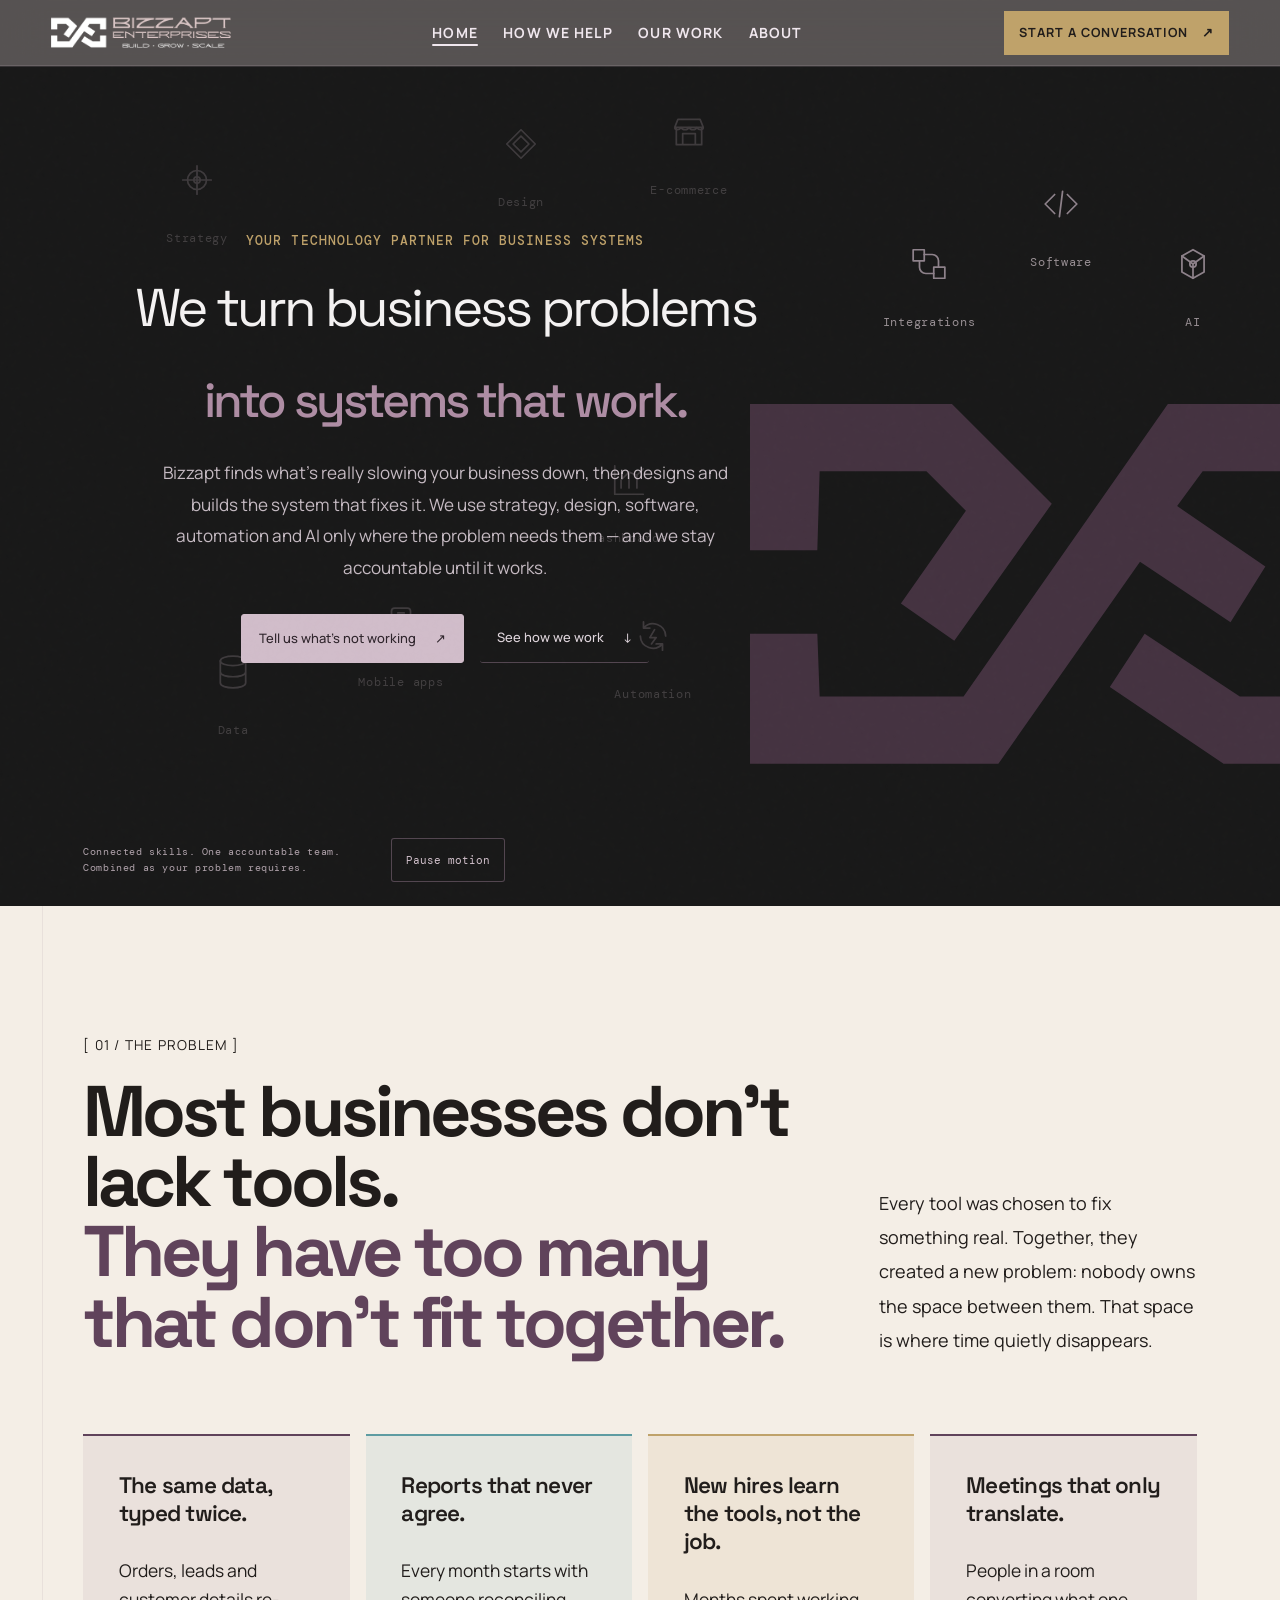
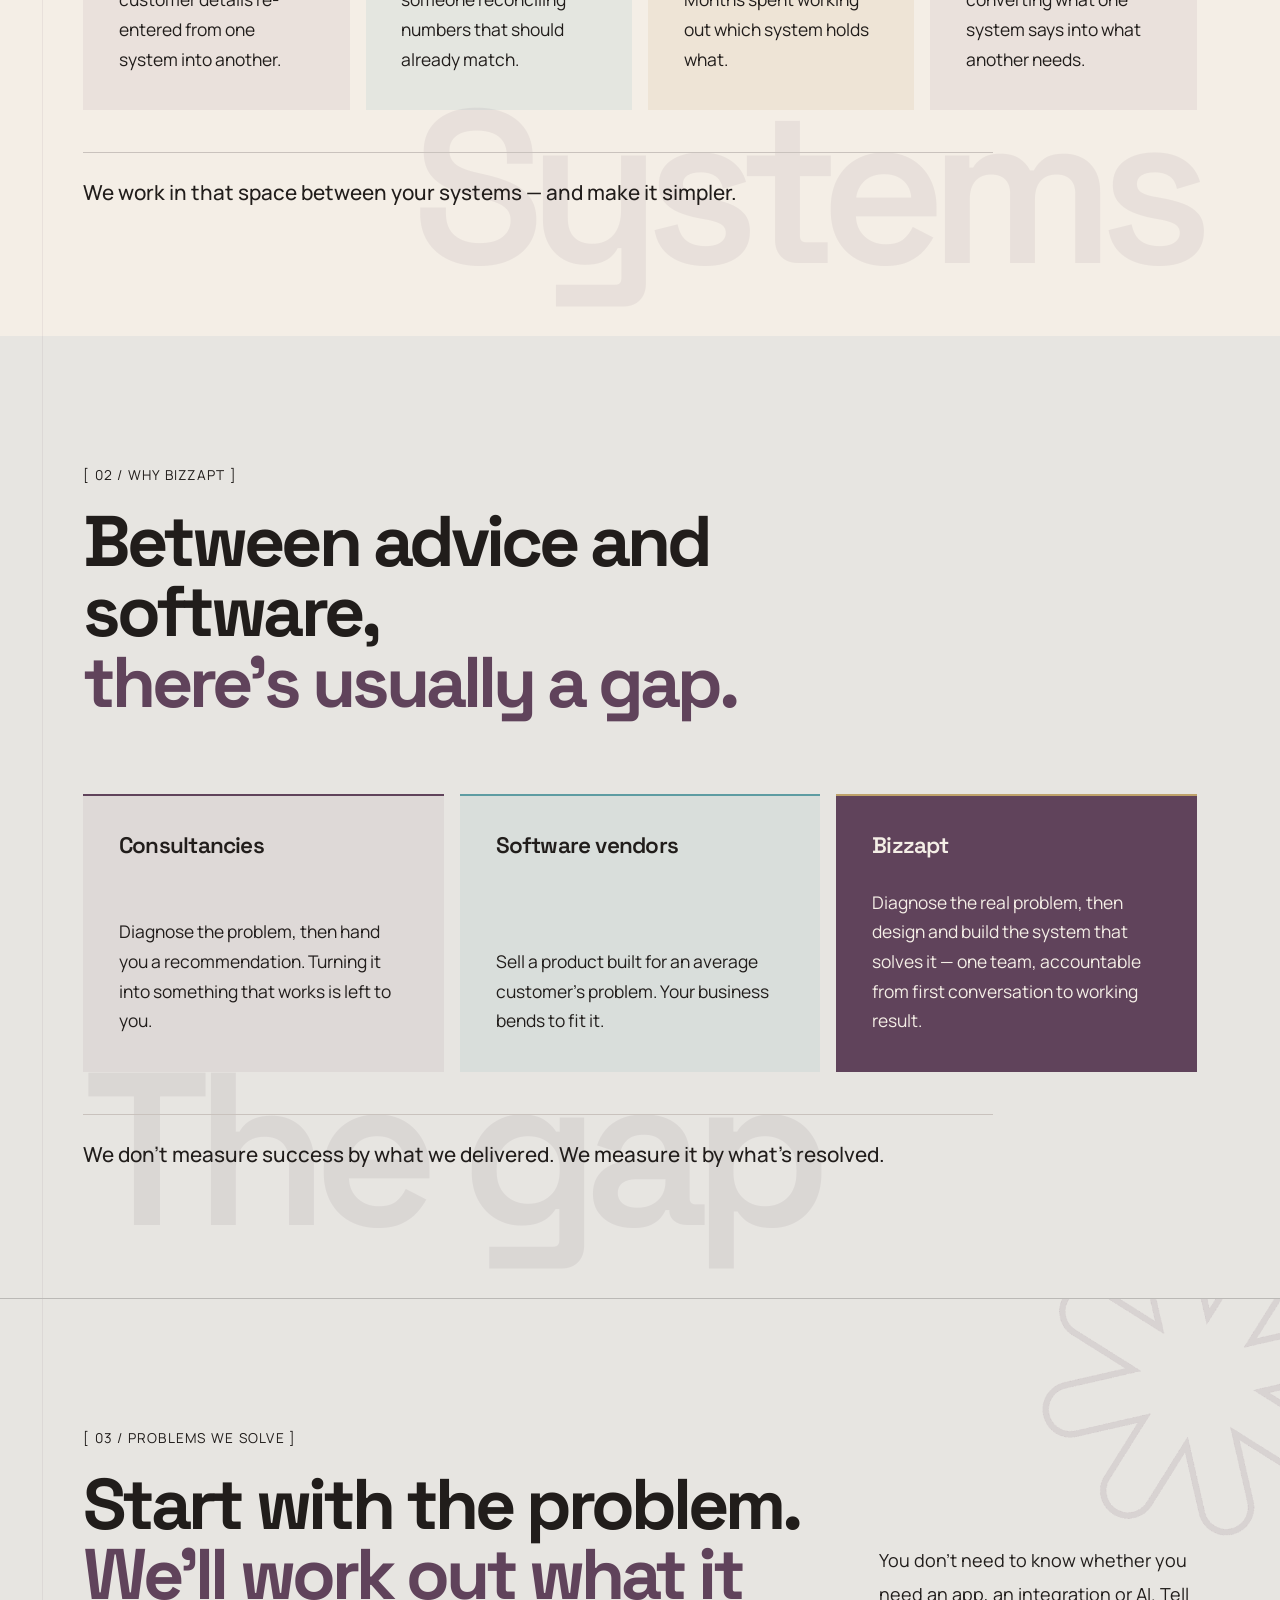
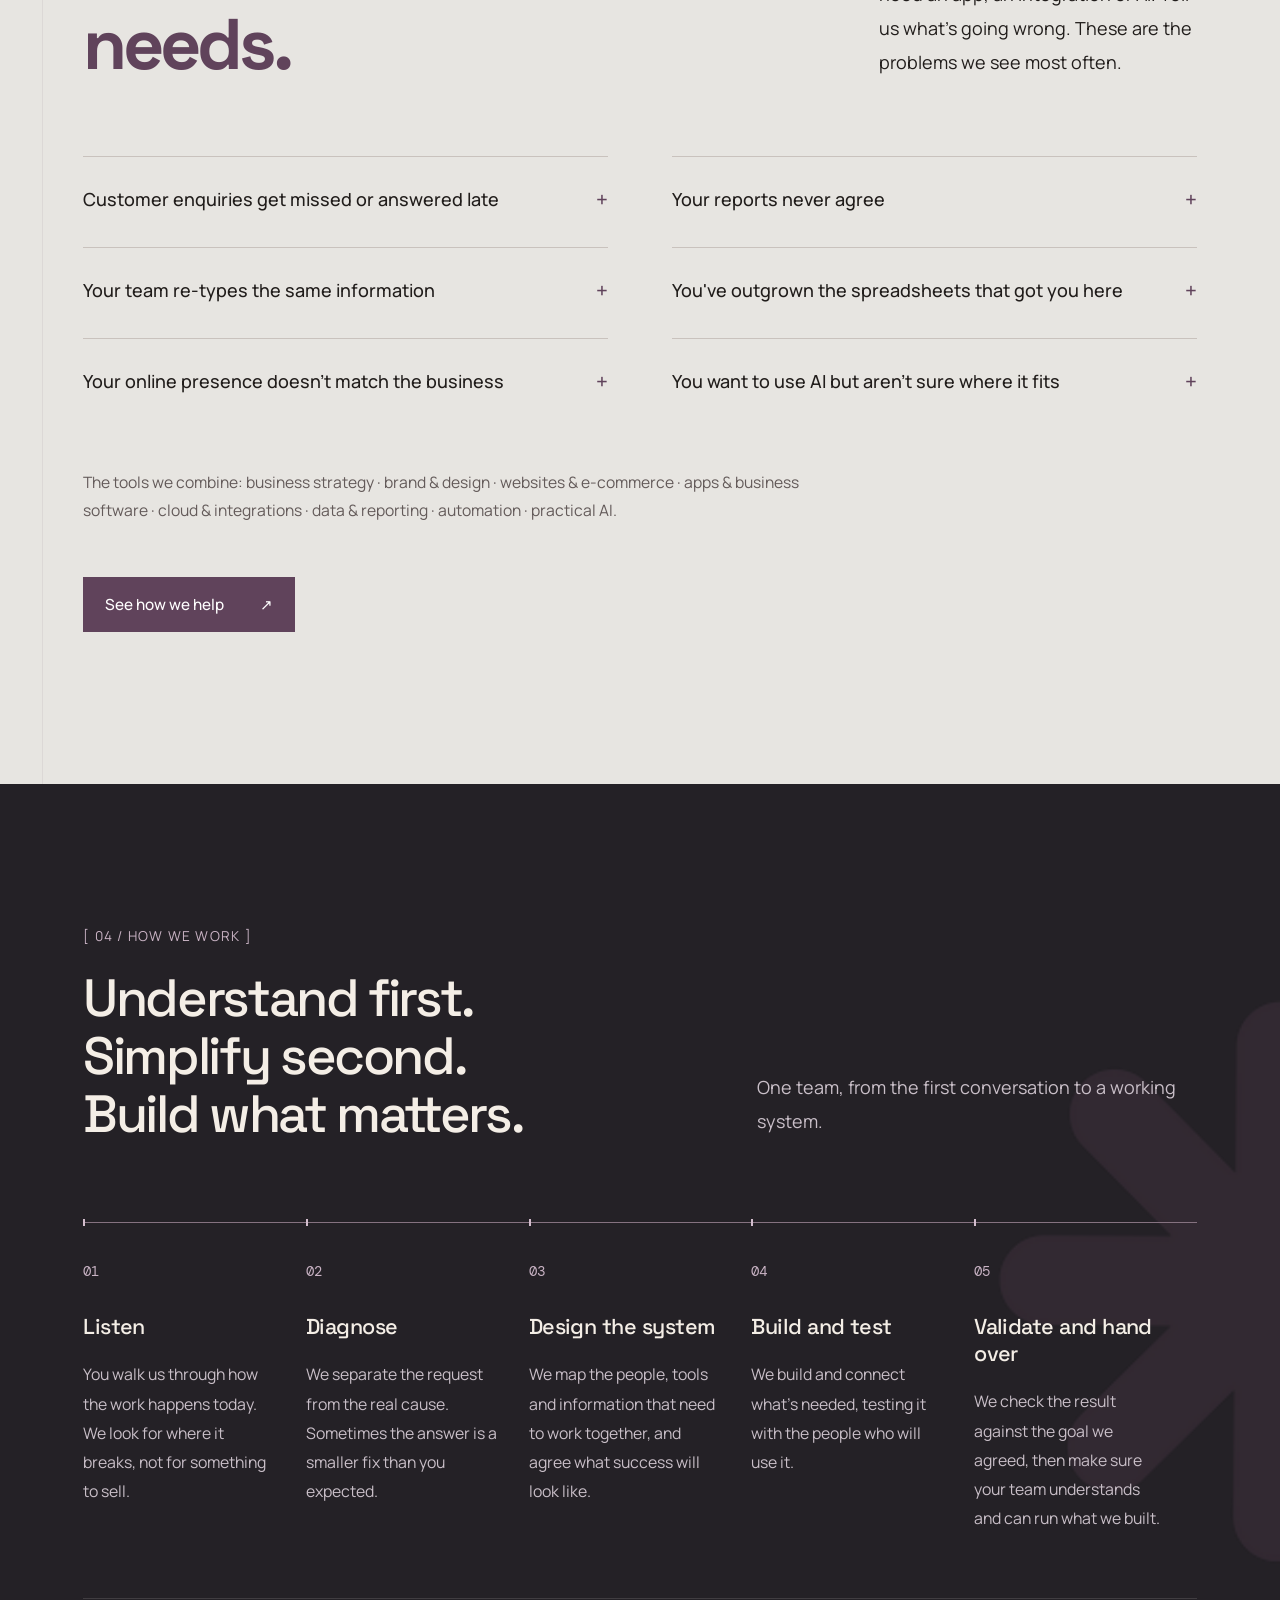
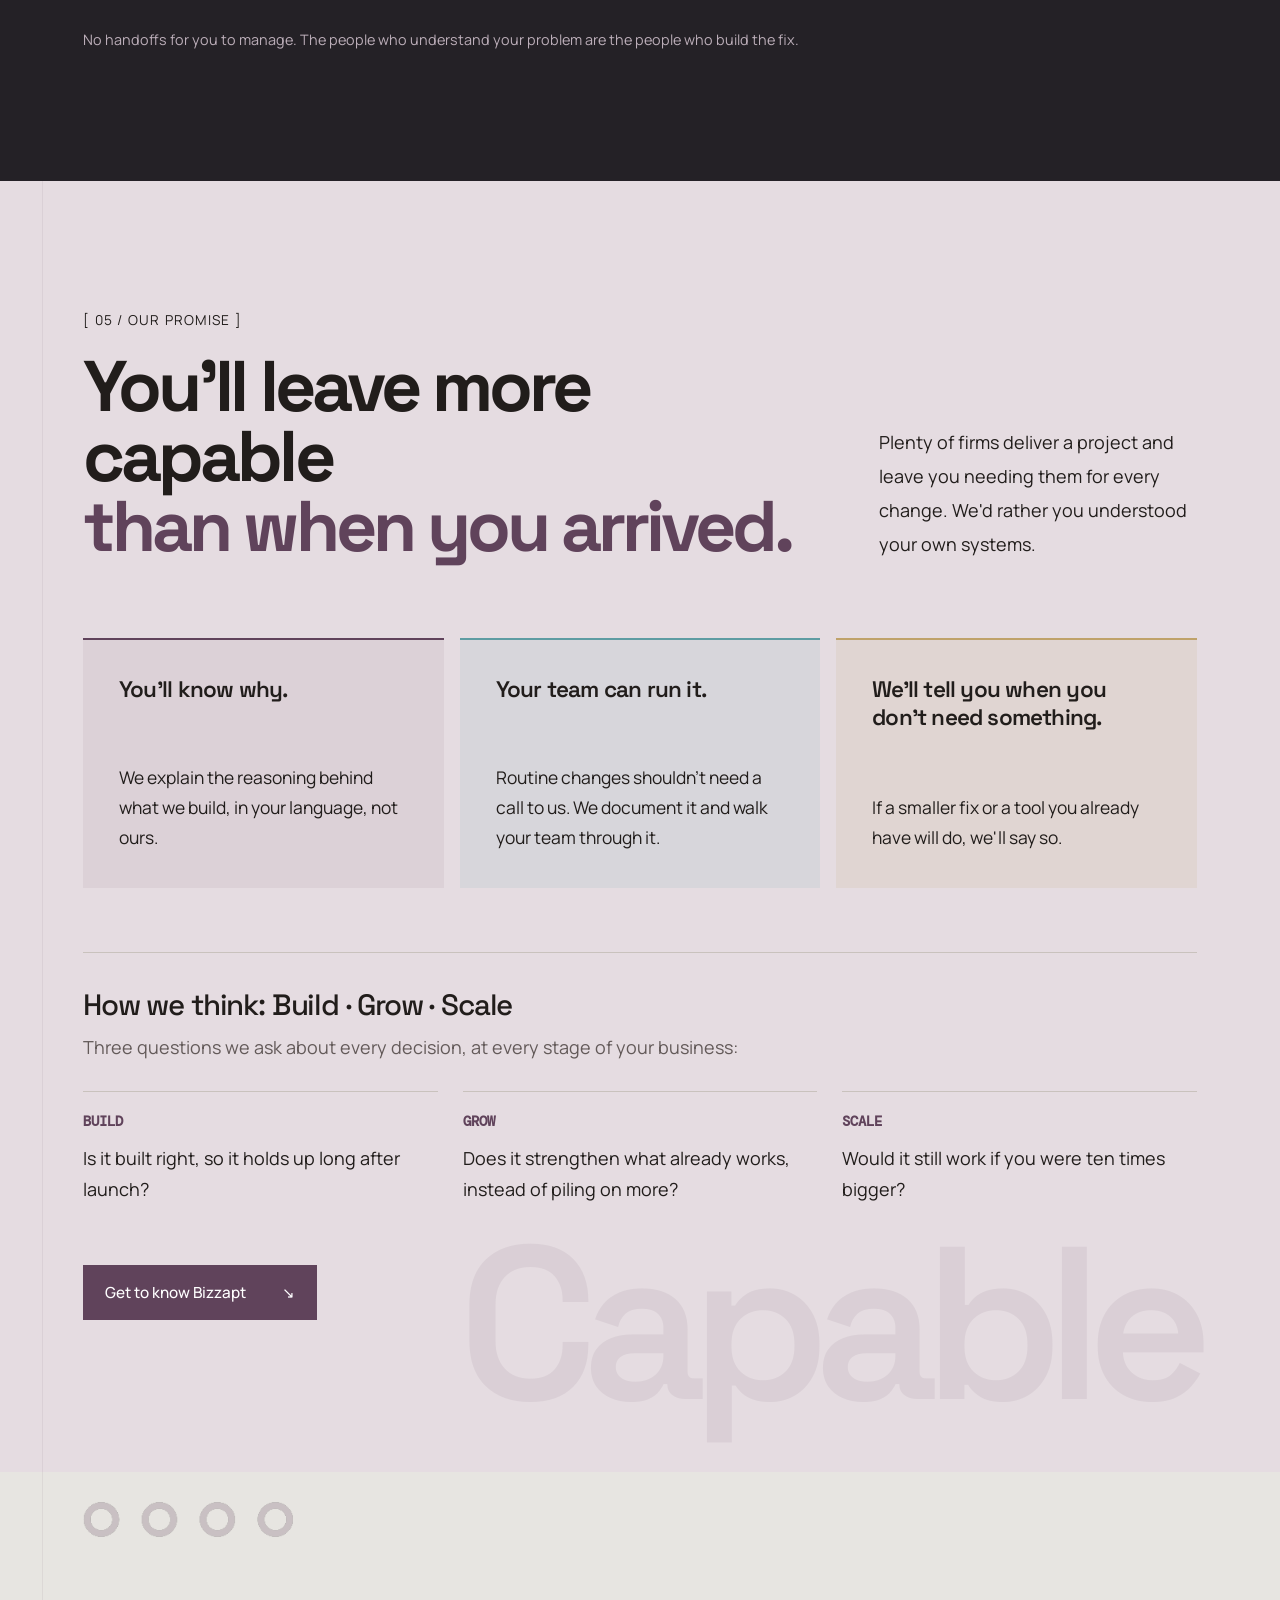
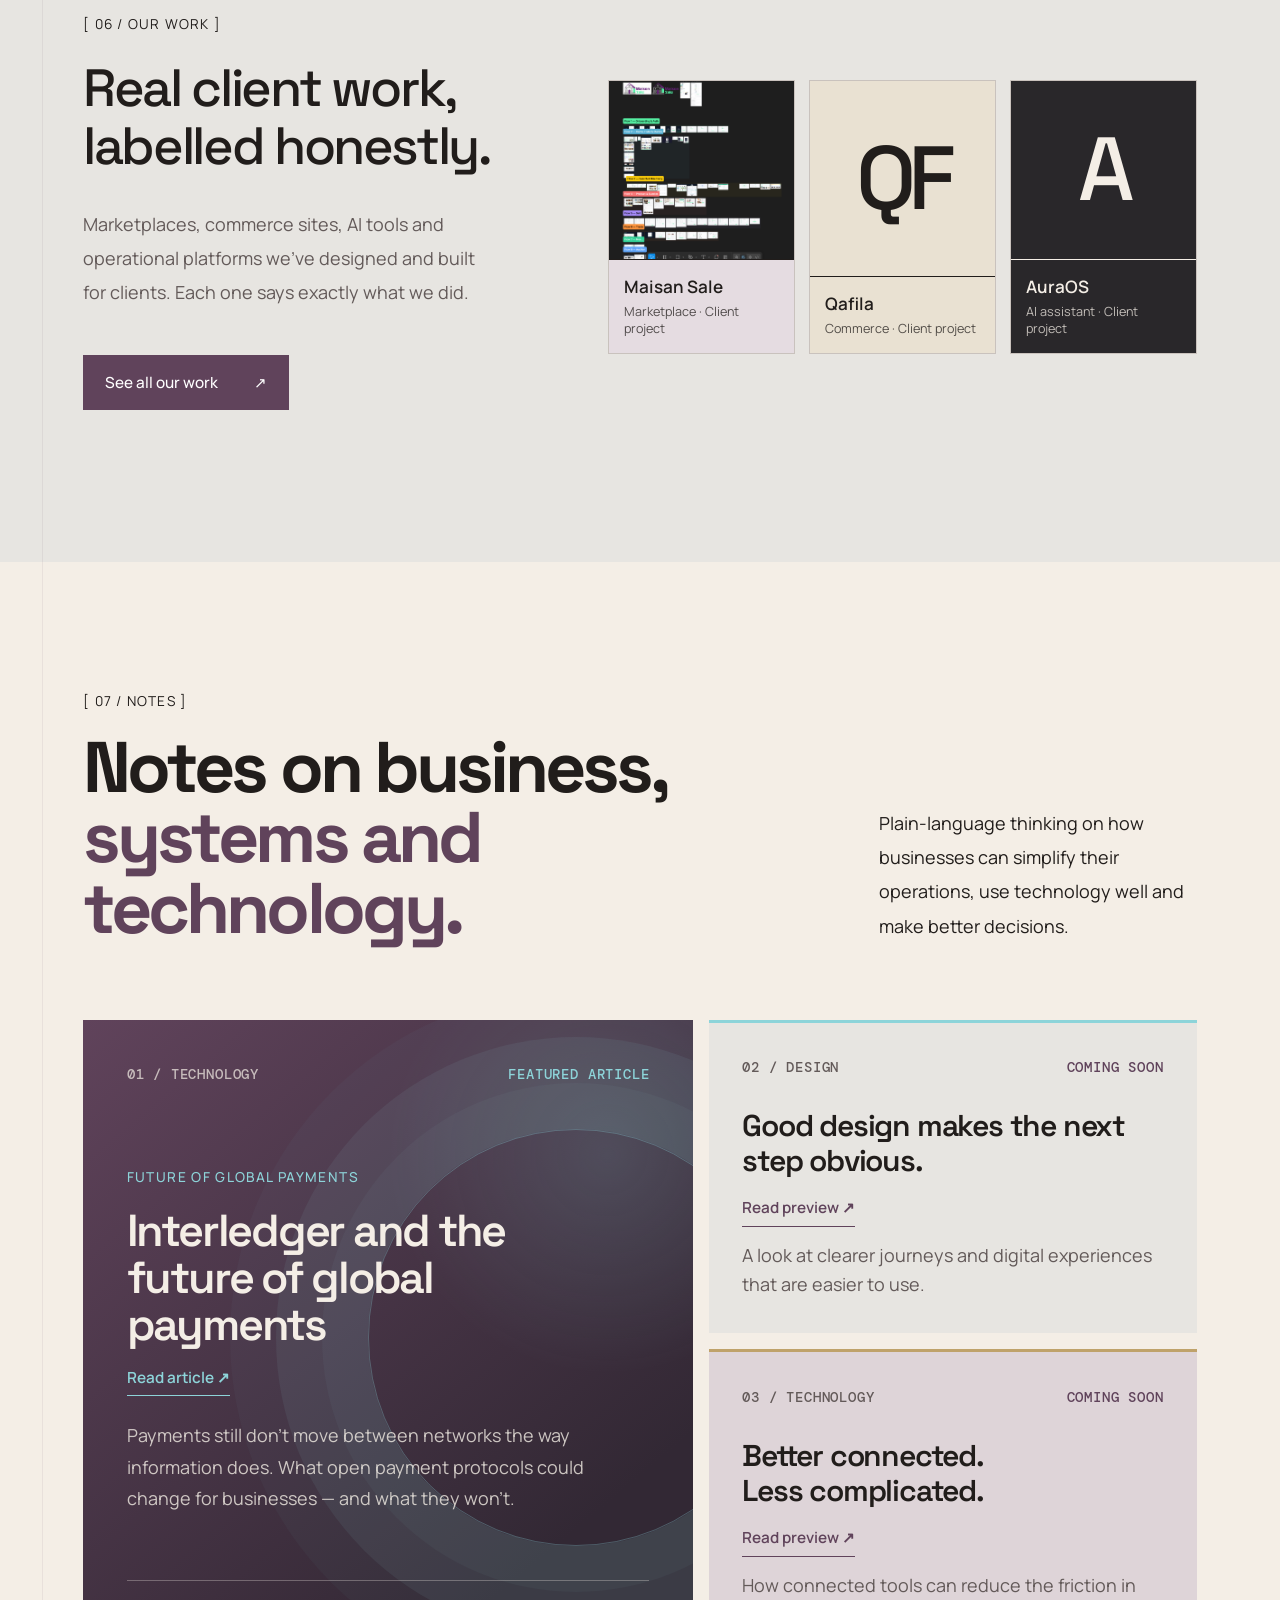
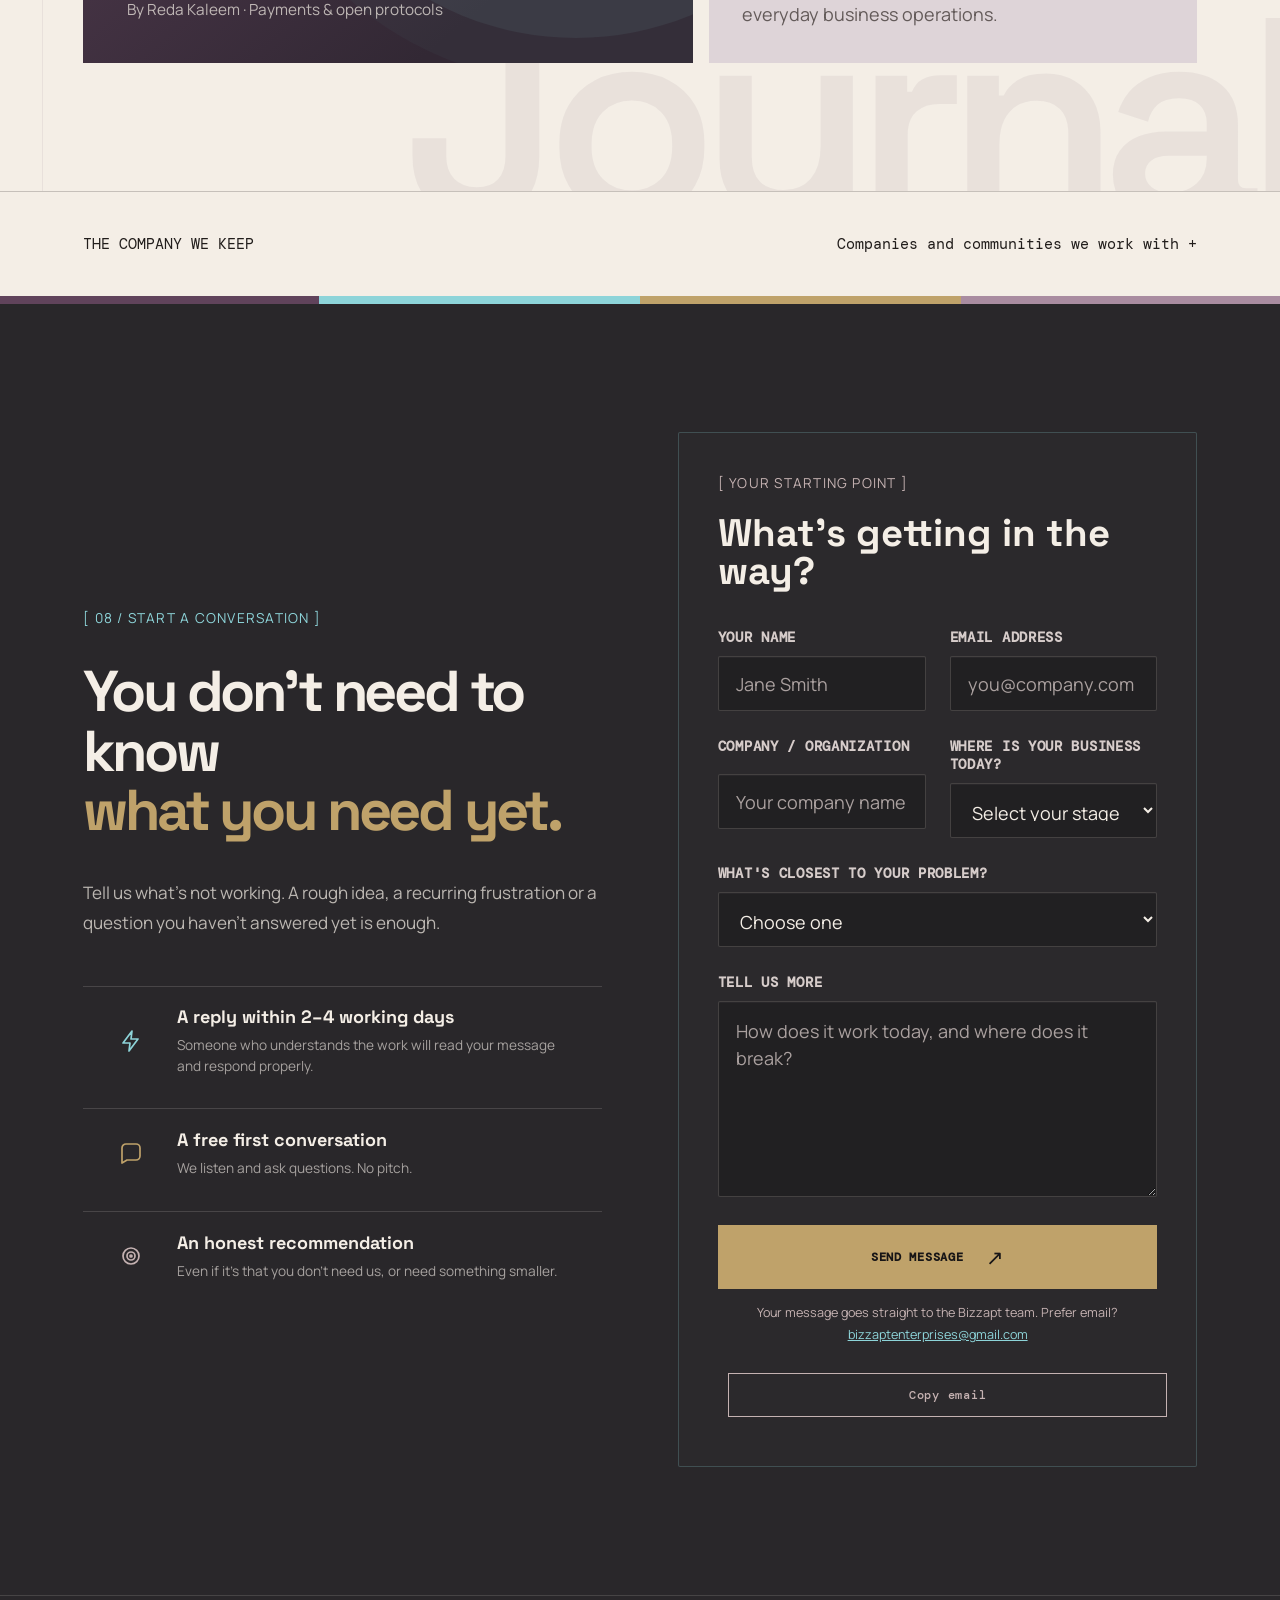
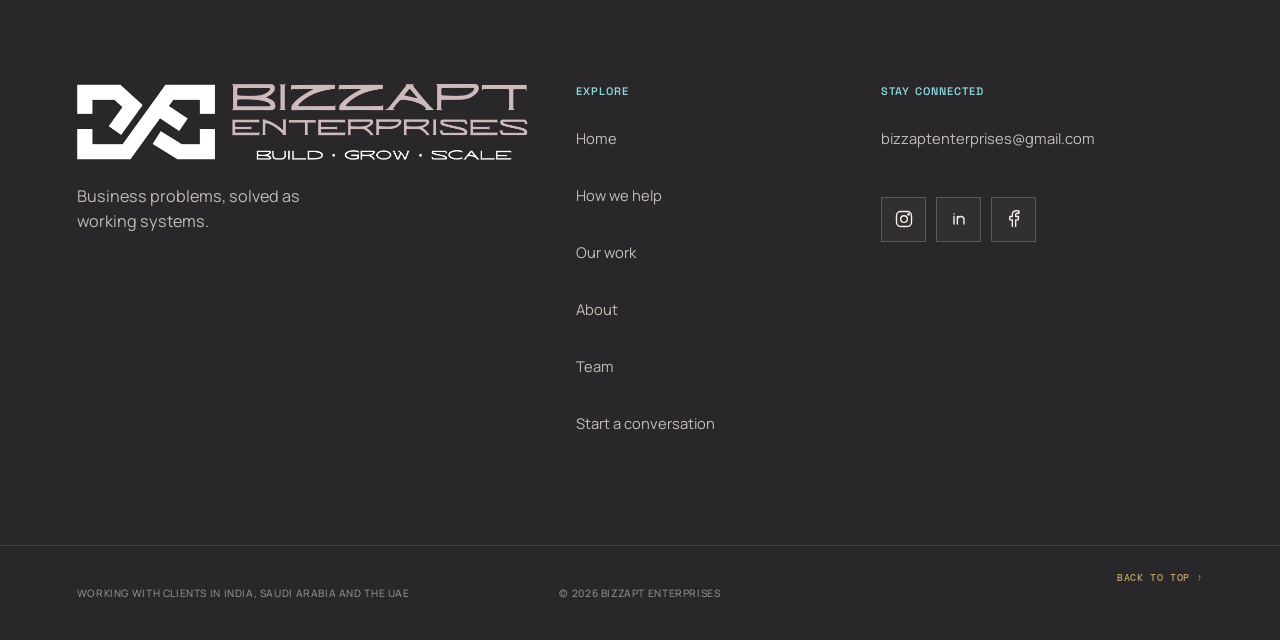
<file: index.html>
<!DOCTYPE html>

<html lang="en">
<head>
<meta charset="utf-8"/>
<meta content="width=device-width, initial-scale=1" name="viewport"/>
<meta content="Bizzapt finds what's slowing your business down, then designs and builds the system that fixes it — and stays accountable until it works." name="description"/>
<meta content="#f4eee6" name="theme-color"/>
<title>Bizzapt — Business problems, solved as working systems</title>
<link href="assets/logo.svg" media="(prefers-color-scheme: light)" rel="icon" type="image/svg+xml"/>
<link href="assets/favicon-dark.png" media="(prefers-color-scheme: dark)" rel="icon" type="image/png"/>
<link href="https://fonts.googleapis.com" rel="preconnect"/>
<link crossorigin="" href="https://fonts.gstatic.com" rel="preconnect"/>
<link href="https://fonts.googleapis.com/css2?family=DM+Mono:wght@400;500&amp;family=Manrope:wght@400;500;600;700;800&amp;family=Space+Grotesk:wght@400;500;600;700&amp;display=swap" rel="stylesheet"/>
<link href="styles.css" rel="stylesheet"/>
<link href="connections.css?v=spec-1" rel="stylesheet"/><meta content="Bizzapt" property="og:site_name"/><meta content="website" property="og:type"/><meta content="Bizzapt — Business problems, solved as working systems" property="og:title"/><meta content="Bizzapt finds what's slowing your business down, then designs and builds the system that fixes it — and stays accountable until it works." property="og:description"/><meta content="https://bizzapt-web.vercel.app/assets/bizzapt-social.png" property="og:image"/>
<meta content="1733" property="og:image:width"/>
<meta content="907" property="og:image:height"/>
<meta content="Bizzapt. Understand first. Simplify second. Build what matters." property="og:image:alt"/>
<meta content="summary_large_image" name="twitter:card"/>
<meta content="Bizzapt — Business problems, solved as working systems" name="twitter:title"/>
<meta content="Bizzapt finds what's slowing your business down, then designs and builds the system that fixes it — and stays accountable until it works." name="twitter:description"/>
<meta content="https://bizzapt-web.vercel.app/assets/bizzapt-social.png" name="twitter:image"/>
<link href="hero-field.css?v=6" rel="stylesheet"/><link href="typography.css?v=1" rel="stylesheet"/><link as="image" href="assets/brand-logo-dark.png" rel="preload"/><link href="spacing.css?v=blog-design-2" rel="stylesheet"/><link href="readability.css?v=1" rel="stylesheet"/><link href="homepage-spec.css?v=3" rel="stylesheet"/><link href="cursor-dot.css?v=4" rel="stylesheet"/></head>
<body class="connected-site connected-home"><a class="skip-link" href="#main-content">Skip to main content</a>
<div aria-hidden="true" class="noise"></div>
<header class="site-header is-dark">
<a aria-label="Bizzapt home" class="brand" href="index.html"><img alt="Bizzapt" class="brand-lockup" data-logo-dark="assets/brand-logo-dark.png" data-logo-light="assets/brand-logo-light-v2.png" decoding="async" height="90" src="assets/brand-logo-dark.png" width="525"/></a>
<button aria-controls="primary-navigation" aria-expanded="false" aria-label="Open navigation" class="menu-toggle" type="button">MENU</button>
<nav aria-label="Primary navigation" class="desktop-nav" id="primary-navigation">
<a aria-current="page" class="active" href="index.html">Home</a><a href="services.html">How we help</a><a href="projects.html">Our work</a><a href="about.html">About</a>
</nav>
<a class="nav-cta" href="#contact">Start a conversation <span aria-hidden="true">↗</span></a>
</header>
<main id="main-content" tabindex="-1">
<section aria-labelledby="hero-title" class="floating-hero"><img alt="Bizzapt" class="hero-brand-mark" height="390" loading="eager" src="assets/logo.svg" width="700"/><ul aria-label="Explore our connected capabilities" class="solution-field"><li class="floating-module" style="--home-x:15%;--home-y:17%;--module-index:0"><div class="float-motion"><a aria-describedby="hero-detail-strategy" aria-label="Explore Strategy" class="floating-solution" data-solution="strategy" href="#ecosystem"><span class="solution-symbol"><svg aria-hidden="true" viewbox="0 0 24 24"><path d="M12 3v18M3 12h18"></path><circle cx="12" cy="12" r="6"></circle><circle cx="12" cy="12" r="2"></circle></svg></span><span class="solution-name">Strategy</span><span class="solution-detail" id="hero-detail-strategy"><strong>Strategy</strong><span>Find the real problem before choosing a fix.</span></span></a></div></li><li class="floating-module" style="--home-x:41%;--home-y:12%;--module-index:1"><div class="float-motion"><a aria-describedby="hero-detail-brand" aria-label="Explore Design" class="floating-solution" data-solution="brand" href="#ecosystem"><span class="solution-symbol"><svg aria-hidden="true" viewbox="0 0 24 24"><path d="m12 3 9 9-9 9-9-9Z"></path><path d="m12 7 5 5-5 5-5-5Z"></path></svg></span><span class="solution-name">Design</span><span class="solution-detail" id="hero-detail-brand"><strong>Design</strong><span>Make the system easy to use and easy to trust.</span></span></a></div></li><li class="floating-module" style="--home-x:83%;--home-y:19%;--module-index:2"><div class="float-motion"><a aria-describedby="hero-detail-software" aria-label="Explore Software" class="floating-solution" data-solution="software" href="#ecosystem"><span class="solution-symbol"><svg aria-hidden="true" viewbox="0 0 24 24"><path d="m8 6-6 6 6 6m8-12 6 6-6 6m-3-14-2 16"></path></svg></span><span class="solution-name">Software</span><span class="solution-detail" id="hero-detail-software"><strong>Software</strong><span>Build tools around how your team actually works.</span></span></a></div></li><li class="floating-module" style="--home-x:18%;--home-y:75%;--module-index:3"><div class="float-motion"><a aria-describedby="hero-detail-data" aria-label="Explore Data" class="floating-solution" data-solution="data" href="#ecosystem"><span class="solution-symbol"><svg aria-hidden="true" viewbox="0 0 24 24"><ellipse cx="12" cy="5" rx="8" ry="3"></ellipse><path d="M4 5v14c0 4 16 4 16 0V5M4 12c0 4 16 4 16 0"></path></svg></span><span class="solution-name">Data</span><span class="solution-detail" id="hero-detail-data"><strong>Data</strong><span>Give everyone one version of the numbers.</span></span></a></div></li><li class="floating-module" style="--home-x:76%;--home-y:71%;--module-index:4"><div class="float-motion"><a aria-describedby="hero-detail-automation" aria-label="Explore Automation" class="floating-solution" data-solution="automation" href="#ecosystem"><span class="solution-symbol"><svg aria-hidden="true" viewbox="0 0 24 24"><path d="M6 7a8 8 0 0 1 14 5M18 17a8 8 0 0 1-14-5M6 3v4h4m8 14v-4h-4"></path><path d="m13 8-3 5h4l-3 4"></path></svg></span><span class="solution-name">Automation</span><span class="solution-detail" id="hero-detail-automation"><strong>Automation</strong><span>Remove the work people repeat by hand.</span></span></a></div></li><li class="floating-module" style="--home-x:90%;--home-y:48%;--module-index:5"><div class="float-motion"><a aria-describedby="hero-detail-ai" aria-label="Explore AI" class="floating-solution" data-solution="ai" href="#ecosystem"><span class="solution-symbol"><svg aria-hidden="true" viewbox="0 0 24 24"><path d="m12 3 7 4v10l-7 4-7-4V7Z"></path><path d="m5 7 7 5 7-5m-7 5v9"></path><circle cx="12" cy="12" r="2"></circle></svg></span><span class="solution-name">AI</span><span class="solution-detail" id="hero-detail-ai"><strong>AI</strong><span>Handle the volume; leave the judgment with people.</span></span></a></div></li><li class="floating-module" style="--home-x:54%;--home-y:11%;--module-index:6"><div class="float-motion"><a aria-describedby="hero-detail-commerce" aria-label="Explore E-commerce" class="floating-solution" data-solution="brand" href="#ecosystem"><span class="solution-symbol"><svg aria-hidden="true" viewBox="0 0 24 24"><path d="M3 9h18l-2-5H5L3 9Zm1 0v11h16V9M8 20v-7h8v7M3 9c0 2 3 2 4 0 1 2 4 2 5 0 1 2 4 2 5 0 1 2 4 2 4 0"></path></svg></span><span class="solution-name">E-commerce</span><span class="solution-detail" id="hero-detail-commerce"><strong>E-commerce</strong><span>Turn browsing into a clear buying journey.</span></span></a></div></li><li class="floating-module" style="--home-x:31%;--home-y:70%;--module-index:7"><div class="float-motion"><a aria-describedby="hero-detail-apps" aria-label="Explore Mobile apps" class="floating-solution" data-solution="software" href="#ecosystem"><span class="solution-symbol"><svg aria-hidden="true" viewBox="0 0 24 24"><rect x="6" y="2" width="12" height="20" rx="2"></rect><path d="M10 5h4m-3 14h2"></path></svg></span><span class="solution-name">Mobile apps</span><span class="solution-detail" id="hero-detail-apps"><strong>Mobile apps</strong><span>Put the right workflow in your team's hands.</span></span></a></div></li><li class="floating-module" style="--home-x:92%;--home-y:61%;--module-index:8"><div class="float-motion"><a aria-describedby="hero-detail-integrations" aria-label="Explore Integrations" class="floating-solution" data-solution="automation" href="#ecosystem"><span class="solution-symbol"><svg aria-hidden="true" viewBox="0 0 24 24"><rect x="2" y="3" width="7" height="7"></rect><rect x="15" y="14" width="7" height="7"></rect><path d="M9 6h5a4 4 0 0 1 4 4v4M15 18h-5a4 4 0 0 1-4-4v-4"></path></svg></span><span class="solution-name">Integrations</span><span class="solution-detail" id="hero-detail-integrations"><strong>Integrations</strong><span>Connect the tools your business already uses.</span></span></a></div></li><li class="floating-module" style="--home-x:49%;--home-y:84%;--module-index:9"><div class="float-motion"><a aria-describedby="hero-detail-dashboards" aria-label="Explore Dashboards" class="floating-solution" data-solution="data" href="#ecosystem"><span class="solution-symbol"><svg aria-hidden="true" viewBox="0 0 24 24"><path d="M3 21V3m0 18h18M7 17v-5m5 5V7m5 10V9m4-4-4 4-5-2-5 5"></path></svg></span><span class="solution-name">Dashboards</span><span class="solution-detail" id="hero-detail-dashboards"><strong>Dashboards</strong><span>Make the numbers easy to see and act on.</span></span></a></div></li></ul><div class="field-copy"><p class="field-eyebrow">Your technology partner for business systems</p><h1 id="hero-title">We turn business problems<br/><strong><em>into systems that work.</em></strong></h1><p class="field-description">Bizzapt finds what's really slowing your business down, then designs and builds the system that fixes it. We use strategy, design, software, automation and AI only where the problem needs them — and we stay accountable until it works.</p><div class="field-actions"><a class="field-primary" href="#contact">Tell us what's not working <span aria-hidden="true">↗</span></a><a class="field-secondary" href="#process">See how we work <span aria-hidden="true">↓</span></a></div></div><div class="field-footer"><span>Connected skills. One accountable team. Combined as your problem requires.</span><button aria-pressed="false" class="field-motion-toggle" type="button"><span data-motion-control-label="">Pause motion</span></button></div></section><section aria-labelledby="problem-title" class="connected-section home-problem" id="problem"><span aria-hidden="true" class="home-background-word">Systems</span><header class="connected-heading"><div><p class="section-tag">[ 01 / THE PROBLEM ]</p><h2 id="problem-title">Most businesses don't lack tools.<br/><em>They have too many that don't fit together.</em></h2></div><p>Every tool was chosen to fix something real. Together, they created a new problem: nobody owns the space between them. That space is where time quietly disappears.</p></header><div class="home-card-grid home-card-grid-four"><article><h3>The same data, typed twice.</h3><p>Orders, leads and customer details re-entered from one system into another.</p></article><article><h3>Reports that never agree.</h3><p>Every month starts with someone reconciling numbers that should already match.</p></article><article><h3>New hires learn the tools, not the job.</h3><p>Months spent working out which system holds what.</p></article><article><h3>Meetings that only translate.</h3><p>People in a room converting what one system says into what another needs.</p></article></div><p class="home-section-note">We work in that space between your systems — and make it simpler.</p></section><section aria-labelledby="why-title" class="connected-section home-why" id="why-bizzapt"><span aria-hidden="true" class="home-background-word">The gap</span><header class="connected-heading"><div><p class="section-tag">[ 02 / WHY BIZZAPT ]</p><h2 id="why-title">Between advice and software,<br/><em>there's usually a gap.</em></h2></div></header><div class="home-card-grid"><article><h3>Consultancies</h3><p>Diagnose the problem, then hand you a recommendation. Turning it into something that works is left to you.</p></article><article><h3>Software vendors</h3><p>Sell a product built for an average customer's problem. Your business bends to fit it.</p></article><article class="is-bizzapt"><h3>Bizzapt</h3><p>Diagnose the real problem, then design and build the system that solves it — one team, accountable from first conversation to working result.</p></article></div><p class="home-section-note">We don't measure success by what we delivered. We measure it by what's resolved.</p></section>
<section aria-labelledby="ecosystem-title" class="connected-section ecosystem" id="ecosystem">
<header class="connected-heading"><div><p class="section-tag">[ 03 / PROBLEMS WE SOLVE ]</p><h2 id="ecosystem-title">Start with the problem.<br/><em>We'll work out what it needs.</em></h2></div><p>You don't need to know whether you need an app, an integration or AI. Tell us what's going wrong. These are the problems we see most often.</p></header>
<span aria-hidden="true" id="solutions"></span><div class="ecosystem-simple home-problems-grid"><details class="ecosystem-service"><summary data-node="strategy">Customer enquiries get missed or answered late<span aria-hidden="true">+</span></summary><p>A website, CRM and automated follow-up connected, so every enquiry has an owner and nothing waits in an inbox.</p></details><details class="ecosystem-service"><summary data-node="data">Your reports never agree<span aria-hidden="true">+</span></summary><p>One source of truth for the numbers, so the weekly reconciliation disappears instead of getting faster.</p></details><details class="ecosystem-service"><summary data-node="automation">Your team re-types the same information<span aria-hidden="true">+</span></summary><p>Systems that share data with each other, so it's entered once.</p></details><details class="ecosystem-service"><summary data-node="software">You've outgrown the spreadsheets that got you here<span aria-hidden="true">+</span></summary><p>Software built around how your business actually runs, including its exceptions.</p></details><details class="ecosystem-service"><summary data-node="brand">Your online presence doesn't match the business<span aria-hidden="true">+</span></summary><p>A clear brand and website that explain what you do and turn interest into enquiries or sales.</p></details><details class="ecosystem-service"><summary data-node="ai">You want to use AI but aren't sure where it fits<span aria-hidden="true">+</span></summary><p>AI on the repetitive, high-volume parts of the work, with people reviewing anything that matters.</p></details></div>
<p class="home-tools-line">The tools we combine: business strategy · brand &amp; design · websites &amp; e-commerce · apps &amp; business software · cloud &amp; integrations · data &amp; reporting · automation · practical AI.</p><a class="peek-cta" href="services.html">See how we help <span aria-hidden="true">↗</span></a></section>
<section aria-labelledby="process-title" class="work-timeline" id="process">
<div aria-hidden="true" class="work-flower"><img alt="" decoding="async" height="269" loading="lazy" src="assets/design-library/asterisk-plum.png" width="269"/></div>
<header class="work-timeline-heading"><div><p class="section-tag">[ 04 / HOW WE WORK ]</p><h2 id="process-title">Understand first. Simplify second.<br/><em>Build what matters.</em></h2></div><p>One team, from the first conversation to a working system.</p></header>
<ol class="work-timeline-steps"><li><span aria-hidden="true" class="work-step-number">01</span><h3>Listen</h3><p>You walk us through how the work happens today. We look for where it breaks, not for something to sell.</p></li><li><span aria-hidden="true" class="work-step-number">02</span><h3>Diagnose</h3><p>We separate the request from the real cause. Sometimes the answer is a smaller fix than you expected.</p></li><li><span aria-hidden="true" class="work-step-number">03</span><h3>Design the system</h3><p>We map the people, tools and information that need to work together, and agree what success will look like.</p></li><li><span aria-hidden="true" class="work-step-number">04</span><h3>Build and test</h3><p>We build and connect what's needed, testing it with the people who will use it.</p></li><li><span aria-hidden="true" class="work-step-number">05</span><h3>Validate and hand over</h3><p>We check the result against the goal we agreed, then make sure your team understands and can run what we built.</p></li></ol><p class="work-timeline-note">No handoffs for you to manage. The people who understand your problem are the people who build the fix.</p></section><section aria-labelledby="promise-title" class="connected-section home-promise" id="promise"><span aria-hidden="true" class="home-background-word">Capable</span><header class="connected-heading"><div><p class="section-tag">[ 05 / OUR PROMISE ]</p><h2 id="promise-title">You'll leave more capable<br/><em>than when you arrived.</em></h2></div><p>Plenty of firms deliver a project and leave you needing them for every change. We'd rather you understood your own systems.</p></header><div class="home-card-grid"><article><h3>You'll know why.</h3><p>We explain the reasoning behind what we build, in your language, not ours.</p></article><article><h3>Your team can run it.</h3><p>Routine changes shouldn't need a call to us. We document it and walk your team through it.</p></article><article><h3>We'll tell you when you don't need something.</h3><p>If a smaller fix or a tool you already have will do, we'll say so.</p></article></div><div class="home-promise-thinking"><h3>How we think: Build · Grow · Scale</h3><p>Three questions we ask about every decision, at every stage of your business:</p><dl><div><dt>Build</dt><dd>Is it built right, so it holds up long after launch?</dd></div><div><dt>Grow</dt><dd>Does it strengthen what already works, instead of piling on more?</dd></div><div><dt>Scale</dt><dd>Would it still work if you were ten times bigger?</dd></div></dl><a class="peek-cta" href="about.html">Get to know Bizzapt <span aria-hidden="true">↘</span></a></div></section>

<section aria-labelledby="work-title" class="connected-section project-peek" id="work">
<img alt="" aria-hidden="true" class="section-pattern peek-rings" decoding="async" height="45" loading="lazy" src="assets/design-library/circles-plum.png" width="265"/>
<div class="project-peek-copy"><p class="section-tag">[ 06 / OUR WORK ]</p><h2 id="work-title">Real client work,<br/><em>labelled honestly.</em></h2><p>Marketplaces, commerce sites, AI tools and operational platforms we've designed and built for clients. Each one says exactly what we did.</p><a class="peek-cta" href="projects.html">See all our work <span aria-hidden="true">↗</span></a></div>
<div class="home-work-cards"><a href="projects.html#maisan-sale"><img alt="Maisan Sale marketplace interface preview" loading="lazy" src="assets/projects/maisan-sale/flow-overview.png"/><span>Maisan Sale <small>Marketplace · Client project</small></span></a><a class="tone-gold" href="projects.html#qafila"><b aria-hidden="true">QF</b><span>Qafila <small>Commerce · Client project</small></span></a><a class="tone-dark" href="projects.html#auraos"><b aria-hidden="true">A</b><span>AuraOS <small>AI assistant · Client project</small></span></a></div>
</section>
<section aria-labelledby="blog-title" class="connected-section blog-preview" id="blog">
<span aria-hidden="true" class="blog-wordmark">Journal</span>
<header class="connected-heading"><div><p class="section-tag">[ 07 / NOTES ]</p><h2 id="blog-title">Notes on business,<br/><em>systems and technology.</em></h2></div><p>Plain-language thinking on how businesses can simplify their operations, use technology well and make better decisions.</p></header>
<div class="blog-editorial">
<article class="blog-feature"><div class="blog-entry-meta"><span>01 / TECHNOLOGY</span><span>FEATURED ARTICLE</span></div><div class="blog-feature-body"><p class="blog-feature-label">FUTURE OF GLOBAL PAYMENTS</p><h3><button aria-controls="blog-dialog" aria-haspopup="dialog" class="blog-title-button" data-blog-open="interledger" type="button">Interledger and the future of global payments<span class="blog-open-hint">Read article ↗</span></button></h3><p>Payments still don't move between networks the way information does. What open payment protocols could change for businesses — and what they won't.</p></div><div class="blog-entry-footer">By Reda Kaleem · Payments &amp; open protocols</div></article>
<div class="blog-side-stories"><article class="blog-short"><div class="blog-entry-meta"><span>02 / DESIGN</span><span>COMING SOON</span></div><h3><button aria-controls="blog-dialog" aria-haspopup="dialog" class="blog-title-button" data-blog-open="design" type="button">Good design makes the next step obvious.<span class="blog-open-hint">Read preview ↗</span></button></h3><p>A look at clearer journeys and digital experiences that are easier to use.</p></article><article class="blog-short"><div class="blog-entry-meta"><span>03 / TECHNOLOGY</span><span>COMING SOON</span></div><h3><button aria-controls="blog-dialog" aria-haspopup="dialog" class="blog-title-button" data-blog-open="technology" type="button">Better connected.<br/>Less complicated.<span class="blog-open-hint">Read preview ↗</span></button></h3><p>How connected tools can reduce the friction in everyday business operations.</p></article></div>
</div>
</section>
<details class="partner-disclosure"><summary><span>THE COMPANY WE KEEP</span><span>Companies and communities we work with +</span></summary><section aria-labelledby="partners-title" class="partners">
<header class="partners-head">
<div><p class="section-tag">[ WHERE WE WORK AND LEARN ]</p><h2 id="partners-title">Where we work<br/><em>and learn.</em></h2></div>
<div aria-label="Filter partners" class="partner-filters" role="group">
<button aria-pressed="true" class="active" data-partner-filter="all" type="button">ALL</button>
<button aria-pressed="false" data-partner-filter="company" type="button">COMPANIES</button>
<button aria-pressed="false" data-partner-filter="community" type="button">COMMUNITIES</button>
</div>
</header>
<div aria-live="polite" class="partner-cards">
<article class="partner-card" data-partner-type="company"><div class="partner-image has-logo"><img alt="Double Digits logo" decoding="async" loading="lazy" src="assets/partners/double-digits.png"/></div><div><small>CLIENT / 01</small><h3>Double Digits</h3></div></article>
<article class="partner-card" data-partner-type="company"><div class="partner-image has-logo"><img alt="Lords Skill Academy logo" decoding="async" loading="lazy" src="assets/partners/lords-skill-academy.png"/></div><div><small>CLIENT / 02</small><h3>Lords Skill Academy</h3></div></article>
<article class="partner-card" data-partner-type="community"><div class="partner-image has-logo"><img alt="IEEE logo" decoding="async" loading="lazy" src="assets/partners/ieee.jpeg"/></div><div><small>COMMUNITY / 01</small><h3>IEEE</h3></div></article>

<article class="partner-card" data-partner-type="community"><div class="partner-image has-logo"><img alt="CodeWave Hub logo" decoding="async" loading="lazy" src="assets/partners/codewave-hub.png"/></div><div><small>COMMUNITY / 03</small><h3>CodeWave Hub</h3></div></article>

<!-- TODO: Add E-Cell when its logo is supplied. --></div>
</section></details>
<section aria-labelledby="contact-title" class="contact" id="contact">
<div class="contact-copy">
<p class="section-tag">[ 08 / START A CONVERSATION ]</p>
<h2 id="contact-title">You don’t need to know<br/><em>what you need yet.</em></h2>
<p class="contact-lead">Tell us what's not working. A rough idea, a recurring frustration or a question you haven't answered yet is enough.</p>
<div class="contact-promises">
<article><span aria-hidden="true"><svg viewbox="0 0 24 24"><path d="m13 2-9 12h7l-1 8 9-12h-7l1-8Z"></path></svg></span><div><h3>A reply within 2–4 working days</h3><p>Someone who understands the work will read your message and respond properly.</p></div></article>
<article><span aria-hidden="true"><svg viewbox="0 0 24 24"><path d="M21 15a4 4 0 0 1-4 4H8l-5 3V7a4 4 0 0 1 4-4h10a4 4 0 0 1 4 4v8Z"></path></svg></span><div><h3>A free first conversation</h3><p>We listen and ask questions. No pitch.</p></div></article>
<article><span aria-hidden="true"><svg viewbox="0 0 24 24"><circle cx="12" cy="12" r="8"></circle><circle cx="12" cy="12" r="4"></circle><circle cx="12" cy="12" r="1"></circle></svg></span><div><h3>An honest recommendation</h3><p>Even if it's that you don't need us, or need something smaller.</p></div></article>
</div>
</div>
<form action="https://formspree.io/f/xzebpoby" class="contact-form" id="project-form" method="POST">
<input name="_subject" type="hidden" value="New Bizzapt project enquiry"/>
<div class="form-heading"><p class="section-tag">[ YOUR STARTING POINT ]</p><h3>What's getting in the way?</h3></div>
<div class="form-grid">
<label><span>Your name</span><input autocomplete="name" name="name" placeholder="Jane Smith" required="" type="text"/></label>
<label><span>Email address</span><input autocomplete="email" name="email" placeholder="you@company.com" required="" type="email"/></label>
<label><span>Company / organization</span><input autocomplete="organization" name="company" placeholder="Your company name" type="text"/></label>
<label><span>Where is your business today?</span><select name="stage" required=""><option disabled="" selected="" value="">Select your stage</option><option>Just getting started</option><option>Growing, and systems are starting to strain</option><option>Established, with tools that don't fit together</option><option>Large organisation, specific problem to solve</option></select></label>
<label class="form-wide"><span>What's closest to your problem?</span><select name="accomplishment" required=""><option disabled="" selected="" value="">Choose one</option><option>Things fall through the cracks (enquiries, follow-ups, tasks)</option><option>Our numbers and reports don't agree</option><option>We do too much by hand</option><option>Our tools don't talk to each other</option><option>Our website or brand doesn't reflect the business</option><option>We're launching something new</option><option>We want to know where AI fits</option><option>Not sure yet</option></select></label>
<label class="form-wide"><span>Tell us more</span><textarea name="message" placeholder="How does it work today, and where does it break?" required="" rows="6"></textarea></label>
</div>
<button data-default-label="SEND MESSAGE" type="submit">SEND MESSAGE <span aria-hidden="true">↗</span></button>
<p class="form-note" id="form-note">Your message goes straight to the Bizzapt team. Prefer email? <a href="mailto:bizzaptenterprises@gmail.com">bizzaptenterprises@gmail.com</a> <button class="contact-copy-email" data-copy-email="bizzaptenterprises@gmail.com" type="button">Copy email</button><small aria-live="polite" class="copy-status"></small></p>
<p aria-live="polite" class="form-status" hidden="" id="form-status" role="status"></p>
</form>
</section>
<dialog aria-describedby="blog-dialog-description" aria-labelledby="blog-dialog-title" class="blog-dialog" id="blog-dialog"><button aria-label="Close article preview" autofocus="" class="blog-dialog-close" data-blog-close="" type="button">×</button><p class="section-tag" data-blog-category=""></p><h2 id="blog-dialog-title"></h2><p class="blog-author" data-blog-author="" hidden=""></p><p data-blog-description="" id="blog-dialog-description"></p><p class="blog-dialog-preview" data-blog-preview=""></p><div class="blog-article-content" data-blog-content=""></div><div class="blog-dialog-footer"><a class="peek-cta" data-blog-external="" hidden="" rel="noopener noreferrer" target="_blank">Read full article <span aria-hidden="true">↗</span><span class="blog-external-note">Opens in a new tab</span></a><p data-blog-pending="">Full article coming soon.</p></div></dialog><template id="blog-interledger-content"><p>What happens when value can move between networks the way information moves between computers?</p><p>A photo can cross the world before you finish this sentence. Money still has to negotiate banks, currencies, payment providers, fees and—on a bad day—a heroic amount of waiting.</p><p><strong>That mismatch is the problem Interledger is built to rethink.</strong></p><p><strong>The goal is not one giant global payment system. It is many systems that know how to talk to one another.</strong></p><img alt="" height="919" loading="lazy" src="assets/blog/interledger/image2.png" width="2046"/><p><strong>Visual 1. Traditional cross-border payments add network-specific hand-offs; Interledger introduces a shared routing layer.  Source: </strong><a href="https://interledger.org/developers/get-started/" rel="noopener noreferrer" target="_blank"><strong>Interledger Protocol overview</strong></a></p><h3>First, the uncomfortable number</h3><p>The World Bank’s latest published quarterly report puts the global average cost of sending a $200 remittance at <strong>6.36%</strong>. Banks averaged <strong>14.99%</strong>—while the UN target is below 3% by 2030.</p><p>Digital options are cheaper on average, but “cheaper” is not the same as “frictionless.” Cross-border payments still trail domestic payments on cost, speed, access and transparency; the BIS identifies limited interoperability as a central constraint.</p><img alt="" height="920" loading="lazy" src="assets/blog/interledger/image1.png" width="2046"/><p><strong>Visual 2. Selected Q3 2025 remittance-cost benchmarks. “MTO” means money-transfer operator.  Source: </strong><a href="https://remittanceprices.worldbank.org/sites/default/files/2026-04/RPW_main_report_and_annex_Q325.pdf" rel="noopener noreferrer" target="_blank"><strong>World Bank, Remittance Prices Worldwide Q3 2025</strong></a></p><p><strong>Target reference: </strong><a href="https://sdgs.un.org/goals/goal10" rel="noopener noreferrer" target="_blank"><strong>UN Sustainable Development Goal 10.c</strong></a></p><h3>So what does Interledger actually do?</h3><p>Interledger Protocol (ILP) is an open protocol suite for sending <strong>packets of value</strong> across independent payment networks. A sender sends packets; connectors forward them—potentially applying currency conversion—and a receiver fulfils or rejects them.</p><p>A larger payment can be split into many small packets. That makes the protocol a natural foundation for low-value and streaming-payment ideas. ILP is not a new bank, wallet or currency. It is infrastructure designed to connect them.</p><h3>Then Open Payments makes it usable</h3><p>Interledger answers <strong>how value can move</strong>. <strong>Open Payments</strong> gives applications a standard way to set up payments between enabled accounts—using resources for incoming payments, quotes and outgoing payments, plus delegated authorization.</p><p>Its wallet addresses are public HTTPS identifiers, such as <strong>https://wallet.example/reda</strong>. Simple on the surface; provider infrastructure underneath.</p><h3>From payment buttons to payment flows</h3><p>Most online payments are events: click, pay, done. Packetized value makes a different design space imaginable—money that moves in tiny amounts as content, compute or services are consumed.</p><img alt="" height="1211" loading="lazy" src="assets/blog/interledger/image3.png" width="2047"/><p><strong>Visual 3. Four builder-facing patterns enabled by small, programmable transfers.  Source: </strong><a href="https://interledger.org/developers/rfcs/interledger-architecture/" rel="noopener noreferrer" target="_blank"><strong>Interledger architecture</strong></a></p><p>A reader could tip a creator a few paise while reading. A wallet could pay another provider across currencies. A product could charge for one API call instead of one monthly subscription. An AI agent could—once explicitly authorized—purchase a query or burst of compute without opening a checkout page.</p><p>The important word is <strong>could</strong>. Interledger supplies routing primitives, not instant product-market fit. Someone still has to build the provider relationships, permissions, user experience and economics.</p><h3>Connected money needs connected evidence</h3><p>Interoperability can spread a single transaction across more systems. When something goes wrong, investigators may need to correlate transaction IDs, timestamps, authorization events, quotes and provider logs to reconstruct the route.</p><img alt="" height="761" loading="lazy" src="assets/blog/interledger/image4.png" width="2046"/><p><strong>Visual 4. A conceptual digital-forensics trail around an interoperable payment. Digital forensics is a complementary investigation layer—not a component of ILP itself.</strong></p><p>The research question is compelling: can investigators reconstruct the journey of money with the same discipline cybersecurity teams use to reconstruct an attack? Doing that well requires trustworthy logs, clock synchronization, evidence retention, access controls and cooperation across providers and jurisdictions.</p><h3>A protocol cannot delete reality</h3><p>Interledger addresses one huge piece of the puzzle: <strong>interoperability</strong>. It does not make regulation, KYC/AML, sanctions checks, liquidity, foreign-exchange risk, fraud, disputes, taxation or consumer protection disappear. The BIS is blunt on this point: technical innovation alone cannot overcome every institutional difference in cross-border payments.</p><p><strong>Interledger is best understood as a common route—not a magic shortcut around finance.</strong></p><h3>Traditional vs. interoperable</h3><div class="blog-table"><table><tr><th><p><strong>Lens</strong></p></th><th><p><strong>Traditional model</strong></p></th><th><p><strong>Interledger-style model</strong></p></th></tr><tr><td><p><strong>Architecture</strong></p></td><td><p><strong>Network-specific links</strong></p></td><td><p><strong>Shared protocol across networks</strong></p></td></tr><tr><td><p><strong>Integration</strong></p></td><td><p><strong>Many bespoke connections</strong></p></td><td><p><strong>Common routing + standard APIs</strong></p></td></tr><tr><td><p><strong>Value movement</strong></p></td><td><p><strong>Often one large transaction</strong></p></td><td><p><strong>Can use many low-value packets</strong></p></td></tr><tr><td><p><strong>Currencies</strong></p></td><td><p><strong>Corridor/provider dependent</strong></p></td><td><p><strong>Protocol is currency agnostic</strong></p></td></tr><tr><td><p><strong>Existing systems</strong></p></td><td><p><strong>Wrapped or separately integrated</strong></p></td><td><p><strong>Designed to connect them</strong></p></td></tr><tr><td><p><strong>Reality check</strong></p></td><td><p><strong>Mature rails and rules</strong></p></td><td><p><strong>Adoption, liquidity and compliance still required</strong></p></td></tr></table></div><p><strong>Visual 5. An architecture comparison—not a claim of guaranteed speed, cost or adoption.</strong></p><h3>The builder question</h3><p>For builders, the exciting question is not “Will Interledger fix global finance?” It is smaller, sharper and more useful:</p><p><strong>What can we build when software can route value as naturally as it routes information?</strong></p><p>A cross-border student wallet. A pay-per-second learning platform. A creator stream. An AI-agent budget with explicit limits. A fraud-investigation dashboard that follows a payment across providers.</p><p>This is where builders can contribute: by prototyping the interfaces, safeguards and business models that turn an open protocol into something people can actually use.</p><p><strong>Different networks. Different currencies. One connected future.</strong></p><h3>Sources &amp; verification notes</h3><p><strong>1. World Bank: </strong><a href="https://remittanceprices.worldbank.org/sites/default/files/2026-04/RPW_main_report_and_annex_Q325.pdf" rel="noopener noreferrer" target="_blank"><strong>Remittance Prices Worldwide — Q3 2025 report</strong></a></p><p><strong>2. United Nations: </strong><a href="https://sdgs.un.org/goals/goal10" rel="noopener noreferrer" target="_blank"><strong>Sustainable Development Goal 10.c</strong></a></p><p><strong>3. Interledger Foundation: </strong><a href="https://interledger.org/developers/get-started/" rel="noopener noreferrer" target="_blank"><strong>Interledger Protocol overview</strong></a></p><p><strong>4. Interledger Foundation: </strong><a href="https://interledger.org/developers/rfcs/interledger-protocol/" rel="noopener noreferrer" target="_blank"><strong>Interledger Protocol V4 specification</strong></a></p><p><strong>5. Open Payments: </strong><a href="https://openpayments.dev/introduction/op-concepts/" rel="noopener noreferrer" target="_blank"><strong>Open Payments concepts</strong></a></p><p><strong>6. Bank for International Settlements: </strong><a href="https://www.bis.org/publications/paper-167-cross-border-payment-technologies-innovations-and-challenges" rel="noopener noreferrer" target="_blank"><strong>Cross-border payment technologies: innovations and challenges (11 March 2026)</strong></a></p><p><strong>Editorial note: future-facing use cases are framed as possibilities, not deployment or performance claims. The digital-forensics diagram is a research concept around the ecosystem, not an ILP feature.</strong></p></template></main>
<footer class="site-footer">
<div class="footer-main">
<div class="footer-brand-block"><a aria-label="Bizzapt home" class="footer-logo" href="index.html"><img alt="Bizzapt" decoding="async" loading="lazy" src="assets/brand-logo-dark.png"/></a><p>Business problems, solved as working systems.</p></div>
<div class="footer-column"><h2>Explore</h2><a href="index.html">Home</a><a href="services.html">How we help</a><a href="projects.html">Our work</a><a href="about.html">About</a><a href="about.html#team">Team</a><a href="index.html#contact">Start a conversation</a></div>
<div class="footer-connect"><h2>Stay connected</h2><!-- TODO: Replace Gmail with the Bizzapt domain email when supplied. --><a class="footer-email" href="mailto:bizzaptenterprises@gmail.com">bizzaptenterprises@gmail.com</a><div aria-label="Bizzapt social profiles" class="social-links">
<a aria-label="Bizzapt on Instagram" href="https://www.instagram.com/bizzaptenterprises/" rel="noopener noreferrer" target="_blank"><svg viewbox="0 0 24 24"><rect height="18" rx="5" width="18" x="3" y="3"></rect><circle cx="12" cy="12" r="4"></circle><circle cx="17.5" cy="6.5" r=".8"></circle></svg></a>
<a aria-label="Bizzapt on LinkedIn" href="https://www.linkedin.com/in/bizzapt-enterprises" rel="noopener noreferrer" target="_blank"><svg viewbox="0 0 24 24"><path d="M6 9v9M6 6v.01M10 18v-5a4 4 0 0 1 8 0v5M10 9v9"></path></svg></a>
<a aria-label="Bizzapt on Facebook" href="https://www.facebook.com/profile.php?id=61592254697537" rel="noopener noreferrer" target="_blank"><svg viewbox="0 0 24 24"><path d="M14 21v-8h3l.5-4H14V7c0-1.2.4-2 2-2h2V2.3c-.7-.2-1.7-.3-3-.3-3 0-5 1.8-5 5v2H7v4h3v8"></path></svg></a>
</div></div>
</div>
<div class="footer-bottom"><p>Working with clients in India, Saudi Arabia and the UAE</p><p>© <span class="current-year">2026</span> Bizzapt Enterprises</p><a href="#main-content">BACK TO TOP ↑</a></div>
</footer>
<script src="script.js?v=spec-1" type="module"></script>
<script src="connections.js?v=spec-1" type="module"></script><script src="hero-motion.mjs?v=5" type="module"></script><script src="nav-glass.mjs?v=2" type="module"></script><script src="blog-dialog.mjs?v=3" type="module"></script><script src="cursor-dot.mjs?v=4" type="module"></script></body>
</html>
</file>
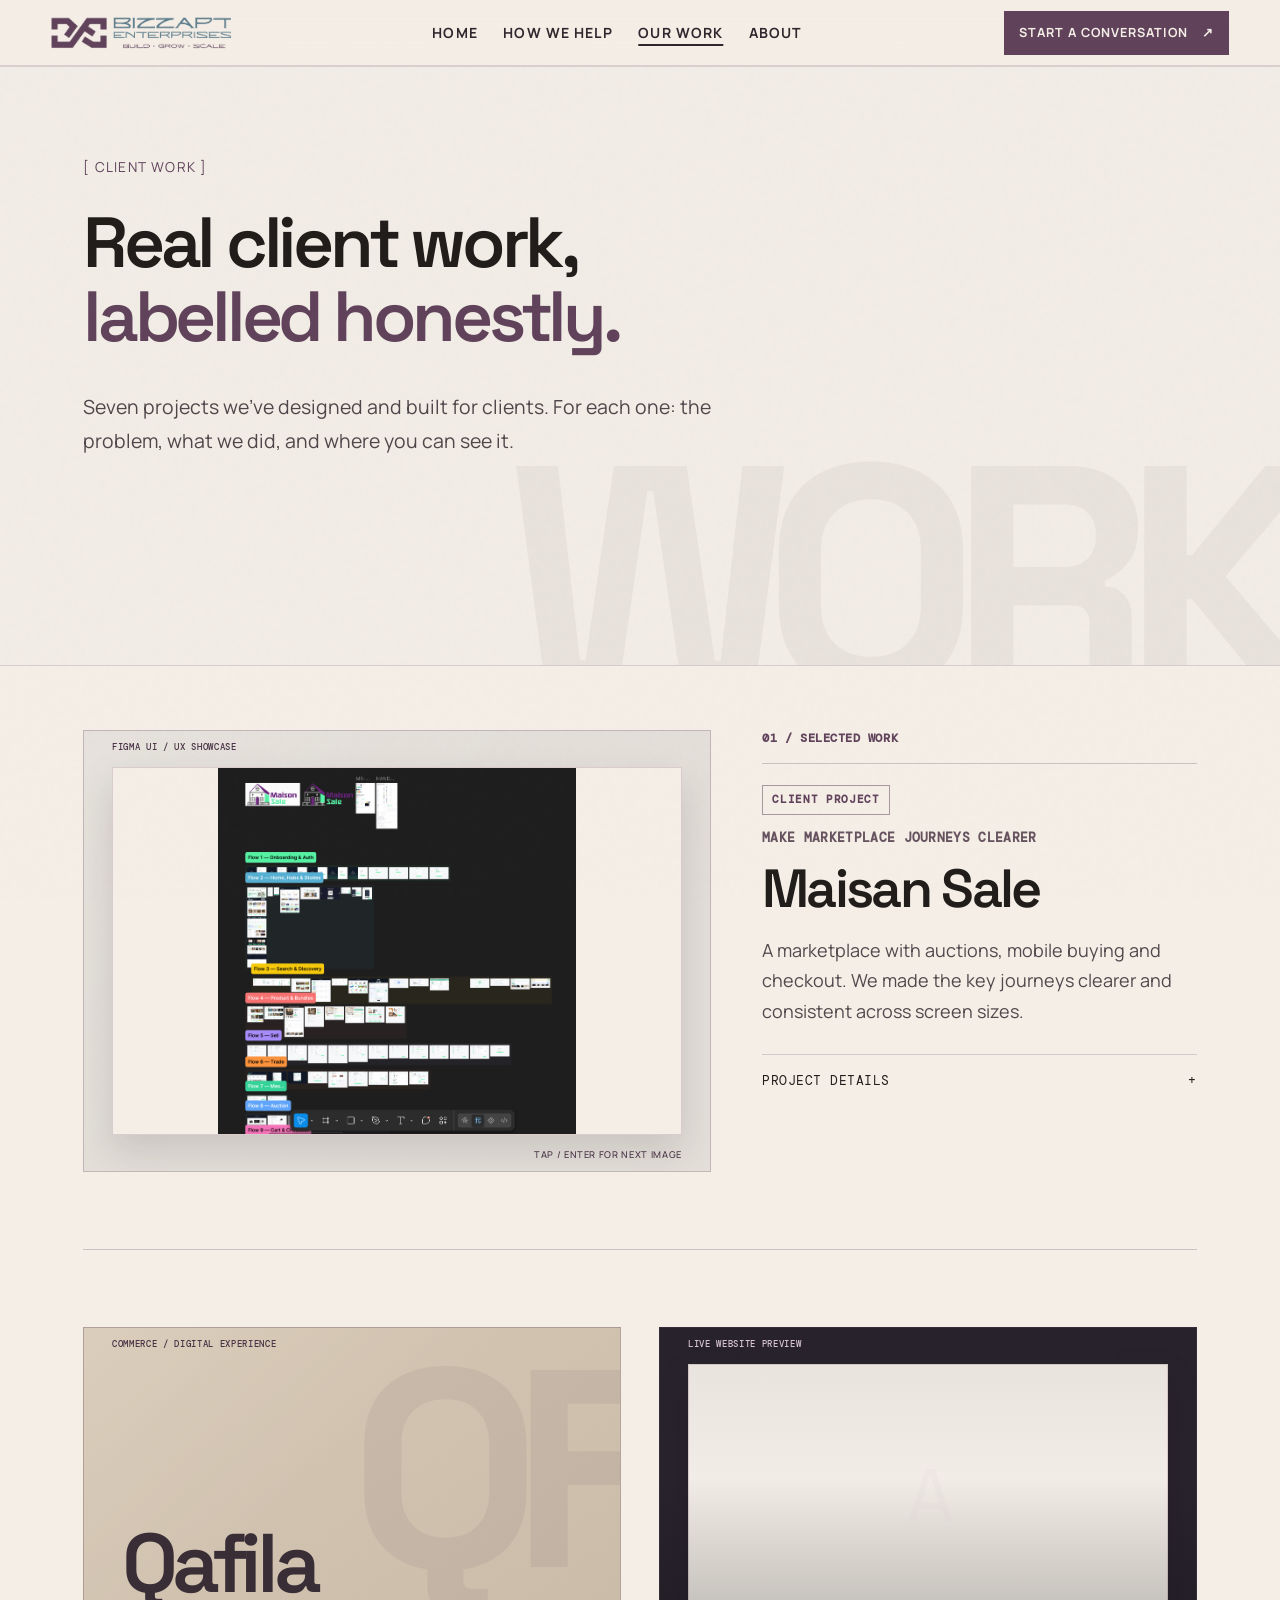
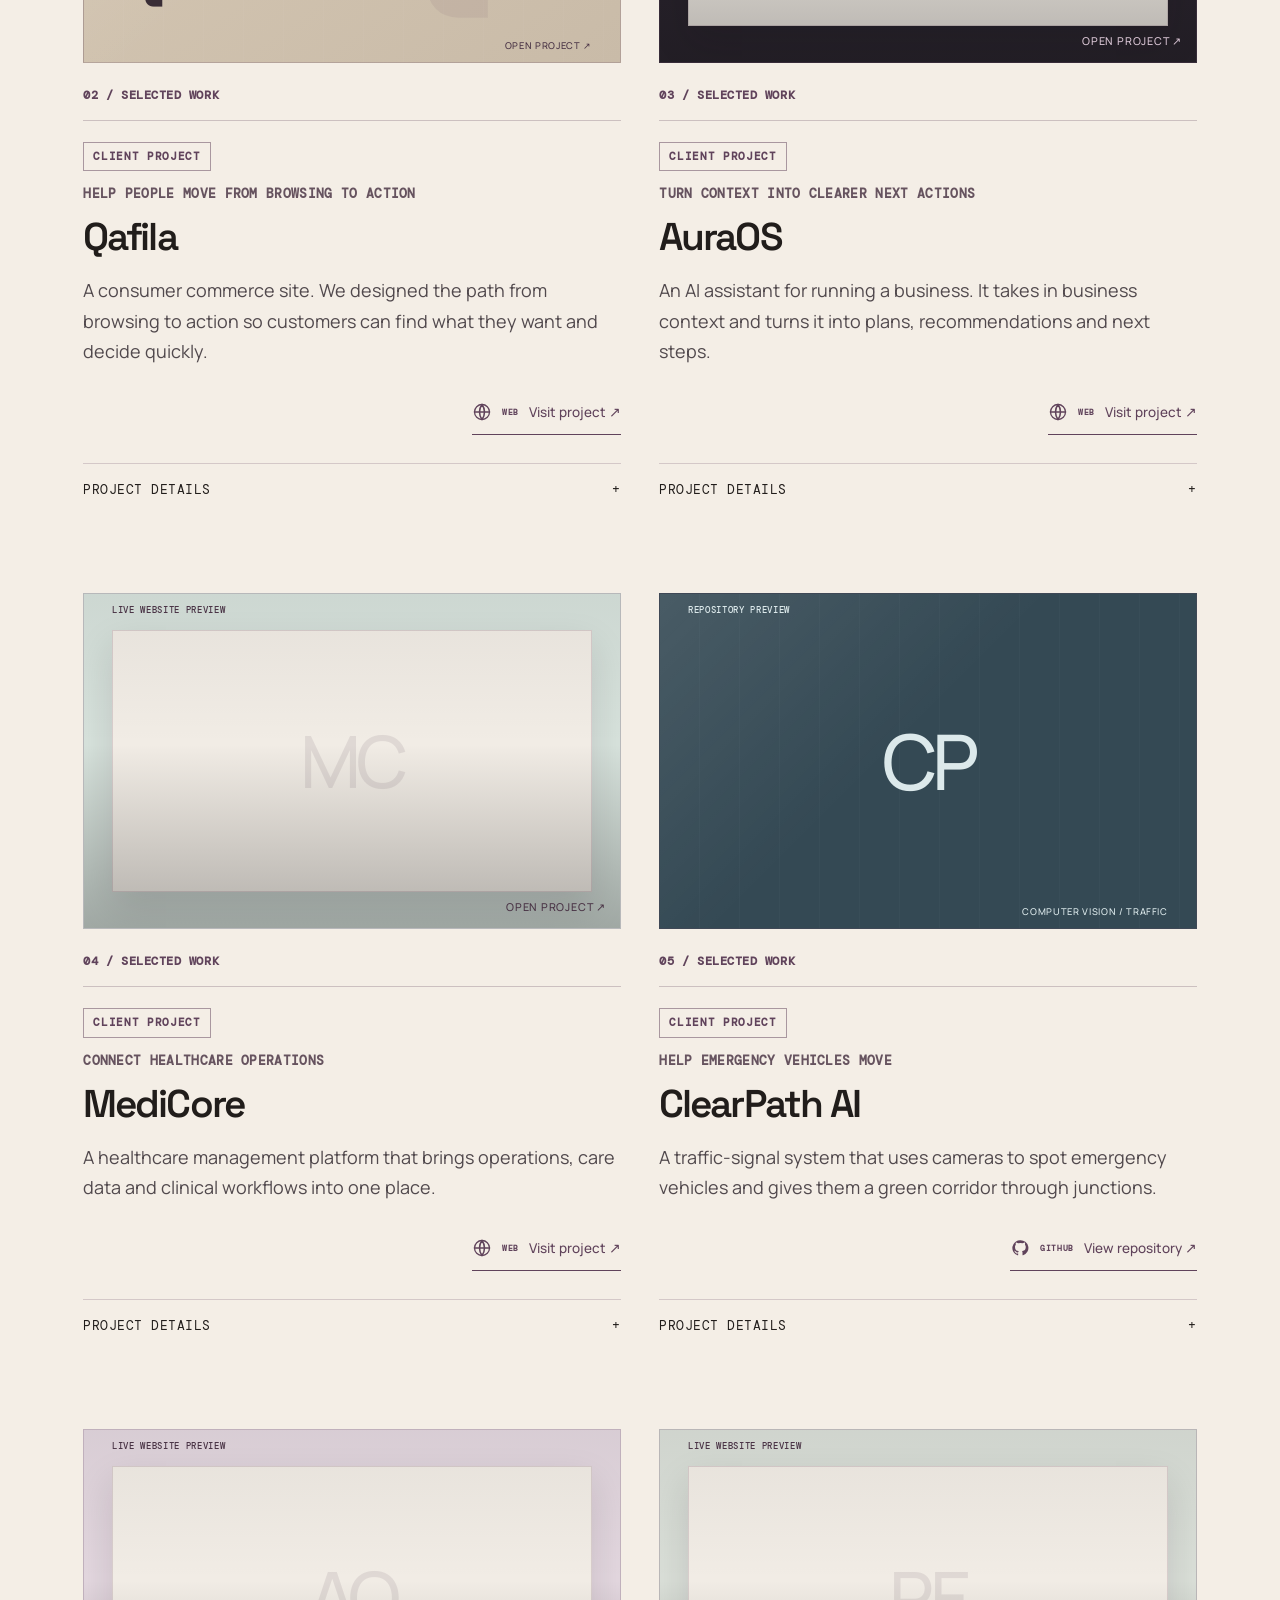
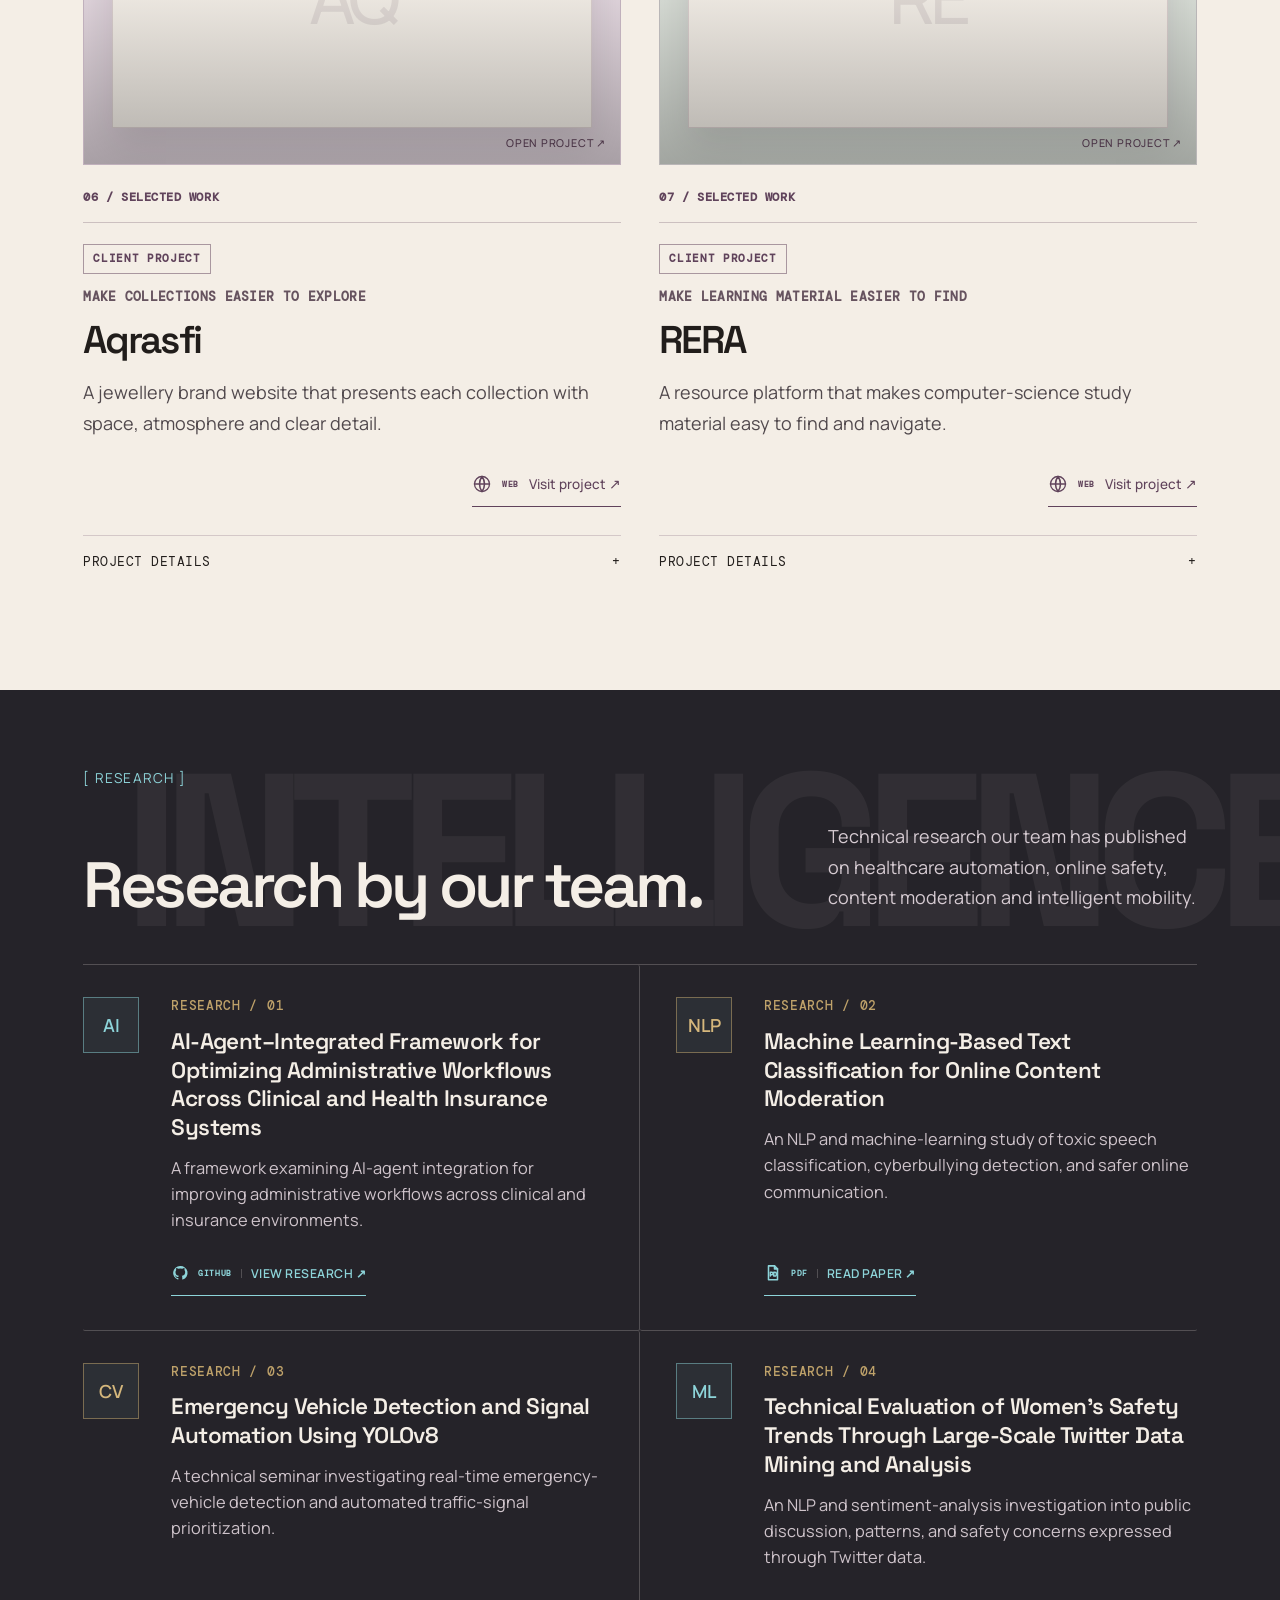
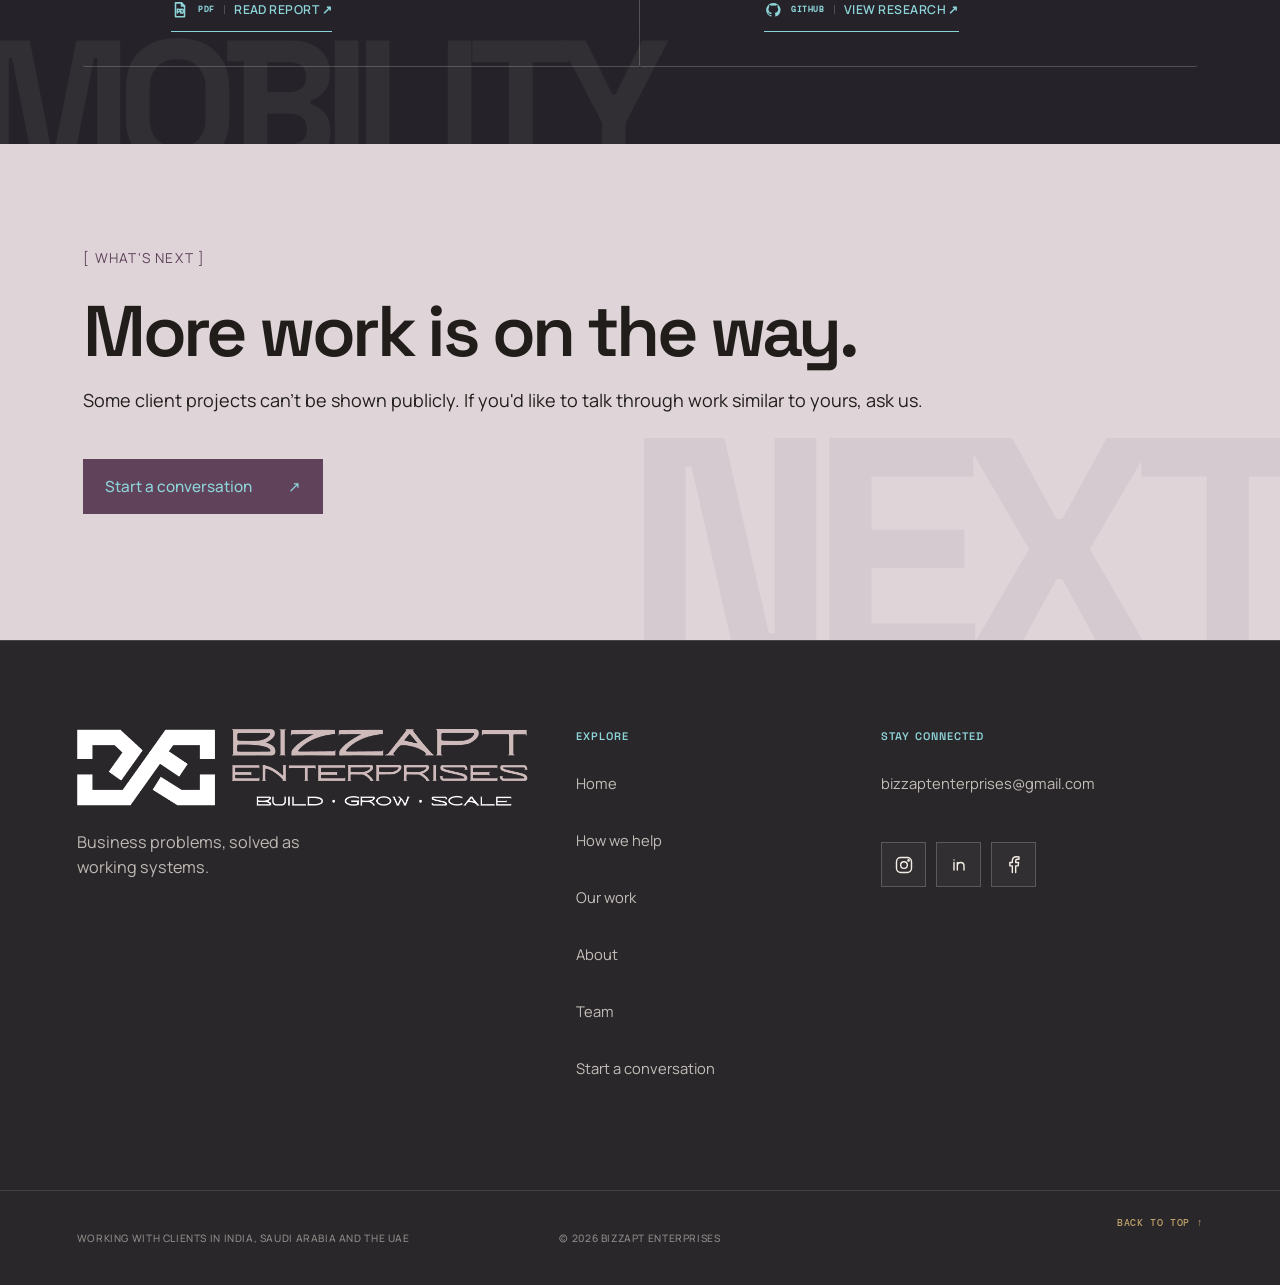
<file: projects.html>
<!DOCTYPE html>

<html lang="en">
<head>
<meta charset="utf-8"/>
<meta content="width=device-width,initial-scale=1" name="viewport"/>
<title>Our work — Bizzapt</title>
<link href="assets/logo.svg" media="(prefers-color-scheme: light)" rel="icon" type="image/svg+xml"/>
<link href="assets/favicon-dark.png" media="(prefers-color-scheme: dark)" rel="icon" type="image/png"/>
<link href="https://fonts.googleapis.com" rel="preconnect"/>
<link crossorigin="" href="https://fonts.gstatic.com" rel="preconnect"/>
<link href="https://fonts.googleapis.com/css2?family=DM+Mono:wght@400;500&amp;family=Manrope:wght@400;500;600;700;800&amp;family=Space+Grotesk:wght@400;500;600;700&amp;display=swap" rel="stylesheet"/>
<link href="styles.css" rel="stylesheet"/>
<link href="connections.css?v=spec-1" rel="stylesheet"/><meta content="Bizzapt" property="og:site_name"/><meta content="website" property="og:type"/><meta content="Client projects from Bizzapt: marketplaces, commerce sites, AI tools and operational platforms, each labelled with exactly what we did." name="description"/><meta content="Our work — Bizzapt" property="og:title"/><meta content="Client projects from Bizzapt: marketplaces, commerce sites, AI tools and operational platforms, each labelled with exactly what we did." property="og:description"/><meta content="https://bizzapt-web.vercel.app/assets/bizzapt-social.png" property="og:image"/>
<meta content="1733" property="og:image:width"/>
<meta content="907" property="og:image:height"/>
<meta content="Bizzapt. Understand first. Simplify second. Build what matters." property="og:image:alt"/>
<meta content="summary_large_image" name="twitter:card"/>
<meta content="Our work — Bizzapt" name="twitter:title"/>
<meta content="Client projects from Bizzapt: marketplaces, commerce sites, AI tools and operational platforms, each labelled with exactly what we did." name="twitter:description"/>
<meta content="https://bizzapt-web.vercel.app/assets/bizzapt-social.png" name="twitter:image"/>
<link href="typography.css?v=1" rel="stylesheet"/><link as="image" href="assets/brand-logo-dark.png" rel="preload"/><link href="spacing.css?v=1" rel="stylesheet"/><link href="projects-refresh.css?v=editorial-2" rel="stylesheet"/><link href="projects-spec.css?v=1" rel="stylesheet"/><link href="readability.css?v=1" rel="stylesheet"/><link href="research-refresh.css?v=4" rel="stylesheet"/><link href="cursor-dot.css?v=4" rel="stylesheet"/></head>
<body class="inner-page connected-site projects-page connected-projects"><a class="skip-link" href="#main-content">Skip to main content</a>
<div class="noise">
</div>
<header class="site-header">
<a aria-label="Bizzapt home" class="brand" href="index.html"><img alt="Bizzapt" class="brand-lockup" data-logo-dark="assets/brand-logo-dark.png" data-logo-light="assets/brand-logo-light-v2.png" decoding="async" height="90" src="assets/brand-logo-light-v2.png" width="525"/></a>
<button aria-controls="primary-navigation" aria-expanded="false" aria-label="Open navigation" class="menu-toggle" type="button">
    MENU
   </button>
<nav aria-label="Primary navigation" class="desktop-nav" id="primary-navigation">
<a href="index.html">Home</a><a href="services.html">How we help</a><a aria-current="page" class="active" href="projects.html">Our work</a><a href="about.html">About</a>
</nav>
<a class="nav-cta" href="index.html#contact">Start a conversation <span aria-hidden="true">↗</span></a>
</header>
<main id="main-content" tabindex="-1">
<section class="projects-intro"><span aria-hidden="true" class="projects-intro-wordmark">WORK</span>
<p class="section-tag">[ CLIENT WORK ]</p>
<h1>Real client work,<br/><em>labelled honestly.</em></h1>
<p>Seven projects we've designed and built for clients. For each one: the problem, what we did, and where you can see it.</p>
</section>
<section aria-label="Selected projects" class="project-gallery">
<article class="project-card project-card-slides" data-project-slideshow="" id="maisan-sale">
<div aria-label="Maisan Sale interface designs. Activate to show the next image." class="project-visual project-slideshow" role="button" tabindex="0">
<span>FIGMA UI / UX SHOWCASE</span>
<div aria-hidden="true" class="project-slides">
<img alt="" class="active" decoding="async" fetchpriority="high" loading="eager" src="assets/projects/maisan-sale/flow-overview.png"/>
<img alt="" decoding="async" loading="lazy" src="assets/projects/maisan-sale/mobile-flows.png"/>
<img alt="" decoding="async" loading="lazy" src="assets/projects/maisan-sale/auction-flow.png"/>
<img alt="" decoding="async" loading="lazy" src="assets/projects/maisan-sale/commerce-flows.png"/>
</div>
<i>TAP / ENTER FOR NEXT IMAGE</i>
</div>
<div class="project-meta"><small class="client-project-tag">Client project</small>
<span>MAKE MARKETPLACE JOURNEYS CLEARER</span>
<h2>Maisan Sale</h2>
<p>A marketplace with auctions, mobile buying and checkout. We made the key journeys clearer and consistent across screen sizes.</p>
<!--TODO: Restore the Maisan Sale case-study link when its verified URL is supplied.-->
<details class="project-context"><summary>PROJECT DETAILS <span aria-hidden="true">+</span></summary><dl><div><dt>The problem</dt><dd>Buying and bidding journeys needed to be easier to follow on every device.</dd></div><div><dt>What we did</dt><dd>Redesigned the main marketplace, auction and checkout flows, and the responsive screens behind them.</dd></div><div><dt>What we used</dt><dd>UX design · Interaction design · Responsive interface design</dd></div></dl></details></div>
</article>
<article class="project-card" id="qafila">
<div class="project-visual project-placeholder tone-gold">
<span>COMMERCE / DIGITAL EXPERIENCE</span>
<b aria-hidden="true">QF</b>
<strong aria-hidden="true" class="project-static-title">Qafila</strong>
<i>OPEN PROJECT ↗</i>
</div>
<div class="project-meta"><small class="client-project-tag">Client project</small>
<span>HELP PEOPLE MOVE FROM BROWSING TO ACTION</span>
<h2>Qafila</h2>
<p>A consumer commerce site. We designed the path from browsing to action so customers can find what they want and decide quickly.</p>
<a href="https://qafila-b2c.bits3.com/en" rel="noopener noreferrer" target="_blank">Visit project ↗</a>
<details class="project-context"><summary>PROJECT DETAILS <span aria-hidden="true">+</span></summary><dl><div><dt>The problem</dt><dd>Customers needed a clearer way to discover products and move to purchase.</dd></div><div><dt>What we did</dt><dd>Designed and built the discovery, navigation and product journeys.</dd></div><div><dt>What we used</dt><dd>Experience design · E-commerce · Web development</dd></div></dl></details></div>
</article>
<article class="project-card" data-live-preview="https://ai-operating-layer-interface.vercel.app/" id="auraos">
<div class="project-visual project-placeholder tone-dark">
<span>
       LIVE WEBSITE PREVIEW
      </span>
<b>
       A
      </b>
<i>
       OPEN PROJECT ↗
      </i>
</div>
<div class="project-meta"><small class="client-project-tag">Client project</small>
<span>TURN CONTEXT INTO CLEARER NEXT ACTIONS</span>
<h2>
       AuraOS
      </h2>
<p>An AI assistant for running a business. It takes in business context and turns it into plans, recommendations and next steps.</p>
<a href="https://ai-operating-layer-interface.vercel.app/" rel="noopener noreferrer" target="_blank">
       Visit project ↗
      </a>
<details class="project-context"><summary>PROJECT DETAILS <span aria-hidden="true">+</span></summary><dl><div><dt>The problem</dt><dd>Business information was spread out, and turning it into a clear plan took too long.</dd></div><div><dt>What we did</dt><dd>Designed and built a conversational interface that organises context and suggests next actions for a person to review.</dd></div><div><dt>What we used</dt><dd>Software · AI · Interface design</dd></div></dl></details></div>
</article>
<article class="project-card" data-live-preview="https://medi-core-neon.vercel.app/" id="medicore">
<div class="project-visual project-placeholder tone-rose">
<span>
       LIVE WEBSITE PREVIEW
      </span>
<b>
       MC
      </b>
<i>
       OPEN PROJECT ↗
      </i>
</div>
<div class="project-meta"><small class="client-project-tag">Client project</small>
<span>CONNECT HEALTHCARE OPERATIONS</span>
<h2>
       MediCore
      </h2>
<p>A healthcare management platform that brings operations, care data and clinical workflows into one place.</p>
<a href="https://medi-core-neon.vercel.app/" rel="noopener noreferrer" target="_blank">
       Visit project ↗
      </a>
<details class="project-context"><summary>PROJECT DETAILS <span aria-hidden="true">+</span></summary><dl><div><dt>The problem</dt><dd>Hospital operations and patient information lived in separate places, slowing staff down.</dd></div><div><dt>What we did</dt><dd>Designed and built a platform to organise operations, care records and clinical workflows.</dd></div><div><dt>What we used</dt><dd>Process design · Data · Software</dd></div></dl></details></div>
</article>
<article class="project-card" id="clearpath-ai">
<div class="project-visual project-placeholder tone-blue">
<span>
       REPOSITORY PREVIEW
      </span>
<b>
       CP
      </b>
<i>
       COMPUTER VISION / TRAFFIC
      </i>
</div>
<div class="project-meta"><small class="client-project-tag">Client project</small>
<span>HELP EMERGENCY VEHICLES MOVE</span>
<h2>
       ClearPath AI
      </h2>
<p>A traffic-signal system that uses cameras to spot emergency vehicles and gives them a green corridor through junctions.</p>
<a href="https://github.com/RedaKaleem/ClearPath-AI" rel="noopener noreferrer" target="_blank">
       View repository ↗
      </a>
<details class="project-context"><summary>PROJECT DETAILS <span aria-hidden="true">+</span></summary><dl><div><dt>The problem</dt><dd>Ambulances and fire engines lose critical minutes waiting at traffic signals.</dd></div><div><dt>What we did</dt><dd>Built a computer-vision model to detect emergency vehicles and logic to change signals in their favour.</dd></div><div><dt>What we used</dt><dd>Computer vision · Software · Automation</dd></div></dl></details></div>
</article>
<article class="project-card" data-live-preview="https://aqrasfi.github.io/aqrasfi/" id="aqrasfi">
<div class="project-visual project-placeholder tone-gold">
<span>
       LIVE WEBSITE PREVIEW
      </span>
<b>
       AQ
      </b>
<i>
       OPEN PROJECT ↗
      </i>
</div>
<div class="project-meta"><small class="client-project-tag">Client project</small>
<span>MAKE COLLECTIONS EASIER TO EXPLORE</span>
<h2>
       Aqrasfi
      </h2>
<p>A jewellery brand website that presents each collection with space, atmosphere and clear detail.</p>
<a href="https://aqrasfi.github.io/aqrasfi/" rel="noopener noreferrer" target="_blank">
       Visit project ↗
      </a>
<details class="project-context"><summary>PROJECT DETAILS <span aria-hidden="true">+</span></summary><dl><div><dt>The problem</dt><dd>The brand needed a website that matched the quality of its jewellery.</dd></div><div><dt>What we did</dt><dd>Designed and built the collection pages and the visual experience across the site.</dd></div><div><dt>What we used</dt><dd>Visual design · Content · Web development</dd></div></dl></details></div>
</article>
<article class="project-card" data-live-preview="https://rayeesamahmood.github.io/RERA/" id="rera">
<div class="project-visual project-placeholder tone-cyan">
<span>
       LIVE WEBSITE PREVIEW
      </span>
<b>
       RE
      </b>
<i>
       OPEN PROJECT ↗
      </i>
</div>
<div class="project-meta"><small class="client-project-tag">Client project</small>
<span>MAKE LEARNING MATERIAL EASIER TO FIND</span>
<h2>
       RERA
      </h2>
<p>A resource platform that makes computer-science study material easy to find and navigate.</p>
<a href="https://rayeesamahmood.github.io/RERA/" rel="noopener noreferrer" target="_blank">
       Visit project ↗
      </a>
<details class="project-context"><summary>PROJECT DETAILS <span aria-hidden="true">+</span></summary><dl><div><dt>The problem</dt><dd>Students wasted time hunting for course material spread across many places.</dd></div><div><dt>What we did</dt><dd>Organised the material and built a site to browse it by subject.</dd></div><div><dt>What we used</dt><dd>Content structure · Experience design · Web development</dd></div></dl></details></div>
</article>
</section>
<section aria-labelledby="research-title" class="research-section">
<div aria-hidden="true" class="research-wordmarks"><span>INTELLIGENCE</span><span>MOBILITY</span></div>
<header class="research-head">
<p class="section-tag">[ RESEARCH ]</p>
<h2 id="research-title">Research by our team.</h2>
<p>Technical research our team has published on healthcare automation, online safety, content moderation and intelligent mobility.</p>
</header>
<div class="research-grid">
<article class="research-card">
<!--TODO: Add the verified author name for this research paper when supplied.--><span>
       RESEARCH / 01
      </span>
<div class="research-mark">
       AI
      </div>
<h3>
       AI-Agent–Integrated Framework for Optimizing Administrative Workflows Across Clinical and Health Insurance Systems
      </h3>
<p>
       A framework examining AI-agent integration for improving administrative workflows across clinical and insurance environments.
      </p>
<a href="https://github.com/RayeesaMahmood/AI-Agent-Integrated-Framework-for-Optimizing-Administrative-Workflows-Across-Clinical-and-Health-Ins" rel="noopener noreferrer" target="_blank">
       VIEW RESEARCH ↗
      </a>
</article>
<article class="research-card">
<!--TODO: Add the verified author name for this research paper when supplied.--><span>
       RESEARCH / 02
      </span>
<div class="research-mark">
       NLP
      </div>
<h3>
       Machine Learning-Based Text Classification for Online Content Moderation
      </h3>
<p>
       An NLP and machine-learning study of toxic speech classification, cyberbullying detection, and safer online communication.
      </p>
<a href="assets/research/online-content-moderation.pdf" rel="noopener noreferrer" target="_blank">
       READ PAPER ↗
      </a>
</article>
<article class="research-card">
<!--TODO: Add the verified author name for this research paper when supplied.--><span>
       RESEARCH / 03
      </span>
<div class="research-mark">
       CV
      </div>
<h3>
       Emergency Vehicle Detection and Signal Automation Using YOLOv8
      </h3>
<p>
       A technical seminar investigating real-time emergency-vehicle detection and automated traffic-signal prioritization.
      </p>
<a href="assets/research/emergency-vehicle-detection.pdf" rel="noopener noreferrer" target="_blank">
       READ REPORT ↗
      </a>
</article>
<article class="research-card">
<!--TODO: Add the verified author name for this research paper when supplied.--><span>
       RESEARCH / 04
      </span>
<div class="research-mark">
       ML
      </div>
<h3>
       Technical Evaluation of Women’s Safety Trends Through Large-Scale Twitter Data Mining and Analysis
      </h3>
<p>
       An NLP and sentiment-analysis investigation into public discussion, patterns, and safety concerns expressed through Twitter data.
      </p>
<a href="https://github.com/RedaKaleem/Technical-Evaluation-of-Women-s-Safety-Trends-Through-Large-Scale-Twitter-Data-Mining-and-Analysis" rel="noopener noreferrer" target="_blank">
       VIEW RESEARCH ↗
      </a>
</article>
</div>
</section>
<section class="project-note" id="contact-note"><span aria-hidden="true" class="project-note-wordmark">NEXT</span>
<p class="section-tag">[ WHAT'S NEXT ]</p>
<h2>More work is on the way.</h2>
<p>Some client projects can't be shown publicly. If you'd like to talk through work similar to yours, ask us.</p>
<a class="peek-cta" href="index.html#contact">Start a conversation <span aria-hidden="true">↗</span></a></section>
</main>
<footer class="site-footer">
<div class="footer-main">
<div class="footer-brand-block"><a aria-label="Bizzapt home" class="footer-logo" href="index.html"><img alt="Bizzapt" decoding="async" loading="lazy" src="assets/brand-logo-dark.png"/></a><p>Business problems, solved as working systems.</p></div>
<div class="footer-column"><h2>Explore</h2><a href="index.html">Home</a><a href="services.html">How we help</a><a href="projects.html">Our work</a><a href="about.html">About</a><a href="about.html#team">Team</a><a href="index.html#contact">Start a conversation</a></div>
<div class="footer-connect"><h2>Stay connected</h2><!-- TODO: Replace Gmail with the Bizzapt domain email when supplied. --><a class="footer-email" href="mailto:bizzaptenterprises@gmail.com">bizzaptenterprises@gmail.com</a><div aria-label="Bizzapt social profiles" class="social-links">
<a aria-label="Bizzapt on Instagram" href="https://www.instagram.com/bizzaptenterprises/" rel="noopener noreferrer" target="_blank"><svg viewbox="0 0 24 24"><rect height="18" rx="5" width="18" x="3" y="3"></rect><circle cx="12" cy="12" r="4"></circle><circle cx="17.5" cy="6.5" r=".8"></circle></svg></a>
<a aria-label="Bizzapt on LinkedIn" href="https://www.linkedin.com/in/bizzapt-enterprises" rel="noopener noreferrer" target="_blank"><svg viewbox="0 0 24 24"><path d="M6 9v9M6 6v.01M10 18v-5a4 4 0 0 1 8 0v5M10 9v9"></path></svg></a>
<a aria-label="Bizzapt on Facebook" href="https://www.facebook.com/profile.php?id=61592254697537" rel="noopener noreferrer" target="_blank"><svg viewbox="0 0 24 24"><path d="M14 21v-8h3l.5-4H14V7c0-1.2.4-2 2-2h2V2.3c-.7-.2-1.7-.3-3-.3-3 0-5 1.8-5 5v2H7v4h3v8"></path></svg></a>
</div></div>
</div>
<div class="footer-bottom"><p>Working with clients in India, Saudi Arabia and the UAE</p><p>© <span class="current-year">2026</span> Bizzapt Enterprises</p><a href="#main-content">BACK TO TOP ↑</a></div>
</footer>
<script src="script.js?v=spec-1" type="module">
</script>
<script src="connections.js" type="module"></script><script src="nav-glass.mjs?v=2" type="module"></script><script src="cursor-dot.mjs?v=4" type="module"></script></body>
</html>
</file>
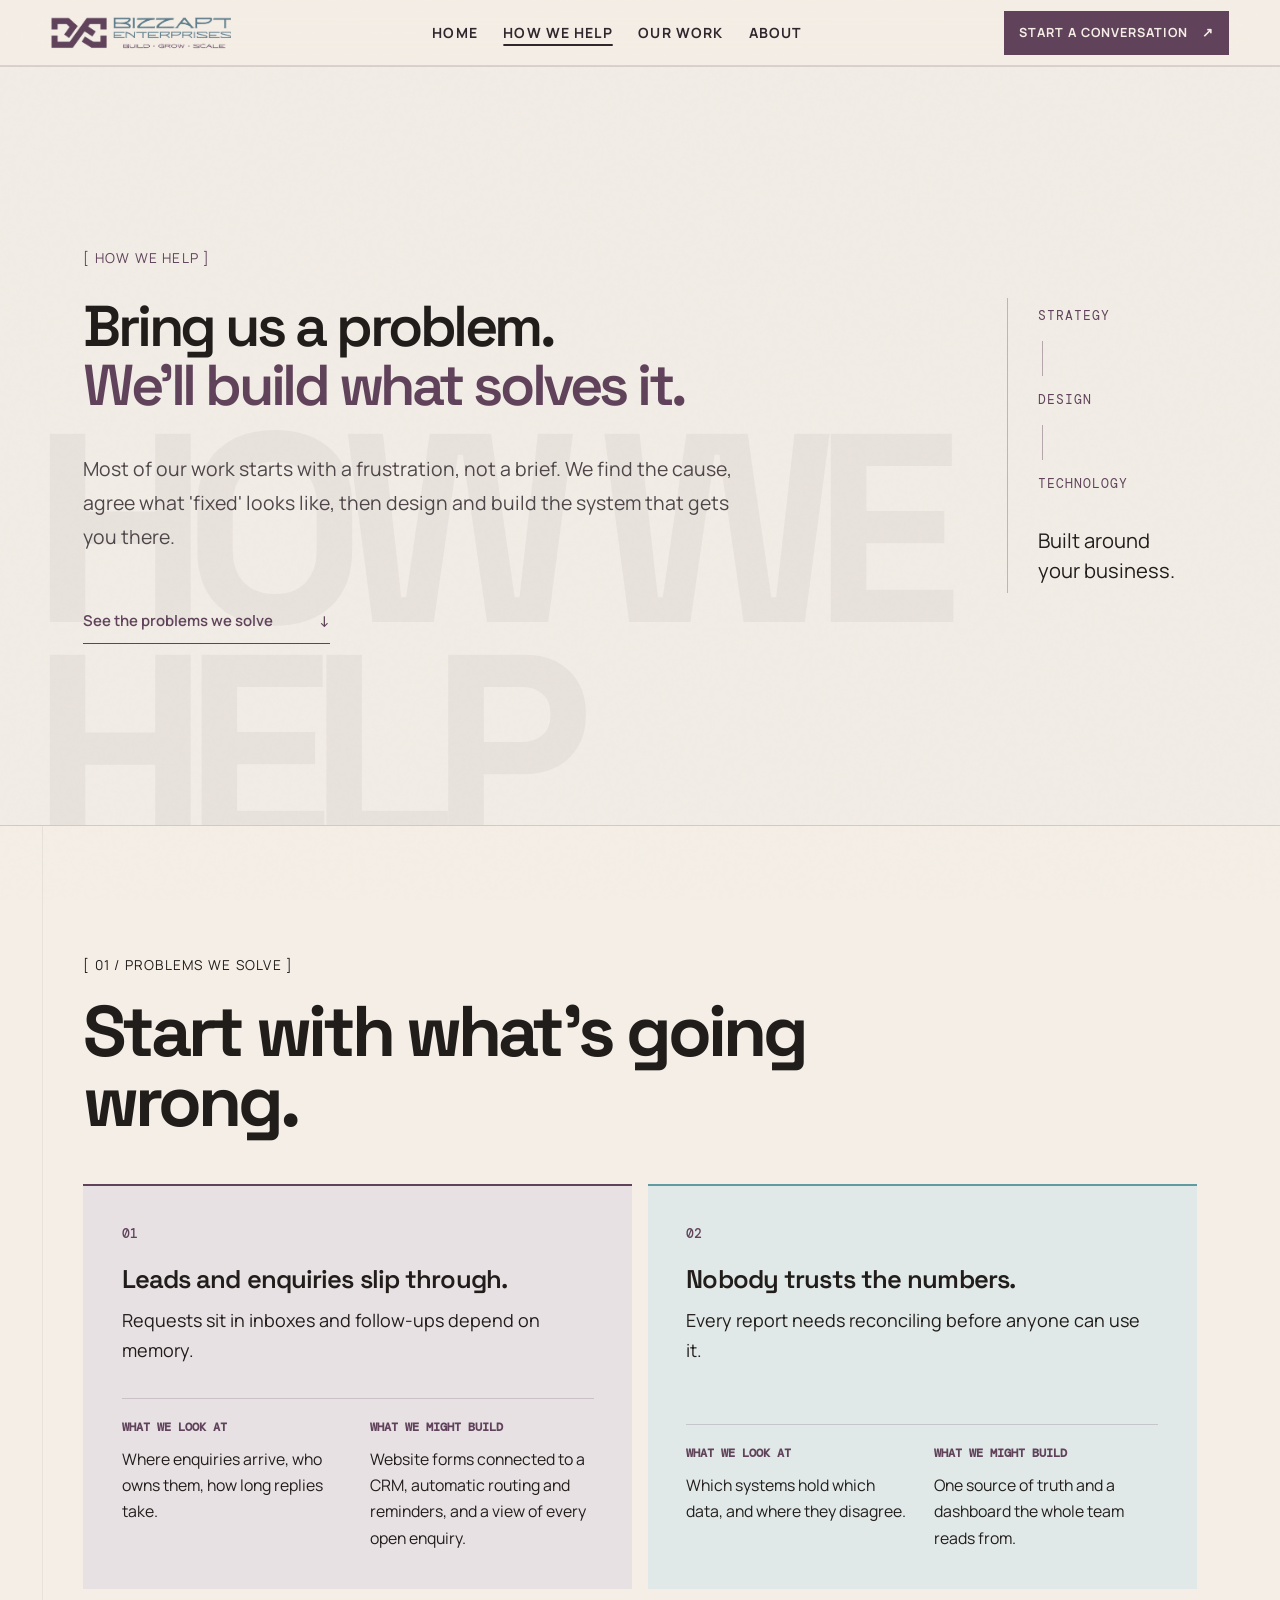
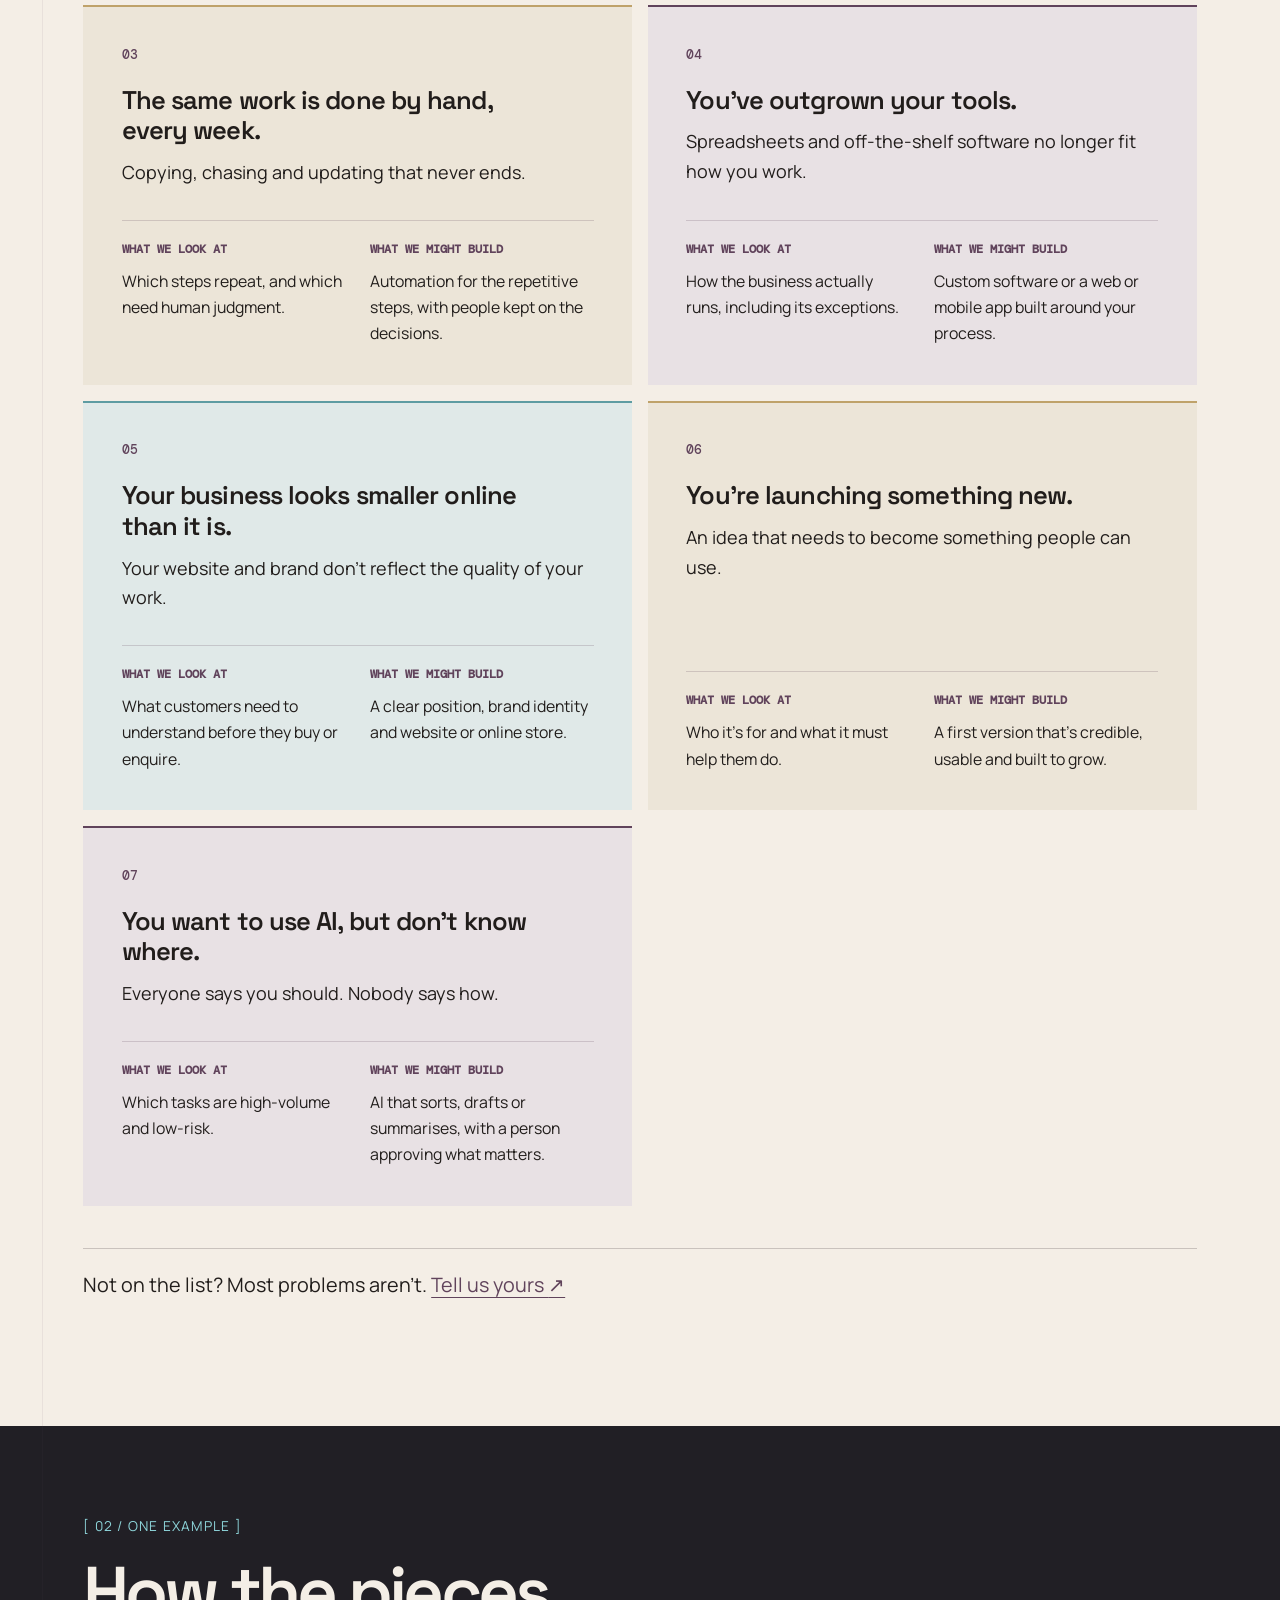
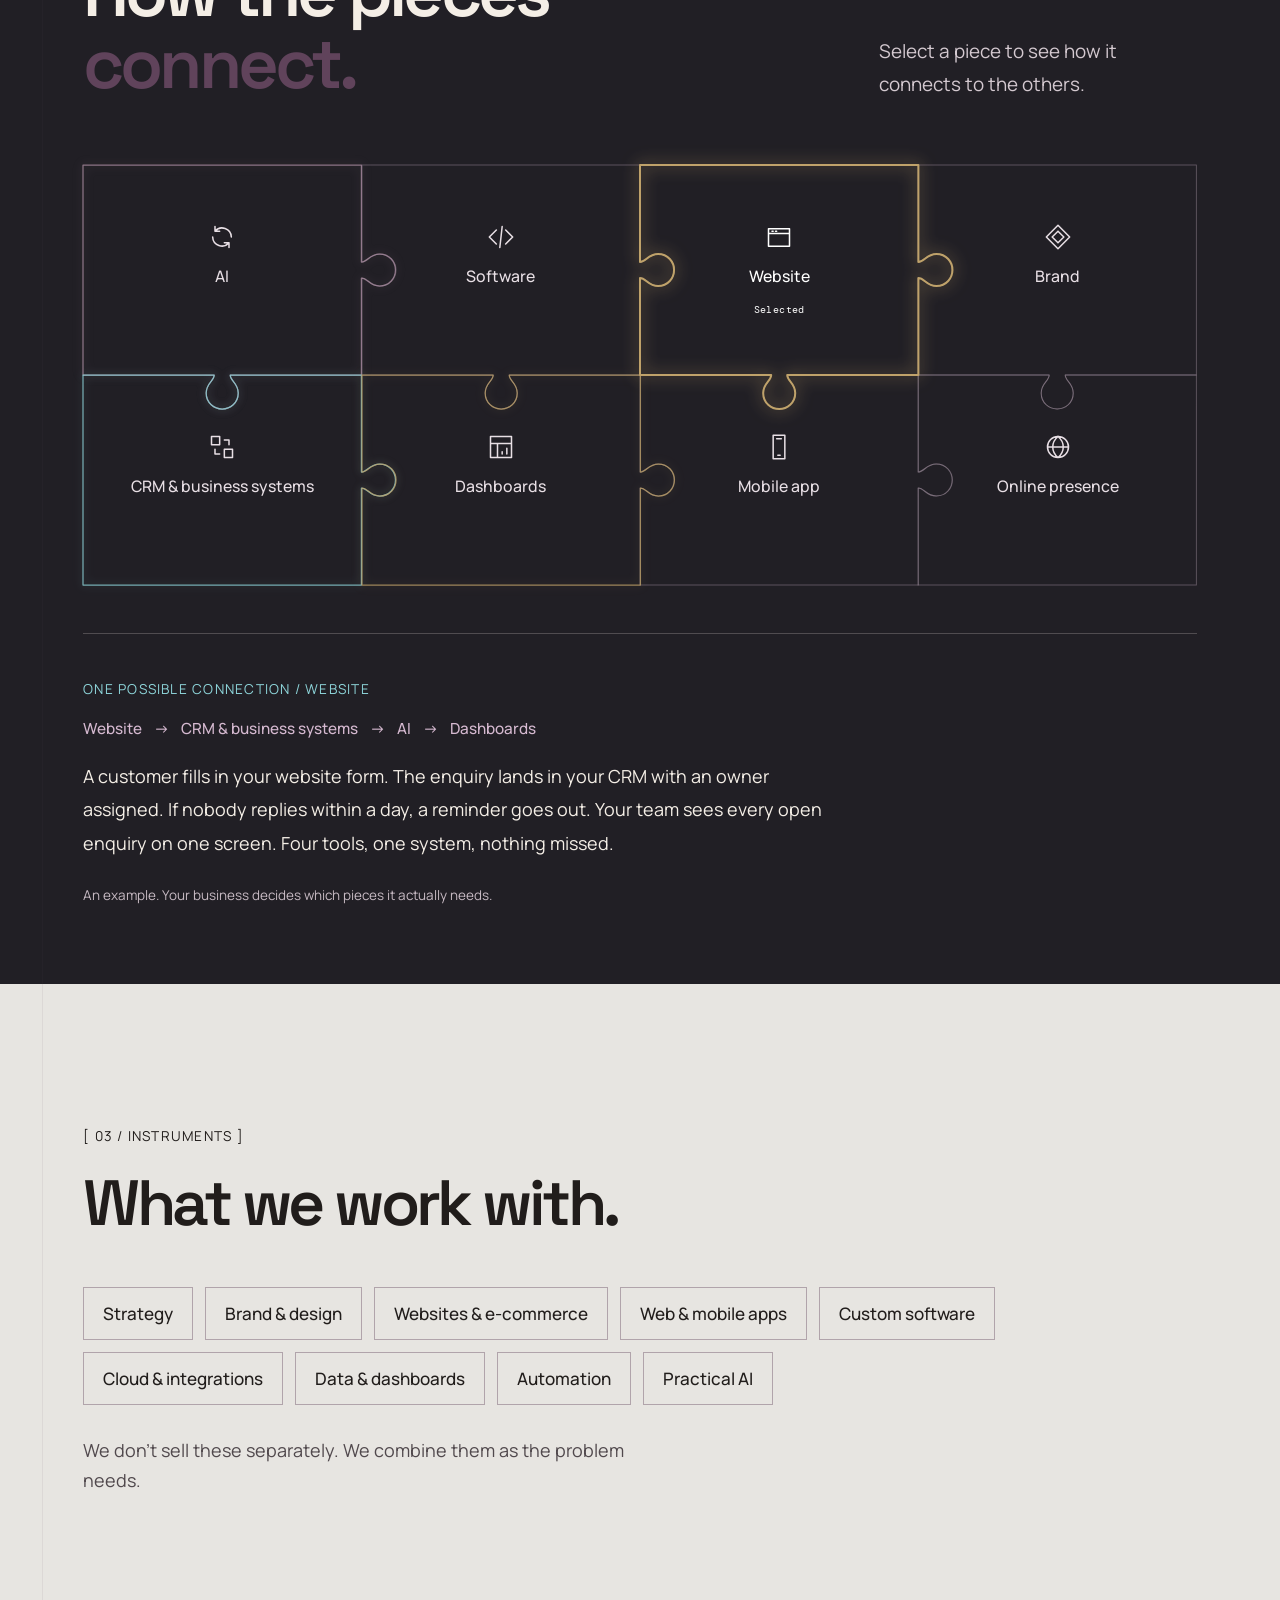
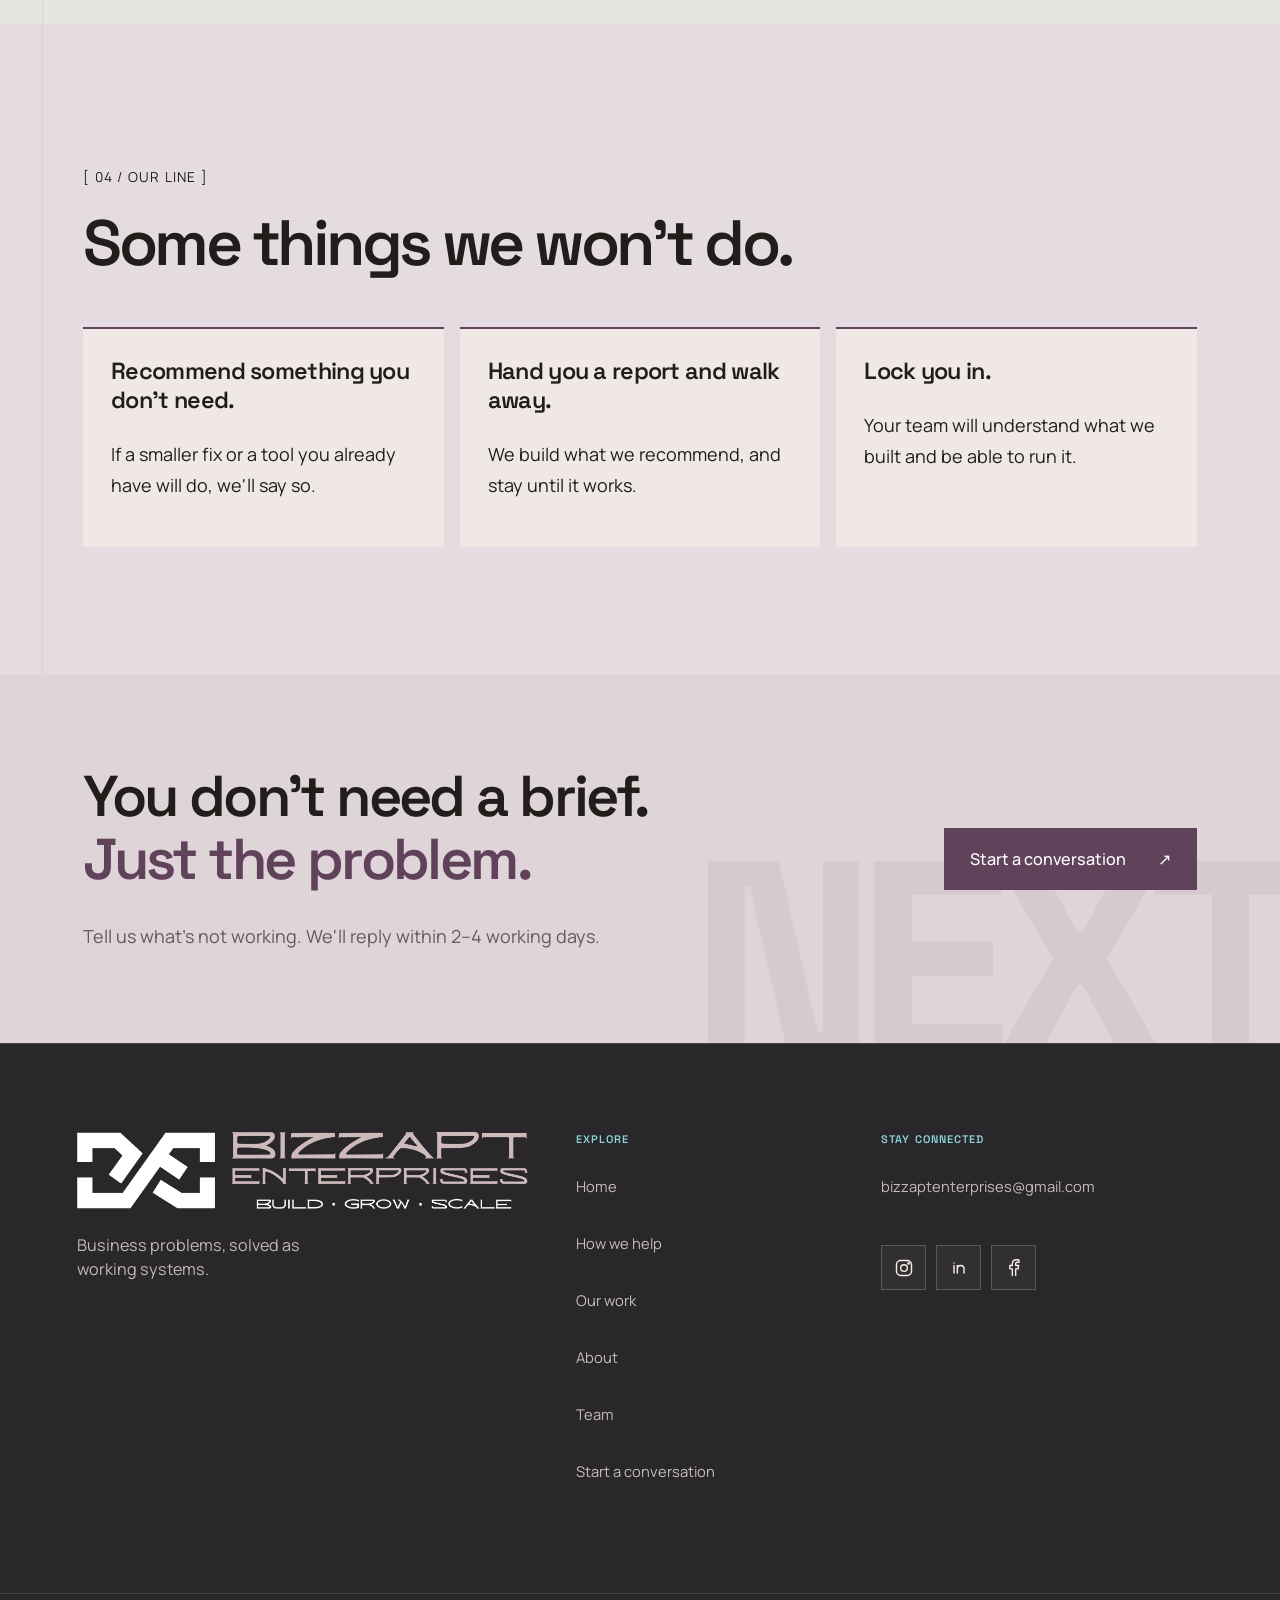
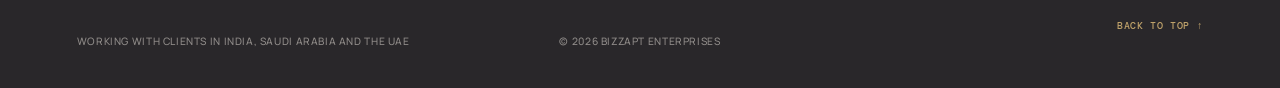
<file: services.html>
<!DOCTYPE html>

<html lang="en">
<head>
<meta charset="utf-8"/>
<meta content="width=device-width,initial-scale=1" name="viewport"/>
<meta content="Bring us a business problem. We diagnose the cause, then design and build the system that fixes it — using only what the problem needs." name="description"/>
<title>How we help — Bizzapt</title>
<link href="assets/logo.svg" media="(prefers-color-scheme: light)" rel="icon" type="image/svg+xml"/>
<link href="assets/favicon-dark.png" media="(prefers-color-scheme: dark)" rel="icon" type="image/png"/>
<link href="https://fonts.googleapis.com" rel="preconnect"/>
<link crossorigin="" href="https://fonts.gstatic.com" rel="preconnect"/>
<link href="https://fonts.googleapis.com/css2?family=DM+Mono:wght@400;500&amp;family=Manrope:wght@400;500;600;700;800&amp;family=Space+Grotesk:wght@400;500;600;700&amp;display=swap" rel="stylesheet"/>
<link href="styles.css" rel="stylesheet"/>
<noscript><style>.solutions-page .service-world[hidden]{display:flex!important}.solutions-page .service-world{display:flex!important}.service-tabs{display:none!important}</style></noscript><link href="connections.css?v=spec-1" rel="stylesheet"/><meta content="Bizzapt" property="og:site_name"/><meta content="website" property="og:type"/><meta content="How we help — Bizzapt" property="og:title"/><meta content="Bring us a business problem. We diagnose the cause, then design and build the system that fixes it — using only what the problem needs." property="og:description"/><meta content="https://bizzapt-web.vercel.app/assets/bizzapt-social.png" property="og:image"/>
<meta content="1733" property="og:image:width"/>
<meta content="907" property="og:image:height"/>
<meta content="Bizzapt. Understand first. Simplify second. Build what matters." property="og:image:alt"/>
<meta content="summary_large_image" name="twitter:card"/>
<meta content="How we help — Bizzapt" name="twitter:title"/>
<meta content="Bring us a business problem. We diagnose the cause, then design and build the system that fixes it — using only what the problem needs." name="twitter:description"/>
<meta content="https://bizzapt-web.vercel.app/assets/bizzapt-social.png" name="twitter:image"/>
<link href="typography.css?v=1" rel="stylesheet"/><link as="image" href="assets/brand-logo-dark.png" rel="preload"/><link href="spacing.css?v=1" rel="stylesheet"/><link href="solution-puzzle.css?v=hero-fix-1" rel="stylesheet"/><link href="readability.css?v=1" rel="stylesheet"/><link href="solutions-refresh.css?v=3" rel="stylesheet"/><link href="services-spec.css?v=1" rel="stylesheet"/><link href="cursor-dot.css?v=4" rel="stylesheet"/></head>
<body class="inner-page connected-site solutions-page"><a class="skip-link" href="#main-content">Skip to main content</a>
<div class="noise">
</div>
<header class="site-header">
<a aria-label="Bizzapt home" class="brand" href="index.html"><img alt="Bizzapt" class="brand-lockup" data-logo-dark="assets/brand-logo-dark.png" data-logo-light="assets/brand-logo-light-v2.png" decoding="async" height="90" src="assets/brand-logo-light-v2.png" width="525"/></a>
<button aria-controls="primary-navigation" aria-expanded="false" aria-label="Open navigation" class="menu-toggle" type="button">
    MENU
   </button>
<nav aria-label="Primary navigation" class="desktop-nav" id="primary-navigation">
<a href="index.html">Home</a><a aria-current="page" class="active" href="services.html">How we help</a><a href="projects.html">Our work</a><a href="about.html">About</a>
</nav>
<a class="nav-cta" href="index.html#contact">Start a conversation <span aria-hidden="true">↗</span></a>
</header>
<main id="main-content" tabindex="-1">
<section aria-labelledby="solutions-hero-title" class="page-hero solution-intro"><span aria-hidden="true" class="solutions-wordmark">HOW WE HELP</span><div class="solutions-hero-copy"><p class="section-tag">[ HOW WE HELP ]</p><h1 id="solutions-hero-title">Bring us a problem.<br/><span>We'll build what solves it.</span></h1><p>Most of our work starts with a frustration, not a brief. We find the cause, agree what 'fixed' looks like, then design and build the system that gets you there.</p><a class="solutions-hero-link" href="#problems">See the problems we solve <span aria-hidden="true">↓</span></a></div><div aria-hidden="true" class="solutions-hero-side"><span>STRATEGY</span><i></i><span>DESIGN</span><i></i><span>TECHNOLOGY</span><p>Built around<br/>your business.</p></div></section><section aria-labelledby="service-problems-title" class="connected-section service-problems" id="problems"><header class="connected-heading"><div><p class="section-tag">[ 01 / PROBLEMS WE SOLVE ]</p><h2 id="service-problems-title">Start with what's going wrong.</h2></div></header><div class="service-problem-grid"><article class="service-problem-card"><span>01</span><h3>Leads and enquiries slip through.</h3><p>Requests sit in inboxes and follow-ups depend on memory.</p><dl><div><dt>What we look at</dt><dd>Where enquiries arrive, who owns them, how long replies take.</dd></div><div><dt>What we might build</dt><dd>Website forms connected to a CRM, automatic routing and reminders, and a view of every open enquiry.</dd></div></dl></article><article class="service-problem-card"><span>02</span><h3>Nobody trusts the numbers.</h3><p>Every report needs reconciling before anyone can use it.</p><dl><div><dt>What we look at</dt><dd>Which systems hold which data, and where they disagree.</dd></div><div><dt>What we might build</dt><dd>One source of truth and a dashboard the whole team reads from.</dd></div></dl></article><article class="service-problem-card"><span>03</span><h3>The same work is done by hand, every week.</h3><p>Copying, chasing and updating that never ends.</p><dl><div><dt>What we look at</dt><dd>Which steps repeat, and which need human judgment.</dd></div><div><dt>What we might build</dt><dd>Automation for the repetitive steps, with people kept on the decisions.</dd></div></dl></article><article class="service-problem-card"><span>04</span><h3>You've outgrown your tools.</h3><p>Spreadsheets and off-the-shelf software no longer fit how you work.</p><dl><div><dt>What we look at</dt><dd>How the business actually runs, including its exceptions.</dd></div><div><dt>What we might build</dt><dd>Custom software or a web or mobile app built around your process.</dd></div></dl></article><article class="service-problem-card"><span>05</span><h3>Your business looks smaller online than it is.</h3><p>Your website and brand don't reflect the quality of your work.</p><dl><div><dt>What we look at</dt><dd>What customers need to understand before they buy or enquire.</dd></div><div><dt>What we might build</dt><dd>A clear position, brand identity and website or online store.</dd></div></dl></article><article class="service-problem-card"><span>06</span><h3>You're launching something new.</h3><p>An idea that needs to become something people can use.</p><dl><div><dt>What we look at</dt><dd>Who it's for and what it must help them do.</dd></div><div><dt>What we might build</dt><dd>A first version that's credible, usable and built to grow.</dd></div></dl></article><article class="service-problem-card"><span>07</span><h3>You want to use AI, but don't know where.</h3><p>Everyone says you should. Nobody says how.</p><dl><div><dt>What we look at</dt><dd>Which tasks are high-volume and low-risk.</dd></div><div><dt>What we might build</dt><dd>AI that sorts, drafts or summarises, with a person approving what matters.</dd></div></dl></article></div><p class="service-problem-more">Not on the list? Most problems aren't. <a href="index.html#contact">Tell us yours <span aria-hidden="true">↗</span></a></p><span aria-hidden="true" class="legacy-anchor" id="launch"></span><span aria-hidden="true" class="legacy-anchor" id="grow"></span><span aria-hidden="true" class="legacy-anchor" id="optimize"></span><span aria-hidden="true" class="legacy-anchor" id="scale"></span></section>
<section aria-labelledby="puzzle-title" class="solution-puzzle connected-section" id="connected-solutions"><header class="connected-heading"><div><p class="section-tag">[ 02 / ONE EXAMPLE ]</p><h2 id="puzzle-title">How the pieces<br/><em>connect.</em></h2></div><p>Select a piece to see how it connects to the others.</p></header><div aria-label="Explore eight connected solutions" class="puzzle-grid" role="group"><button aria-controls="connection-story" aria-pressed="false" class="puzzle-piece" data-piece="ai" style="--piece-order:8" type="button"><svg aria-hidden="true" class="piece-shape piece-wide" preserveaspectratio="none" viewbox="0 0 300 180"><path d="M0 0 L300,0 L300,82 C306,82 308,74 318,74 C328,74 334,82 334,90 C334,98 328,106 318,106 C308,106 306,98 300,98 L300,180 L158,180 C158,186 166,188 166,198 C166,208 158,214 150,214 C142,214 134,208 134,198 C134,188 142,186 142,180 L0,180 L0,0 Z"></path></svg><svg aria-hidden="true" class="piece-shape piece-narrow" preserveaspectratio="none" viewbox="0 0 300 180"><path d="M0 0 L300,0 L300,82 C306,82 308,74 318,74 C328,74 334,82 334,90 C334,98 328,106 318,106 C308,106 306,98 300,98 L300,180 L158,180 C158,186 166,188 166,198 C166,208 158,214 150,214 C142,214 134,208 134,198 C134,188 142,186 142,180 L0,180 L0,0 Z"></path></svg><span class="piece-content"><svg aria-hidden="true" viewbox="0 0 24 24"><path d="M6 7a8 8 0 0 1 14 5M18 17a8 8 0 0 1-14-5M6 3v4h4m8 14v-4h-4"></path></svg><span>AI</span><small class="piece-state">Selected</small></span></button><button aria-controls="connection-story" aria-pressed="false" class="puzzle-piece" data-piece="software" style="--piece-order:7" type="button"><svg aria-hidden="true" class="piece-shape piece-wide" preserveaspectratio="none" viewbox="0 0 300 180"><path d="M0 0 L300,0 L300,82 C306,82 308,74 318,74 C328,74 334,82 334,90 C334,98 328,106 318,106 C308,106 306,98 300,98 L300,180 L158,180 C158,186 166,188 166,198 C166,208 158,214 150,214 C142,214 134,208 134,198 C134,188 142,186 142,180 L0,180 L0,98 C6,98 8,106 18,106 C28,106 34,98 34,90 C34,82 28,74 18,74 C8,74 6,82 0,82 L0,0 Z"></path></svg><svg aria-hidden="true" class="piece-shape piece-narrow" preserveaspectratio="none" viewbox="0 0 300 180"><path d="M0 0 L300,0 L300,180 L158,180 C158,186 166,188 166,198 C166,208 158,214 150,214 C142,214 134,208 134,198 C134,188 142,186 142,180 L0,180 L0,98 C6,98 8,106 18,106 C28,106 34,98 34,90 C34,82 28,74 18,74 C8,74 6,82 0,82 L0,0 Z"></path></svg><span class="piece-content"><svg aria-hidden="true" viewbox="0 0 24 24"><path d="m8 6-6 6 6 6m8-12 6 6-6 6m-3-15-2 18"></path></svg><span>Software</span><small class="piece-state">Selected</small></span></button><button aria-controls="connection-story" aria-pressed="false" class="puzzle-piece" data-piece="websites" style="--piece-order:6" type="button"><svg aria-hidden="true" class="piece-shape piece-wide" preserveaspectratio="none" viewbox="0 0 300 180"><path d="M0 0 L300,0 L300,82 C306,82 308,74 318,74 C328,74 334,82 334,90 C334,98 328,106 318,106 C308,106 306,98 300,98 L300,180 L158,180 C158,186 166,188 166,198 C166,208 158,214 150,214 C142,214 134,208 134,198 C134,188 142,186 142,180 L0,180 L0,98 C6,98 8,106 18,106 C28,106 34,98 34,90 C34,82 28,74 18,74 C8,74 6,82 0,82 L0,0 Z"></path></svg><svg aria-hidden="true" class="piece-shape piece-narrow" preserveaspectratio="none" viewbox="0 0 300 180"><path d="M0 0 L142,0 C142,6 134,8 134,18 C134,28 142,34 150,34 C158,34 166,28 166,18 C166,8 158,6 158,0 L300,0 L300,82 C306,82 308,74 318,74 C328,74 334,82 334,90 C334,98 328,106 318,106 C308,106 306,98 300,98 L300,180 L158,180 C158,186 166,188 166,198 C166,208 158,214 150,214 C142,214 134,208 134,198 C134,188 142,186 142,180 L0,180 L0,0 Z"></path></svg><span class="piece-content"><svg aria-hidden="true" viewbox="0 0 24 24"><path d="M3 5h18v15H3V5Zm0 4h18M6 7h1m2 0h1"></path></svg><span>Website</span><small class="piece-state">Selected</small></span></button><button aria-controls="connection-story" aria-pressed="false" class="puzzle-piece" data-piece="branding" style="--piece-order:5" type="button"><svg aria-hidden="true" class="piece-shape piece-wide" preserveaspectratio="none" viewbox="0 0 300 180"><path d="M0 0 L300,0 L300,180 L158,180 C158,186 166,188 166,198 C166,208 158,214 150,214 C142,214 134,208 134,198 C134,188 142,186 142,180 L0,180 L0,98 C6,98 8,106 18,106 C28,106 34,98 34,90 C34,82 28,74 18,74 C8,74 6,82 0,82 L0,0 Z"></path></svg><svg aria-hidden="true" class="piece-shape piece-narrow" preserveaspectratio="none" viewbox="0 0 300 180"><path d="M0 0 L142,0 C142,6 134,8 134,18 C134,28 142,34 150,34 C158,34 166,28 166,18 C166,8 158,6 158,0 L300,0 L300,180 L158,180 C158,186 166,188 166,198 C166,208 158,214 150,214 C142,214 134,208 134,198 C134,188 142,186 142,180 L0,180 L0,98 C6,98 8,106 18,106 C28,106 34,98 34,90 C34,82 28,74 18,74 C8,74 6,82 0,82 L0,0 Z"></path></svg><span class="piece-content"><svg aria-hidden="true" viewbox="0 0 24 24"><path d="m12 2 10 10-10 10L2 12 12 2Zm0 5 5 5-5 5-5-5 5-5Z"></path></svg><span>Brand</span><small class="piece-state">Selected</small></span></button><button aria-controls="connection-story" aria-pressed="false" class="puzzle-piece" data-piece="systems" style="--piece-order:4" type="button"><svg aria-hidden="true" class="piece-shape piece-wide" preserveaspectratio="none" viewbox="0 0 300 180"><path d="M0 0 L142,0 C142,6 134,8 134,18 C134,28 142,34 150,34 C158,34 166,28 166,18 C166,8 158,6 158,0 L300,0 L300,82 C306,82 308,74 318,74 C328,74 334,82 334,90 C334,98 328,106 318,106 C308,106 306,98 300,98 L300,180 L0,180 L0,0 Z"></path></svg><svg aria-hidden="true" class="piece-shape piece-narrow" preserveaspectratio="none" viewbox="0 0 300 180"><path d="M0 0 L142,0 C142,6 134,8 134,18 C134,28 142,34 150,34 C158,34 166,28 166,18 C166,8 158,6 158,0 L300,0 L300,82 C306,82 308,74 318,74 C328,74 334,82 334,90 C334,98 328,106 318,106 C308,106 306,98 300,98 L300,180 L158,180 C158,186 166,188 166,198 C166,208 158,214 150,214 C142,214 134,208 134,198 C134,188 142,186 142,180 L0,180 L0,0 Z"></path></svg><span class="piece-content"><svg aria-hidden="true" viewbox="0 0 24 24"><path d="M3 3h7v7H3V3Zm11 11h7v7h-7v-7ZM14 6h4v4M6 14v4h4"></path></svg><span>CRM &amp; business systems</span><small class="piece-state">Selected</small></span></button><button aria-controls="connection-story" aria-pressed="false" class="puzzle-piece" data-piece="dashboards" style="--piece-order:3" type="button"><svg aria-hidden="true" class="piece-shape piece-wide" preserveaspectratio="none" viewbox="0 0 300 180"><path d="M0 0 L142,0 C142,6 134,8 134,18 C134,28 142,34 150,34 C158,34 166,28 166,18 C166,8 158,6 158,0 L300,0 L300,82 C306,82 308,74 318,74 C328,74 334,82 334,90 C334,98 328,106 318,106 C308,106 306,98 300,98 L300,180 L0,180 L0,98 C6,98 8,106 18,106 C28,106 34,98 34,90 C34,82 28,74 18,74 C8,74 6,82 0,82 L0,0 Z"></path></svg><svg aria-hidden="true" class="piece-shape piece-narrow" preserveaspectratio="none" viewbox="0 0 300 180"><path d="M0 0 L142,0 C142,6 134,8 134,18 C134,28 142,34 150,34 C158,34 166,28 166,18 C166,8 158,6 158,0 L300,0 L300,180 L158,180 C158,186 166,188 166,198 C166,208 158,214 150,214 C142,214 134,208 134,198 C134,188 142,186 142,180 L0,180 L0,98 C6,98 8,106 18,106 C28,106 34,98 34,90 C34,82 28,74 18,74 C8,74 6,82 0,82 L0,0 Z"></path></svg><span class="piece-content"><svg aria-hidden="true" viewbox="0 0 24 24"><path d="M3 3h18v18H3V3Zm0 6h18M9 9v12m4-5v2m4-5v5"></path></svg><span>Dashboards</span><small class="piece-state">Selected</small></span></button><button aria-controls="connection-story" aria-pressed="false" class="puzzle-piece" data-piece="apps" style="--piece-order:2" type="button"><svg aria-hidden="true" class="piece-shape piece-wide" preserveaspectratio="none" viewbox="0 0 300 180"><path d="M0 0 L142,0 C142,6 134,8 134,18 C134,28 142,34 150,34 C158,34 166,28 166,18 C166,8 158,6 158,0 L300,0 L300,82 C306,82 308,74 318,74 C328,74 334,82 334,90 C334,98 328,106 318,106 C308,106 306,98 300,98 L300,180 L0,180 L0,98 C6,98 8,106 18,106 C28,106 34,98 34,90 C34,82 28,74 18,74 C8,74 6,82 0,82 L0,0 Z"></path></svg><svg aria-hidden="true" class="piece-shape piece-narrow" preserveaspectratio="none" viewbox="0 0 300 180"><path d="M0 0 L142,0 C142,6 134,8 134,18 C134,28 142,34 150,34 C158,34 166,28 166,18 C166,8 158,6 158,0 L300,0 L300,82 C306,82 308,74 318,74 C328,74 334,82 334,90 C334,98 328,106 318,106 C308,106 306,98 300,98 L300,180 L0,180 L0,0 Z"></path></svg><span class="piece-content"><svg aria-hidden="true" viewbox="0 0 24 24"><path d="M7 2h10v20H7V2Zm3 3h4m-3 14h2"></path></svg><span>Mobile app</span><small class="piece-state">Selected</small></span></button><button aria-controls="connection-story" aria-pressed="false" class="puzzle-piece" data-piece="presence" style="--piece-order:1" type="button"><svg aria-hidden="true" class="piece-shape piece-wide" preserveaspectratio="none" viewbox="0 0 300 180"><path d="M0 0 L142,0 C142,6 134,8 134,18 C134,28 142,34 150,34 C158,34 166,28 166,18 C166,8 158,6 158,0 L300,0 L300,180 L0,180 L0,98 C6,98 8,106 18,106 C28,106 34,98 34,90 C34,82 28,74 18,74 C8,74 6,82 0,82 L0,0 Z"></path></svg><svg aria-hidden="true" class="piece-shape piece-narrow" preserveaspectratio="none" viewbox="0 0 300 180"><path d="M0 0 L142,0 C142,6 134,8 134,18 C134,28 142,34 150,34 C158,34 166,28 166,18 C166,8 158,6 158,0 L300,0 L300,180 L0,180 L0,98 C6,98 8,106 18,106 C28,106 34,98 34,90 C34,82 28,74 18,74 C8,74 6,82 0,82 L0,0 Z"></path></svg><span class="piece-content"><svg aria-hidden="true" viewbox="0 0 24 24"><path d="M3 12h18M12 3a9 9 0 1 0 0 18 9 9 0 1 0 0-18Zm0 0c-6 5-6 13 0 18m0-18c6 5 6 13 0 18"></path></svg><span>Online presence</span><small class="piece-state">Selected</small></span></button></div><div aria-atomic="true" aria-live="polite" class="connection-story" id="connection-story"><p class="section-tag">ONE POSSIBLE CONNECTION / <span data-connection-label="">Website</span></p><ol class="connection-path" data-connection-path=""><li>Website</li><li>CRM &amp; business systems</li><li>AI</li><li>Dashboards</li></ol><p data-connection-example="">A customer fills in your website form. The enquiry lands in your CRM with an owner assigned. If nobody replies within a day, a reminder goes out. Your team sees every open enquiry on one screen. Four tools, one system, nothing missed.</p><small>An example. Your business decides which pieces it actually needs.</small></div></section><section aria-labelledby="instruments-title" class="connected-section service-instruments"><p class="section-tag">[ 03 / INSTRUMENTS ]</p><h2 id="instruments-title">What we work with.</h2><ul><li>Strategy</li><li>Brand &amp; design</li><li>Websites &amp; e-commerce</li><li>Web &amp; mobile apps</li><li>Custom software</li><li>Cloud &amp; integrations</li><li>Data &amp; dashboards</li><li>Automation</li><li>Practical AI</li></ul><p>We don't sell these separately. We combine them as the problem needs.</p></section><section aria-labelledby="line-title" class="connected-section service-line"><p class="section-tag">[ 04 / OUR LINE ]</p><h2 id="line-title">Some things we won't do.</h2><div class="service-line-grid"><article><h3>Recommend something you don't need.</h3><p>If a smaller fix or a tool you already have will do, we'll say so.</p></article><article><h3>Hand you a report and walk away.</h3><p>We build what we recommend, and stay until it works.</p></article><article><h3>Lock you in.</h3><p>Your team will understand what we built and be able to run it.</p></article></div></section>
<section aria-labelledby="solution-closing-title" class="solution-closing"><span aria-hidden="true" class="closing-wordmark">NEXT</span><div><h2 id="solution-closing-title">You don't need a brief.<br/><em>Just the problem.</em></h2><p>Tell us what's not working. We'll reply within 2–4 working days.</p></div><a href="index.html#contact">Start a conversation <span aria-hidden="true">↗</span></a></section>
</main>
<footer class="site-footer">
<div class="footer-main">
<div class="footer-brand-block"><a aria-label="Bizzapt home" class="footer-logo" href="index.html"><img alt="Bizzapt" decoding="async" loading="lazy" src="assets/brand-logo-dark.png"/></a><p>Business problems, solved as working systems.</p></div>
<div class="footer-column"><h2>Explore</h2><a href="index.html">Home</a><a href="services.html">How we help</a><a href="projects.html">Our work</a><a href="about.html">About</a><a href="about.html#team">Team</a><a href="index.html#contact">Start a conversation</a></div>
<div class="footer-connect"><h2>Stay connected</h2><!-- TODO: Replace Gmail with the Bizzapt domain email when supplied. --><a class="footer-email" href="mailto:bizzaptenterprises@gmail.com">bizzaptenterprises@gmail.com</a><div aria-label="Bizzapt social profiles" class="social-links">
<a aria-label="Bizzapt on Instagram" href="https://www.instagram.com/bizzaptenterprises/" rel="noopener noreferrer" target="_blank"><svg viewbox="0 0 24 24"><rect height="18" rx="5" width="18" x="3" y="3"></rect><circle cx="12" cy="12" r="4"></circle><circle cx="17.5" cy="6.5" r=".8"></circle></svg></a>
<a aria-label="Bizzapt on LinkedIn" href="https://www.linkedin.com/in/bizzapt-enterprises" rel="noopener noreferrer" target="_blank"><svg viewbox="0 0 24 24"><path d="M6 9v9M6 6v.01M10 18v-5a4 4 0 0 1 8 0v5M10 9v9"></path></svg></a>
<a aria-label="Bizzapt on Facebook" href="https://www.facebook.com/profile.php?id=61592254697537" rel="noopener noreferrer" target="_blank"><svg viewbox="0 0 24 24"><path d="M14 21v-8h3l.5-4H14V7c0-1.2.4-2 2-2h2V2.3c-.7-.2-1.7-.3-3-.3-3 0-5 1.8-5 5v2H7v4h3v8"></path></svg></a>
</div></div>
</div>
<div class="footer-bottom"><p>Working with clients in India, Saudi Arabia and the UAE</p><p>© <span class="current-year">2026</span> Bizzapt Enterprises</p><a href="#main-content">BACK TO TOP ↑</a></div>
</footer>
<script src="script.js?v=spec-1" type="module">
</script>
<script src="connections.js" type="module"></script><script src="nav-glass.mjs?v=2" type="module"></script><script src="solution-connections.mjs?v=2" type="module"></script><script src="puzzle-geometry.mjs" type="module"></script><script src="cursor-dot.mjs?v=4" type="module"></script></body>
</html>
</file>
<file: styles.css>
:root{--ink:#211d1b;--paper:#f4eee6;--plum:#60435b;--rose:#c5b2b2;--blue:#5e7d8b;--acid:#d7e762;--orange:#e8653d;--line:rgba(33,29,27,.22);--display:'Playfair Display',Georgia,serif;--sans:'Manrope',Arial,sans-serif;--mono:'DM Mono',monospace}
*{box-sizing:border-box}html{scroll-behavior:smooth}body{margin:0;background:var(--paper);color:var(--ink);font-family:var(--sans);overflow-x:hidden}.noise{position:fixed;inset:0;z-index:99;pointer-events:none;opacity:.045;background-image:url("data:image/svg+xml,%3Csvg viewBox='0 0 180 180' xmlns='http://www.w3.org/2000/svg'%3E%3Cfilter id='n'%3E%3CfeTurbulence type='fractalNoise' baseFrequency='.8' numOctaves='3' stitchTiles='stitch'/%3E%3C/filter%3E%3Crect width='100%25' height='100%25' filter='url(%23n)' opacity='.65'/%3E%3C/svg%3E")}.site-header{height:82px;padding:0 clamp(20px,4vw,64px);display:flex;align-items:center;justify-content:space-between;border-bottom:1px solid var(--line);position:relative;z-index:20}.brand{display:flex;align-items:center;gap:11px;color:var(--ink);text-decoration:none;font-weight:800;letter-spacing:.12em;font-size:.78rem}.brand img{width:50px;height:34px;object-fit:contain}.desktop-nav{display:flex;gap:30px}.desktop-nav a{color:var(--ink);text-decoration:none;font-size:.78rem;font-weight:700;text-transform:uppercase;letter-spacing:.08em}.desktop-nav a:hover{text-decoration:underline;text-underline-offset:5px}.nav-cta{color:var(--paper);background:var(--ink);padding:12px 16px;text-decoration:none;text-transform:uppercase;font-size:.7rem;letter-spacing:.08em;font-weight:700}.nav-cta span{margin-left:14px}.hero{padding:clamp(52px,7vw,100px) clamp(20px,4vw,64px) clamp(64px,8vw,120px)}.hero-intro{display:grid;grid-template-columns:1.45fr .55fr;align-items:end;gap:40px;margin-bottom:52px}.kicker,.section-tag{font-family:var(--mono);font-size:.68rem;letter-spacing:.09em;text-transform:uppercase}.kicker{grid-column:1/-1;margin:0 0 -14px}.kicker span{display:inline-block;width:7px;height:7px;background:var(--orange);border-radius:50%;margin-right:8px}.hero h1,.section-head h2,.manifesto h2,.process h2,.contact h2{font-family:var(--display);font-size:clamp(3.7rem,8.3vw,9rem);line-height:.82;letter-spacing:-.055em;margin:0;font-weight:700}.hero h1 em,.section-head h2 em,.manifesto h2 em,.process h2 em,.contact h2 em{font-weight:700;color:var(--plum)}.hero-copy{max-width:410px;padding-bottom:5px}.hero-copy p{font-size:clamp(.95rem,1.25vw,1.15rem);line-height:1.65;margin:0 0 20px}.text-link{color:var(--ink);font-weight:800;text-transform:uppercase;letter-spacing:.09em;font-size:.72rem;text-decoration:none;border-bottom:1px solid;padding-bottom:6px}.text-link span{margin-left:14px}.collage-wrap{position:relative}.tap-note{text-align:right;font-family:var(--mono);font-size:.68rem;text-transform:uppercase;margin:0 0 10px}.tap-note span{margin-left:8px}.collage{position:relative;height:min(57vw,720px);min-height:520px;display:grid;grid-template-columns:repeat(3,1fr);grid-template-rows:repeat(2,1fr);gap:12px;perspective:1600px}.flip-card{appearance:none;border:0;padding:0;background:transparent;cursor:pointer;perspective:1300px;min-width:0}.flip-inner{display:block;position:relative;width:100%;height:100%;transform-style:preserve-3d;transition:transform .72s cubic-bezier(.2,.75,.2,1)}.flip-card.is-flipped .flip-inner{transform:rotateY(180deg)}.face{position:absolute;inset:0;backface-visibility:hidden;overflow:hidden;padding:clamp(18px,2vw,32px);display:flex;flex-direction:column;text-align:left;color:var(--paper);border-radius:3px}.front small,.back small{font-family:var(--mono);font-size:.67rem;letter-spacing:.1em}.front b{font-size:clamp(1.25rem,2.6vw,3rem);line-height:.92;letter-spacing:-.055em;margin-top:auto}.front i{font-family:var(--display);font-size:clamp(2rem,4vw,5rem);font-style:normal;position:absolute;right:8%;top:8%}.back{transform:rotateY(180deg);justify-content:flex-end;gap:14px;background:var(--ink)!important}.back strong{font-family:var(--display);font-size:clamp(1.45rem,2.4vw,2.8rem);line-height:1.05}.back span{font-family:var(--mono);font-size:.66rem;text-transform:uppercase;opacity:.7}.tile-one .front{background:var(--plum)}.tile-two .front{background:var(--orange);color:#211d1b}.tile-three .front{background:var(--blue)}.tile-four .front{background:var(--rose);color:#211d1b}.tile-five .front{background:var(--acid);color:#211d1b}.tile-six .front{background:#272622}.tile-one{clip-path:polygon(0 0,96% 4%,100% 92%,5% 100%)}.tile-two{clip-path:polygon(4% 3%,100% 0,95% 100%,0 93%)}.tile-three{clip-path:polygon(0 6%,96% 0,100% 100%,4% 94%)}.tile-four{clip-path:polygon(3% 0,100% 5%,94% 95%,0 100%)}.tile-five{clip-path:polygon(0 5%,95% 0,100% 93%,5% 100%)}.tile-six{clip-path:polygon(5% 0,100% 4%,95% 100%,0 94%)}.flip-card:focus-visible{outline:4px solid var(--ink);outline-offset:5px}.hero-mark{position:absolute;z-index:4;left:50%;top:50%;transform:translate(-50%,-50%) rotate(-2deg);width:42%;height:33%;background:var(--paper);display:grid;place-items:center;pointer-events:none;clip-path:polygon(3% 7%,96% 0,100% 90%,0 100%);box-shadow:0 12px 0 rgba(33,29,27,.12)}.hero-mark img{width:72%;height:72%;object-fit:contain;filter:drop-shadow(0 7px 0 rgba(96,67,91,.14))}.ticker{background:var(--plum);color:var(--paper);padding:14px 0;overflow:hidden;transform:rotate(-1.3deg) scale(1.02);position:relative;z-index:5}.ticker-track{display:flex;width:max-content;animation:ticker 25s linear infinite;font-family:var(--mono);font-size:.72rem;letter-spacing:.14em}.ticker-track span{padding-right:1em}@keyframes ticker{to{transform:translateX(-50%)}}.manifesto,.services,.process,.contact{padding:clamp(90px,11vw,170px) clamp(20px,4vw,64px)}.manifesto{display:grid;grid-template-columns:.3fr 1.45fr .5fr;gap:clamp(32px,5vw,90px);align-items:start}.manifesto h2,.section-head h2,.process h2,.contact h2{font-size:clamp(3rem,6.3vw,7rem);line-height:.92}.manifesto>div>p{font-size:clamp(1rem,1.5vw,1.35rem);line-height:1.65;max-width:700px;margin:34px 0 0 12%}.manifesto aside{background:var(--acid);padding:26px;transform:rotate(3deg);box-shadow:8px 8px 0 var(--ink)}.manifesto aside span{font-family:var(--mono);font-size:.62rem}.manifesto aside strong{display:block;font-family:var(--display);font-size:clamp(2rem,3vw,3.5rem);line-height:.9;margin:30px 0}.manifesto aside p{font-size:.8rem;line-height:1.5}.services{background:var(--ink);color:var(--paper)}.section-head{display:grid;grid-template-columns:1fr .38fr;gap:40px;align-items:end;margin-bottom:70px}.section-head h2 em{color:var(--rose)}.section-head>p{line-height:1.7;color:rgba(244,238,230,.72)}.service-list{border-top:1px solid rgba(244,238,230,.3)}.service-list a{display:grid;grid-template-columns:60px 1fr .8fr 40px;gap:24px;align-items:center;color:var(--paper);text-decoration:none;padding:28px 12px;border-bottom:1px solid rgba(244,238,230,.3);transition:background .25s,color .25s,padding .25s}.service-list a:hover{background:var(--acid);color:var(--ink);padding-left:24px}.service-list span,.service-list p{font-family:var(--mono);font-size:.68rem}.service-list h3{font-family:var(--display);font-size:clamp(1.6rem,3vw,3.2rem);margin:0}.service-list p{margin:0;text-transform:uppercase}.service-list b{font-size:1.5rem}.process{display:grid;grid-template-columns:1fr 1fr;gap:8vw}.process ol{list-style:none;margin:0;padding:0;border-top:1px solid var(--line)}.process li{display:grid;grid-template-columns:65px 1fr;gap:20px;padding:28px 0;border-bottom:1px solid var(--line)}.process li>span{font-family:var(--mono);font-size:.7rem}.process h3{font-family:var(--display);font-size:2rem;margin:0 0 6px}.process li p{margin:0;line-height:1.6;max-width:420px}.contact{background:var(--rose);position:relative;overflow:hidden;text-align:center}.contact .section-tag{margin-bottom:28px}.contact h2 em{color:var(--plum)}.contact>p:not(.section-tag){max-width:610px;margin:34px auto;font-size:1.1rem;line-height:1.7}.contact>a{display:inline-flex;gap:30px;align-items:center;color:var(--paper);background:var(--plum);padding:18px 22px;text-decoration:none;font-weight:700;font-size:clamp(.8rem,1.5vw,1.1rem)}.contact-sticker{position:absolute;right:6%;top:18%;background:var(--acid);border-radius:50%;width:130px;height:130px;display:grid;place-items:center;padding:22px;font-family:var(--mono);font-size:.67rem;line-height:1.5;transform:rotate(10deg);box-shadow:5px 7px 0 var(--ink)}.contact-sticker span{font-size:1.3rem}footer{padding:34px clamp(20px,4vw,64px);display:flex;align-items:center;justify-content:space-between;gap:20px;font-family:var(--mono);font-size:.65rem;text-transform:uppercase}.footer-brand{font-family:var(--sans)}
@media(max-width:850px){.desktop-nav{display:none}.hero-intro{grid-template-columns:1fr}.hero-copy{max-width:570px}.collage{height:830px;grid-template-columns:repeat(2,1fr);grid-template-rows:repeat(3,1fr)}.hero-mark{width:64%;height:21%}.manifesto{grid-template-columns:1fr}.manifesto>div>p{margin-left:0}.manifesto aside{max-width:330px;margin-left:auto}.section-head,.process{grid-template-columns:1fr}.section-head>p{max-width:580px}.contact-sticker{width:100px;height:100px;top:8%;right:-12px}footer{flex-wrap:wrap}}
@media(max-width:520px){.site-header{height:70px}.brand span{display:none}.nav-cta{font-size:.6rem}.hero{padding-top:46px}.hero h1{font-size:clamp(3.2rem,18vw,5rem)}.tap-note{text-align:left}.collage{height:720px;min-height:0;gap:7px}.face{padding:14px}.front b{font-size:1.2rem}.front i{font-size:2rem}.back{gap:8px}.back strong{font-size:1.12rem}.back span{font-size:.52rem}.hero-mark{width:70%;height:18%}.service-list a{grid-template-columns:34px 1fr 24px;gap:10px}.service-list a p{display:none}.manifesto aside{margin:0}.contact>a{font-size:.66rem;gap:12px}.contact-sticker{display:none}footer{align-items:flex-start;flex-direction:column}.footer-brand span{display:inline}}
@media(prefers-reduced-motion:reduce){html{scroll-behavior:auto}.ticker-track{animation:none}.flip-inner{transition:none}}

/* The six fronts are one continuous, exact Bizzapt mark. */
.hero-mark{display:none}
.front{background-color:#fff!important;background-image:url('assets/logo.svg')!important;background-repeat:no-repeat!important;background-size:300% 200%!important;color:transparent!important}
.tile-one .front{background-position:0 0!important}.tile-two .front{background-position:50% 0!important}.tile-three .front{background-position:100% 0!important}.tile-four .front{background-position:0 100%!important}.tile-five .front{background-position:50% 100%!important}.tile-six .front{background-position:100% 100%!important}
@media(max-width:850px){.front{background-size:200% 300%!important}.tile-one .front{background-position:0 0!important}.tile-two .front{background-position:100% 0!important}.tile-three .front{background-position:0 50%!important}.tile-four .front{background-position:100% 50%!important}.tile-five .front{background-position:0 100%!important}.tile-six .front{background-position:100% 100%!important}}

/* Clean, uniform card grid. */
.collage{gap:14px;align-items:stretch}
.flip-card{clip-path:none!important;width:100%;height:100%;border-radius:16px;overflow:hidden;box-shadow:0 8px 24px rgba(33,29,27,.12)}
.flip-inner,.face{border-radius:16px}
.flip-card:hover{transform:translateY(-3px)}
.flip-card{transition:transform .22s ease,box-shadow .22s ease}
.flip-card:hover{box-shadow:0 14px 32px rgba(33,29,27,.17)}
@media(max-width:520px){.collage{gap:9px}.flip-card,.flip-inner,.face{border-radius:10px}}

/* Brand-guideline color stories for the card reveals. */
.back{padding:clamp(20px,2.2vw,36px);justify-content:flex-start!important;gap:0!important}
.back small{display:block;margin-bottom:auto;font-size:clamp(.5rem,.58vw,.62rem);font-weight:500;line-height:1.35}
.back strong{display:block;max-width:94%;font-size:clamp(1.15rem,1.8vw,2.05rem);line-height:1.02;letter-spacing:-.025em}
.back p{max-width:94%;margin:9px 0 14px;font-size:clamp(.63rem,.78vw,.78rem);line-height:1.45}
.back>span:last-child{margin-top:0;font-size:clamp(.48rem,.56vw,.6rem);font-weight:500;line-height:1.35;letter-spacing:.035em}
.tile-one .back{background:#a98ca0!important;color:#1a1a1a}
.tile-two .back{background:#8dd4d9!important;color:#1a1a1a}
.tile-three .back{background:#bfa26a!important;color:#1a1a1a}
.tile-four .back{background:#1a1a1a!important;color:#fff}
.tile-five .back{background:#d7d7d7!important;color:#1a1a1a}
.tile-six .back{background:linear-gradient(135deg,#a98ca0 0%,#a98ca0 52%,#bfa26a 52%,#bfa26a 100%)!important;color:#1a1a1a}
@media(max-width:850px){.back strong{font-size:clamp(1.05rem,2.8vw,1.6rem)}.back p{font-size:.66rem;margin:8px 0 11px}}
@media(max-width:520px){.back{padding:15px}.back small{font-size:.46rem}.back strong{font-size:1rem;line-height:1}.back p{font-size:.53rem;line-height:1.35;margin:6px 0 8px}.back>span:last-child{font-size:.42rem}}

/* Nine-card fact wall with the logo held in the true center. */
.collage{height:min(76vw,900px);min-height:720px;grid-template-columns:repeat(3,1fr);grid-template-rows:repeat(3,1fr)}
.front{background-image:none!important;background-size:auto!important;background-position:center!important;padding:clamp(20px,2.2vw,34px);color:#1a1a1a!important}
.fact-front{justify-content:flex-start;background:#fff!important}
.fact-front small{font-family:var(--mono);font-size:.62rem;letter-spacing:.1em;margin-bottom:auto}
.fact-front strong{font-family:var(--display);font-size:clamp(1.5rem,2.45vw,2.9rem);line-height:1;letter-spacing:-.035em;max-width:94%}
.fact-front>span{font-family:var(--mono);font-size:.58rem;letter-spacing:.06em;margin-top:18px}
.tile-one .fact-front,.tile-eight .fact-front{background:#d7d7d7!important}
.tile-two .fact-front,.tile-seven .fact-front{background:#c5b2b2!important}
.tile-three .fact-front{background:#8dd4d9!important}
.tile-four .fact-front,.tile-nine .fact-front{background:#f7f4ef!important}
.tile-six .fact-front{background:#bfa26a!important}
.logo-front{display:flex!important;align-items:center!important;justify-content:center!important;background:#000!important;padding:0!important}
.logo-front img{display:block;width:100%;height:100%;max-height:none;object-fit:contain;object-position:center;margin:0!important;transform:none!important}
.tile-seven .back{background:#8dd4d9!important;color:#1a1a1a}
.tile-eight .back{background:#a98ca0!important;color:#1a1a1a}
.tile-nine .back{background:#bfa26a!important;color:#1a1a1a}
@media(max-width:850px){.collage{height:860px;min-height:0;grid-template-columns:repeat(3,1fr);grid-template-rows:repeat(3,1fr)}.front{background-size:auto!important}.fact-front strong{font-size:clamp(1.1rem,3.2vw,1.75rem)}.fact-front>span{font-size:.48rem}.logo-front img{width:100%;height:100%;max-height:none;transform:none!important}}
@media(max-width:520px){.collage{height:720px}.fact-front{padding:13px}.fact-front small{font-size:.43rem}.fact-front strong{font-size:.92rem}.fact-front>span{font-size:.38rem;margin-top:10px}.logo-front img{width:100%;height:100%;max-height:none;transform:none!important}}

/* Expanded site system */
.menu-toggle{display:none;border:0;background:none;font:500 .65rem var(--mono);letter-spacing:.1em}.desktop-nav a.active{color:var(--plum);text-decoration:underline;text-underline-offset:6px}.work-collage,.partners{padding:clamp(90px,10vw,150px) clamp(20px,4vw,64px)}.work-collage header{display:flex;justify-content:space-between;align-items:start;gap:30px;margin-bottom:50px}.work-collage h2,.page-hero h1,.world-copy h2,.projects-intro h1,.team-intro h1,.about-intro h1{font-family:var(--display);font-size:clamp(3rem,6.4vw,7rem);line-height:.9;letter-spacing:-.05em;margin:0}.work-collage h2 em,.page-hero h1 em,.projects-intro h1 em,.team-intro h1 em,.about-intro h1 em{color:var(--plum)}.mini-collage{display:grid;grid-template-columns:1.15fr .85fr 1fr;grid-template-rows:280px 240px;gap:14px}.mc{padding:24px;color:var(--ink);text-decoration:none;border-radius:14px;display:flex;flex-direction:column;overflow:hidden;position:relative;transition:transform .25s}.mc:hover{transform:translateY(-5px)}.mc>span{font:500 .62rem var(--mono);letter-spacing:.08em}.mc>small{font:500 .68rem var(--mono);margin-top:auto}.mc-brand{grid-row:span 2;background:var(--plum);color:#fff}.mc-brand b{font-size:clamp(5rem,11vw,11rem);line-height:.65;letter-spacing:-.12em;margin:auto 0}.mc-data{background:#8dd4d9}.data-orbit{margin:auto;font:700 5rem var(--display);width:130px;height:130px;border:1px solid;border-radius:50%;display:grid;place-items:center;box-shadow:0 0 0 14px rgba(255,255,255,.2),0 0 0 28px rgba(255,255,255,.12)}.mc-web{grid-row:span 2;background:#d7d7d7}.browser-mini{background:#fff;border:1px solid;padding:18px;margin:30px 0;height:280px}.browser-mini i{display:inline-block;width:7px;height:7px;background:var(--rose);border-radius:50%;margin-right:4px}.browser-mini strong{display:block;font:700 3rem/1 var(--display);margin-top:55px}.mc-ui{background:#bfa26a}.phone-mini{width:140px;height:180px;background:#1a1a1a;color:#fff;border-radius:22px;margin:18px auto -55px;padding:16px;text-align:center}.phone-mini i{display:block;background:#444;width:40px;height:5px;border-radius:5px;margin:auto}.phone-mini strong{display:block;font:700 2rem var(--display);margin:38px 0 20px}.phone-mini small{font-size:.6rem}.partners{border-top:1px solid var(--line)}.partner-group{display:grid;grid-template-columns:240px 1fr;border-bottom:1px solid var(--line);padding:30px 0;align-items:start}.partner-group>span{font:500 .65rem var(--mono);letter-spacing:.09em}.partner-group p{font:700 clamp(1.6rem,3vw,3.4rem)/1.3 var(--display);margin:0}.partner-group i{color:var(--plum);font-style:normal;margin:0 .18em}
@media(max-width:900px){.site-header{flex-wrap:wrap}.menu-toggle{display:block;margin-left:auto}.desktop-nav{display:none;position:absolute;top:70px;left:0;right:0;background:var(--paper);padding:24px;flex-direction:column;border-bottom:1px solid var(--line)}.desktop-nav.is-open{display:flex}.nav-cta{margin-left:10px}.mini-collage{grid-template-columns:1fr 1fr}.mc-brand,.mc-web{grid-row:auto}.work-collage header{display:block}.work-collage header .section-tag{margin-bottom:20px}.partner-group{grid-template-columns:1fr;gap:16px}}
@media(max-width:560px){.nav-cta{padding:10px;font-size:.52rem}.mini-collage{grid-template-columns:1fr;grid-template-rows:none}.mc{min-height:260px}.mc-brand,.mc-web{min-height:330px}.partner-group p{font-size:1.6rem}}

/* Inner pages */
.page-hero,.projects-intro,.team-intro,.about-intro{padding:clamp(80px,10vw,150px) clamp(20px,4vw,64px) clamp(60px,8vw,110px)}.page-hero>p:last-child,.projects-intro>p:last-child,.team-intro>p:last-child{max-width:630px;font-size:1.05rem;line-height:1.7;margin:32px 0 0 auto}.service-studio{padding:0 clamp(20px,4vw,64px) 120px}.service-tabs{display:grid;grid-template-columns:repeat(4,1fr);border:1px solid var(--line);position:sticky;top:0;z-index:10;background:var(--paper)}.service-tabs button{border:0;border-right:1px solid var(--line);background:transparent;padding:19px;font:600 .7rem var(--mono);text-transform:uppercase;cursor:pointer}.service-tabs button:last-child{border:0}.service-tabs button.active{background:var(--ink);color:#fff}.service-world{display:none;grid-template-columns:.75fr 1.25fr;gap:7vw;min-height:720px;padding:clamp(55px,7vw,100px);border:1px solid var(--line);border-top:0}.service-world.active{display:grid}.world-copy>p:not(.section-tag){font-size:1rem;line-height:1.7;max-width:540px}.world-copy ul{list-style:none;padding:0;margin:35px 0 0;border-top:1px solid currentColor}.world-copy li{padding:12px 0;border-bottom:1px solid currentColor;font:500 .7rem var(--mono);text-transform:uppercase}.brand-world{background:#c5b2b2}.brand-board{display:grid;grid-template-columns:repeat(3,1fr);grid-template-rows:1.2fr .55fr .9fr;gap:12px;position:relative}.brand-board>div{padding:18px;background:#fff;display:flex;align-items:flex-end;font:500 .6rem var(--mono)}.bb-logo{grid-column:span 3;align-items:center!important;justify-content:center}.bb-logo img{width:48%}.swatch.s1{background:#60435b;color:#fff}.swatch.s2{background:#8dd4d9}.swatch.s3{background:#bfa26a}.type-card{grid-column:span 2;font:700 5rem/1 var(--display)!important;display:block!important}.type-card small{font:500 .6rem var(--mono)}.sticker{background:#1a1a1a!important;color:#fff!important;border-radius:50%;justify-content:center;text-align:center;transform:rotate(8deg)}.data-world{background:#0d252c;color:#fff}.aura-console{border:1px solid #8dd4d9;padding:26px;display:flex;flex-direction:column;background:radial-gradient(circle at 50% 45%,rgba(141,212,217,.26),transparent 42%)}.console-head{display:flex;justify-content:space-between;font:500 .65rem var(--mono)}.console-head i{color:#8dd4d9;font-style:normal}.aura-core{width:190px;height:190px;border:1px solid #8dd4d9;border-radius:50%;display:grid;place-items:center;margin:auto;font:700 6rem var(--display);position:relative}.aura-core:before,.aura-core:after{content:"";position:absolute;border:1px solid rgba(141,212,217,.4);border-radius:50%;inset:-25px}.aura-core:after{inset:-50px}.console-msg{font:500 clamp(1.2rem,2vw,2rem)/1.3 var(--display);max-width:560px}.metric-row{display:flex;gap:50px;margin-top:35px}.metric-row b{font:700 2rem var(--display)}.metric-row small{display:block;font:400 .55rem var(--mono);text-transform:uppercase}.design-world{background:#d7d7d7}.figma-board{position:relative;background-image:linear-gradient(var(--line) 1px,transparent 1px),linear-gradient(90deg,var(--line) 1px,transparent 1px);background-size:32px 32px;min-height:530px}.wireframe{position:absolute;width:70%;height:52%;background:#fff;border:1px solid;left:5%;top:8%;padding:18px}.wireframe i{display:inline-block;width:8px;height:8px;background:#c5b2b2;border-radius:50%}.wireframe strong{display:block;font:700 3rem var(--display);margin-top:90px}.mobile-ui{position:absolute;width:210px;height:390px;background:#60435b;color:#fff;right:5%;bottom:3%;border-radius:28px;padding:24px;box-shadow:10px 12px 0 #bfa26a}.mobile-ui span{font:.55rem var(--mono)}.mobile-ui b{display:block;font:700 2.2rem/1 var(--display);margin:70px 0}.mobile-ui button{border:0;background:#8dd4d9;padding:12px}.cursor-tag{position:absolute;left:8%;bottom:12%;background:#1a1a1a;color:#fff;padding:10px;font:.55rem var(--mono)}.dev-world{background:#1a1a1a;color:#fff}.dev-stack{display:flex;flex-direction:column;gap:22px}.code-window{border:1px solid #666;background:#111}.code-window>span{display:block;border-bottom:1px solid #555;padding:14px;color:#a98ca0;font:.6rem var(--mono)}.code-window pre{padding:30px;white-space:pre-wrap;color:#8dd4d9;font:500 1rem/1.8 var(--mono)}.tech-cloud{display:flex;flex-wrap:wrap;gap:8px}.tech-cloud b{padding:11px 14px;border:1px solid #777;font:.55rem var(--mono)}.dev-stack>a{background:#bfa26a;color:#1a1a1a;text-decoration:none;padding:18px;font:600 .65rem var(--mono);text-align:center;margin-top:auto}.compact-contact{padding-block:90px}.projects-intro,.team-intro,.about-intro{border-bottom:1px solid var(--line)}.project-gallery{padding:clamp(60px,8vw,110px) clamp(20px,4vw,64px);display:grid;grid-template-columns:1fr 1fr;gap:70px 22px}.project-card:nth-child(even){margin-top:100px}.project-visual{height:520px;padding:28px;display:flex;flex-direction:column;overflow:hidden}.project-visual>span,.project-visual>i{font:500 .6rem var(--mono);font-style:normal}.project-visual>i{margin-top:auto}.aura-v{background:#0d252c;color:#8dd4d9}.aura-v b{margin:auto;text-align:center;font:700 12rem var(--display);text-shadow:0 0 50px #8dd4d9}.watania-v{background:#bfa26a}.watania-v strong{margin:auto 0;font:700 clamp(3rem,6vw,6rem)/.85 var(--display)}.digits-v{background:#a98ca0}.digits-v b{margin:auto;font:700 10rem var(--display);transform:rotate(-8deg)}.bizz-v{background:#fff;justify-content:center}.bizz-v img{width:70%;margin:auto}.project-meta{padding:22px 8px}.project-meta>span{font:500 .6rem var(--mono)}.project-meta h2{font:700 2.7rem var(--display);margin:12px 0}.project-meta p{line-height:1.65;max-width:520px}.project-meta a{color:var(--ink);font:600 .65rem var(--mono)}.project-note{padding:100px 4vw;background:var(--plum);color:#fff}.project-note h2,.team-note h2,.about-manifesto h2{font:700 clamp(3rem,6vw,6rem)/.9 var(--display);margin:20px 0}.project-note h2 em,.about-manifesto h2 em{color:#c5b2b2}.team-grid{padding:80px 4vw 130px;display:grid;grid-template-columns:repeat(3,1fr);gap:18px}.person-card{border:1px solid var(--line);background:#fff}.portrait-placeholder{height:470px;background:#bfa26a;padding:25px;display:flex;flex-direction:column;justify-content:space-between}.portrait-placeholder.rose{background:#a98ca0}.portrait-placeholder.cyan{background:#8dd4d9}.portrait-placeholder span{font:.6rem var(--mono)}.portrait-placeholder i{font:italic 8rem/.75 var(--display);align-self:flex-end}.person-card>div:last-child{padding:25px}.person-card>div>span{font:500 .58rem var(--mono)}.person-card h2{font:700 2rem var(--display);margin:12px 0}.person-card p{line-height:1.6;font-size:.9rem}.person-card a{color:var(--ink);font:600 .6rem var(--mono)}.team-note{padding:90px 4vw;background:#d7d7d7}.team-note>span{font:.6rem var(--mono)}.about-story{padding:90px 4vw;display:grid;grid-template-columns:1fr .65fr;gap:10vw;align-items:center}.about-story .lead{font:700 clamp(2rem,4vw,4rem)/1.05 var(--display)}.about-story p:not(.lead){line-height:1.7;max-width:700px}.about-story aside{background:#fff;padding:60px;min-height:440px;display:flex;flex-direction:column;justify-content:space-between}.about-story aside img{width:75%}.about-story aside span{font:700 3rem/1 var(--display);color:var(--plum)}.values-grid{display:grid;grid-template-columns:repeat(3,1fr);padding:0 4vw 120px}.values-grid article{padding:35px;border:1px solid var(--line)}.values-grid article:nth-child(2){background:#c5b2b2}.values-grid article:nth-child(3){background:#5e7d8b;color:#fff}.values-grid span{font:.6rem var(--mono)}.values-grid h2{font:700 3rem var(--display);margin:50px 0 15px}.about-manifesto{padding:100px 4vw;background:#1a1a1a;color:#fff}.about-manifesto>p{font:.6rem var(--mono)}.about-manifesto>a{color:#8dd4d9;font:600 .65rem var(--mono)}
@media(max-width:900px){.service-tabs{grid-template-columns:1fr 1fr}.service-tabs button{border-bottom:1px solid var(--line)}.service-world{grid-template-columns:1fr;padding:45px 24px}.brand-board,.figma-board,.aura-console{min-height:520px}.project-gallery{grid-template-columns:1fr}.project-card:nth-child(even){margin-top:0}.team-grid{grid-template-columns:1fr 1fr}.about-story{grid-template-columns:1fr}.values-grid{grid-template-columns:1fr}}
@media(max-width:560px){.service-tabs{position:relative}.service-world{padding:35px 18px}.brand-board{grid-template-rows:200px 100px 180px}.aura-core{width:130px;height:130px}.figma-board{min-height:430px}.mobile-ui{width:160px;height:320px}.project-visual{height:390px}.team-grid{grid-template-columns:1fr}.portrait-placeholder{height:390px}.about-story aside{padding:35px;min-height:330px}}

/* Compact home opening with animated brand geometry. */
.site-header{height:66px;background:rgba(244,238,230,.88);backdrop-filter:blur(16px)}
.site-header .brand img{width:43px;height:29px}.site-header .nav-cta{padding:10px 14px}.hero{position:relative;padding-top:clamp(38px,5vw,68px);overflow:hidden}.hero-intro{position:relative;z-index:2;grid-template-columns:1.25fr .55fr;margin-bottom:34px}.hero h1{font-size:clamp(3.5rem,6.8vw,7.1rem);line-height:.84}.hero-ambient{position:absolute;inset:0 0 auto 0;height:min(48vw,570px);pointer-events:none;overflow:hidden;z-index:0}.ambient-ring{position:absolute;width:clamp(240px,34vw,520px);aspect-ratio:1;border:1px solid rgba(96,67,91,.28);border-radius:50%;right:-6%;top:-20%;animation:ambientSpin 24s linear infinite}.ambient-ring:before,.ambient-ring:after{content:"";position:absolute;border:1px solid rgba(94,125,139,.2);border-radius:50%;inset:12%}.ambient-ring:after{inset:27%}.ambient-cut{position:absolute;width:170px;height:38px;background:#a98ca0;opacity:.34;transform:rotate(-42deg);animation:ambientFloat 9s ease-in-out infinite alternate}.cut-a{left:42%;top:18%}.cut-b{left:62%;top:52%;background:#8dd4d9;animation-delay:-3s}.hero-ambient>span{position:absolute;right:9%;bottom:8%;font:500 .58rem var(--mono);letter-spacing:.22em;color:rgba(33,29,27,.35);transform:rotate(90deg);transform-origin:right bottom}.hero-intro:after{content:"";position:absolute;width:80px;height:80px;border:1px solid var(--plum);left:54%;bottom:3%;transform:rotate(12deg);opacity:.2;animation:ambientFloat 7s ease-in-out infinite alternate-reverse}@keyframes ambientSpin{to{transform:rotate(360deg)}}@keyframes ambientFloat{to{transform:translate(30px,-22px) rotate(-34deg)}}.collage-wrap{position:relative;z-index:2}.hero-copy{background:rgba(244,238,230,.72);backdrop-filter:blur(8px);padding:18px;border-left:2px solid var(--plum)}
@media(max-width:850px){.site-header{height:62px}.desktop-nav{top:62px}.hero-intro{grid-template-columns:1fr}.hero h1{font-size:clamp(3.4rem,13vw,6rem)}.hero-ambient{height:520px}.ambient-ring{right:-25%;top:5%}.hero-intro:after{left:auto;right:7%;bottom:14%}}
@media(max-width:520px){.site-header{height:58px;padding-inline:16px}.desktop-nav{top:58px}.site-header .brand img{width:38px}.hero{padding-top:32px}.hero h1{font-size:clamp(3rem,16vw,4.4rem)}.hero-copy{padding:14px}.ambient-cut{width:100px;height:25px}.hero-ambient>span{display:none}}
@media(prefers-reduced-motion:reduce){.ambient-ring,.ambient-cut,.hero-intro:after{animation:none}}

/* Clean home service collages */
.services{padding:clamp(80px,9vw,130px) clamp(20px,4vw,64px)}.clean-service-head{display:grid;grid-template-columns:1fr minmax(260px,430px);gap:50px;align-items:end;margin-bottom:52px}.clean-service-head h2{font:700 clamp(2.8rem,5.4vw,5.8rem)/.92 var(--display);letter-spacing:-.05em;margin:0}.clean-service-head h2 em{color:var(--rose)}.clean-service-head>p{color:rgba(244,238,230,.72);line-height:1.7;margin:0}.service-collage-grid{display:grid;grid-template-columns:1fr 1fr;gap:18px}.service-collage-card{display:grid;grid-template-columns:.92fr 1.08fr;min-height:370px;background:#f4eee6;color:var(--ink);text-decoration:none;border-radius:14px;overflow:hidden;transition:transform .25s,box-shadow .25s}.service-collage-card:hover{transform:translateY(-5px);box-shadow:0 18px 45px rgba(0,0,0,.25)}.sc-visual{position:relative;overflow:hidden;min-height:100%;padding:22px}.sc-content{padding:30px;display:flex;flex-direction:column}.sc-content>span,.sc-content strong{font:500 .58rem var(--mono);letter-spacing:.07em}.sc-content h3{font:700 clamp(1.7rem,2.5vw,2.8rem)/1 var(--display);letter-spacing:-.03em;margin:45px 0 16px}.sc-content p{font-size:.82rem;line-height:1.65;margin:0 0 30px}.sc-content strong{margin-top:auto;color:var(--plum)}.brand-visual{background:#c5b2b2}.mini-logo{position:absolute;background:#fff;width:72%;height:34%;left:14%;top:15%;display:grid;place-items:center;transform:rotate(-4deg);box-shadow:7px 8px 0 #60435b}.mini-logo img{width:72%}.brand-chip{position:absolute;width:62px;height:62px;border-radius:50%;bottom:18%;left:12%;background:#8dd4d9}.brand-chip.chip-two{left:36%;background:#bfa26a}.brand-visual>b{position:absolute;right:9%;bottom:8%;font:700 5rem var(--display);color:#60435b}.data-visual{background:#0d252c;color:#8dd4d9}.data-visual>span,.data-visual>small{font:500 .53rem var(--mono)}.data-visual>b{width:115px;height:115px;border:1px solid;border-radius:50%;display:grid;place-items:center;margin:48px auto 28px;font:700 4.5rem var(--display);box-shadow:0 0 0 13px rgba(141,212,217,.12)}.data-bars{display:flex;align-items:end;gap:7px;height:55px}.data-bars i{display:block;width:18%;height:32%;background:#8dd4d9}.data-bars i:nth-child(2){height:70%}.data-bars i:nth-child(3){height:48%}.data-bars i:nth-child(4){height:94%}.data-visual>small{position:absolute;bottom:18px}.design-visual{background:#d7d7d7;background-image:linear-gradient(rgba(26,26,26,.1) 1px,transparent 1px),linear-gradient(90deg,rgba(26,26,26,.1) 1px,transparent 1px);background-size:24px 24px}.ui-window{width:82%;height:62%;background:#fff;border:1px solid;padding:14px}.ui-window>i{display:inline-block;width:6px;height:6px;background:#a98ca0;border-radius:50%}.ui-window b{display:block;font:700 1.8rem/1 var(--display);margin-top:38px}.ui-phone{position:absolute;width:90px;height:175px;background:#60435b;color:#fff;border-radius:14px;right:9%;bottom:10%;padding:12px;box-shadow:5px 6px 0 #bfa26a}.ui-phone span{font:.42rem var(--mono)}.ui-phone i{display:block;height:38px;background:#c5b2b2;margin-top:22px}.ui-phone i+i{height:22px;margin-top:7px;background:#8dd4d9}.design-visual>small{position:absolute;left:20px;bottom:15px;font:.48rem var(--mono)}.dev-visual{background:#111;color:#8dd4d9;border:1px solid #555}.dev-visual>span{font:.48rem var(--mono);color:#a98ca0}.dev-visual code{display:block;font:500 .82rem/1.8 var(--mono);margin:65px 0 40px}.dev-visual>div{display:flex;flex-wrap:wrap;gap:6px}.dev-visual i{border:1px solid #666;padding:7px;font:normal .48rem var(--mono);color:#fff}
@media(max-width:1000px){.service-collage-card{grid-template-columns:1fr;min-height:620px}.sc-visual{min-height:330px}.sc-content{min-height:280px}}
@media(max-width:760px){.clean-service-head{grid-template-columns:1fr}.service-collage-grid{grid-template-columns:1fr}.service-collage-card{grid-template-columns:1fr 1fr;min-height:370px}.sc-visual{min-height:100%}.sc-content{min-height:0}}
@media(max-width:540px){.service-collage-card{grid-template-columns:1fr;min-height:570px}.sc-visual{min-height:300px}.sc-content{min-height:270px;padding:24px}.sc-content h3{margin-top:28px}}

/* Stacked service folders — intentionally brief on Home. */
.folder-head{margin-bottom:70px}.service-folders{max-width:1180px;margin:0 auto;padding-top:46px}.service-folder{position:relative;display:block;height:190px;margin-top:-38px;padding:54px clamp(24px,4vw,58px) 28px;color:var(--ink);text-decoration:none;border-radius:22px 22px 0 0;box-shadow:0 -8px 24px rgba(0,0,0,.08);transition:transform .28s ease,height .28s ease}.service-folder:first-child{margin-top:0}.service-folder:last-child{border-radius:22px;box-shadow:0 -8px 24px rgba(0,0,0,.12)}.service-folder:hover{transform:translateY(-10px);z-index:5}.folder-tab{position:absolute;top:-42px;height:48px;min-width:190px;padding:16px 28px 12px;border-radius:22px 22px 0 0;font:600 .65rem var(--mono);letter-spacing:.09em;text-align:center}.service-folder:nth-child(odd) .folder-tab{left:8%}.service-folder:nth-child(even) .folder-tab{right:8%}.service-folder>div{display:grid;grid-template-columns:140px 1fr auto;align-items:end;gap:25px}.service-folder small,.service-folder b{font:500 .58rem var(--mono);letter-spacing:.07em}.service-folder h3{font:700 clamp(1.8rem,3.6vw,4rem)/.95 var(--display);letter-spacing:-.04em;margin:0}.folder-brand,.folder-brand .folder-tab{background:#a98ca0}.folder-data,.folder-data .folder-tab{background:#8dd4d9}.folder-design,.folder-design .folder-tab{background:#d7d7d7}.folder-dev,.folder-dev .folder-tab{background:#bfa26a}
@media(max-width:720px){.service-folders{padding-top:36px}.service-folder{height:165px;padding-top:48px}.service-folder>div{grid-template-columns:1fr auto}.service-folder small{display:none}.folder-tab{min-width:150px;height:42px;top:-36px;padding:13px 20px 10px}.service-folder h3{font-size:clamp(1.45rem,6vw,2.5rem)}}
@media(max-width:480px){.service-folder{height:145px;margin-top:-25px;padding:42px 18px 22px;border-radius:16px 16px 0 0}.service-folder>div{display:block}.service-folder b{display:block;margin-top:16px}.folder-tab{min-width:125px;font-size:.52rem}.service-folder:nth-child(odd) .folder-tab{left:5%}.service-folder:nth-child(even) .folder-tab{right:5%}}

/* Folder opening interaction */
.service-folder{padding:0;height:190px;overflow:visible}.folder-summary{position:relative;width:100%;height:100%;padding:54px clamp(24px,4vw,58px) 28px;border:0;background:transparent;color:inherit;text-align:left;cursor:pointer;display:grid;grid-template-columns:140px 1fr auto;align-items:end;gap:25px}.folder-summary .folder-tab{display:block}.folder-summary small,.folder-summary b{font:500 .58rem var(--mono);letter-spacing:.07em}.folder-summary h3{font:700 clamp(1.8rem,3.6vw,4rem)/.95 var(--display);letter-spacing:-.04em;margin:0}.folder-summary b{white-space:nowrap}.folder-reveal{display:grid!important;grid-template-columns:1fr auto;align-items:end;gap:25px;max-height:0;opacity:0;overflow:hidden;padding:0 clamp(24px,4vw,58px);transition:max-height .4s ease,opacity .25s ease,padding .4s ease}.service-folder.is-open{height:440px;z-index:8;transform:translateY(-10px)}.service-folder.is-open .folder-reveal{max-height:230px;opacity:1;padding-bottom:34px}.folder-art{height:190px;position:relative;overflow:hidden;border:1px solid rgba(26,26,26,.25);background:rgba(255,255,255,.2)}.folder-cta{background:#1a1a1a;color:#fff;text-decoration:none;padding:16px 18px;font:600 .58rem var(--mono);white-space:nowrap}.art-brand{display:flex;align-items:center;gap:18px;padding:25px}.art-brand img{width:32%}.art-brand i{width:62px;height:62px;border-radius:50%;background:#8dd4d9}.art-brand i+i{background:#bfa26a}.art-brand strong{font:700 5rem var(--display);margin-left:auto}.art-data{display:flex;align-items:center;padding:25px}.art-data>span,.art-data>i{font:500 .55rem var(--mono);font-style:normal}.art-data strong{font:700 6rem var(--display);margin:auto;border:1px solid;border-radius:50%;width:120px;height:120px;display:grid;place-items:center}.art-design{padding:22px}.art-design>div{width:72%;height:100%;background:#fff;border:1px solid;padding:14px}.art-design i{display:inline-block;width:7px;height:7px;border-radius:50%;background:#a98ca0}.art-design strong{display:block;font:700 2.5rem var(--display);margin-top:45px}.art-design>span{position:absolute;right:7%;bottom:12%;font:600 .62rem var(--mono);transform:rotate(-90deg)}.art-dev{background:#111;color:#8dd4d9;padding:24px}.art-dev span{display:block;font:.5rem var(--mono);color:#a98ca0}.art-dev code{display:block;font:500 1.2rem var(--mono);margin-top:55px}
@media(max-width:720px){.folder-summary{grid-template-columns:1fr auto}.folder-summary small{display:none}.service-folder.is-open{height:390px}.folder-reveal{grid-template-columns:1fr}.service-folder.is-open .folder-reveal{max-height:210px}.folder-art{height:135px}.folder-cta{text-align:center}.folder-summary h3{font-size:clamp(1.45rem,6vw,2.5rem)}}
@media(max-width:480px){.service-folder{height:145px}.folder-summary{padding:42px 18px 22px;display:block}.folder-summary b{display:block;margin-top:16px}.service-folder.is-open{height:360px}.folder-reveal{padding-inline:18px;gap:10px}.service-folder.is-open .folder-reveal{padding-bottom:22px}.folder-art{height:125px}.art-brand strong{font-size:3rem}.art-brand i{width:35px;height:35px}.art-data strong{width:80px;height:80px;font-size:4rem}}

/* Keep the folder cover fixed while the content opens below it. */
.folder-summary{height:190px!important}
@media(max-width:720px){.folder-summary{height:165px!important}}
@media(max-width:480px){.folder-summary{height:145px!important}}

/* Editorial contents inside each opened folder. */
.service-folder.is-open{height:590px}.folder-reveal{grid-template-columns:.65fr .8fr 1fr!important;align-items:center!important;gap:clamp(22px,4vw,60px)!important}.service-folder.is-open .folder-reveal{max-height:390px;padding-top:12px;padding-bottom:38px}.folder-list{list-style:none;margin:0;padding:0}.folder-list li{font-size:clamp(.82rem,1.2vw,1rem);padding:8px 0}.folder-list li:before{content:"•";margin-right:12px;color:rgba(26,26,26,.35)}.polaroid-placeholder{background:#f7f4ef;padding:14px 14px 36px;box-shadow:3px 6px 18px rgba(26,26,26,.18);transform:rotate(2deg);position:relative}.polaroid-placeholder:after{content:"";position:absolute;width:12px;height:64px;border:2px solid rgba(26,26,26,.35);border-radius:8px;right:12px;top:-22px}.polaroid-placeholder>span{position:absolute;bottom:12px;left:14px;font:500 .48rem var(--mono);letter-spacing:.06em}.polaroid-art{height:205px;position:relative;overflow:hidden;background:#fff}.polaroid-brand{display:flex;align-items:center;justify-content:center;gap:10px;background:#c5b2b2}.polaroid-brand img{width:52%}.polaroid-brand i{position:absolute;width:42px;height:42px;border-radius:50%;background:#8dd4d9;left:8%;bottom:8%}.polaroid-brand i+i{background:#bfa26a;left:auto;right:8%}.polaroid-data{background:#0d252c;color:#8dd4d9;display:flex;align-items:center;justify-content:center}.polaroid-data>span,.polaroid-data>i{position:absolute;font:500 .48rem var(--mono);top:12px;left:12px;font-style:normal}.polaroid-data>i{top:auto;bottom:12px}.polaroid-data strong{font:700 6rem var(--display);border:1px solid;border-radius:50%;width:115px;height:115px;display:grid;place-items:center}.polaroid-design{background:#d7d7d7;padding:15px}.polaroid-design>div{background:#fff;border:1px solid;width:78%;height:100%;padding:10px}.polaroid-design i{display:inline-block;width:6px;height:6px;background:#a98ca0;border-radius:50%}.polaroid-design b{display:block;font:700 1.45rem/1 var(--display);margin-top:42px}.polaroid-design>span{position:absolute;right:9%;bottom:12%;font:500 .5rem var(--mono);transform:rotate(-90deg)}.polaroid-dev{background:#111;color:#8dd4d9;padding:16px}.polaroid-dev span{font:.45rem var(--mono);color:#a98ca0}.polaroid-dev code{display:block;font:500 1rem/1.6 var(--mono);margin-top:48px}.folder-why em{display:inline-block;font:italic 2.2rem var(--display);border:1px solid;border-radius:50%;padding:3px 20px;transform:rotate(-4deg)}.folder-why p{font-size:.82rem;line-height:1.55;margin:20px 0 24px}.folder-why .folder-cta{display:inline-block}
@media(max-width:850px){.service-folder.is-open{height:760px}.folder-reveal{grid-template-columns:1fr 1fr!important}.service-folder.is-open .folder-reveal{max-height:590px}.folder-why{grid-column:1/-1}.polaroid-art{height:190px}}
@media(max-width:560px){.service-folder.is-open{height:900px}.folder-reveal{grid-template-columns:1fr!important}.service-folder.is-open .folder-reveal{max-height:740px;overflow:auto}.polaroid-placeholder{max-width:280px}.folder-why{grid-column:auto}.folder-list li{padding:5px 0}.folder-why em{font-size:1.8rem}}

/* Uploaded clipped Polaroid, floating above the open folder edge. */
.service-folder.is-open{height:520px}.service-folder.is-open .folder-reveal{max-height:320px;min-height:320px;overflow:visible}.folder-reveal{position:relative;grid-template-columns:.7fr 1.15fr!important}.folder-list{grid-column:1}.folder-why{grid-column:2;padding-right:min(30vw,360px)}.polaroid-placeholder{position:absolute;z-index:4;width:clamp(210px,24vw,330px);right:2%;top:-235px;background:transparent;padding:0;box-shadow:none;transform:rotate(3deg);pointer-events:none}.polaroid-placeholder:after{display:none}.polaroid-stack-asset{display:block;width:100%;height:auto;filter:drop-shadow(6px 10px 12px rgba(26,26,26,.2))}.polaroid-placeholder>span{bottom:10%;left:26%;z-index:2;color:#777;font-size:.42rem}.service-folder:nth-child(even) .polaroid-placeholder{transform:rotate(-3deg);right:4%}
@media(max-width:900px){.service-folder.is-open{height:650px}.service-folder.is-open .folder-reveal{max-height:470px;min-height:470px}.folder-reveal{grid-template-columns:1fr!important}.folder-list,.folder-why{grid-column:1;padding-right:0;max-width:52%}.polaroid-placeholder{width:300px;right:2%;top:-185px}.folder-why{margin-top:24px}}
@media(max-width:620px){.service-folder.is-open{height:820px}.service-folder.is-open .folder-reveal{max-height:660px;min-height:660px;overflow:visible}.folder-list,.folder-why{max-width:100%}.polaroid-placeholder{position:relative;right:auto!important;top:auto;width:min(260px,80vw);grid-row:2;margin:12px auto -15px}.folder-reveal{display:flex!important;flex-direction:column;align-items:flex-start!important}.folder-why{margin-top:0}.polaroid-placeholder>span{font-size:.38rem}}

/* Alternate clipped-photo placement across the folder stack. */
.service-folder:nth-child(odd) .polaroid-placeholder{left:auto!important;right:2%!important;transform:rotate(3deg)}
.service-folder:nth-child(even) .polaroid-placeholder{right:auto!important;left:2%!important;transform:rotate(-3deg)}
.service-folder:nth-child(even) .folder-list{padding-left:min(28vw,350px)}
@media(max-width:900px) and (min-width:621px){.service-folder:nth-child(even) .folder-list,.service-folder:nth-child(even) .folder-why{margin-left:auto;padding-left:0;max-width:52%}.service-folder:nth-child(even) .polaroid-placeholder{left:2%!important;right:auto!important}}
@media(max-width:620px){.service-folder:nth-child(odd) .polaroid-placeholder,.service-folder:nth-child(even) .polaroid-placeholder{position:relative;left:auto!important;right:auto!important;margin-inline:auto;transform:rotate(2deg)}.service-folder:nth-child(even) .folder-list{padding-left:0}}

/* Reserve headline space for the floating Polaroid on its alternating side. */
@media(min-width:901px){.service-folder.is-open:nth-child(odd) .folder-summary{padding-right:clamp(340px,29vw,430px);grid-template-columns:120px 1fr auto}.service-folder.is-open:nth-child(even) .folder-summary{padding-left:clamp(340px,29vw,430px);grid-template-columns:120px 1fr auto}.service-folder.is-open .folder-summary h3{font-size:clamp(1.8rem,3vw,3.35rem)}}
@media(min-width:621px) and (max-width:900px){.service-folder.is-open:nth-child(odd) .folder-summary{padding-right:315px}.service-folder.is-open:nth-child(even) .folder-summary{padding-left:315px}.service-folder.is-open .folder-summary{grid-template-columns:1fr}.service-folder.is-open .folder-summary b{margin-top:12px}.service-folder.is-open .folder-summary h3{font-size:clamp(1.4rem,3.8vw,2.2rem)}}

/* Quiet folder covers: tab label + Bizzapt watermark only. */
.folder-summary{display:block!important;padding:0!important;overflow:hidden}.folder-summary>small,.folder-summary>h3,.folder-summary>b{display:none!important}.folder-summary:after{content:"";position:absolute;inset:22% 30%;background:url('assets/logo.svg') center/contain no-repeat;opacity:.14;pointer-events:none;transition:opacity .25s,transform .3s}.folder-summary:hover:after{opacity:.22;transform:scale(1.04)}.service-folder.is-open .folder-summary:after{opacity:.1}.folder-summary:focus-visible{outline:3px solid #fff;outline-offset:-6px}.folder-tab{z-index:2}
@media(max-width:620px){.folder-summary:after{inset:25% 24%}}

/* Folder labels sit above the cover edge. */
.folder-summary{overflow:visible!important}

/* Service artifacts peeking through the closed folder covers. */
.folder-summary:before{content:"";position:absolute;inset:0;pointer-events:none;opacity:.68;transition:transform .45s cubic-bezier(.2,.8,.2,1),opacity .3s}.folder-summary:hover:before{transform:translateY(-7px);opacity:.88}.folder-tab:after{content:"+";display:inline-grid;place-items:center;width:18px;height:18px;margin-left:12px;border:1px solid currentColor;border-radius:50%;font-size:.7rem;vertical-align:middle}.folder-tab:before{position:absolute;top:-20px;padding:5px 9px;background:#1a1a1a;color:#fff;font:500 .45rem var(--mono);letter-spacing:.07em;transform:rotate(-4deg);box-shadow:3px 3px 0 rgba(255,255,255,.35)}
.folder-brand .folder-tab:before{content:"MAKE IT STICK";left:-34px}.folder-data .folder-tab:before{content:"● LIVE";right:-18px;color:#8dd4d9}.folder-design .folder-tab:before{content:"FIGMA / 01";left:-22px}.folder-dev .folder-tab:before{content:"SSL ✓";right:-15px;color:#bfa26a}
.folder-brand .folder-summary:before{background:linear-gradient(12deg,transparent 0 11%,rgba(255,255,255,.38) 11% 25%,transparent 25%) 4% 44%/150px 90px no-repeat,linear-gradient(-8deg,transparent 0 13%,rgba(96,67,91,.38) 13% 28%,transparent 28%) 18% 12%/170px 110px no-repeat,radial-gradient(circle,#8dd4d9 0 28px,transparent 29px) 82% 25%/80px 80px no-repeat,radial-gradient(circle,#bfa26a 0 20px,transparent 21px) 89% 58%/58px 58px no-repeat}.folder-brand .folder-summary:after{inset:28% 38% 18% 38%;transform:rotate(-7deg)}
.folder-data .folder-summary:before{background:linear-gradient(rgba(26,26,26,.12) 1px,transparent 1px),linear-gradient(90deg,rgba(26,26,26,.12) 1px,transparent 1px),radial-gradient(circle at 14% 28%,rgba(26,26,26,.5) 0 5px,transparent 6px),radial-gradient(circle at 22% 62%,rgba(26,26,26,.4) 0 4px,transparent 5px),radial-gradient(circle at 84% 32%,rgba(26,26,26,.5) 0 6px,transparent 7px),linear-gradient(72deg,transparent 0 46%,rgba(26,26,26,.25) 47% 48%,transparent 49%) 8% 20%/210px 120px no-repeat;background-size:34px 34px,34px 34px,auto,auto,auto,210px 120px}.folder-data .folder-summary:after{inset:18% 10% 26% 68%;transform:rotate(6deg)}
.folder-design .folder-summary:before{background:linear-gradient(rgba(96,67,91,.1) 1px,transparent 1px),linear-gradient(90deg,rgba(96,67,91,.1) 1px,transparent 1px),linear-gradient(#fff,#fff) 7% 28%/190px 95px no-repeat,linear-gradient(#60435b,#60435b) 12% 45%/80px 9px no-repeat,linear-gradient(#c5b2b2,#c5b2b2) 12% 58%/125px 7px no-repeat,linear-gradient(#8dd4d9,#8dd4d9) 88% 42%/75px 115px no-repeat;background-size:28px 28px,28px 28px,190px 95px,80px 9px,125px 7px,75px 115px}.folder-design .folder-summary:after{inset:25% 34% 18% 42%;transform:rotate(-5deg)}
.folder-dev .folder-summary:before{background:linear-gradient(#111,#111) 7% 28%/230px 115px no-repeat,linear-gradient(#a98ca0,#a98ca0) 10% 40%/95px 5px no-repeat,linear-gradient(#8dd4d9,#8dd4d9) 10% 50%/160px 5px no-repeat,linear-gradient(#d7d7d7,#d7d7d7) 10% 60%/120px 5px no-repeat,repeating-linear-gradient(90deg,rgba(26,26,26,.18) 0 1px,transparent 1px 34px)}.folder-dev .folder-summary:after{inset:20% 10% 22% 67%;transform:rotate(8deg)}
.service-folder.is-open .folder-summary:before{opacity:.25}.service-folder.is-open .folder-tab:after{content:"−"}
@media(max-width:700px){.folder-summary:before{opacity:.5}.folder-tab:before{display:none}.folder-brand .folder-summary:after,.folder-data .folder-summary:after,.folder-design .folder-summary:after,.folder-dev .folder-summary:after{inset:28% 34%;transform:none}.folder-brand .folder-summary:before,.folder-data .folder-summary:before,.folder-design .folder-summary:before,.folder-dev .folder-summary:before{background-size:80px 55px,24px 24px}}

/* Core Values — adapted from Bizzapt's social-post visual language. */
.core-values{position:relative;overflow:hidden;background:#f8f3f7;color:#211d1b;padding:clamp(90px,10vw,150px) clamp(20px,6vw,100px);border-top:1px solid rgba(96,67,91,.15);border-bottom:1px solid rgba(96,67,91,.15)}.values-bg{position:absolute;inset:0;pointer-events:none;color:#60435b}.values-bg>b{position:absolute;left:3%;top:26%;font:400 clamp(8rem,18vw,20rem)/1 var(--sans);color:transparent;-webkit-text-stroke:2px rgba(96,67,91,.24);transform:rotate(-8deg)}.values-bg>span{position:absolute;left:3%;top:9%;font-size:1rem;letter-spacing:.15em;transform:rotate(-8deg);color:#60435b}.burst{position:absolute;width:150px;height:150px;opacity:.22;animation:valueFloat 8s ease-in-out infinite alternate}.burst:before,.burst:after{content:"";position:absolute;inset:35% -18%;border:3px solid #60435b;border-radius:50%}.burst:after{transform:rotate(90deg)}.burst{border:3px solid #60435b;border-radius:50% 10% 50% 10%;transform:rotate(45deg)}.burst-one{right:-35px;top:8%}.burst-two{left:-55px;bottom:-25px;transform:rotate(22deg);animation-delay:-4s}.values-head{position:relative;z-index:2;display:grid;grid-template-columns:1fr minmax(260px,420px);align-items:end;gap:50px;margin-bottom:58px}.values-head .section-tag{margin:0 0 18px}.values-pill{display:inline-block;background:#60435b;color:#fff;border-radius:100px;padding:5px 22px;font-size:clamp(1rem,1.7vw,1.5rem);line-height:1}.values-head h2{font:800 clamp(4.5rem,10vw,10rem)/.75 var(--sans);letter-spacing:-.07em;color:#60435b;margin:20px 0 0}.values-head>p{font-size:1rem;line-height:1.65;margin:0}.values-cards{position:relative;z-index:2;display:grid;grid-template-columns:1fr 1fr;gap:14px;max-width:1050px;margin:auto}.values-cards article{position:relative;min-height:210px;padding:26px 28px;background:rgba(239,247,249,.94);border:2px solid #60435b;border-radius:14px;overflow:hidden;transition:transform .25s,background .25s}.values-cards article:hover{transform:translateY(-5px);background:#fff}.values-cards article:after{content:"";position:absolute;width:120px;height:120px;border:1px solid rgba(96,67,91,.2);border-radius:50%;right:-42px;bottom:-55px;box-shadow:0 0 0 22px rgba(96,67,91,.05)}.values-cards article>span{position:absolute;left:28px;bottom:22px;color:#60435b;font:500 .7rem var(--mono)}.values-cards h3{font:800 clamp(1.5rem,2.4vw,2.4rem)/1 var(--sans);margin:0 0 12px}.values-cards p{max-width:70%;font-size:.82rem;line-height:1.5;margin:0}.value-icon{position:absolute;right:27px;top:24px;width:52px;height:52px;border:1px solid #60435b;border-radius:50%;display:grid;place-items:center;color:#60435b;font-size:1.5rem}.people-icon{font-size:.55rem;letter-spacing:1px}.values-footer{position:relative;z-index:2;max-width:1050px;margin:22px auto 0;display:flex;align-items:center;justify-content:flex-end;gap:18px;color:#60435b;font:700 .65rem var(--mono)}.values-footer i{font:normal 1.6rem var(--sans);animation:valueArrow 1.6s ease-in-out infinite}@keyframes valueFloat{to{translate:18px -15px;rotate:12deg}}@keyframes valueArrow{50%{transform:translate(6px,6px)}}
@media(max-width:760px){.values-head{grid-template-columns:1fr}.values-cards{grid-template-columns:1fr}.values-bg>b{top:43%}.values-cards article{min-height:190px}.values-head h2{font-size:clamp(4.5rem,22vw,7rem)}}
@media(max-width:480px){.core-values{padding-inline:18px}.values-cards article{padding:22px}.values-cards p{max-width:78%}.values-cards article>span{left:22px}.burst{width:100px;height:100px}}
@media(prefers-reduced-motion:reduce){.burst,.values-footer i{animation:none}}

/* Core Values collage refinement */
.core-values{background:radial-gradient(circle at 80% 15%,rgba(141,212,217,.16),transparent 25%),radial-gradient(circle at 12% 84%,rgba(169,140,160,.18),transparent 28%),#f8f3f7;padding-block:clamp(100px,11vw,170px)}.core-values:before{content:"";position:absolute;width:clamp(260px,35vw,520px);height:clamp(140px,18vw,260px);right:-6%;bottom:5%;background:url('assets/logo.svg') center/contain no-repeat;opacity:.035;transform:rotate(-7deg)}.values-head{grid-template-columns:.9fr 1.1fr;align-items:center;max-width:1180px;margin-inline:auto;margin-bottom:75px}.values-head>div{position:relative}.values-pill{font-family:var(--display);font-style:italic;padding:7px 26px;transform:rotate(-3deg);box-shadow:5px 6px 0 #c5b2b2}.values-head h2{font-family:var(--display);font-weight:700;font-size:clamp(5rem,10vw,10rem);letter-spacing:-.075em;color:#60435b;margin-top:28px}.values-head>p{font:700 clamp(1.7rem,3vw,3.3rem)/1.08 var(--display);max-width:620px;color:#30272e}.values-head>p:before{content:"“";display:block;font-size:4rem;line-height:.5;color:#a98ca0}.values-cards{max-width:1160px;gap:26px 30px;align-items:start}.values-cards article{min-height:275px;padding:34px 36px;border:0;border-radius:8px;box-shadow:10px 12px 0 rgba(96,67,91,.14),0 20px 45px rgba(49,35,46,.08);transform-origin:center;overflow:visible}.values-cards article:nth-child(1){background:#c5b2b2;transform:rotate(-2deg)}.values-cards article:nth-child(2){background:#8dd4d9;transform:rotate(1.6deg) translateY(25px)}.values-cards article:nth-child(3){background:#d7d7d7;transform:rotate(1.2deg) translateX(18px)}.values-cards article:nth-child(4){background:#bfa26a;transform:rotate(-1.7deg) translate(4px,34px)}.values-cards article:hover{transform:translateY(-7px) rotate(0);background:var(--paper);z-index:3}.values-cards article:before{content:"";position:absolute;width:86px;height:24px;background:rgba(255,255,255,.54);top:-11px;left:50%;transform:translateX(-50%) rotate(-2deg);box-shadow:0 2px 5px rgba(0,0,0,.06)}.values-cards article:nth-child(even):before{transform:translateX(-50%) rotate(3deg)}.values-cards article:after{width:135px;height:135px;right:-30px;bottom:-38px;border:2px solid rgba(96,67,91,.22);box-shadow:0 0 0 18px rgba(255,255,255,.12),0 0 0 36px rgba(96,67,91,.06)}.values-cards h3{font:700 clamp(2.1rem,3.5vw,3.6rem)/.95 var(--display);letter-spacing:-.045em;margin-top:30px;color:#30272e}.values-cards p{max-width:72%;font-size:.9rem;line-height:1.6;color:#30272e}.values-cards article>span{bottom:30px;left:36px;background:#60435b;color:#fff;border-radius:50%;width:35px;height:35px;display:grid;place-items:center;font-size:.55rem}.value-icon{right:30px;top:30px;width:66px;height:66px;background:rgba(255,255,255,.28);border:1.5px solid #60435b;font-size:1.8rem;box-shadow:4px 5px 0 rgba(96,67,91,.2)}.values-footer{max-width:1160px;margin-top:78px;justify-content:center}.values-footer span{background:#60435b;color:#fff;padding:12px 22px;transform:rotate(-2deg)}.values-bg>b{left:auto;right:4%;top:4%;font-size:clamp(8rem,15vw,16rem);opacity:.55}.values-bg>span{left:5%;top:48%;font-size:1.15rem}.burst-one{right:-25px;top:32%}.burst-two{left:-35px;bottom:3%}
@media(max-width:800px){.values-head{grid-template-columns:1fr}.values-head>p{font-size:clamp(1.6rem,6vw,2.5rem)}.values-cards article:nth-child(n){transform:none}.values-cards article:nth-child(even){transform:translateY(0)}.values-cards article{min-height:250px}.values-footer{margin-top:35px}}
@media(max-width:480px){.values-head{margin-bottom:45px}.values-head h2{font-size:clamp(4.5rem,24vw,7rem)}.values-cards{gap:18px}.values-cards article{padding:28px 24px;min-height:240px}.values-cards p{max-width:78%;font-size:.82rem}.values-cards article>span{left:24px}.value-icon{right:22px;top:22px}.values-cards h3{font-size:2.3rem}}

/* Core Values — warm-paper collage using the supplied Bizzapt artwork. */
.core-values{background:var(--paper);padding-block:clamp(90px,10vw,145px)}
.core-values:before{display:none}
.values-bg{z-index:0}
.values-asset{position:absolute;display:block;object-fit:contain;pointer-events:none;user-select:none}
.values-smiley{width:clamp(110px,13vw,190px);left:-18px;top:30%;transform:rotate(-10deg);opacity:.9}
.values-triangles{width:clamp(290px,43vw,650px);right:-80px;top:25px;opacity:.28}
.values-flower{width:clamp(280px,40vw,590px);right:-145px;bottom:-110px;opacity:.36;transform:rotate(12deg)}
.values-head{grid-template-columns:1fr minmax(250px,390px);align-items:end;margin-bottom:65px}
.values-pill{font:700 clamp(.82rem,1.2vw,1.05rem)/1 var(--sans);font-style:normal;text-transform:uppercase;letter-spacing:.08em;padding:10px 18px;transform:rotate(-2deg);box-shadow:4px 4px 0 #c5b2b2}
.values-head h2{font:800 clamp(4.8rem,10vw,9.4rem)/.76 var(--sans);letter-spacing:-.075em;margin-top:24px}
.values-head>p{font:700 clamp(1.35rem,2.4vw,2.4rem)/1.05 var(--sans);letter-spacing:-.04em;max-width:380px;padding-bottom:8px}
.values-head>p:before{display:none}
.values-cards article:after{display:none!important}
.values-cards article{overflow:hidden;border:1px solid rgba(48,39,46,.12);box-shadow:8px 10px 0 rgba(96,67,91,.12),0 18px 38px rgba(49,35,46,.07)}
.value-icon{width:58px;height:58px;border:0;border-radius:12px;background:rgba(244,238,230,.62);box-shadow:none}
.value-icon svg{width:28px;height:28px;stroke-width:1.65}
.values-cards article>span{border-radius:8px;width:auto;height:auto;padding:8px 10px}
.values-footer{margin-top:68px}
@media(max-width:800px){.values-triangles{right:-180px;opacity:.2}.values-smiley{left:-35px;top:20%}.values-flower{right:-210px}.values-head{align-items:start}.values-head>p{padding-left:3px}}
@media(max-width:480px){.values-head h2{font-size:clamp(4.2rem,22vw,6.4rem)}.values-smiley{width:95px;top:23%}.values-triangles{width:360px;right:-230px}.values-flower{width:330px;right:-210px;bottom:-40px}.value-icon{width:48px;height:48px}.value-icon svg{width:23px;height:23px}}

/* Match the Core Values headline to the home hero typography. */
.values-head h2{font-family:var(--display);font-size:clamp(3.7rem,8.3vw,9rem);font-weight:700;line-height:.82;letter-spacing:-.055em;color:var(--ink);margin:0}
.values-head h2 em{font-weight:700;color:var(--plum)}
.values-head .section-tag{margin-bottom:22px}
.value-icon svg{display:block;fill:none;stroke:currentColor;stroke-linecap:round;stroke-linejoin:round;shape-rendering:geometricPrecision;overflow:visible}
.value-icon svg *{vector-effect:non-scaling-stroke}
.value-icon .solid-value-mark{width:27px;height:27px;fill:currentColor;stroke:none;overflow:visible}
.values-cards article:nth-child(1) .value-icon{color:#52394e;background:rgba(255,255,255,.48)}
.values-cards article:nth-child(2) .value-icon{color:#294f58;background:rgba(255,255,255,.42)}
.values-cards article:nth-child(3) .value-icon{color:#4f3b4b;background:rgba(255,255,255,.58)}
.values-cards article:nth-child(4) .value-icon{color:#503b22;background:rgba(255,255,255,.38)}
@media(max-width:800px){.values-head h2{font-size:clamp(3.4rem,13vw,6rem)}}
@media(max-width:480px){.values-head h2{font-size:clamp(3rem,16vw,4.4rem)}}

/* Give the home hero the same breathing room as the Values section. */
.hero{padding:clamp(90px,9vw,145px) clamp(24px,6vw,100px) clamp(110px,11vw,175px)}
.hero-intro{max-width:1320px;margin:0 auto clamp(72px,8vw,125px);grid-template-columns:1.15fr minmax(260px,.48fr);gap:clamp(45px,7vw,110px)}
.hero h1{font-size:clamp(3.4rem,6vw,6.6rem);line-height:.86}
.hero-copy{max-width:370px;padding:22px 0 6px 22px;background:transparent;backdrop-filter:none}
.collage-wrap{width:min(100%,1280px);margin-inline:auto}
.collage{height:min(66vw,790px);min-height:630px}
.tap-note{margin-bottom:18px}
@media(max-width:850px){.hero{padding:clamp(75px,11vw,110px) clamp(22px,5vw,52px) clamp(95px,13vw,135px)}.hero-intro{grid-template-columns:1fr;gap:34px;margin-bottom:72px}.hero h1{font-size:clamp(3.25rem,11vw,5.6rem)}.hero-copy{max-width:560px}.collage{height:800px;min-height:0}}
@media(max-width:520px){.hero{padding:64px 18px 90px}.hero-intro{gap:28px;margin-bottom:58px}.hero h1{font-size:clamp(2.8rem,14vw,4rem)}.hero-copy{padding:16px 0 4px 16px}.collage{height:660px}.tap-note{margin-bottom:14px}}

/* Continuous Bizzapt cutout atmosphere. */
main{position:relative;isolation:isolate;background:var(--paper)}
main>section{position:relative;z-index:1}
.hero,.core-values,.work-collage,.partners,.process{background-color:transparent}
.page-atmosphere{position:fixed;inset:66px 0 0;z-index:0;pointer-events:none;overflow:hidden}
.atmo-art{position:absolute;display:block;object-fit:contain;mix-blend-mode:multiply;user-select:none;will-change:transform}
.atmo-arrows{width:clamp(105px,12vw,190px);right:3vw;top:13%;opacity:.16;animation:atmoFloat 7s ease-in-out infinite alternate}
.atmo-asterisk{width:clamp(170px,22vw,340px);left:-7vw;top:48%;opacity:.07;animation:atmoSpin 42s linear infinite}
.atmo-triangles{width:clamp(145px,18vw,260px);right:-3vw;bottom:7%;opacity:.11;transform:rotate(8deg)}
.atmo-dots{width:clamp(150px,19vw,280px);left:5vw;bottom:8%;opacity:.13}
.atmo-sparkles{width:clamp(105px,14vw,210px);right:15vw;top:44%;opacity:.09;animation:atmoFloatSoft 9s ease-in-out infinite alternate-reverse}
.services{overflow:visible}
.services-hand{position:absolute;z-index:4;width:clamp(190px,19vw,300px);height:auto;right:6vw;top:clamp(-125px,-7vw,-82px);filter:drop-shadow(0 12px 18px rgba(0,0,0,.2));transform:rotate(9deg);animation:handPull 5.5s ease-in-out infinite;pointer-events:none}
@keyframes atmoFloat{from{transform:translateY(-8px)}to{transform:translateY(13px)}}
@keyframes atmoFloatSoft{from{transform:translateY(-6px) rotate(-3deg)}to{transform:translateY(10px) rotate(3deg)}}
@keyframes atmoSpin{to{transform:rotate(360deg)}}
@keyframes handPull{0%,100%{transform:translateY(0) rotate(9deg)}50%{transform:translateY(10px) rotate(7deg)}}
@media(max-width:800px){.page-atmosphere{inset:62px 0 0}.atmo-asterisk{left:-15vw}.atmo-triangles{right:-10vw}.atmo-sparkles{display:none}.services-hand{width:210px;right:3vw;top:-82px}}
@media(max-width:520px){.page-atmosphere{inset:58px 0 0}.atmo-arrows{right:-25px;opacity:.12}.atmo-asterisk{width:190px;left:-85px}.atmo-dots{left:-45px;opacity:.1}.atmo-triangles{width:150px;right:-70px}.services-hand{width:155px;right:10px;top:-60px}}
@media(prefers-reduced-motion:reduce){.atmo-arrows,.atmo-asterisk,.atmo-sparkles,.services-hand{animation:none}}

/* Mission + Vision bridge */
.mission-vision{padding:clamp(90px,10vw,145px) clamp(24px,6vw,100px);background:rgba(244,238,230,.9);border-top:1px solid rgba(96,67,91,.16);border-bottom:1px solid rgba(96,67,91,.16)}
.mission-vision-head{display:grid;grid-template-columns:.55fr 1.45fr;gap:clamp(40px,7vw,110px);align-items:start;max-width:1320px;margin:0 auto clamp(55px,6vw,85px)}
.mission-vision-head .section-tag{margin:8px 0 0}
.mission-vision-head h2{font:700 clamp(2.8rem,5.4vw,5.8rem)/.9 var(--display);letter-spacing:-.05em;margin:0}
.mission-vision-head h2 em{color:var(--plum)}
.mission-vision-grid{display:grid;grid-template-columns:1fr 1fr;max-width:1320px;margin:auto;border-top:1px solid var(--line);border-bottom:1px solid var(--line)}
.mission-vision-grid article{position:relative;min-height:300px;padding:clamp(30px,4vw,58px);display:flex;flex-direction:column;justify-content:space-between;overflow:hidden}
.mission-vision-grid article+article{border-left:1px solid var(--line)}
.vision-card{background:rgba(197,178,178,.42)}
.mission-card{background:rgba(141,212,217,.34)}
.mv-label{display:flex;align-items:center;gap:18px}
.mv-label span{font:600 .58rem var(--mono);padding:7px 9px;background:var(--ink);color:var(--paper);border-radius:5px}
.mv-label h3{font:700 clamp(1.8rem,3vw,3rem)/1 var(--display);margin:0}
.mission-vision-grid article>p{font:600 clamp(1.2rem,2vw,2rem)/1.15 var(--sans);letter-spacing:-.035em;max-width:590px;margin:50px 0 0}
.mission-vision-grid article:after{content:"";position:absolute;width:150px;height:150px;right:-75px;top:-75px;transform:rotate(45deg);border:1px solid rgba(96,67,91,.16)}
.mission-card:after{border-radius:50%}
@media(max-width:760px){.mission-vision-head{grid-template-columns:1fr;gap:20px}.mission-vision-grid{grid-template-columns:1fr}.mission-vision-grid article{min-height:260px}.mission-vision-grid article+article{border-left:0;border-top:1px solid var(--line)}.mission-vision-grid article>p{margin-top:42px}}
@media(max-width:480px){.mission-vision{padding:72px 18px}.mission-vision-head h2{font-size:clamp(2.7rem,13vw,4rem)}.mission-vision-grid article{padding:28px 24px;min-height:245px}.mission-vision-grid article>p{font-size:1.15rem}}
.who-trigger{width:max-content;padding:9px 11px;border:1px solid rgba(96,67,91,.35);background:rgba(255,255,255,.42);color:var(--ink);cursor:pointer;text-align:left;transition:background .2s,color .2s,transform .2s}.who-trigger span{margin-left:9px}.who-trigger:hover,.who-trigger:focus-visible{background:var(--ink);color:var(--paper);transform:translateY(-2px);outline:none}.bizzapt-overview{position:relative;max-width:1320px;min-height:470px;margin:0 auto 36px;padding:clamp(58px,7vw,95px) clamp(38px,8vw,125px);display:flex;align-items:center;overflow:hidden;background:radial-gradient(circle at 78% 20%,rgba(141,212,217,.18),transparent 29%),linear-gradient(135deg,rgba(255,255,255,.48),rgba(244,238,230,.7))}.bizzapt-overview:before{content:"";position:absolute;width:420px;height:110px;left:-75px;bottom:45px;background:rgba(141,212,217,.28);transform:rotate(-43deg)}.bizzapt-overview:after{content:"BUILD · GROW · SCALE";position:absolute;right:22px;bottom:38px;color:rgba(33,29,27,.3);font:500 .55rem var(--mono);letter-spacing:.18em;writing-mode:vertical-rl}.bizzapt-overview>div{position:relative;z-index:1;width:min(100%,760px);padding-left:44px;border-left:4px solid var(--plum)}.bizzapt-overview>div>span{display:block;margin-bottom:28px;font:600 .58rem var(--mono);letter-spacing:.09em;color:var(--plum)}.bizzapt-overview p{margin:0;font:500 clamp(1.75rem,3.2vw,3.25rem)/1.35 var(--sans);letter-spacing:-.035em}.bizzapt-overview a{display:flex;width:min(100%,390px);align-items:center;justify-content:space-between;margin-top:43px;padding:0 0 12px;color:var(--ink);border-bottom:2px solid var(--ink);text-decoration:none;font:700 clamp(.75rem,1.3vw,1rem) var(--sans);letter-spacing:.08em}.bizzapt-overview a b{font-size:1.4rem}.mission-vision-grid{grid-template-columns:repeat(2,minmax(0,1fr))}.mission-vision-grid article{min-height:310px}.who-dialog{width:min(calc(100% - 32px),790px);max-height:calc(100dvh - 32px);padding:0;border:0;background:transparent;color:var(--ink);overflow:auto}.who-dialog::backdrop{background:rgba(20,18,19,.74);backdrop-filter:blur(9px)}.who-dialog-inner{position:relative;padding:clamp(35px,6vw,68px);background:linear-gradient(135deg,rgba(244,238,230,.98),rgba(225,237,239,.97));border:1px solid rgba(255,255,255,.6);box-shadow:0 32px 100px rgba(0,0,0,.38)}.who-dialog-close{position:absolute;right:18px;top:18px;width:42px;height:42px;border:1px solid rgba(33,29,27,.25);border-radius:50%;background:rgba(255,255,255,.48);font-size:1.5rem;cursor:pointer}.who-dialog-inner>h2{margin:24px 0;font:700 clamp(2.5rem,5vw,4.8rem)/.9 var(--display);letter-spacing:-.05em}.who-dialog-inner>h2 em{color:var(--plum)}.who-dialog-inner>p{max-width:610px;font-size:.95rem;line-height:1.7}.who-email-block{margin:38px 0 25px;padding:19px;background:rgba(255,255,255,.55);border:1px solid rgba(96,67,91,.2)}.who-email-block>span{display:block;margin-bottom:11px;font:600 .52rem var(--mono);letter-spacing:.08em}.who-email-block>div{display:grid;grid-template-columns:1fr auto;border:1px solid rgba(33,29,27,.22);background:#fff}.who-email-block code{min-width:0;padding:14px;font:500 clamp(.65rem,2vw,.86rem) var(--mono);overflow:hidden;text-overflow:ellipsis}.who-email-block button{border:0;border-left:1px solid rgba(33,29,27,.22);padding:0 17px;background:var(--plum);color:#fff;font:600 .52rem var(--mono);cursor:pointer}.copy-status{display:block;margin-top:10px;color:rgba(33,29,27,.58);font:.5rem var(--mono)}.who-dialog-cta{display:inline-flex;align-items:center;gap:24px;padding:14px 17px;background:var(--ink);color:#fff;text-decoration:none;font:600 .57rem var(--mono)}@media(max-width:900px){.bizzapt-overview{min-height:390px}.mission-vision-grid{grid-template-columns:1fr}.mission-vision-grid article{min-height:260px}.mission-vision-grid article+article{border-left:0;border-top:1px solid var(--line)}}@media(max-width:480px){.bizzapt-overview{min-height:350px;margin-bottom:20px;padding:45px 23px}.bizzapt-overview>div{padding-left:20px;border-left-width:3px}.bizzapt-overview>div>span{margin-bottom:18px;font-size:.48rem}.bizzapt-overview p{font-size:1.35rem;line-height:1.45}.bizzapt-overview a{margin-top:30px;font-size:.67rem}.bizzapt-overview:after{display:none}.who-dialog{width:calc(100% - 18px);max-height:calc(100dvh - 18px)}.who-dialog-inner{padding:55px 20px 25px}.who-dialog-inner>h2{font-size:2.65rem}.who-email-block{padding:12px;margin-top:28px}.who-email-block>div{grid-template-columns:1fr}.who-email-block code{font-size:.61rem}.who-email-block button{min-height:42px;border-left:0;border-top:1px solid rgba(33,29,27,.22)}.who-dialog-cta{width:100%;justify-content:space-between}}

/* Focused CTA replacing the home project-preview collage. */
.home-cta{position:relative;overflow:hidden;display:grid;grid-template-columns:1fr auto;gap:clamp(35px,7vw,100px);align-items:end;padding:clamp(90px,10vw,150px) clamp(24px,6vw,100px);background:var(--plum);color:var(--paper)}
.home-cta-copy{position:relative;z-index:2}
.home-cta .section-tag{margin:0 0 28px;color:rgba(244,238,230,.72)}
.home-cta h2{font:700 clamp(3.2rem,6.5vw,7rem)/.86 var(--display);letter-spacing:-.055em;margin:0;max-width:1100px}
.home-cta h2 em{color:#8dd4d9}
.home-cta>a{position:relative;z-index:2;display:flex;align-items:center;justify-content:space-between;gap:35px;min-width:220px;padding:19px 22px;background:var(--paper);color:var(--ink);text-decoration:none;font:700 .68rem var(--mono);letter-spacing:.06em;transition:transform .25s,box-shadow .25s}
.home-cta>a:hover{transform:translate(-5px,-5px);box-shadow:7px 7px 0 #8dd4d9}
.home-cta>a span{font:400 1.25rem var(--sans)}
.home-cta-mark{position:absolute;width:clamp(330px,48vw,760px);right:-8%;top:50%;transform:translateY(-50%) rotate(-8deg);opacity:.075}
.home-cta-mark img{display:block;width:100%;filter:brightness(0) invert(1)}
@media(max-width:850px){.home-cta{grid-template-columns:1fr;align-items:start}.home-cta>a{width:max-content}.home-cta-mark{right:-20%;width:620px}}
@media(max-width:520px){.home-cta{padding:78px 18px}.home-cta h2{font-size:clamp(2.75rem,13vw,4.2rem)}.home-cta>a{width:100%;min-width:0}.home-cta-mark{width:420px;right:-45%}}

/* Filterable partner directory */
.partners{padding-block:clamp(90px,10vw,145px)}
.partners-head{display:grid;grid-template-columns:1fr auto;gap:45px;align-items:end;margin-bottom:55px}
.partners-head .section-tag{margin:0 0 22px}
.partners-head h2{font:700 clamp(3rem,5.8vw,6.2rem)/.88 var(--display);letter-spacing:-.055em;margin:0}
.partners-head h2 em{color:var(--plum)}
.partner-filters{display:flex;border:1px solid var(--line);background:rgba(244,238,230,.8)}
.partner-filters button{appearance:none;border:0;border-right:1px solid var(--line);background:transparent;color:var(--ink);padding:14px 16px;font:600 .58rem var(--mono);letter-spacing:.06em;cursor:pointer}
.partner-filters button:last-child{border-right:0}
.partner-filters button.active{background:var(--ink);color:var(--paper)}
.partner-filters button:focus-visible{outline:3px solid var(--plum);outline-offset:3px}
.partner-cards{display:grid;grid-template-columns:repeat(4,minmax(0,1fr));gap:14px}
.partner-card{background:rgba(244,238,230,.92);border:1px solid var(--line);min-width:0;transition:transform .25s,box-shadow .25s}
.partner-card:hover{transform:translateY(-5px);box-shadow:7px 8px 0 rgba(96,67,91,.16)}
.partner-card[hidden]{display:none}
.partner-image{position:relative;aspect-ratio:4/3;display:grid;place-items:center;overflow:hidden;background:#d7d7d7;border-bottom:1px solid var(--line)}
.partner-card:nth-child(4n+2) .partner-image{background:#c5b2b2}
.partner-card:nth-child(4n+3) .partner-image{background:#8dd4d9}
.partner-card:nth-child(4n+4) .partner-image{background:#bfa26a}
.partner-image span{position:absolute;left:14px;top:14px;font:600 .48rem var(--mono);letter-spacing:.08em}
.partner-image b{font:700 clamp(3.5rem,6vw,6.5rem)/1 var(--display);color:rgba(96,67,91,.34);letter-spacing:-.08em}
.partner-image.has-logo{padding:clamp(14px,2vw,28px);background:#fff!important}
.partner-image.has-logo img{display:block;width:100%;height:100%;object-fit:contain;object-position:center}
.partner-card>div:last-child{padding:22px;min-height:135px}
.partner-card small{font:500 .5rem var(--mono);letter-spacing:.07em;color:var(--plum)}
.partner-card h3{font:700 clamp(1.3rem,2vw,2rem)/1.05 var(--display);margin:25px 0 0}
@media(max-width:980px){.partner-cards{grid-template-columns:repeat(2,minmax(0,1fr))}.partners-head{grid-template-columns:1fr}.partner-filters{width:max-content}}
@media(max-width:560px){.partners-head h2{font-size:clamp(2.8rem,13vw,4.2rem)}.partner-filters{width:100%;overflow-x:auto}.partner-filters button{flex:1;padding-inline:11px}.partner-cards{grid-template-columns:1fr}.partner-image{aspect-ratio:16/10}.partner-card>div:last-child{min-height:115px}}

/* Airier partner directory and explicit filter state. */
.partners{padding:clamp(120px,13vw,190px) clamp(24px,7vw,120px)}
.partners-head,.partner-cards{width:min(100%,1180px);margin-inline:auto}
.partners-head{grid-template-columns:minmax(0,1fr) auto;gap:70px;margin-bottom:clamp(75px,8vw,115px)}
.partners-head h2{font-size:clamp(2.8rem,4.6vw,5rem);line-height:.92;max-width:760px}
.partner-filters{align-self:end;margin-bottom:5px}
.partner-filters button{padding:12px 15px}
.partner-cards{gap:24px 18px}
.partner-card.is-filtered-out,.partner-card[hidden]{display:none!important}
.partner-image{aspect-ratio:16/9}
.partner-image b{font-size:clamp(2.7rem,4vw,4.5rem)}
.partner-card>div:last-child{padding:19px 20px;min-height:110px}
.partner-card h3{font-size:clamp(1.15rem,1.55vw,1.55rem);margin-top:18px}
@media(max-width:980px){.partners-head{grid-template-columns:1fr;gap:38px}.partner-filters{margin-bottom:0}.partner-cards{grid-template-columns:repeat(2,minmax(0,1fr))}}
@media(max-width:560px){.partners{padding:90px 18px 110px}.partners-head{margin-bottom:55px}.partners-head h2{font-size:clamp(2.6rem,12vw,3.8rem)}.partner-cards{grid-template-columns:1fr;gap:18px}.partner-image{aspect-ratio:2/1}}

/* Editorial process runway */
.process{position:relative;padding:clamp(115px,12vw,180px) clamp(24px,7vw,120px);grid-template-columns:minmax(300px,.78fr) minmax(500px,1.22fr);gap:clamp(65px,9vw,145px);background:rgba(244,238,230,.94);overflow:hidden}
.process-title{position:sticky;top:105px;align-self:start}
.process-title .section-tag{margin:0 0 28px}
.process-title h2{font-size:clamp(3.1rem,5.5vw,6rem);line-height:.87;max-width:650px}
.process-intro{max-width:470px;margin:38px 0 0;font-size:.95rem;line-height:1.7;color:rgba(33,29,27,.7)}
.process-direction{display:block;width:48px;height:auto;margin:45px 0 0 6px;opacity:.45;animation:processDrift 3.5s ease-in-out infinite alternate}
.process ol{position:relative;border-top:0;display:grid;gap:16px}
.process ol:before{content:"";position:absolute;left:31px;top:45px;bottom:45px;width:1px;background:rgba(96,67,91,.25)}
.process li{position:relative;z-index:1;grid-template-columns:64px 1fr;gap:25px;align-items:center;min-height:170px;padding:28px 32px 28px 0;border:1px solid rgba(96,67,91,.18);background:rgba(255,255,255,.5);transition:transform .25s,box-shadow .25s,background .25s}
.process li:nth-child(2){background:rgba(197,178,178,.35)}
.process li:nth-child(3){background:rgba(141,212,217,.28)}
.process li:nth-child(4){background:rgba(191,162,106,.3)}
.process li:hover{transform:translateX(8px);box-shadow:-7px 8px 0 rgba(96,67,91,.12);background:var(--paper)}
.process li>span{position:relative;width:64px;height:64px;display:grid;place-items:center;background:var(--ink);color:var(--paper);font-size:.62rem}
.process li small{font:600 .52rem var(--mono);letter-spacing:.09em;color:var(--plum)}
.process li h3{font-size:clamp(2rem,3vw,3.2rem);line-height:.9;margin:12px 0}
.process li p{font-size:.88rem;line-height:1.6;color:rgba(33,29,27,.72)}
@keyframes processDrift{to{transform:translateY(13px)}}
@media(max-width:900px){.process{grid-template-columns:1fr;gap:65px}.process-title{position:relative;top:auto}.process-direction{width:38px;transform:rotate(-90deg);margin-top:32px}.process ol{max-width:720px}.process li:hover{transform:translateY(-4px)}}
@media(max-width:560px){.process{padding:95px 18px}.process-title h2{font-size:clamp(2.8rem,13vw,4.2rem)}.process li{grid-template-columns:48px 1fr;gap:18px;min-height:155px;padding:23px 20px 23px 0}.process li>span{width:48px;height:48px}.process ol:before{left:23px}.process li h3{font-size:2.25rem}.process-intro{font-size:.88rem}}
@media(prefers-reduced-motion:reduce){.process-direction{animation:none}}

/* Extra breathing room around the process runway. */
.process{margin-top:clamp(70px,8vw,125px);padding-top:clamp(135px,14vw,210px);padding-bottom:clamp(145px,15vw,225px);gap:clamp(90px,11vw,175px)}
.process-title h2{max-width:590px;font-size:clamp(2.8rem,4.1vw,4.5rem);line-height:.94}
.process-intro{margin-top:46px}
.process ol{gap:26px}
.process li{min-height:155px;padding-block:34px}
@media(max-width:900px){.process{margin-top:80px;padding-top:125px;padding-bottom:145px;gap:85px}.process ol{gap:22px}}
@media(max-width:560px){.process{margin-top:58px;padding-top:100px;padding-bottom:120px;gap:65px}.process-title h2{font-size:clamp(2.7rem,12vw,3.9rem)}.process li{min-height:145px;padding-block:28px}}

/* One continuous canvas and matching rhythm for Process + Partners. */
.process,.partners{background:transparent;margin-top:0;padding-top:clamp(120px,12vw,175px);padding-bottom:clamp(120px,12vw,175px)}
.process{border-bottom:1px solid rgba(96,67,91,.16)}
.partners{border-top:0}
@media(max-width:900px){.process,.partners{padding-top:125px;padding-bottom:125px}}
@media(max-width:560px){.process,.partners{padding-top:95px;padding-bottom:105px}}

/* Clean closing enquiry form */
.contact{display:grid;grid-template-columns:minmax(0,.9fr) minmax(520px,1.1fr);gap:clamp(60px,8vw,130px);padding:clamp(110px,11vw,175px) clamp(24px,6vw,100px);background:#171516;color:var(--paper);text-align:left}
.contact:before{content:"";position:absolute;inset:0;background:radial-gradient(circle at 15% 22%,rgba(96,67,91,.24),transparent 27%),radial-gradient(circle at 75% 5%,rgba(141,212,217,.1),transparent 24%);pointer-events:none}
.contact-copy,.contact-form{position:relative;z-index:1}
.contact-copy>.section-tag{margin:8px 0 32px;color:#c5b2b2}
.contact h2{font-size:clamp(3.4rem,6.3vw,7rem);line-height:.88;max-width:770px}
.contact h2 em{color:#c5b2b2}
.contact-lead{max-width:650px;margin:42px 0 52px;font-size:clamp(.95rem,1.2vw,1.12rem);line-height:1.75;color:rgba(244,238,230,.72)}
.contact-promises{display:grid;gap:13px}
.contact-promises article{display:grid;grid-template-columns:52px 1fr;gap:20px;align-items:center;padding:20px;border:1px solid rgba(244,238,230,.15);background:rgba(0,0,0,.12)}
.contact-promises article>span{width:52px;height:52px;display:grid;place-items:center;background:rgba(96,67,91,.25);color:#c5b2b2;border-radius:8px}
.contact-promises svg{width:24px;height:24px;fill:none;stroke:currentColor;stroke-width:1.7;stroke-linecap:round;stroke-linejoin:round}
.contact-promises h3{font:700 1rem var(--sans);margin:0 0 7px}
.contact-promises p{font-size:.76rem;line-height:1.5;color:rgba(244,238,230,.62);margin:0}
.contact-form{padding:clamp(30px,4vw,56px);border:1px solid rgba(244,238,230,.17);border-radius:18px;background:rgba(5,5,5,.5);box-shadow:0 28px 70px rgba(0,0,0,.22)}
.form-heading{margin-bottom:38px}
.form-heading .section-tag{margin:0 0 20px;color:#a98ca0}
.form-heading h3{font:700 clamp(2rem,3vw,3.1rem)/1 var(--display);margin:0}
.form-grid{display:grid;grid-template-columns:1fr 1fr;gap:24px 18px}
.form-grid label{display:grid;gap:10px}
.form-grid label>span{font:600 .58rem var(--mono);letter-spacing:.05em;text-transform:uppercase;color:rgba(244,238,230,.68)}
.form-wide{grid-column:1/-1}
.contact-form input,.contact-form select,.contact-form textarea{width:100%;border:1px solid rgba(244,238,230,.16);border-radius:10px;background:rgba(0,0,0,.28);color:var(--paper);padding:16px 17px;font:400 .92rem var(--sans);outline:none;transition:border-color .2s,box-shadow .2s}
.contact-form input,.contact-form select{height:55px}
.contact-form textarea{resize:vertical;min-height:145px;line-height:1.5}
.contact-form input::placeholder,.contact-form textarea::placeholder{color:rgba(244,238,230,.3)}
.contact-form input:focus,.contact-form select:focus,.contact-form textarea:focus{border-color:#a98ca0;box-shadow:0 0 0 3px rgba(169,140,160,.14)}
.contact-form select{appearance:auto}
.contact-form button{width:100%;margin-top:28px;border:0;background:var(--plum);color:var(--paper);padding:18px 22px;display:flex;justify-content:center;align-items:center;gap:22px;font:700 .68rem var(--mono);letter-spacing:.06em;cursor:pointer;transition:background .2s,transform .2s}
.contact-form button:hover{background:#75536f;transform:translateY(-2px)}
.contact-form button:disabled{cursor:wait;opacity:.7;transform:none}
.contact-form button span{font:400 1.15rem var(--sans)}
.form-note{text-align:center;margin:13px 0 0;font-size:.65rem;color:rgba(244,238,230,.42)}
.form-status{margin:14px 0 0;padding:12px 14px;border:1px solid currentColor;text-align:center;font:600 .65rem/1.5 var(--mono)}
.form-status.is-success{color:#8dd4d9;background:rgba(141,212,217,.08)}
.form-status.is-error{color:#ef9a9a;background:rgba(239,97,114,.08)}
@media(max-width:1050px){.contact{grid-template-columns:1fr}.contact-copy{max-width:780px}.contact-form{max-width:850px;width:100%}}
@media(max-width:600px){.contact{padding:90px 18px}.contact h2{font-size:clamp(3rem,15vw,4.7rem)}.contact-lead{margin:35px 0 42px}.contact-promises article{grid-template-columns:44px 1fr;padding:16px}.contact-promises article>span{width:44px;height:44px}.contact-form{padding:28px 20px;border-radius:12px}.form-grid{grid-template-columns:1fr;gap:20px}.form-wide{grid-column:auto}.form-heading{margin-bottom:32px}}

/* Guideline accent roles for the contact experience. */
.contact{border-top:8px solid transparent;border-image:linear-gradient(90deg,#60435b 0 25%,#8dd4d9 25% 50%,#bfa26a 50% 75%,#a98ca0 75%) 1}
.contact:before{background:radial-gradient(circle at 12% 18%,rgba(169,140,160,.2),transparent 26%),radial-gradient(circle at 78% 6%,rgba(141,212,217,.12),transparent 25%),radial-gradient(circle at 92% 85%,rgba(191,162,106,.09),transparent 23%)}
.contact-copy>.section-tag{color:#8dd4d9}
.contact h2 em{color:#bfa26a}
.contact-promises article:nth-child(1)>span{background:rgba(141,212,217,.14);color:#8dd4d9}
.contact-promises article:nth-child(2)>span{background:rgba(191,162,106,.15);color:#bfa26a}
.contact-promises article:nth-child(3)>span{background:rgba(169,140,160,.17);color:#c5b2b2}
.contact-promises article:nth-child(1){border-left:2px solid #8dd4d9}
.contact-promises article:nth-child(2){border-left:2px solid #bfa26a}
.contact-promises article:nth-child(3){border-left:2px solid #a98ca0}
.contact-form{border-color:rgba(141,212,217,.22);background:linear-gradient(145deg,rgba(13,37,44,.48),rgba(5,5,5,.62) 52%,rgba(96,67,91,.18))}
.form-heading .section-tag{color:#8dd4d9}
.contact-form input:focus,.contact-form select:focus,.contact-form textarea:focus{border-color:#8dd4d9;box-shadow:0 0 0 3px rgba(141,212,217,.13)}
.contact-form button{background:#bfa26a;color:#171516}
.contact-form button:hover{background:#8dd4d9;color:#171516}

/* Subtle glass depth for the closing section. */
.contact-form{backdrop-filter:blur(22px) saturate(125%);-webkit-backdrop-filter:blur(22px) saturate(125%);box-shadow:inset 0 1px 0 rgba(255,255,255,.09),0 30px 80px rgba(0,0,0,.34),0 0 55px rgba(141,212,217,.055)}
.contact-form:before{content:"";position:absolute;inset:1px 1px auto;height:32%;border-radius:17px 17px 45% 45%;background:linear-gradient(180deg,rgba(255,255,255,.045),transparent);pointer-events:none}
.contact-promises article{backdrop-filter:blur(14px) saturate(120%);-webkit-backdrop-filter:blur(14px) saturate(120%);background:linear-gradient(110deg,rgba(255,255,255,.055),rgba(255,255,255,.018));box-shadow:inset 0 1px 0 rgba(255,255,255,.055),0 14px 35px rgba(0,0,0,.13);transition:transform .25s,border-color .25s,background .25s}
.contact-promises article:hover{transform:translateY(-3px);background:linear-gradient(110deg,rgba(255,255,255,.08),rgba(255,255,255,.025));border-color:rgba(244,238,230,.25)}
.contact-form input,.contact-form select,.contact-form textarea{background:rgba(0,0,0,.22);box-shadow:inset 0 1px 0 rgba(255,255,255,.035)}

/* More breathing room in the contact close. */
.contact{padding:clamp(145px,15vw,230px) clamp(32px,8vw,145px);gap:clamp(85px,10vw,165px)}
.contact-copy{padding-block:18px}
.contact-copy>.section-tag{margin-bottom:42px}
.contact-lead{margin-top:52px;margin-bottom:68px}
.contact-promises{gap:18px}
.contact-form{padding:clamp(38px,4.5vw,66px)}
.form-heading{margin-bottom:50px}
.form-grid{gap:30px 22px}
.contact-form button{margin-top:36px}
@media(max-width:1050px){.contact{padding:135px clamp(28px,7vw,85px);gap:95px}.contact-copy{padding-block:0}}
@media(max-width:600px){.contact{padding:105px 18px 120px;gap:72px}.contact-copy>.section-tag{margin-bottom:30px}.contact-lead{margin:40px 0 52px}.contact-form{padding:32px 21px}.form-heading{margin-bottom:38px}.form-grid{gap:23px}}

/* Contact composition follows the supplied reference: balanced, full-width halves. */
.contact{grid-template-columns:minmax(0,1fr) minmax(0,1fr);align-items:center;min-height:900px;padding:70px clamp(36px,3.6vw,72px);column-gap:clamp(65px,6vw,120px);row-gap:70px}
.contact-copy{padding:0}
.contact-copy>.section-tag{margin-bottom:34px}
.contact h2{font-size:clamp(3.6rem,5.7vw,6.7rem)}
.contact-lead{margin:38px 0 48px;max-width:720px}
.contact-promises{gap:14px}
.contact-promises article{padding:18px 22px}
.contact-form{width:100%;max-width:none;padding:clamp(38px,3.2vw,58px)}
.form-heading{margin-bottom:38px}
.form-grid{gap:23px 18px}
.contact-form button{margin-top:28px}
@media(max-width:1050px){.contact{grid-template-columns:1fr;min-height:0;padding:110px clamp(28px,6vw,70px);gap:80px}.contact-copy,.contact-form{max-width:850px}.contact-form{width:100%}}
@media(max-width:600px){.contact{padding:90px 18px 105px;gap:65px}.contact h2{font-size:clamp(3rem,14vw,4.5rem)}.contact-lead{margin:34px 0 44px}.contact-form{padding:30px 20px}.form-heading{margin-bottom:32px}.form-grid{gap:20px}}

/* Quiet collage layer behind the glass contact layout. */
.contact-art{position:absolute;inset:0;z-index:0;overflow:hidden;pointer-events:none}
.contact-art img{position:absolute;display:block;object-fit:contain;user-select:none}
.contact-art-asterisk{width:clamp(270px,31vw,520px);left:-11%;bottom:-21%;opacity:.13;animation:atmoSpin 52s linear infinite}
.contact-art-dots{width:clamp(190px,20vw,330px);left:35%;top:7%;opacity:.13;transform:rotate(-5deg)}
.contact-art-smiley{width:clamp(80px,8vw,125px);left:43%;bottom:8%;opacity:.42;transform:rotate(11deg);filter:drop-shadow(0 8px 12px rgba(0,0,0,.2))}
.contact-art-arrows{width:clamp(120px,13vw,210px);right:2%;top:4%;opacity:.16;animation:atmoFloatSoft 8s ease-in-out infinite alternate}
.contact-copy,.contact-form{z-index:2}
@media(max-width:1050px){.contact-art-dots{left:auto;right:4%;top:32%}.contact-art-smiley{left:auto;right:8%;bottom:45%}.contact-art-arrows{right:-25px}.contact-art-asterisk{left:-18%;bottom:-10%}}
@media(max-width:600px){.contact-art-dots{width:180px;right:-65px;top:26%}.contact-art-smiley{width:72px;right:8px;bottom:49%}.contact-art-arrows{width:120px;top:2%;right:-35px}.contact-art-asterisk{width:260px;left:-135px;bottom:-45px}}
@media(prefers-reduced-motion:reduce){.contact-art-asterisk,.contact-art-arrows{animation:none}}

/* Primary brand lockups + full site footer */
.site-header .brand-lockup{display:block;width:clamp(170px,15vw,220px)!important;height:auto!important;object-fit:contain}
.site-header .brand{flex:0 0 auto}
.site-footer{display:block;background:#111;color:var(--paper);padding:0;font-family:var(--sans);text-transform:none;border-top:1px solid rgba(244,238,230,.14)}
.footer-main{display:grid;grid-template-columns:minmax(300px,1.45fr) .55fr .55fr minmax(260px,.9fr);gap:clamp(40px,6vw,100px);padding:clamp(75px,8vw,125px) clamp(24px,6vw,100px)}
.footer-logo{display:block;align-self:start;max-width:460px}
.footer-logo img{display:block;width:100%;height:auto}
.footer-column,.footer-connect{display:flex;flex-direction:column;align-items:flex-start;gap:13px}
.site-footer h2{font:600 .61rem var(--mono);letter-spacing:.1em;text-transform:uppercase;color:#8dd4d9;margin:0 0 17px}
.footer-column a,.footer-email{color:rgba(244,238,230,.76);text-decoration:none;font-size:.82rem;line-height:1.4;transition:color .2s,transform .2s}
.footer-column a:hover,.footer-email:hover{color:#bfa26a;transform:translateX(3px)}
.footer-email{overflow-wrap:anywhere}
.social-links{display:flex;gap:10px;margin-top:12px}
.social-links :is(a,button){width:45px;height:45px;border:1px solid rgba(244,238,230,.22);background:rgba(255,255,255,.04);color:var(--paper);display:grid;place-items:center;cursor:pointer;transition:background .2s,color .2s,transform .2s}
.social-links :is(a,button):hover{background:#8dd4d9;color:#111;transform:translateY(-3px)}
.social-links :is(a,button):focus-visible{outline:3px solid #bfa26a;outline-offset:3px}
.social-links svg{width:20px;height:20px;fill:none;stroke:currentColor;stroke-width:1.7;stroke-linecap:round;stroke-linejoin:round}
.footer-connect small{font-size:.58rem;color:rgba(244,238,230,.38);line-height:1.45;margin-top:4px}
.footer-bottom{display:grid;grid-template-columns:1fr auto 1fr;gap:25px;align-items:center;padding:25px clamp(24px,6vw,100px);border-top:1px solid rgba(244,238,230,.13);font:500 .57rem var(--mono);letter-spacing:.06em;text-transform:uppercase;color:rgba(244,238,230,.5)}
.footer-bottom p{margin:0}.footer-bottom a{justify-self:end;color:#bfa26a;text-decoration:none}.footer-bottom a:hover{color:#8dd4d9}
@media(max-width:980px){.footer-main{grid-template-columns:1.2fr 1fr 1fr}.footer-logo{grid-column:1/-1;max-width:400px}.footer-connect{grid-column:2/4}}
@media(max-width:700px){.site-header .brand-lockup{width:155px!important}.footer-main{grid-template-columns:1fr 1fr;padding-block:75px}.footer-logo{grid-column:1/-1;width:min(100%,340px)}.footer-connect{grid-column:1/-1;margin-top:20px}.footer-bottom{grid-template-columns:1fr;align-items:start}.footer-bottom a{justify-self:start}}
@media(max-width:430px){.site-header .brand-lockup{width:132px!important}.footer-main{grid-template-columns:1fr;gap:42px}.footer-logo,.footer-connect{grid-column:auto}.footer-column{grid-column:auto}}

/* Keep the full horizontal lockup compact inside the navbar. */
.site-header .brand-lockup{width:auto!important;height:30px!important;max-width:175px;object-fit:contain;object-position:left center}
.site-header .brand{height:34px;display:flex;align-items:center;overflow:visible}
@media(max-width:700px){.site-header .brand-lockup{height:26px!important;max-width:150px}}
@media(max-width:430px){.site-header .brand-lockup{height:23px!important;max-width:128px}}

.site-header .brand-lockup{display:block;object-fit:contain;object-position:left center;clip-path:none;overflow:visible}

/* Persistent navigation */
html{scroll-padding-top:86px}
body{padding-top:66px}
.site-header{position:fixed;top:0;left:0;right:0;width:100%;z-index:100;background:rgba(244,238,230,.9);backdrop-filter:blur(18px) saturate(130%);-webkit-backdrop-filter:blur(18px) saturate(130%);box-shadow:0 1px 0 rgba(96,67,91,.14)}
@media(max-width:850px){html{scroll-padding-top:80px}body{padding-top:62px}}
@media(max-width:520px){html{scroll-padding-top:74px}body{padding-top:58px}}

/* Services page breathing room */
.inner-page .page-hero{padding:clamp(105px,11vw,165px) clamp(24px,7vw,120px) clamp(125px,13vw,190px)}
.inner-page .page-hero>*{max-width:1260px;margin-left:auto;margin-right:auto}
.inner-page .page-hero .section-tag{margin-bottom:34px}
.inner-page .page-hero h1{font-size:clamp(3.4rem,6vw,6.5rem);line-height:.86}
.inner-page .page-hero>p:last-child{max-width:560px;margin-top:45px;margin-right:auto;margin-left:calc((100% - min(100%,1260px))/2)}
.service-studio{padding:0 clamp(24px,6vw,100px) clamp(130px,13vw,195px)}
.service-tabs{max-width:1320px;margin-inline:auto}
.service-world{max-width:1320px;margin-inline:auto}

/* Branding as an editorial design-studio spread. */
.brand-world.active{display:flex;flex-direction:column;align-items:center;gap:clamp(65px,7vw,105px);padding:clamp(110px,11vw,165px) clamp(28px,7vw,105px);background:#f8f3e7;text-align:center;overflow:hidden}
.brand-world .world-copy{width:100%;max-width:1080px;position:relative;z-index:2}
.brand-world .world-copy .section-tag{margin:0 0 28px;color:#60435b}
.brand-world .world-copy h2{font:700 clamp(4rem,8vw,8.4rem)/.78 var(--display);letter-spacing:-.07em;margin:0;color:#53382d}
.brand-world .world-copy>p:not(.section-tag){max-width:600px;margin:44px auto 52px;font-size:.92rem;line-height:1.75}
.brand-world .world-copy ul{display:grid;grid-template-columns:repeat(3,1fr);margin:0 auto;padding:0;max-width:900px;border:1px solid rgba(83,56,45,.2);background:rgba(255,255,255,.35)}
.brand-world .world-copy li{display:grid;place-items:center;min-height:58px;padding:13px;border:0;border-right:1px solid rgba(83,56,45,.16);border-bottom:1px solid rgba(83,56,45,.16);font-size:.55rem;letter-spacing:.06em}
.brand-world .world-copy li:nth-child(3n){border-right:0}
.brand-world .world-copy li:nth-last-child(-n+3){border-bottom:0}
.brand-board{display:block;position:relative;width:min(100%,780px);height:420px;margin:0 auto;background:transparent}
.brand-board>div{position:absolute;padding:18px;border:1px solid rgba(83,56,45,.18);box-shadow:8px 10px 25px rgba(83,56,45,.12);display:flex;align-items:flex-end;justify-content:flex-start;font:500 .55rem var(--mono)}
.brand-board .bb-logo{width:48%;height:54%;left:26%;top:15%;display:grid!important;place-items:center!important;background:#fff;transform:rotate(-2deg);z-index:2}
.brand-board .bb-logo img{width:68%;height:68%;object-fit:contain}
.brand-board .swatch{width:24%;height:36%;color:inherit}
.brand-board .s1{left:5%;top:4%;transform:rotate(-5deg);color:#fff}
.brand-board .s2{right:4%;top:2%;transform:rotate(6deg)}
.brand-board .s3{left:10%;bottom:2%;transform:rotate(4deg)}
.brand-board .type-card{width:34%;height:38%;right:8%;bottom:0;display:block!important;padding-top:28px;font-size:clamp(3.6rem,7vw,6.3rem)!important;line-height:.72!important;transform:rotate(-4deg);z-index:3}
.brand-board .sticker{width:130px;height:130px;left:50%;bottom:-18px;translate:-50% 0;border-radius:50%;display:grid!important;place-items:center!important;transform:rotate(7deg);z-index:4}
@media(max-width:800px){.inner-page .page-hero{padding:90px 28px 125px}.inner-page .page-hero h1{font-size:clamp(3.2rem,11vw,5.5rem)}.inner-page .page-hero>p:last-child{margin-left:auto}.service-studio{padding-inline:22px}.brand-world.active{padding:95px 28px 120px}.brand-world .world-copy h2{font-size:clamp(3.8rem,13vw,6.8rem)}.brand-board{height:380px}.brand-world .world-copy ul{grid-template-columns:1fr 1fr}.brand-world .world-copy li:nth-child(n){border-right:1px solid rgba(83,56,45,.16);border-bottom:1px solid rgba(83,56,45,.16)}.brand-world .world-copy li:nth-child(2n){border-right:0}.brand-world .world-copy li:nth-last-child(-n+2){border-bottom:0}}
@media(max-width:520px){.inner-page .page-hero{padding:75px 18px 100px}.inner-page .page-hero h1{font-size:clamp(2.9rem,14vw,4.2rem)}.service-studio{padding-inline:14px}.brand-world.active{padding:78px 18px 105px;gap:55px}.brand-world .world-copy h2{font-size:clamp(3.4rem,16vw,5rem)}.brand-world .world-copy>p:not(.section-tag){margin-block:34px 40px}.brand-world .world-copy ul{grid-template-columns:1fr}.brand-world .world-copy li:nth-child(n){border-right:0;border-bottom:1px solid rgba(83,56,45,.16)}.brand-world .world-copy li:last-child{border-bottom:0}.brand-board{height:320px}.brand-board .bb-logo{width:58%;left:21%;height:48%}.brand-board .swatch{width:30%;height:31%}.brand-board .type-card{width:42%;height:34%;font-size:3.4rem!important}.brand-board .sticker{width:95px;height:95px;font-size:.48rem}}

.service-tabs{top:66px}
.compact-contact{display:flex;min-height:auto;align-items:center;justify-content:center;gap:26px;padding:clamp(100px,11vw,155px) 24px;background:var(--rose);text-align:center}
.compact-contact:before{display:none}.compact-contact .section-tag{margin:0}.compact-contact h2{font-size:clamp(3.2rem,6vw,6.5rem)}.compact-contact>a{margin-top:10px}
@media(max-width:850px){.service-tabs{top:62px}}
@media(max-width:520px){.service-tabs{top:58px}.compact-contact{padding-block:90px}.compact-contact h2{font-size:clamp(3rem,14vw,4.5rem)}}

/* Larger service copy and a quiet cutout background. */
.inner-page .page-hero{position:relative;overflow:hidden}
.inner-page .page-hero:before,.inner-page .page-hero:after{content:"";position:absolute;pointer-events:none;background-repeat:no-repeat;background-position:center;background-size:contain;z-index:0}
.inner-page .page-hero:before{width:clamp(150px,18vw,280px);height:clamp(80px,10vw,150px);right:4%;top:13%;background-image:url('assets/design-library/arrows-cyan.png');opacity:.13;animation:atmoFloat 8s ease-in-out infinite alternate}
.inner-page .page-hero:after{width:clamp(180px,22vw,330px);height:clamp(70px,9vw,125px);left:3%;bottom:7%;background-image:url('assets/design-library/dots-gold.png');opacity:.12;transform:rotate(-4deg)}
.inner-page .page-hero>*{position:relative;z-index:1}
.brand-world{position:relative;isolation:isolate}
.brand-world:before,.brand-world:after{content:"";position:absolute;pointer-events:none;background-repeat:no-repeat;background-position:center;background-size:contain;z-index:0}
.brand-world:before{width:clamp(180px,22vw,330px);height:clamp(210px,27vw,390px);left:-7%;top:11%;background-image:url('assets/design-library/triangles-outline-large.png');opacity:.1;transform:rotate(-8deg)}
.brand-world:after{width:clamp(105px,12vw,175px);height:clamp(100px,12vw,175px);right:5%;top:8%;background-image:url('assets/design-library/crown-paper.png');opacity:.38;transform:rotate(-8deg);filter:drop-shadow(0 8px 12px rgba(83,56,45,.12));animation:atmoFloatSoft 9s ease-in-out infinite alternate}
.brand-world .world-copy>p:not(.section-tag){font-size:clamp(1rem,1.2vw,1.15rem);line-height:1.8;max-width:680px}
.brand-world .world-copy li{min-height:72px;padding:18px 20px;font-size:clamp(.68rem,.75vw,.82rem);line-height:1.35;letter-spacing:.045em}
.brand-world .world-copy .section-tag{font-size:.72rem}
.brand-world .brand-board{z-index:1}
@media(max-width:800px){.inner-page .page-hero:before{right:-7%;top:10%}.inner-page .page-hero:after{left:-8%}.brand-world:before{left:-18%;opacity:.075}.brand-world:after{right:2%}.brand-world .world-copy li{min-height:68px;font-size:.72rem}}
@media(max-width:520px){.inner-page .page-hero:before{width:145px;right:-45px;opacity:.1}.inner-page .page-hero:after{width:180px;left:-75px}.brand-world:before{width:190px;left:-95px}.brand-world:after{width:75px;right:-8px;top:3%}.brand-world .world-copy li{min-height:62px;font-size:.68rem;padding:15px}.brand-world .world-copy>p:not(.section-tag){font-size:.96rem}}
@media(prefers-reduced-motion:reduce){.inner-page .page-hero:before,.brand-world:after{animation:none}}

/* Data Analytics — dark live-signal editorial world. */
.data-world{position:relative;isolation:isolate;overflow:hidden;background:#1a1a1a;color:#edf5f3}
.data-world.active{display:flex;flex-direction:column;align-items:center;gap:clamp(70px,8vw,115px);padding:clamp(110px,11vw,170px) clamp(28px,7vw,105px)}
.data-world:before,.data-world:after{content:"";position:absolute;pointer-events:none;background-repeat:no-repeat;background-position:center;background-size:contain;z-index:0}
.data-world:before{width:clamp(210px,28vw,430px);height:90px;left:-5%;bottom:8%;background-image:url('assets/design-library/circles-plum.png');opacity:.22;transform:rotate(-7deg)}
.data-world:after{width:clamp(190px,25vw,390px);height:70px;right:-4%;top:6%;background-image:url('assets/design-library/crosses-blue.png');opacity:.34;animation:atmoFloat 8s ease-in-out infinite alternate}
.data-world .world-copy{position:relative;z-index:2;width:100%;max-width:1080px;text-align:center}
.data-world .world-copy .section-tag{margin:0 0 28px;color:#8dd4d9;font-size:.72rem}
.data-world .world-copy h2{font:700 clamp(4rem,8vw,8.3rem)/.79 var(--display);letter-spacing:-.07em;margin:0;color:#f4eee6}
.data-world .world-copy h2 br+*{color:#8dd4d9}
.data-world .world-copy>p:not(.section-tag){max-width:690px;margin:44px auto 52px;font-size:clamp(1rem,1.2vw,1.15rem);line-height:1.8;color:rgba(237,245,243,.72)}
.data-world .world-copy ul{display:grid;grid-template-columns:repeat(3,1fr);max-width:930px;margin:0 auto;padding:0;border:1px solid rgba(141,212,217,.3);background:rgba(141,212,217,.035)}
.data-world .world-copy li{display:grid;place-items:center;min-height:76px;padding:18px 20px;border:0;border-right:1px solid rgba(141,212,217,.22);border-bottom:1px solid rgba(141,212,217,.22);font-size:clamp(.68rem,.75vw,.82rem);line-height:1.35;letter-spacing:.045em;color:#edf5f3}
.data-world .world-copy li:nth-child(3n){border-right:0}
.data-world .world-copy li:nth-last-child(-n+3){border-bottom:0}
.aura-console{position:relative;z-index:2;width:min(100%,980px);height:570px;min-height:0;padding:30px;border:1px solid rgba(141,212,217,.4);overflow:hidden;background:radial-gradient(circle at 38% 48%,rgba(0,174,214,.13),transparent 38%),linear-gradient(rgba(141,212,217,.08) 1px,transparent 1px),linear-gradient(90deg,rgba(141,212,217,.08) 1px,transparent 1px),#0c1417;background-size:auto,32px 32px,32px 32px,auto;box-shadow:0 30px 75px rgba(0,0,0,.32)}
.aura-console:after{content:"";position:absolute;width:36%;aspect-ratio:1.12;right:4%;top:15%;background:url('assets/design-library/data-radar.png') center/contain no-repeat,rgba(244,238,230,.94);border:1px solid rgba(141,212,217,.35);box-shadow:10px 13px 0 rgba(96,67,91,.3);transform:rotate(2deg)}
.aura-console .console-head{position:relative;z-index:3;color:#8dd4d9}
.aura-console .aura-core{position:absolute;z-index:3;width:120px;height:120px;left:22%;top:40%;margin:0;font-size:4rem;background:rgba(12,20,23,.72);backdrop-filter:blur(8px);box-shadow:0 0 40px rgba(141,212,217,.2)}
.aura-console .aura-core:before{inset:-16px}.aura-console .aura-core:after{inset:-32px}
.aura-console .console-msg{position:absolute;z-index:3;left:32px;bottom:35px;max-width:470px;font-size:clamp(1.25rem,2vw,2rem);color:#f4eee6}
.aura-console .metric-row{position:absolute;z-index:3;right:34px;bottom:32px;margin:0;gap:28px;text-align:right}
.aura-console .metric-row b{color:#bfa26a}
@keyframes dataPulse{to{transform:scale(1.035);opacity:1;filter:drop-shadow(0 0 14px rgba(141,212,217,.18))}}
@media(max-width:800px){.data-world.active{padding:95px 28px 125px}.data-world .world-copy h2{font-size:clamp(3.8rem,13vw,6.8rem)}.data-world .world-copy ul{grid-template-columns:1fr 1fr}.data-world .world-copy li:nth-child(n){border-right:1px solid rgba(141,212,217,.22);border-bottom:1px solid rgba(141,212,217,.22)}.data-world .world-copy li:nth-child(2n){border-right:0}.data-world .world-copy li:nth-last-child(-n+2){border-bottom:0}.aura-console{height:650px}.aura-console:before{width:70%;left:-5%}.aura-console:after{width:43%;right:4%;top:26%}.aura-console .aura-core{left:24%;top:30%}.aura-console .metric-row{left:32px;right:auto;bottom:105px;text-align:left}}
@media(max-width:520px){.data-world.active{padding:78px 18px 105px;gap:55px}.data-world .world-copy h2{font-size:clamp(3.3rem,15vw,4.9rem)}.data-world .world-copy>p:not(.section-tag){font-size:.96rem;margin-block:34px 40px}.data-world .world-copy ul{grid-template-columns:1fr}.data-world .world-copy li:nth-child(n){border-right:0;border-bottom:1px solid rgba(141,212,217,.22);min-height:64px;font-size:.68rem}.data-world .world-copy li:last-child{border-bottom:0}.aura-console{height:690px;padding:22px}.aura-console:before{width:100%;left:-20%;top:8%}.aura-console:after{width:68%;right:4%;top:35%}.aura-console .aura-core{width:90px;height:90px;left:24%;top:25%;font-size:3rem}.aura-console .console-msg{left:22px;right:22px;bottom:30px}.aura-console .metric-row{left:22px;bottom:115px}.data-world:before{left:-25%}.data-world:after{right:-25%}}
@media(prefers-reduced-motion:reduce){.data-world:after,.aura-console:before{animation:none}}

/* Structured analytics dashboard — no collage artifacts. */
.data-world:before{display:none}
.analytics-console{height:auto;min-height:0;width:min(100%,1120px);padding:28px;background:#111;box-shadow:0 32px 85px rgba(0,0,0,.38)}
.analytics-console:before,.analytics-console:after{display:none}
.analytics-console .console-head{padding-bottom:24px;border-bottom:1px solid rgba(141,212,217,.2)}
.analytics-grid{display:grid;grid-template-columns:minmax(0,1.35fr) minmax(280px,.65fr);gap:14px;padding-top:14px}
.analytics-panel,.analytics-kpis article{position:relative;border:1px solid rgba(141,212,217,.2);background:linear-gradient(145deg,rgba(255,255,255,.045),rgba(255,255,255,.012));overflow:hidden}
.analytics-panel{padding:22px}
.panel-label{display:flex;justify-content:space-between;align-items:center;gap:20px;margin-bottom:20px;font:500 .55rem var(--mono);letter-spacing:.08em;color:rgba(237,245,243,.58)}
.panel-label b{font-size:.62rem;color:#8dd4d9}
.trend-panel{min-height:340px}
.trend-chart{display:block;width:100%;height:235px;overflow:visible}
.trend-chart:before{content:""}
.trend-area{fill:url(#trendFill)}
.trend-path{fill:none;stroke:#8dd4d9;stroke-width:4;stroke-linecap:round;stroke-linejoin:round;filter:drop-shadow(0 0 8px rgba(141,212,217,.3))}
.trend-dots circle{fill:#111;stroke:#8dd4d9;stroke-width:3}
.axis-row{display:flex;justify-content:space-between;color:rgba(237,245,243,.36);font:500 .48rem var(--mono);letter-spacing:.06em}
.radar-panel{grid-column:2;grid-row:1/3;min-height:520px;display:flex;flex-direction:column}
.radar-panel img{display:block;width:100%;height:100%;min-height:430px;object-fit:contain;filter:drop-shadow(0 0 18px rgba(141,212,217,.08))}
.bars-panel{min-height:240px}
.bar-chart{height:155px;display:flex;align-items:flex-end;gap:clamp(12px,2vw,25px);padding:8px 8px 0;border-bottom:1px solid rgba(141,212,217,.25);background:repeating-linear-gradient(to top,rgba(141,212,217,.07) 0 1px,transparent 1px 38px)}
.bar-chart>span{position:relative;flex:1;height:var(--v);min-width:28px;background:linear-gradient(180deg,#8dd4d9,#257f9b);box-shadow:0 0 18px rgba(141,212,217,.12);transition:height .45s ease}
.bar-chart>span:nth-child(2),.bar-chart>span:nth-child(5){background:linear-gradient(180deg,#a98ca0,#60435b)}
.bar-chart>span:nth-child(4){background:linear-gradient(180deg,#dfbd7d,#bfa26a)}
.bar-chart i{position:absolute;left:50%;bottom:-25px;transform:translateX(-50%) rotate(-35deg);transform-origin:center;color:rgba(237,245,243,.48);font:normal .46rem var(--mono);white-space:nowrap}
.analytics-kpis{grid-column:1/-1;display:grid;grid-template-columns:repeat(3,1fr);gap:14px}
.analytics-kpis article{padding:25px}
.analytics-kpis small{display:block;font:500 .5rem var(--mono);letter-spacing:.08em;color:rgba(237,245,243,.46)}
.analytics-kpis b{display:block;font:700 clamp(2rem,3.5vw,3.5rem)/1 var(--display);color:#f4eee6;margin:18px 0 8px}
.analytics-kpis span{font:500 .58rem var(--mono);color:#8dd4d9}
@media(max-width:850px){.analytics-grid{grid-template-columns:1fr}.radar-panel{grid-column:auto;grid-row:auto;min-height:440px}.radar-panel img{min-height:350px}.analytics-kpis{grid-column:auto}.trend-panel{min-height:320px}}
@media(max-width:520px){.analytics-console{padding:16px}.analytics-panel{padding:17px}.trend-panel{min-height:275px}.trend-chart{height:185px}.radar-panel{min-height:350px}.radar-panel img{min-height:285px}.analytics-kpis{grid-template-columns:1fr}.bar-chart{gap:9px}.bar-chart i{font-size:.4rem}.analytics-kpis article{padding:22px}}

/* Web Design — a light, live collaborative workspace. */
.design-world{position:relative;isolation:isolate;overflow:hidden;background:#f5f1e9;color:#211d1b}
.design-world.active{display:flex;flex-direction:column;align-items:center;gap:clamp(70px,8vw,115px);padding:clamp(110px,11vw,170px) clamp(28px,7vw,105px)}
.design-world:before{content:"";position:absolute;z-index:0;pointer-events:none;width:clamp(420px,62vw,900px);aspect-ratio:1.08;right:-12%;top:4%;background:url('assets/design-library/code-lines-transparent.png') center/contain no-repeat;opacity:.065;filter:saturate(.6);transform:rotate(3deg)}
.design-world:after{content:"DESIGN / TEST / REFINE /";position:absolute;z-index:0;left:-36px;bottom:12%;color:rgba(96,67,91,.09);font:500 clamp(.8rem,1.4vw,1.25rem) var(--mono);letter-spacing:.32em;transform:rotate(-90deg)}
.design-world .world-copy{position:relative;z-index:2;width:100%;max-width:1080px;text-align:center}
.design-world .world-copy .section-tag{margin:0 0 28px;color:#60435b;font-size:.72rem}
.design-world .world-copy h2{font:700 clamp(4rem,8vw,8.3rem)/.79 var(--display);letter-spacing:-.07em;margin:0;color:#26201f}
.design-world .world-copy h2 em{color:#60435b}
.design-world .world-copy>p:not(.section-tag){max-width:680px;margin:44px auto 52px;font-size:clamp(1rem,1.2vw,1.15rem);line-height:1.8;color:rgba(33,29,27,.72)}
.design-world .world-copy ul{display:grid;grid-template-columns:repeat(3,1fr);max-width:930px;margin:0 auto;padding:0;border:1px solid rgba(96,67,91,.22);background:rgba(255,255,255,.48)}
.design-world .world-copy li{display:grid;place-items:center;min-height:76px;padding:18px 20px;border:0;border-right:1px solid rgba(96,67,91,.18);border-bottom:1px solid rgba(96,67,91,.18);font-size:clamp(.68rem,.75vw,.82rem);line-height:1.35;letter-spacing:.045em}
.design-world .world-copy li:nth-child(3n){border-right:0}.design-world .world-copy li:nth-last-child(-n+3){border-bottom:0}
.design-workspace{position:relative;z-index:2;width:min(100%,1120px);min-height:650px;border:1px solid rgba(33,29,27,.2);background:rgba(255,255,255,.9);box-shadow:0 34px 85px rgba(71,53,62,.16);overflow:hidden;backdrop-filter:blur(12px)}
.workspace-top,.workspace-footer{height:56px;display:flex;align-items:center;justify-content:space-between;padding:0 22px;border-bottom:1px solid rgba(33,29,27,.13);background:rgba(250,248,244,.92);font:500 .53rem var(--mono);letter-spacing:.07em}
.workspace-top>div{display:flex;align-items:center;gap:7px}.workspace-top>div>i{width:8px;height:8px;border-radius:50%;background:#d66570}.workspace-top>div>i:nth-child(2){background:#bfa26a}.workspace-top>div>i:nth-child(3){background:#8dd4d9}.workspace-top>div span{margin-left:10px}
.workspace-top>b{font-weight:500;color:#60435b}.workspace-top>b i{display:inline-block;width:7px;height:7px;border-radius:50%;background:#43a860;box-shadow:0 0 0 4px rgba(67,168,96,.12)}
.workspace-body{display:grid;grid-template-columns:230px 1fr;min-height:540px}
.workspace-files{padding:24px 15px;border-right:1px solid rgba(33,29,27,.12);background:#f7f4ee}
.workspace-files>p{margin:0 8px 18px;font:500 .5rem var(--mono);letter-spacing:.12em;color:rgba(33,29,27,.44)}
.workspace-files>button{width:100%;display:grid;grid-template-columns:34px 1fr;gap:10px;align-items:center;border:0;background:transparent;padding:10px 9px;text-align:left;color:#211d1b;cursor:default}
.workspace-files>button.active{background:#fff;box-shadow:0 7px 20px rgba(71,53,62,.08)}
.workspace-files>button>span{width:32px;height:32px;display:grid;place-items:center;border-radius:7px;background:#60435b;color:#fff;font:600 .66rem var(--mono)}
.workspace-files>button:nth-of-type(2)>span{background:#8dd4d9;color:#183138}.workspace-files>button:nth-of-type(3)>span{background:#bfa26a;color:#332713}.workspace-files>button:nth-of-type(4)>span{background:#a98ca0}
.workspace-files button b{font:600 .61rem var(--mono)}.workspace-files button small{display:block;margin-top:4px;color:rgba(33,29,27,.48);font:400 .48rem var(--mono)}
.handoff-status{margin:30px 8px 0;padding-top:18px;border-top:1px solid rgba(33,29,27,.12)}.handoff-status small{font:500 .48rem var(--mono);color:rgba(33,29,27,.48)}.handoff-status strong{display:block;margin:8px 0;font:700 1.8rem var(--display);color:#60435b}.handoff-status>i{display:block;height:5px;background:rgba(96,67,91,.12)}.handoff-status>i b{display:block;width:87%;height:100%;background:#60435b}
.design-canvas{position:relative;overflow:hidden;padding:54px 42px 42px;background-color:#f0eee9;background-image:linear-gradient(rgba(96,67,91,.065) 1px,transparent 1px),linear-gradient(90deg,rgba(96,67,91,.065) 1px,transparent 1px);background-size:26px 26px}
.canvas-label{position:absolute;left:24px;right:24px;top:18px;display:flex;justify-content:space-between;font:500 .48rem var(--mono);color:rgba(33,29,27,.45)}
.browser-frame{width:72%;height:350px;background:#fff;border:1px solid rgba(33,29,27,.18);box-shadow:8px 10px 0 rgba(169,140,160,.28)}
.browser-bar{height:36px;display:flex;align-items:center;gap:18px;padding:0 13px;border-bottom:1px solid rgba(33,29,27,.12);font:500 .45rem var(--mono);color:#a98ca0}.browser-bar i{font-style:normal;color:rgba(33,29,27,.4)}
.browser-layout{position:relative;height:calc(100% - 36px);padding:34px;background:linear-gradient(135deg,#f7f2e9,#fff)}.browser-layout small{font:500 .45rem var(--mono);letter-spacing:.1em}.browser-layout h3{margin:26px 0 20px;font:700 clamp(2.4rem,4vw,4.5rem)/.79 var(--display);letter-spacing:-.06em}.browser-layout h3 em{color:#60435b}.ui-button{display:inline-block;padding:10px 14px;background:#211d1b;color:#fff;font:500 .46rem var(--mono)}
.ui-cards{position:absolute;display:flex;gap:8px;right:24px;bottom:24px}.ui-cards i{display:block;width:54px;height:65px;background:#a98ca0}.ui-cards i:nth-child(2){background:#8dd4d9;transform:translateY(-13px)}.ui-cards i:nth-child(3){background:#bfa26a}
.phone-frame{position:absolute;right:6%;top:18%;width:178px;height:360px;padding:19px;border:6px solid #211d1b;border-radius:27px;background:#60435b;color:#fff;box-shadow:10px 13px 0 rgba(191,162,106,.55)}.phone-frame>small{font:500 .42rem var(--mono)}.phone-mark{width:48px;height:48px;margin:45px 0 24px;border:1px solid rgba(255,255,255,.5);display:grid;place-items:center;font:700 2rem var(--display)}.phone-frame h4{margin:0;font:700 1.55rem/.95 var(--display)}.phone-frame button{margin-top:30px;padding:9px 12px;border:0;background:#8dd4d9;color:#17292c;font:600 .46rem var(--mono)}.phone-frame nav{display:flex;gap:8px;position:absolute;left:19px;bottom:20px}.phone-frame nav i{width:6px;height:6px;border-radius:50%;background:rgba(255,255,255,.4)}.phone-frame nav i:first-child{width:22px;border-radius:4px;background:#fff}
.flow-note{position:absolute;left:8%;bottom:32px;width:280px;padding:17px 18px;border:1px solid rgba(33,29,27,.14);background:rgba(255,255,255,.84);box-shadow:6px 7px 0 rgba(141,212,217,.3)}.flow-note small{font:500 .45rem var(--mono);color:#60435b}.flow-note b{display:block;margin:8px 0 5px;font:700 1rem var(--display)}.flow-note span{font-size:.65rem;color:rgba(33,29,27,.6)}
.collab-cursor{--cursor:#60435b;position:absolute;z-index:8;display:block;width:max-content;filter:drop-shadow(0 4px 6px rgba(33,29,27,.18));will-change:transform;pointer-events:none}.collab-cursor>i{position:absolute;left:0;top:0;width:18px;height:24px;background:var(--cursor);clip-path:polygon(4% 2%,96% 70%,59% 75%,43% 98%);filter:drop-shadow(1px 0 rgba(27,25,24,.9)) drop-shadow(-1px 0 rgba(27,25,24,.9)) drop-shadow(0 1px rgba(27,25,24,.9)) drop-shadow(0 -1px rgba(255,255,255,.8))}.collab-cursor>i:after{display:none}.collab-cursor>span{display:block;margin:19px 0 0 12px;padding:7px 10px;border:1px solid rgba(27,25,24,.42);border-radius:2px;background:var(--cursor);box-shadow:2px 3px 0 rgba(33,29,27,.12);color:#fff;font:600 .5rem var(--mono);letter-spacing:.005em;white-space:nowrap}.collab-cursor>span:before{display:none}
.cursor-ayesha{--cursor:#e2a126;left:13%;top:18%;animation:cursorA 10s cubic-bezier(.45,.05,.55,.95) infinite alternate}.cursor-rida{--cursor:#49b9cb;right:20%;top:12%;animation:cursorB 12s cubic-bezier(.45,.05,.55,.95) infinite alternate}.cursor-noor{--cursor:#607f91;left:37%;bottom:22%;animation:cursorC 11s cubic-bezier(.45,.05,.55,.95) infinite alternate}.cursor-client{--cursor:#9a728f;right:6%;bottom:13%;animation:cursorD 13s cubic-bezier(.45,.05,.55,.95) infinite alternate}
.workspace-footer{height:54px;border-top:1px solid rgba(33,29,27,.13);border-bottom:0;justify-content:flex-start;gap:24px;color:rgba(33,29,27,.45)}.workspace-footer b{margin-left:auto;color:#43a860;font-weight:500}
@keyframes cursorA{0%,22%{transform:translate(0,0)}42%,56%{transform:translate(34px,18px)}76%{transform:translate(22px,55px)}100%{transform:translate(68px,42px)}}
@keyframes cursorB{0%,18%{transform:translate(0,0)}38%,52%{transform:translate(-42px,24px)}72%{transform:translate(-26px,64px)}100%{transform:translate(-72px,46px)}}
@keyframes cursorC{0%,24%{transform:translate(0,0)}44%,58%{transform:translate(-32px,-20px)}78%{transform:translate(28px,-43px)}100%{transform:translate(55px,-15px)}}
@keyframes cursorD{0%,20%{transform:translate(0,0)}40%,55%{transform:translate(-30px,-14px)}75%{transform:translate(-58px,12px)}100%{transform:translate(-78px,-36px)}}
@media(max-width:850px){.design-world.active{padding:95px 28px 125px}.design-world .world-copy h2{font-size:clamp(3.8rem,13vw,6.8rem)}.design-world .world-copy ul{grid-template-columns:1fr 1fr}.design-world .world-copy li:nth-child(n){border-right:1px solid rgba(96,67,91,.18);border-bottom:1px solid rgba(96,67,91,.18)}.design-world .world-copy li:nth-child(2n){border-right:0}.design-world .world-copy li:nth-last-child(-n+2){border-bottom:0}.workspace-body{grid-template-columns:190px 1fr}.design-canvas{padding-inline:25px}.browser-frame{width:80%}.phone-frame{right:3%;transform:scale(.9);transform-origin:right top}.workspace-footer span:nth-child(3),.workspace-footer span:nth-child(4){display:none}}
@media(max-width:620px){.design-world.active{padding:78px 18px 105px;gap:55px}.design-world .world-copy h2{font-size:clamp(3.3rem,15vw,4.9rem)}.design-world .world-copy>p:not(.section-tag){font-size:.96rem;margin-block:34px 40px}.design-world .world-copy ul{grid-template-columns:1fr}.design-world .world-copy li:nth-child(n){border-right:0;border-bottom:1px solid rgba(96,67,91,.18);min-height:64px;font-size:.68rem}.design-world .world-copy li:last-child{border-bottom:0}.design-workspace{min-height:850px}.workspace-top{padding-inline:13px}.workspace-top>div span{display:none}.workspace-body{display:block}.workspace-files{display:grid;grid-template-columns:1fr 1fr;border-right:0;border-bottom:1px solid rgba(33,29,27,.12);padding:15px}.workspace-files>p,.handoff-status{display:none}.workspace-files>button{padding:7px}.design-canvas{height:610px;padding:46px 15px 20px}.browser-frame{width:91%;height:310px}.browser-layout{padding:25px}.browser-layout h3{font-size:2.6rem}.phone-frame{top:24%;right:1%;transform:scale(.72);transform-origin:right top}.flow-note{left:5%;bottom:25px;width:240px}.workspace-footer{padding-inline:14px;gap:12px}.workspace-footer span:nth-child(2){display:none}.collab-cursor>span{font-size:.42rem;padding:6px 8px}.cursor-client{display:none}}
@media(prefers-reduced-motion:reduce){.collab-cursor{animation:none!important}}

/* Web Development — vibrant dark production environment. */
.dev-world{position:relative;isolation:isolate;overflow:hidden;background:#171717;color:#f4eee6}
.dev-world.active{display:flex;flex-direction:column;align-items:center;gap:clamp(70px,8vw,115px);padding:clamp(110px,11vw,170px) clamp(28px,7vw,105px)}
.dev-world:before{content:"";position:absolute;z-index:0;pointer-events:none;width:clamp(520px,72vw,1040px);aspect-ratio:1.08;right:-18%;top:1%;background:url('assets/design-library/code-lines-transparent.png') center/contain no-repeat;opacity:.16;filter:saturate(1.2) brightness(1.04);transform:rotate(2deg)}
.dev-world:after{content:"</>";position:absolute;z-index:0;left:3%;bottom:5%;font:700 clamp(8rem,18vw,17rem)/1 var(--mono);color:rgba(141,212,217,.035);letter-spacing:-.18em}
.dev-world .world-copy{position:relative;z-index:2;width:100%;max-width:1080px;text-align:center}
.dev-world .world-copy .section-tag{margin:0 0 28px;color:#8dd4d9;font-size:.72rem}
.dev-world .world-copy h2{font:700 clamp(4rem,8vw,8.3rem)/.79 var(--display);letter-spacing:-.07em;margin:0;color:#f4eee6}
.dev-world .world-copy h2 br+*{color:#8dd4d9}
.dev-world .world-copy>p:not(.section-tag){max-width:690px;margin:44px auto 52px;font-size:clamp(1rem,1.2vw,1.15rem);line-height:1.8;color:rgba(244,238,230,.68)}
.dev-world .world-copy ul{display:grid;grid-template-columns:repeat(3,1fr);max-width:930px;margin:0 auto;padding:0;border:1px solid rgba(141,212,217,.28);background:rgba(255,255,255,.025)}
.dev-world .world-copy li{display:grid;place-items:center;min-height:76px;padding:18px 20px;border:0;border-right:1px solid rgba(141,212,217,.2);border-bottom:1px solid rgba(141,212,217,.2);font-size:clamp(.68rem,.75vw,.82rem);line-height:1.35;letter-spacing:.045em}
.dev-world .world-copy li:nth-child(3n){border-right:0}.dev-world .world-copy li:nth-last-child(-n+3){border-bottom:0}
.dev-workbench{position:relative;z-index:2;width:min(100%,1160px);border:1px solid rgba(141,212,217,.28);background:#101112;box-shadow:0 38px 90px rgba(0,0,0,.52);overflow:hidden}
.dev-topbar{height:56px;display:flex;align-items:center;justify-content:space-between;padding:0 21px;border-bottom:1px solid rgba(255,255,255,.1);background:#1d1e20;font:500 .52rem var(--mono);letter-spacing:.06em;color:rgba(244,238,230,.64)}
.dev-topbar>div{display:flex;align-items:center;gap:7px}.dev-topbar>div>i{width:8px;height:8px;border-radius:50%;background:#ef6172}.dev-topbar>div>i:nth-child(2){background:#ffc755}.dev-topbar>div>i:nth-child(3){background:#6fd0b3}.dev-topbar>div span{margin-left:10px}
.dev-topbar>b{font-weight:500;color:#6fd0b3}.dev-topbar>b i{display:inline-block;width:7px;height:7px;border-radius:50%;background:#6fd0b3;box-shadow:0 0 0 4px rgba(111,208,179,.1)}
.dev-layout{display:grid;grid-template-columns:178px minmax(360px,1fr) minmax(260px,.72fr);grid-template-rows:440px 122px}
.dev-sidebar{grid-row:1/3;padding:21px 12px;border-right:1px solid rgba(255,255,255,.08);background:#161719;font:500 .53rem/1.8 var(--mono);color:rgba(244,238,230,.54)}
.dev-sidebar p{margin:0 8px 15px;font-size:.48rem;letter-spacing:.12em;color:rgba(244,238,230,.34)}.dev-sidebar b,.dev-sidebar span{display:block;padding:4px 8px}.dev-sidebar b{color:#f4eee6}.dev-sidebar .selected{border-left:2px solid #8dd4d9;background:rgba(141,212,217,.1);color:#8dd4d9}
.dev-editor{min-width:0;border-right:1px solid rgba(255,255,255,.08);background:#111214}.editor-tabs{height:39px;display:flex;border-bottom:1px solid rgba(255,255,255,.08);background:#191a1d}.editor-tabs span{min-width:108px;padding:12px 15px;border-right:1px solid rgba(255,255,255,.07);font:500 .5rem var(--mono);color:rgba(244,238,230,.42)}.editor-tabs .active{border-top:2px solid #8dd4d9;background:#111214;color:#f4eee6;padding-top:10px}
.editor-code{height:calc(100% - 39px);overflow:hidden;padding:17px 0;background:linear-gradient(90deg,rgba(141,212,217,.035),transparent 22%)}.editor-code ol{margin:0;padding-left:50px;color:rgba(244,238,230,.26);font:500 .65rem/1.68 var(--mono)}.editor-code code{display:block;padding-left:12px;color:#cbd3d0;white-space:nowrap}.editor-code em{font-style:normal;color:#ef6172}.editor-code strong{font-weight:500;color:#ffe21f}.editor-code b{font-weight:500;color:#6fd0b3}.editor-code i{font-style:normal;color:#a97af5}.editor-code mark{padding:0;background:transparent;color:#8dd4d9}
.site-preview{margin:18px;background:#f4eee6;color:#211d1b;border:1px solid rgba(141,212,217,.32);box-shadow:8px 9px 0 rgba(96,67,91,.35);overflow:hidden}.preview-browser{height:34px;display:flex;align-items:center;gap:14px;padding:0 11px;background:#e7e2da;border-bottom:1px solid rgba(33,29,27,.14);font:500 .43rem var(--mono);color:#a98ca0}.preview-browser i{font-style:normal;color:rgba(33,29,27,.42)}.preview-browser b{margin-left:auto;color:#211d1b}.preview-page{position:relative;height:calc(100% - 34px);padding:29px 24px;overflow:hidden;background:linear-gradient(145deg,#f8f4ec,#fff)}.preview-page small{font:500 .42rem var(--mono);letter-spacing:.09em}.preview-page h3{margin:38px 0 25px;font:700 clamp(2rem,3vw,3.4rem)/.82 var(--display);letter-spacing:-.055em}.preview-page h3 em{color:#60435b}.preview-page button{border:0;background:#211d1b;color:#fff;padding:10px 13px;font:500 .45rem var(--mono)}.preview-page>div{position:absolute;right:-12px;bottom:20px;display:flex;gap:6px;transform:rotate(-5deg)}.preview-page>div i{width:39px;height:76px;background:#ef6172}.preview-page>div i:nth-child(2){background:#ffe21f;transform:translateY(-18px)}.preview-page>div i:nth-child(3){background:#6fd0b3}
.dev-terminal{grid-column:2/4;border-top:1px solid rgba(255,255,255,.08);padding:12px 17px;background:#0c0d0e;font:500 .51rem/1.55 var(--mono);color:rgba(244,238,230,.6)}.dev-terminal>div{display:flex;gap:25px;margin-bottom:9px;color:rgba(244,238,230,.35)}.dev-terminal>div span:first-child{color:#f4eee6;border-bottom:1px solid #8dd4d9}.dev-terminal p{margin:3px 0}.dev-terminal p i{font-style:normal;color:#8dd4d9}.dev-terminal p b{color:#6fd0b3}
.dev-status-grid{display:grid;grid-template-columns:repeat(4,1fr);border-top:1px solid rgba(255,255,255,.09)}.dev-status-grid article{position:relative;min-height:125px;padding:22px;border-right:1px solid rgba(255,255,255,.09)}.dev-status-grid article:last-child{border-right:0}.dev-status-grid small{display:block;font:500 .46rem var(--mono);letter-spacing:.09em;color:rgba(244,238,230,.36)}.dev-status-grid b{display:inline-block;margin:17px 5px 13px 0;font:700 clamp(1.5rem,2.5vw,2.6rem)/1 var(--display);color:#f4eee6}.dev-status-grid span{font:500 .45rem var(--mono);color:#6fd0b3}.dev-status-grid>article>i{display:block;height:3px;background:rgba(255,255,255,.1)}.dev-status-grid>article>i:after{content:"";display:block;width:var(--score);height:100%;background:linear-gradient(90deg,#8dd4d9,#6fd0b3)}.dev-status-grid article:nth-child(2)>i:after{background:linear-gradient(90deg,#a97af5,#ef6172)}.dev-status-grid article:nth-child(3)>i:after{background:linear-gradient(90deg,#ffe21f,#ef6172)}
.dev-workbench .tech-cloud{display:flex;flex-wrap:wrap;gap:0;border-top:1px solid rgba(255,255,255,.09)}.dev-workbench .tech-cloud b{flex:1;min-width:90px;padding:17px 12px;border:0;border-right:1px solid rgba(255,255,255,.09);font:500 .5rem var(--mono);text-align:center;color:rgba(244,238,230,.65)}.dev-workbench .tech-cloud b:nth-child(3n+1){color:#ef6172}.dev-workbench .tech-cloud b:nth-child(3n+2){color:#8dd4d9}.dev-workbench .tech-cloud b:nth-child(3n){color:#ffe21f}
.dev-showcase-link{display:flex!important;justify-content:space-between;align-items:center;margin:0!important;padding:23px 25px!important;background:#60435b!important;color:#fff!important;font-size:.62rem!important;letter-spacing:.08em}.dev-showcase-link span{font-size:1.15rem;color:#8dd4d9}
@media(max-width:900px){.dev-world.active{padding:95px 28px 125px}.dev-world .world-copy h2{font-size:clamp(3.8rem,13vw,6.8rem)}.dev-world .world-copy ul{grid-template-columns:1fr 1fr}.dev-world .world-copy li:nth-child(n){border-right:1px solid rgba(141,212,217,.2);border-bottom:1px solid rgba(141,212,217,.2)}.dev-world .world-copy li:nth-child(2n){border-right:0}.dev-world .world-copy li:nth-last-child(-n+2){border-bottom:0}.dev-layout{grid-template-columns:150px 1fr;grid-template-rows:420px 360px 120px}.site-preview{grid-column:1/3;grid-row:2;margin:18px}.dev-terminal{grid-column:2;grid-row:3}.dev-sidebar{grid-row:1/4}.dev-status-grid{grid-template-columns:1fr 1fr}.dev-status-grid article:nth-child(2){border-right:0}.dev-status-grid article:nth-child(-n+2){border-bottom:1px solid rgba(255,255,255,.09)}}
@media(max-width:620px){.dev-world.active{padding:78px 18px 105px;gap:55px}.dev-world .world-copy h2{font-size:clamp(3.3rem,15vw,4.9rem)}.dev-world .world-copy>p:not(.section-tag){font-size:.96rem;margin-block:34px 40px}.dev-world .world-copy ul{grid-template-columns:1fr}.dev-world .world-copy li:nth-child(n){border-right:0;border-bottom:1px solid rgba(141,212,217,.2);min-height:64px;font-size:.68rem}.dev-world .world-copy li:last-child{border-bottom:0}.dev-topbar{padding-inline:13px}.dev-topbar>div span{display:none}.dev-topbar>b{font-size:.43rem}.dev-layout{display:block}.dev-sidebar{display:none}.dev-editor{height:390px;border-right:0}.editor-code ol{padding-left:42px;font-size:.54rem}.site-preview{height:360px;margin:14px}.dev-terminal{height:125px}.dev-status-grid{grid-template-columns:1fr 1fr}.dev-status-grid article{padding:18px}.dev-workbench .tech-cloud b{min-width:33.33%}.dev-showcase-link{padding:20px!important}.dev-world:before{width:720px;right:-75%;opacity:.1}}

/* Projects — continuous homepage canvas and partner-style directory. */
.inner-page main:has(.projects-intro){background:var(--paper);isolation:isolate}
.inner-page main:has(.projects-intro)>section{background:transparent}
.projects-intro{width:min(100%,1320px);margin-inline:auto;padding:clamp(120px,13vw,190px) clamp(24px,7vw,120px) clamp(125px,13vw,190px);border-bottom:0}
.projects-intro .section-tag{margin:0 0 32px}
.projects-intro h1{font-size:clamp(3.4rem,6vw,6.6rem);line-height:.86}
.projects-intro>p:last-child{max-width:560px;margin:46px 0 0 auto;font-size:clamp(1rem,1.2vw,1.12rem);line-height:1.75}
.project-gallery{position:relative;width:min(calc(100% - 48px),1180px);margin-inline:auto;padding:0 0 clamp(135px,14vw,205px);display:grid;grid-template-columns:repeat(2,minmax(0,1fr));gap:28px 20px}
.project-card{position:relative;min-width:0;border:1px solid rgba(96,67,91,.2);background:rgba(244,238,230,.94);box-shadow:0 18px 45px rgba(72,51,67,.07);transition:transform .25s ease,box-shadow .25s ease}
.project-card:before{position:absolute;z-index:3;left:18px;top:18px;display:grid;place-items:center;width:34px;height:34px;border:1px solid currentColor;border-radius:50%;background:rgba(244,238,230,.9);color:#211d1b;font:600 .48rem var(--mono);box-shadow:3px 4px 0 rgba(33,29,27,.12)}
.project-card:nth-child(1):before{content:"01"}.project-card:nth-child(2):before{content:"02"}.project-card:nth-child(3):before{content:"03"}.project-card:nth-child(4):before{content:"04"}
.project-card:nth-child(even){margin-top:0}
.project-card:hover{transform:translateY(-5px);box-shadow:8px 9px 0 rgba(96,67,91,.14)}
.project-visual{position:relative;height:auto;aspect-ratio:16/10;padding:23px;border-bottom:1px solid rgba(96,67,91,.2);isolation:isolate}
.project-visual:before{content:"";position:absolute;z-index:-1;inset:0;background:linear-gradient(135deg,rgba(255,255,255,.1),transparent 45%),repeating-linear-gradient(90deg,transparent 0 39px,rgba(255,255,255,.045) 40px);pointer-events:none}
.project-visual>span,.project-visual>i{font-size:.52rem;letter-spacing:.07em}
.project-visual:after{content:"VIEW CASE / ↗";position:absolute;right:20px;top:20px;padding:7px 9px;border:1px solid currentColor;background:rgba(244,238,230,.16);font:500 .45rem var(--mono);letter-spacing:.05em;opacity:0;transform:translateY(5px);transition:opacity .2s,transform .2s}
.project-card:hover .project-visual:after{opacity:1;transform:translateY(0)}
.aura-v{background:#1a1a1a;color:#8dd4d9}.aura-v b{font-size:clamp(6rem,11vw,10rem);text-shadow:0 0 38px rgba(141,212,217,.4)}
.watania-v{background:#bfa26a}.watania-v strong{font-size:clamp(3.5rem,6vw,5.8rem)}
.digits-v{background:#a98ca0}.digits-v b{font-size:clamp(6rem,10vw,9rem)}
.bizz-v{background:rgba(255,255,255,.9)}.bizz-v img{width:min(62%,340px);height:62%;object-fit:contain}
.project-meta{display:grid;grid-template-columns:1fr auto;grid-template-areas:"type link" "title link" "copy link";align-items:start;gap:0 24px;min-height:250px;padding:30px 31px 33px}
.project-meta>span{grid-area:type;color:var(--plum);font-size:.52rem;letter-spacing:.07em}
.project-meta h2{grid-area:title;margin:22px 0 13px;font-size:clamp(1.9rem,3vw,3rem);line-height:.95}
.project-meta p{grid-area:copy;margin:0;max-width:460px;font-size:.88rem;line-height:1.65;color:rgba(33,29,27,.7)}
.project-meta a{grid-area:link;align-self:end;display:grid;place-items:center;width:54px;height:54px;border:1px solid var(--line);overflow:hidden;color:transparent;font-size:0;text-decoration:none;transition:background .2s,color .2s}
.project-meta a:after{content:"↗";color:var(--ink);font:500 1rem var(--mono)}
.project-meta a:hover{background:var(--ink)}.project-meta a:hover:after{color:var(--paper)}
.inner-page main:has(.projects-intro)>.project-note{position:relative;display:block;width:min(calc(100% - 48px),1180px);margin:0 auto clamp(130px,13vw,195px);padding:clamp(75px,8vw,110px);overflow:hidden;background:linear-gradient(135deg,#60435b 0%,#74536d 100%);color:#fff;border:1px solid rgba(255,255,255,.18);box-shadow:12px 14px 0 rgba(169,140,160,.3)}
.project-note:after{content:"";position:absolute;width:clamp(190px,28vw,380px);aspect-ratio:1;right:-7%;bottom:-40%;background:url('assets/design-library/asterisk-plum.png') center/contain no-repeat;filter:brightness(0) invert(1);opacity:.055}
.project-note:before{content:"WORK IN PROGRESS / PRIVATE BUILDS / NEXT RELEASE";position:absolute;right:-74px;top:50%;transform:translateY(-50%) rotate(90deg);font:500 .48rem var(--mono);letter-spacing:.14em;color:rgba(255,255,255,.26)}
.project-note>*{position:relative;z-index:1}.project-note .section-tag{margin:0 0 25px;color:#8dd4d9}.project-note h2{font-size:clamp(3rem,5.6vw,5.8rem);max-width:920px}.project-note>p:last-child{max-width:560px;margin:32px 0 0;font-size:1rem;line-height:1.7;color:rgba(255,255,255,.7)}
@media(max-width:850px){.projects-intro{padding:100px 42px 135px}.projects-intro h1{font-size:clamp(3.2rem,11vw,5.5rem)}.project-gallery{grid-template-columns:1fr;width:min(calc(100% - 44px),680px);gap:25px}.inner-page main:has(.projects-intro)>.project-note{width:calc(100% - 44px);margin-bottom:125px;padding:72px 42px}}
@media(max-width:520px){.projects-intro{padding:78px 18px 105px}.projects-intro h1{font-size:clamp(2.9rem,14vw,4.2rem)}.projects-intro>p:last-child{margin-top:35px}.project-gallery{width:calc(100% - 28px);padding-bottom:105px;gap:18px}.project-visual{aspect-ratio:4/3;padding:18px}.project-visual:after{display:none}.project-card:before{left:13px;top:13px;width:30px;height:30px}.project-meta{grid-template-columns:1fr auto;min-height:230px;padding:23px 21px}.project-meta h2{font-size:2rem}.inner-page main:has(.projects-intro)>.project-note{width:calc(100% - 28px);margin-bottom:100px;padding:62px 23px}.project-note h2{font-size:clamp(2.7rem,12vw,4rem)}.project-note:before{display:none}}

/* Three-across showcase and research archive. */
.project-gallery{grid-template-columns:repeat(3,minmax(0,1fr));width:min(calc(100% - 48px),1260px);gap:24px 18px}
.project-card:nth-child(5):before{content:"05"}.project-card:nth-child(6):before{content:"06"}.project-card:nth-child(7):before{content:"07"}.project-card:nth-child(8):before{content:"08"}
.project-visual{aspect-ratio:16/11}
.project-placeholder{display:flex;align-items:center;justify-content:center;text-align:center}
.project-placeholder>span{position:absolute;left:22px;bottom:21px;top:auto}
.project-placeholder>i{position:absolute;right:22px;bottom:21px;margin:0}
.project-placeholder>b{margin:0;font:700 clamp(4rem,6.5vw,7rem)/1 var(--display);letter-spacing:-.09em;color:rgba(33,29,27,.23)}
.project-placeholder.tone-dark>b{color:rgba(141,212,217,.27)}
.tone-cyan{background:#8dd4d9}.tone-plum{background:#60435b;color:#fff}.tone-plum>b{color:rgba(255,255,255,.22)}.tone-gold{background:#bfa26a}.tone-dark{background:#1a1a1a;color:#8dd4d9}.tone-rose{background:#c5b2b2}.tone-blue{background:#5e7d8b;color:#fff}.tone-blue>b{color:rgba(255,255,255,.22)}
.project-meta{min-height:290px;padding:27px 25px 28px}
.project-meta h2{font-size:clamp(1.65rem,2.2vw,2.35rem);margin-top:20px}
.project-meta p{font-size:.82rem;line-height:1.62}
.research-section{position:relative;width:min(calc(100% - 48px),1260px);margin:0 auto clamp(140px,14vw,210px);padding:clamp(95px,10vw,145px) clamp(26px,5vw,70px);background:rgba(255,255,255,.52);border:1px solid rgba(96,67,91,.18);backdrop-filter:blur(8px);overflow:hidden}
.research-section:before{content:"";position:absolute;width:260px;height:170px;right:-40px;top:30px;background:url('assets/design-library/dots-gold.png') center/contain no-repeat;opacity:.1;transform:rotate(4deg)}
.research-head{position:relative;z-index:1;display:grid;grid-template-columns:.42fr 1.1fr .62fr;gap:clamp(28px,5vw,70px);align-items:start;margin-bottom:clamp(70px,8vw,105px)}
.research-head .section-tag{margin:9px 0 0}.research-head h2{margin:0;font:700 clamp(3rem,5.2vw,5.7rem)/.86 var(--display);letter-spacing:-.055em}.research-head h2 em{color:var(--plum)}.research-head>p:last-child{margin:8px 0 0;font-size:.93rem;line-height:1.72;color:rgba(33,29,27,.68)}
.research-grid{position:relative;z-index:1;display:grid;grid-template-columns:repeat(2,minmax(0,1fr));border-top:1px solid rgba(96,67,91,.22);border-left:1px solid rgba(96,67,91,.22)}
.research-card{position:relative;display:flex;flex-direction:column;min-height:390px;padding:32px;border-right:1px solid rgba(96,67,91,.22);border-bottom:1px solid rgba(96,67,91,.22);background:rgba(244,238,230,.74);transition:background .25s,transform .25s}
.research-card:hover{z-index:2;background:#fff;transform:translateY(-4px);box-shadow:7px 8px 0 rgba(96,67,91,.12)}
.research-card>span{font:500 .5rem var(--mono);letter-spacing:.08em;color:var(--plum)}
.research-mark{display:grid;place-items:center;width:64px;height:64px;margin:34px 0 28px;border:1px solid var(--plum);border-radius:50%;background:#fff;color:var(--plum);font:700 1.25rem var(--display);box-shadow:5px 6px 0 rgba(169,140,160,.25)}
.research-card:nth-child(2) .research-mark{border-color:#5e7d8b;color:#5e7d8b;box-shadow:5px 6px 0 rgba(141,212,217,.35)}.research-card:nth-child(3) .research-mark{border-color:#9b742d;color:#9b742d;box-shadow:5px 6px 0 rgba(191,162,106,.35)}
.research-card h3{margin:0 0 18px;font:700 clamp(1.55rem,2.2vw,2.3rem)/1.05 var(--display);letter-spacing:-.035em}
.research-card p{margin:0 0 30px;font-size:.85rem;line-height:1.65;color:rgba(33,29,27,.68)}
.research-card a{width:max-content;margin-top:auto;color:var(--ink);font:600 .56rem var(--mono);letter-spacing:.06em;text-decoration:none;border-bottom:1px solid;padding-bottom:5px}.research-card a:hover{color:var(--plum)}
@media(max-width:1050px){.project-gallery{grid-template-columns:repeat(2,minmax(0,1fr));width:min(calc(100% - 44px),850px)}.research-head{grid-template-columns:1fr 1.4fr}.research-head>p:last-child{grid-column:2}.project-meta{min-height:270px}}
@media(max-width:720px){.project-gallery{grid-template-columns:1fr;width:min(calc(100% - 36px),590px)}.project-meta{min-height:235px}.research-section{width:calc(100% - 36px);padding:80px 24px}.research-head{grid-template-columns:1fr}.research-head>p:last-child{grid-column:auto;max-width:520px}.research-grid{grid-template-columns:1fr}.research-card{min-height:350px}}
@media(max-width:520px){.project-gallery{width:calc(100% - 28px)}.project-visual{aspect-ratio:16/11}.project-meta{min-height:245px}.research-section{width:calc(100% - 28px);margin-bottom:105px;padding:68px 16px}.research-head{margin-bottom:55px}.research-head h2{font-size:clamp(2.7rem,12vw,4rem)}.research-card{min-height:340px;padding:25px}.research-card h3{font-size:1.65rem}}

/* Live miniature websites inside project cards. */
.project-card[data-live-preview] .project-visual{--preview-scale:.32;background:#161616}
.project-card[data-live-preview] .project-visual>span,.project-card[data-live-preview] .project-visual>i,.project-card[data-live-preview] .project-visual>b{z-index:4;transition:opacity .3s ease,transform .3s ease}
.project-card[data-live-preview] .project-visual>span{padding:7px 9px;background:rgba(244,238,230,.88);color:#211d1b;border:1px solid rgba(33,29,27,.25);backdrop-filter:blur(5px)}
.project-card[data-live-preview] .project-visual>i{padding:7px 9px;background:rgba(26,26,26,.82);color:#fff;border:1px solid rgba(255,255,255,.25);backdrop-filter:blur(5px)}
.project-card[data-live-preview] .project-visual:after{z-index:6;content:"OPEN LIVE / ↗";background:rgba(244,238,230,.92);color:#211d1b}
.project-live-frame{position:absolute;z-index:2;left:0;top:0;width:1200px;height:1450px;border:0;background:#f4eee6;pointer-events:none;transform-origin:top left;transform:scale(var(--preview-scale)) translateY(0);opacity:0;filter:saturate(.9) contrast(.98);transition:opacity .45s ease,transform 5.8s cubic-bezier(.2,.65,.25,1),filter .35s ease}
.project-card.preview-ready .project-live-frame{opacity:.82}
.project-card.preview-loading .project-visual:before{z-index:5;opacity:1;background:linear-gradient(100deg,rgba(244,238,230,.08) 30%,rgba(244,238,230,.4) 48%,rgba(244,238,230,.08) 66%);background-size:230% 100%;animation:previewShimmer 1.2s linear infinite}
.project-card.preview-loading .project-visual>span:after{content:" · LOADING";color:var(--plum)}
.project-card.preview-ready .project-visual>b{opacity:.1;transform:scale(.94)}
.project-card.is-previewing .project-live-frame,.project-card:hover .project-live-frame,.project-card:focus-within .project-live-frame{opacity:1;filter:saturate(1) contrast(1);transform:scale(var(--preview-scale)) translateY(-560px)}
.project-card.is-previewing .project-visual>span,.project-card:hover .project-visual>span,.project-card:focus-within .project-visual>span{transform:translateY(-4px)}
.project-card.is-previewing .project-visual>b,.project-card:hover .project-visual>b,.project-card:focus-within .project-visual>b{opacity:0}
.project-card[data-live-preview] .project-visual:before{z-index:3;background:linear-gradient(180deg,rgba(17,17,17,.05),transparent 45%,rgba(17,17,17,.28));transition:opacity .3s}
.project-card.is-previewing .project-visual:before,.project-card[data-live-preview]:hover .project-visual:before{opacity:.2}
@media(hover:none){.project-live-frame{transition:opacity .4s ease}.project-card.preview-ready .project-live-frame{opacity:1}.project-card.preview-ready .project-visual>b{opacity:0}.project-card[data-live-preview] .project-visual>i{display:none}}
@media(prefers-reduced-motion:reduce){.project-live-frame{transition:opacity .25s ease;transform:scale(var(--preview-scale))!important}}
@keyframes previewShimmer{to{background-position:-230% 0}}

/* Website, GitHub and PDF resource indicators. */
.resource-icon{display:grid;place-items:center;flex:0 0 auto}.resource-icon svg{width:20px;height:20px;fill:none;stroke:currentColor;stroke-width:1.55;stroke-linecap:round;stroke-linejoin:round}.resource-icon svg path{vector-effect:non-scaling-stroke}a[data-resource-type="github"] .resource-icon svg{fill:currentColor;stroke:none}
.resource-kind{font:600 .42rem var(--mono);letter-spacing:.08em}
.project-meta a[data-resource-type]{width:72px;height:58px;display:flex;flex-direction:column;gap:5px;align-items:center;justify-content:center;color:var(--ink);font-size:0;background:rgba(255,255,255,.35)}
.project-meta a[data-resource-type]:after{display:none}.project-meta a[data-resource-type] .resource-action{display:none}.project-meta a[data-resource-type]:hover{background:var(--ink);color:var(--paper)}
.project-meta a[data-resource-type="github"]{background:rgba(33,29,27,.08)}.project-meta a[data-resource-type="github"]:hover{background:#211d1b}
.research-card a[data-resource-type]{display:flex;align-items:center;gap:9px;width:max-content;padding:8px 11px 8px 9px;border:1px solid rgba(96,67,91,.28);border-bottom:1px solid rgba(96,67,91,.28);background:rgba(255,255,255,.58);transition:background .2s,color .2s,transform .2s}
.research-card a[data-resource-type] .resource-icon svg{width:18px;height:18px}.research-card a[data-resource-type] .resource-kind{padding-right:9px;border-right:1px solid rgba(96,67,91,.24);color:var(--plum)}.research-card a[data-resource-type] .resource-action{font:600 .5rem var(--mono);letter-spacing:.04em}.research-card a[data-resource-type]:hover{background:var(--ink);color:var(--paper);transform:translateY(-2px)}.research-card a[data-resource-type]:hover .resource-kind{color:#8dd4d9;border-color:rgba(255,255,255,.2)}
@media(max-width:520px){.research-card a[data-resource-type] .resource-action{display:none}.research-card a[data-resource-type] .resource-kind{border-right:0;padding-right:0}}

/* Compact 3 × 3 fact wall on phones. */
@media(max-width:620px){
  .hero{padding-inline:14px;padding-bottom:72px}
  .collage-wrap{width:100%}
  .tap-note{margin:0 2px 10px;font-size:.52rem;letter-spacing:.06em;text-align:right}
  .collage{
    height:clamp(430px,122vw,510px)!important;
    min-height:0!important;
    width:100%;
    margin:0;
    display:grid;
    grid-template-columns:repeat(3,minmax(0,1fr))!important;
    grid-template-rows:repeat(3,minmax(0,1fr))!important;
    grid-auto-flow:row;
    gap:7px!important;
    overflow:visible;
    padding:0
  }
  .flip-card{
    width:100%;
    height:100%!important;
    min-height:0;
    border-radius:10px!important
  }
  .flip-card:hover{transform:none}
  .face{border-radius:10px!important}
  .fact-front,.back{padding:11px!important}
  .fact-front small,.back small{font-size:.38rem!important;line-height:1.2;letter-spacing:.07em}
  .fact-front strong{font-size:clamp(.8rem,3.7vw,1.02rem)!important;line-height:.94;max-width:100%}
  .fact-front>span{font-size:.32rem!important;margin-top:7px!important;letter-spacing:.025em}
  .back{gap:4px!important;justify-content:flex-end}
  .back strong{font-size:clamp(.75rem,3.45vw,.94rem)!important;line-height:.94!important}
  .back p{display:-webkit-box;-webkit-box-orient:vertical;-webkit-line-clamp:2;overflow:hidden;font-size:.42rem!important;line-height:1.3!important;margin:2px 0 3px!important}
  .back>span:last-child{font-size:.3rem!important;line-height:1.2;letter-spacing:.02em}
  .logo-front img{width:100%!important;height:100%!important;max-height:none!important;object-fit:contain!important;transform:none!important}
  .flip-card:focus-visible{outline-width:3px;outline-offset:2px}
}
@media(max-width:380px){
  .collage{height:420px!important;gap:6px!important}
  .fact-front,.back{padding:9px!important}
  .fact-front strong{font-size:.76rem!important}
  .back strong{font-size:.7rem!important}
  .back p{font-size:.38rem!important}
}
.hero-cta-card .back{background:var(--plum)!important;color:#fff!important}
.hero-cta-card .card-cta-label{display:inline-flex;align-items:center;width:max-content;padding:9px 12px;background:var(--acid);color:var(--ink);font-weight:800;opacity:1}

/* Four distinct service folders in a compact 2 × 2 mobile cabinet. */
@media(max-width:620px){
  .services{padding-inline:14px}
  .service-folders{
    width:100%;
    max-width:none;
    padding-top:0;
    display:grid;
    grid-template-columns:repeat(2,minmax(0,1fr));
    gap:14px;
    align-items:start
  }
  .service-folder,
  .service-folder:first-child,
  .service-folder:last-child{
    width:100%;
    height:238px;
    min-width:0;
    margin:0;
    padding:0;
    border-radius:18px;
    overflow:visible;
    box-shadow:0 10px 25px rgba(0,0,0,.2);
    transform:none
  }
  .service-folder:hover{transform:none}
  .folder-summary{
    height:238px!important;
    min-height:0;
    border-radius:18px;
    overflow:hidden!important
  }
  .service-folder:nth-child(n) .folder-tab{
    top:12px;
    left:12px!important;
    right:auto!important;
    width:calc(100% - 24px);
    min-width:0;
    height:40px;
    padding:11px 8px 9px;
    border:1px solid rgba(26,26,26,.16);
    border-radius:12px;
    background:rgba(255,255,255,.3);
    backdrop-filter:blur(7px);
    font-size:.46rem;
    text-align:left;
    white-space:nowrap
  }
  .folder-tab:after{
    float:right;
    width:17px;
    height:17px;
    margin:-1px 0 0 5px;
    font-size:.62rem
  }
  .folder-summary:before{opacity:.34!important}
  .folder-summary:after,
  .folder-brand .folder-summary:after,
  .folder-data .folder-summary:after,
  .folder-design .folder-summary:after,
  .folder-dev .folder-summary:after{
    content:"";
    position:absolute;
    inset:62px 9px 9px!important;
    background:url('assets/polaroid-stack.png') center/contain no-repeat!important;
    opacity:.94!important;
    transform:none!important;
    filter:drop-shadow(4px 7px 7px rgba(26,26,26,.22));
    pointer-events:none
  }
  .service-folder.is-open{
    grid-column:1/-1;
    height:820px;
    border-radius:18px;
    transform:none
  }
  .service-folder.is-open .folder-summary{height:150px!important}
  .service-folder.is-open .folder-summary:after{opacity:0!important}
  .service-folder.is-open .folder-reveal{
    max-height:660px;
    min-height:660px;
    padding-inline:18px;
    overflow:visible
  }
}
@media(max-width:380px){
  .service-folders{gap:10px}
  .service-folder,
  .service-folder:first-child,
  .service-folder:last-child,
  .folder-summary{height:218px!important}
  .service-folder:nth-child(n) .folder-tab{top:10px;left:10px!important;width:calc(100% - 20px);font-size:.4rem;padding-inline:7px}
  .folder-summary:after,
  .folder-brand .folder-summary:after,
  .folder-data .folder-summary:after,
  .folder-design .folder-summary:after,
  .folder-dev .folder-summary:after{inset:58px 6px 7px!important}
  .service-folder.is-open{height:800px!important}
  .service-folder.is-open .folder-summary{height:140px!important}
}

/* Mobile file-browser styling: clean outlined folders with preview sheets. */
@media(max-width:620px){
  .service-folder,
  .service-folder:first-child,
  .service-folder:last-child{
    position:relative;
    height:220px!important;
    background:transparent;
    border:0;
    border-radius:0;
    box-shadow:none
  }
  .service-folder:before{
    content:"";
    position:absolute;
    z-index:0;
    top:0;
    left:0;
    width:55%;
    height:46px;
    border:0;
    border-radius:15px 15px 0 0;
    background:var(--folder-mobile-color)
  }
  .service-folder:nth-child(even):before{left:auto;right:0}
  .folder-brand{--folder-mobile-color:#c5b2b2}
  .folder-data{--folder-mobile-color:#8dd4d9}
  .folder-design{--folder-mobile-color:#d7d7d7}
  .folder-dev{--folder-mobile-color:#d1b06d}
  .folder-summary{
    position:absolute!important;
    z-index:1;
    left:0;
    right:0;
    bottom:0;
    top:27px!important;
    bottom:auto!important;
    height:193px!important;
    border:0!important;
    border-radius:10px 15px 15px 15px!important;
    background:linear-gradient(145deg,rgba(255,255,255,.2),transparent 55%),var(--folder-mobile-color)!important;
    box-shadow:none
  }
  .folder-summary:before{display:none!important}
  .folder-summary:after,
  .folder-brand .folder-summary:after,
  .folder-data .folder-summary:after,
  .folder-design .folder-summary:after,
  .folder-dev .folder-summary:after{
    inset:auto!important;
    left:50%!important;
    top:46%!important;
    width:48%!important;
    height:40%!important;
    background:url('assets/logo.svg') center/contain no-repeat!important;
    opacity:.1!important;
    transform:translate(-50%,-50%)!important;
    filter:none
  }
  .service-folder:nth-child(n) .folder-tab{
    z-index:4;
    top:auto!important;
    bottom:11px!important;
    left:12px!important;
    right:auto!important;
    width:auto!important;
    max-width:calc(100% - 24px);
    height:34px!important;
    padding:8px 9px 7px!important;
    border:1px solid rgba(33,29,27,.45);
    border-radius:6px;
    background:rgba(255,255,255,.24)!important;
    backdrop-filter:none;
    overflow:hidden;
    text-overflow:ellipsis;
    font-size:.52rem!important;
    line-height:1;
    color:#211d1b
  }
  .folder-tab:after{
    float:none;
    display:inline-grid;
    width:16px;
    height:16px;
    margin:-1px 0 0 6px;
    border-width:1px;
    font-size:.62rem
  }
  .service-folder.is-open{
    height:820px!important;
    border-radius:18px;
    background:var(--folder-mobile-color);
    box-shadow:0 12px 30px rgba(0,0,0,.2)
  }
  .service-folder.is-open:before{display:none}
  .service-folder.is-open .folder-summary{
    position:relative!important;
    top:0!important;
    height:150px!important;
    border-width:0 0 2px!important;
    border-radius:18px 18px 0 0!important
  }
  .service-folder.is-open .folder-tab{top:14px!important;bottom:auto!important}
  .service-folder.is-open .folder-summary:after{opacity:0!important}
}
@media(max-width:380px){
  .service-folder,
  .service-folder:first-child,
  .service-folder:last-child{height:202px!important}
  .service-folder:before{height:43px;border-radius:14px 14px 0 0}
  .folder-summary{top:24px!important;height:178px!important;border-radius:9px 13px 13px 13px!important}
  .folder-summary:after,
  .folder-brand .folder-summary:after,
  .folder-data .folder-summary:after,
  .folder-design .folder-summary:after,
  .folder-dev .folder-summary:after{inset:auto!important;left:50%!important;top:45%!important;width:46%!important;height:38%!important}
  .service-folder:nth-child(n) .folder-tab{left:9px!important;bottom:8px!important;max-width:calc(100% - 18px);font-size:.46rem!important}
  .service-folder.is-open{height:800px!important}
  .service-folder.is-open .folder-summary{top:0!important;height:140px!important}
}

/* Structured open-folder layout on phones. */
@media(max-width:700px){
  .service-folder.is-open{height:565px!important;overflow:visible}
  .service-folder.is-open .folder-summary{height:118px!important}
  .service-folder.is-open .folder-reveal{
    position:relative!important;
    display:grid!important;
    grid-template-columns:minmax(0,1fr)!important;
    grid-template-rows:auto 1fr;
    align-items:start!important;
    gap:24px 14px!important;
    max-height:447px!important;
    min-height:447px!important;
    padding:24px 18px 20px!important;
    overflow:visible!important
  }
  .service-folder.is-open .folder-list{
    grid-column:1;
    grid-row:1;
    max-width:none;
    margin:0;
    padding:0
  }
  .service-folder.is-open .folder-list li{
    padding:7px 0;
    font-size:.72rem;
    line-height:1.25;
    border-bottom:1px solid rgba(33,29,27,.12)
  }
  .service-folder.is-open .folder-list li:last-child{border-bottom:0}
  .service-folder.is-open .folder-list li:before{margin-right:7px}
  .service-folder.is-open .polaroid-placeholder,
  .service-folder.is-open:nth-child(odd) .polaroid-placeholder,
  .service-folder.is-open:nth-child(even) .polaroid-placeholder{
    display:none!important
  }
  .service-folder.is-open .polaroid-stack-asset{width:100%!important;height:auto!important}
  .service-folder.is-open .polaroid-placeholder>span{display:none}
  .service-folder.is-open .folder-why{
    grid-column:1/-1;
    grid-row:2;
    align-self:end;
    max-width:none;
    margin:0;
    padding:18px;
    border-top:1px solid rgba(33,29,27,.2);
    background:rgba(255,255,255,.2)
  }
  .service-folder.is-open .folder-why em{
    padding:2px 14px;
    font-size:1.45rem;
    line-height:1
  }
  .service-folder.is-open .folder-why p{
    margin:14px 0 17px;
    font-size:.74rem;
    line-height:1.5
  }
  .service-folder.is-open .folder-cta{
    display:flex;
    width:100%;
    min-height:45px;
    align-items:center;
    justify-content:center;
    padding:12px 10px;
    font-size:.48rem;
    text-align:center
  }
}
@media(max-width:380px){
  .service-folder.is-open{height:540px!important}
  .service-folder.is-open .folder-summary{height:108px!important}
  .service-folder.is-open .folder-reveal{max-height:432px!important;min-height:432px!important;padding:21px 14px 16px!important;grid-template-columns:minmax(0,1fr)!important;gap:16px!important}
  .service-folder.is-open .polaroid-placeholder,
  .service-folder.is-open:nth-child(odd) .polaroid-placeholder,
  .service-folder.is-open:nth-child(even) .polaroid-placeholder{top:-84px!important;right:8px!important;width:125px!important;max-width:125px!important}
  .service-folder.is-open .folder-list li{font-size:.65rem;padding:6px 0}
  .service-folder.is-open .folder-why{padding:15px}
  .service-folder.is-open .folder-why p{font-size:.68rem}
}

/* Three partner cards per row on phones. */
@media(max-width:560px){
  .partners{padding-inline:14px}
  .partner-cards{
    grid-template-columns:repeat(3,minmax(0,1fr))!important;
    gap:9px!important
  }
  .partner-card{border-radius:0!important;overflow:hidden}
  .partner-image{aspect-ratio:1/1!important;border-radius:0!important}
  .partner-image.has-logo{padding:7px!important}
  .partner-image span{display:none}
  .partner-image b{font-size:clamp(1.75rem,9vw,2.6rem)!important}
  .partner-card>div:last-child{
    min-height:92px!important;
    padding:10px 8px!important
  }
  .partner-card small{font-size:.34rem;line-height:1.25;letter-spacing:.035em}
  .partner-card h3{
    margin-top:9px!important;
    font-size:clamp(.7rem,3.25vw,.88rem)!important;
    line-height:1.02;
    overflow-wrap:anywhere
  }
}
@media(max-width:360px){
  .partner-cards{gap:6px!important}
  .partner-card>div:last-child{min-height:86px!important;padding:8px 6px!important}
  .partner-card h3{font-size:.66rem!important}
}

/* Compact process timeline on phones. */
@media(max-width:560px){
  .process{
    margin-top:0;
    padding:70px 14px 78px!important;
    gap:34px!important
  }
  .process-title .section-tag{margin-bottom:16px}
  .process-title h2{
    max-width:340px;
    font-size:clamp(2.25rem,10.5vw,3rem)!important;
    line-height:.9
  }
  .process-intro{
    max-width:360px;
    margin-top:20px!important;
    font-size:.78rem!important;
    line-height:1.55
  }
  .process-direction{display:none}
  .process ol{gap:9px!important}
  .process ol:before{left:19px;top:30px;bottom:30px}
  .process li{
    grid-template-columns:40px minmax(0,1fr)!important;
    gap:12px!important;
    min-height:0!important;
    padding:15px 13px 15px 0!important
  }
  .process li>span{
    width:40px!important;
    height:40px!important;
    font-size:.48rem
  }
  .process li small{font-size:.4rem;letter-spacing:.06em}
  .process li h3{
    margin:6px 0 5px!important;
    font-size:1.48rem!important;
    line-height:.95
  }
  .process li p{
    max-width:none;
    font-size:.7rem!important;
    line-height:1.45
  }
}

/* Team directory and expandable profile sheets. */
.team-intro{width:min(100%,1320px);margin-inline:auto;padding:clamp(120px,13vw,190px) clamp(24px,7vw,120px) clamp(115px,12vw,175px);border-bottom:0}
.team-intro .section-tag{margin:0 0 32px}.team-intro h1{font-size:clamp(3.4rem,6vw,6.6rem);line-height:.86}.team-intro>p:last-child{max-width:560px;margin:46px 0 0 auto;font-size:clamp(1rem,1.2vw,1.12rem);line-height:1.75}
.team-directory{width:min(calc(100% - 48px),1320px);margin-inline:auto;padding:0 0 clamp(135px,14vw,205px);display:grid;grid-template-columns:repeat(4,minmax(0,1fr));gap:clamp(20px,2.6vw,38px);align-items:start}
.team-directory .profile-card{border:0;background:transparent;text-align:center}
.profile-portrait{position:relative;display:block;width:min(100%,310px);aspect-ratio:1;margin:0 auto 30px;padding:0;border:1px solid rgba(96,67,91,.28);border-radius:50%;background:#bfa26a;overflow:hidden;cursor:pointer;box-shadow:10px 12px 0 rgba(96,67,91,.13);transition:transform .25s,box-shadow .25s}
.profile-portrait.rose{background:#a98ca0}.profile-portrait:hover,.profile-portrait:focus-visible{transform:translateY(-7px) rotate(-1deg);box-shadow:18px 21px 0 rgba(96,67,91,.18);outline:none}.profile-portrait:focus-visible{outline:3px solid var(--plum);outline-offset:6px}
.profile-portrait img{display:block;width:100%;height:100%;object-fit:cover;filter:saturate(.88);transition:transform .45s,filter .35s}.profile-portrait:hover img,.profile-portrait:focus-visible img{transform:scale(1.045);filter:saturate(1)}
.profile-portrait[data-profile="reda"] img{object-position:50% 28%}
.profile-portrait>span{position:absolute;left:50%;bottom:24px;transform:translateX(-50%) translateY(8px);padding:10px 13px;background:rgba(26,26,26,.88);color:#fff;border:1px solid rgba(255,255,255,.25);font:600 .52rem var(--mono);letter-spacing:.06em;white-space:nowrap;opacity:0;transition:opacity .25s,transform .25s;backdrop-filter:blur(8px)}.profile-portrait:hover>span,.profile-portrait:focus-visible>span{opacity:1;transform:translateX(-50%) translateY(0)}
.profile-summary{padding:0 8px!important}.profile-summary>span{display:flex;align-items:center;justify-content:center;min-height:2.4em;font:600 .51rem/1.4 var(--mono)!important;letter-spacing:.075em;color:var(--plum)}.profile-summary h2{display:flex;align-items:flex-start;justify-content:center;min-height:1.95em;margin:13px 0 11px!important;font-size:clamp(1.85rem,2.25vw,2.65rem)!important;line-height:.95!important;letter-spacing:-.045em}.profile-summary p{max-width:290px;min-height:6.1em;margin:0 auto 18px;font-size:.8rem!important;line-height:1.6!important;color:rgba(33,29,27,.68)}.profile-summary a{display:inline-block;padding-bottom:5px;border-bottom:1px solid;color:var(--ink);font-size:.53rem!important;text-decoration:none}.profile-summary a:hover{color:var(--plum)}
.team-note{width:min(calc(100% - 48px),1180px);margin:0 auto clamp(130px,13vw,195px);padding:clamp(75px,8vw,110px);background:rgba(215,215,215,.75);border:1px solid rgba(96,67,91,.18);backdrop-filter:blur(8px)}
.profile-modal-open{overflow:hidden}.profile-dialog{width:min(calc(100% - 32px),980px);max-height:calc(100dvh - 32px);padding:0;border:0;border-radius:28px;background:#f8f6f1;color:#211d1b;box-shadow:0 40px 120px rgba(0,0,0,.48);overflow:auto}.profile-dialog::backdrop{background:rgba(19,17,18,.72);backdrop-filter:blur(10px)}.profile-dialog[open]{animation:profileEnter .3s ease both}.profile-modal{position:relative;padding-bottom:42px}.profile-close{position:sticky;z-index:10;float:right;top:16px;margin:16px 16px -60px 0;width:42px;height:42px;border:1px solid rgba(33,29,27,.18);border-radius:50%;background:rgba(248,246,241,.88);color:#211d1b;font:400 1.6rem/1 sans-serif;cursor:pointer;backdrop-filter:blur(8px)}.profile-close:hover{background:#211d1b;color:#fff}
.profile-banner-placeholder{height:clamp(190px,27vw,290px);margin:20px;border:1px solid rgba(96,67,91,.18);border-radius:24px;background:linear-gradient(135deg,rgba(141,212,217,.5),rgba(169,140,160,.3)),linear-gradient(rgba(96,67,91,.08) 1px,transparent 1px),linear-gradient(90deg,rgba(96,67,91,.08) 1px,transparent 1px);background-size:auto,30px 30px,30px 30px;display:grid;place-items:center}.profile-banner-placeholder span{font:600 .54rem var(--mono);letter-spacing:.08em;color:rgba(33,29,27,.48);padding:9px 12px;background:rgba(248,246,241,.7)}
.profile-modal-head{position:relative;display:grid;grid-template-columns:150px 1fr auto;gap:25px;align-items:end;padding:0 58px;margin-top:-82px}.profile-modal-head>img{width:150px;height:150px;border:7px solid #f8f6f1;border-radius:50%;object-fit:cover;background:#d7d7d7}.profile-modal-head>div{padding-bottom:9px}.profile-modal-head p{margin:0 0 8px;font:600 .55rem var(--mono);letter-spacing:.08em;color:var(--plum)}.profile-modal-head h2{margin:0;font:700 clamp(2.2rem,4vw,3.8rem)/.95 var(--display);letter-spacing:-.045em}.profile-modal-head>div>span{display:block;margin-top:8px;color:rgba(33,29,27,.48);font:.72rem var(--mono)}.profile-modal-head>a{margin-bottom:12px;padding:13px 16px;border:1px solid rgba(33,29,27,.2);color:#211d1b;text-decoration:none;font:600 .55rem var(--mono);letter-spacing:.05em}.profile-modal-head>a:hover{background:#211d1b;color:#fff}
.profile-stats{display:grid;grid-template-columns:repeat(3,1fr);margin:48px 58px 0;padding:30px 0;border-top:1px solid rgba(96,67,91,.14);border-bottom:1px solid rgba(96,67,91,.14)}.profile-stats>div{padding:0 24px;border-right:1px solid rgba(96,67,91,.14)}.profile-stats>div:first-child{padding-left:0}.profile-stats>div:last-child{border-right:0}.profile-stats small{display:block;margin-bottom:12px;font:500 .48rem var(--mono);letter-spacing:.06em;color:rgba(33,29,27,.42)}.profile-stats strong{font:600 clamp(.9rem,1.7vw,1.25rem) var(--body)}
.profile-details{display:grid;grid-template-columns:1.25fr .75fr;gap:65px;padding:48px 58px 12px}.profile-details .section-tag{margin:0 0 21px}.profile-details h3{margin:0 0 20px;font:700 clamp(2rem,3.2vw,3.2rem)/1.03 var(--display);letter-spacing:-.04em}.profile-details section>p:last-child{font-size:.92rem;line-height:1.75;color:rgba(33,29,27,.68)}.profile-details aside{padding-left:35px;border-left:1px solid rgba(96,67,91,.14)}.profile-details ul{list-style:none;margin:0 0 32px;padding:0}.profile-details li{padding:11px 0;border-bottom:1px solid rgba(96,67,91,.13);font:500 .58rem var(--mono);text-transform:uppercase}.profile-details aside>a{display:inline-block;padding:13px 15px;background:#60435b;color:#fff;text-decoration:none;font:600 .54rem var(--mono);letter-spacing:.06em}
@keyframes profileEnter{from{opacity:0;transform:translateY(20px) scale(.98)}to{opacity:1;transform:none}}
@media(max-width:720px){.team-directory{grid-template-columns:1fr;width:calc(100% - 36px)}.profile-portrait{width:min(82vw,330px)}.profile-summary h2{min-height:0;font-size:clamp(2.2rem,10vw,3rem)!important}.profile-summary p{min-height:0}.profile-modal-head{grid-template-columns:105px 1fr;padding-inline:28px;margin-top:-62px}.profile-modal-head>img{width:105px;height:105px;border-width:5px}.profile-modal-head>a{grid-column:1/-1;width:max-content;margin:0}.profile-stats{margin-inline:28px}.profile-details{grid-template-columns:1fr;padding-inline:28px;gap:38px}.profile-details aside{padding:0;border-left:0;border-top:1px solid rgba(96,67,91,.14);padding-top:35px}}
@media(max-width:520px){.team-intro{padding:78px 18px 105px}.team-intro h1{font-size:clamp(2.9rem,14vw,4.2rem)}.team-directory{width:calc(100% - 28px);padding-bottom:105px;gap:75px}.team-note{width:calc(100% - 28px);margin-bottom:100px;padding:62px 23px}.profile-dialog{width:calc(100% - 16px);max-height:calc(100dvh - 16px);border-radius:20px}.profile-banner-placeholder{height:175px;margin:10px}.profile-modal-head{grid-template-columns:88px 1fr;padding-inline:18px;gap:14px}.profile-modal-head>img{width:88px;height:88px}.profile-modal-head h2{font-size:2rem}.profile-stats{grid-template-columns:1fr;margin:35px 18px 0;padding:15px 0}.profile-stats>div{padding:14px 0;border-right:0;border-bottom:1px solid rgba(96,67,91,.12)}.profile-stats>div:last-child{border-bottom:0}.profile-details{padding:35px 18px 5px}.profile-close{top:8px;margin:8px 8px -50px 0}}
@media(prefers-reduced-motion:reduce){.profile-dialog[open]{animation:none}}

/* Actionable links inside the service mockups. */
.phone-frame>a{display:inline-block;margin-top:30px;padding:9px 12px;border:0;background:#8dd4d9;color:#17292c;font:600 .46rem var(--mono);text-decoration:none}
.preview-page>a{display:inline-block;border:0;background:#211d1b;color:#fff;padding:10px 13px;font:500 .45rem var(--mono);text-decoration:none}
.project-card .project-visual[role="link"]{cursor:pointer}.project-card .project-visual[role="link"]:focus-visible{outline:3px solid var(--plum);outline-offset:4px}.workspace-files>button{cursor:pointer}.social-links button:disabled{cursor:not-allowed;opacity:.42}.social-links button:disabled:hover{background:rgba(255,255,255,.04);color:var(--paper);transform:none}
/* Editorial Bizzapt introduction: collage assets replace the pale card. */
.hero-intro{grid-template-columns:1fr}
.hero-intro h1{max-width:1040px}
.bizzapt-overview{background-color:#c5b2b2;background-image:url('assets/design-library/dots-plum.png');background-repeat:no-repeat;background-position:right clamp(22px,5vw,80px) center;background-size:clamp(180px,25vw,350px) auto;background-blend-mode:soft-light;border:1px solid rgba(96,67,91,.22)}
.bizzapt-overview:before{width:clamp(180px,24vw,360px);height:auto;aspect-ratio:1;left:auto;right:3%;bottom:-42%;background:transparent url('assets/design-library/flower-outline.png') center/contain no-repeat;transform:none;opacity:.17;animation:ambientSpin 30s linear infinite}
@media(max-width:700px){.bizzapt-overview{min-height:auto;padding:48px 28px 46px;background-position:right -70px center;background-size:230px auto}.bizzapt-overview>div{width:100%;padding-left:22px;border-left-width:3px}.bizzapt-overview>div>span{margin-bottom:18px}.bizzapt-overview p{max-width:92%;font-size:clamp(1.35rem,6vw,1.8rem);line-height:1.38}.bizzapt-overview a{width:min(100%,320px);margin-top:30px;font-size:.7rem}.bizzapt-overview:before{right:-22%;bottom:-18%;opacity:.09}.bizzapt-overview:after{display:none}}
@media(max-width:420px){.bizzapt-overview{padding:38px 18px 36px;background-position:right -90px bottom 20px;background-size:200px auto}.bizzapt-overview>div{padding-left:16px}.bizzapt-overview p{max-width:100%;font-size:1.28rem}.bizzapt-overview a{font-size:.62rem;letter-spacing:.06em}.bizzapt-overview a b{font-size:1rem}}

/* Shared keyboard, touch, and motion accessibility. */
.skip-link{position:fixed;left:18px;top:12px;z-index:10000;padding:12px 16px;background:#211d1b;color:#fff;font:700 .82rem var(--sans);text-decoration:none;transform:translateY(-160%);transition:transform .18s}
.skip-link:focus{transform:translateY(0)}
:where(a,button,input,select,textarea,[tabindex]):focus-visible{outline:3px solid #e8653d;outline-offset:3px}
:where(button,a,input,select){min-height:44px}
main:focus{outline:none}
[hidden]{display:none!important}
.service-world[role="tabpanel"]:focus{outline:none}
.desktop-nav a[aria-current="page"]{text-decoration:underline;text-decoration-thickness:2px;text-underline-offset:6px}
.folder-summary,.service-tabs button,.partner-filters button,.who-dialog-close,.profile-close{touch-action:manipulation}
section[id],article[id],#contact{scroll-margin-top:90px}
@media(max-width:850px){.desktop-nav.is-open{max-height:calc(100dvh - 62px);overflow-y:auto}.desktop-nav a{display:flex;align-items:center;min-height:48px}.service-tabs{overflow-x:auto;overscroll-behavior-inline:contain;scrollbar-width:thin}.service-tabs button{min-width:145px}}
@media(prefers-reduced-motion:reduce){*,*::before,*::after{scroll-behavior:auto!important;animation-duration:.01ms!important;animation-iteration-count:1!important;transition-duration:.01ms!important}.project-live-frame{display:none!important}}
@media(forced-colors:active){:where(a,button,input,select,textarea,[tabindex]):focus-visible{outline:3px solid Highlight}.bizzapt-overview,.contact-form,.person-card,.partner-card{border:1px solid CanvasText}.flip-inner{transform:none!important}.flip-card.is-flipped .front{display:none}.flip-card:not(.is-flipped) .back{display:none}}

/* Compact editorial grid inside opened service folders. */
@media(min-width:901px){
  .service-folder.is-open{height:465px;overflow:visible}
  .service-folder.is-open .folder-summary{height:118px!important}
  .service-folder.is-open .folder-reveal{
    display:grid!important;
    grid-template-columns:minmax(0,1.15fr) minmax(240px,.9fr) minmax(180px,.62fr)!important;
    grid-template-rows:1fr;
    align-items:stretch!important;
    gap:18px!important;
    max-height:347px;
    min-height:347px;
    padding:14px clamp(24px,3vw,46px) 34px!important;
    overflow:visible
  }
  .service-folder.is-open .folder-list,
  .service-folder.is-open:nth-child(even) .folder-list{
    grid-column:1;
    display:grid;
    grid-template-columns:repeat(2,minmax(0,1fr));
    align-content:stretch;
    gap:8px;
    margin:0;
    padding:0;
    max-width:none
  }
  .service-folder.is-open .folder-list li{
    display:flex;
    align-items:flex-end;
    min-height:76px;
    padding:15px;
    border:1px solid rgba(33,29,27,.16);
    background:rgba(255,255,255,.18);
    font:600 clamp(.64rem,.78vw,.78rem)/1.35 var(--mono);
    letter-spacing:.025em;
    text-transform:uppercase
  }
  .service-folder.is-open .folder-list li:before{content:"↗";align-self:flex-start;margin:0 auto 0 0;color:rgba(33,29,27,.45);font-size:.7rem}
  .service-folder.is-open .folder-why,
  .service-folder.is-open:nth-child(even) .folder-why{
    grid-column:2;
    display:flex;
    flex-direction:column;
    align-items:flex-start;
    justify-content:flex-start;
    max-width:none;
    margin:0;
    padding:22px;
    border:1px solid rgba(33,29,27,.16);
    background:rgba(255,255,255,.2)
  }
  .service-folder.is-open .folder-why>small{font:600 .48rem var(--mono);letter-spacing:.1em;opacity:.58}
  .service-folder.is-open .folder-why em{margin:15px 0 0;padding:2px 15px;font-size:clamp(1.6rem,2vw,2.15rem)}
  .service-folder.is-open .folder-why p{margin:17px 0 20px;font-size:clamp(.73rem,.8vw,.82rem);line-height:1.55}
  .service-folder.is-open .folder-why .folder-cta{width:100%;margin-top:auto;padding:14px 13px;text-align:center;font-size:.5rem}
  .service-folder.is-open .polaroid-placeholder,
  .service-folder.is-open:nth-child(odd) .polaroid-placeholder,
  .service-folder.is-open:nth-child(even) .polaroid-placeholder{
    position:relative;
    grid-column:3;
    grid-row:1;
    align-self:start;
    top:-78px;
    right:auto!important;
    left:auto!important;
    width:100%;
    max-width:245px;
    margin:0 auto;
    transform:rotate(3deg)
  }
  .service-folder.is-open:nth-child(even) .folder-list{grid-column:2}
  .service-folder.is-open:nth-child(even) .folder-why{grid-column:3}
  .service-folder.is-open:nth-child(even) .polaroid-placeholder{grid-column:1;transform:rotate(-3deg)}
  .service-folder.is-open:nth-child(even) .folder-reveal{grid-template-columns:minmax(180px,.62fr) minmax(0,1.15fr) minmax(240px,.9fr)!important}
}

/* Maisan Sale hover/focus slideshow. */
.project-slideshow{background:#191919;color:#fff}
.project-slides{position:absolute;inset:0;overflow:hidden;background:#191919}
.project-slides img{position:absolute;inset:0;width:100%;height:100%;object-fit:cover;object-position:center;opacity:0;transform:scale(1.025);transition:opacity .55s ease,transform 1.8s ease}
.project-slides img.active{opacity:1;transform:scale(1)}
.project-slideshow>span,.project-slideshow>i{position:relative;z-index:2;padding:7px 9px;background:rgba(26,26,26,.82);border:1px solid rgba(255,255,255,.25);backdrop-filter:blur(7px)}
.project-slideshow>i{width:max-content;margin-top:auto}
.project-status{align-self:end;font:600 .55rem var(--mono);color:var(--plum)}

/* Repair the Core Values composition at phone and small-tablet widths. */
@media(max-width:800px){.core-values{padding:76px 20px 90px}.values-head{display:grid;grid-template-columns:minmax(0,1fr);gap:30px;margin-bottom:45px}.values-head>div,.values-head>p{min-width:0;max-width:100%}.values-head h2{font-size:clamp(3.2rem,15vw,5.5rem);line-height:.82;overflow-wrap:normal}.values-head>p{font-size:clamp(1.15rem,5vw,1.65rem);line-height:1.15}.values-cards{grid-template-columns:minmax(0,1fr);width:100%;gap:16px}.values-cards article{width:100%;min-height:220px;margin:0;transform:none!important}.values-triangles{right:-235px;top:1%;width:390px}.values-smiley{left:-45px;top:36%}}
@media(max-width:430px){.core-values{padding-inline:16px}.values-head h2{font-size:clamp(3rem,16vw,4.35rem)}.values-pill{font-size:.92rem;padding:6px 17px}.values-cards article{min-height:210px;padding:25px 21px}.values-cards h3{font-size:2rem}.values-cards p{max-width:76%;font-size:.8rem}.value-icon{width:46px;height:46px;right:18px;top:18px}}

/* Founder note and Hajra Iqbal profile. */
.founder-note{position:relative;width:min(calc(100% - 48px),1180px);margin:0 auto 35px;padding:clamp(55px,7vw,92px);display:grid;grid-template-columns:.85fr 1.15fr;gap:clamp(38px,7vw,100px);overflow:hidden;background:#60435b;color:#f4eee6;border:1px solid rgba(244,238,230,.16)}
.founder-note:after{content:"";position:absolute;right:-75px;bottom:-105px;width:300px;aspect-ratio:1;background:url('assets/design-library/flower-outline.png') center/contain no-repeat;opacity:.08}
.founder-note-mark{position:absolute;right:5%;top:-34px;color:rgba(197,178,178,.18);font:700 16rem/1 var(--display)}
.founder-note-heading,.founder-note blockquote{position:relative;z-index:1;margin:0}
.founder-note-heading h2{margin:22px 0 0;font:700 clamp(2.5rem,4.6vw,5rem)/.92 var(--display);letter-spacing:-.05em}
.founder-note-heading h2 em{color:#c5b2b2}
.founder-note blockquote{align-self:end;padding-left:32px;border-left:2px solid #8dd4d9}
.founder-note blockquote>p{margin:0;font-size:clamp(1rem,1.45vw,1.25rem);line-height:1.75}
.founder-note-signature{display:flex;flex-direction:column;gap:5px;margin-top:32px;padding:0;color:#f4eee6;text-transform:none}
.founder-note-signature strong{font:700 1rem var(--sans)}
.founder-note-signature span{color:#8dd4d9;font:500 .59rem var(--mono);letter-spacing:.07em;text-transform:uppercase}
.founder-portrait{display:grid;place-items:center;background:#d7d7d7}
.profile-portrait .profile-view-label{z-index:2}
.initials-portrait{display:grid;place-items:center;background:#8dd4d9}
.profile-portrait>.member-initials,.profile-portrait:hover>.member-initials,.profile-portrait:focus-visible>.member-initials{position:static;opacity:1;transform:none;padding:0;background:none;border:0;color:#60435b;font:700 clamp(3.7rem,7vw,6.4rem)/1 var(--display);letter-spacing:-.08em;backdrop-filter:none}
@media(max-width:1050px) and (min-width:721px){.team-directory{grid-template-columns:repeat(2,minmax(0,1fr));width:min(calc(100% - 44px),760px)}}
@media(max-width:760px){.founder-note{grid-template-columns:1fr;width:calc(100% - 36px);padding:55px 30px}.founder-note blockquote{padding-left:22px}.founder-note-mark{right:3%;font-size:11rem}}
@media(max-width:520px){.founder-note{width:calc(100% - 28px);margin-bottom:15px;padding:44px 21px;gap:34px}.founder-note-heading h2{font-size:2.55rem}.founder-note blockquote>p{font-size:.94rem;line-height:1.7}.founder-note-signature{align-items:flex-start}}
</file>
<file: connections.css>
/* Connected Bizzapt: extends the original identity without changing its stack. */
:root {
  --cyan: #8dd4d9;
  --gold: #bfa26a;
  --muted: #635a59;
  --mineral: #e7e5e1;
  --charcoal: #29272a;
  --mauve-wash: #ded4d8;
  --signal: #789596;
  --ochre: #9c855c;
  --rule: #c9c2bd;
  --radius: 2px;
  --motion: 220ms cubic-bezier(.2, .6, .3, 1);
  --gutter: clamp(20px, 5.5vw, 88px);
  --section-space: clamp(76px, 8vw, 128px);
}
.connected-site .site-header { background: var(--paper); backdrop-filter: none; }
.connected-site .desktop-nav { gap: clamp(16px, 2vw, 30px); align-items: center; }
.connected-site .desktop-nav a { display: inline-flex; align-items: center; font-size: .7rem; }
.connected-site .nav-cta { display: inline-flex; align-items: center; min-height: 44px; }
.connected-site :where(button, summary) { touch-action: manipulation; }
.connected-site :where(a, button, summary, input, select, textarea):focus-visible {
  outline: 3px solid var(--orange); outline-offset: 5px;
}
.connected-site :where(h1, h2, h3, p) { overflow-wrap: break-word; }
.connected-site .text-link { display: inline-flex; align-items: center; width: fit-content; line-height: 1.5; }
.connected-site .section-tag { font-size: .7rem; line-height: 1.6; }
.connected-section { padding: var(--section-space) var(--gutter); }
.connected-heading { display: grid; grid-template-columns: 1.5fr .65fr; gap: 56px; align-items: end; margin-bottom: 64px; }
.connected-heading h2, .philosophy h2 {
  font: 700 clamp(3rem, 5.6vw, 6.2rem)/.98 var(--display); letter-spacing: -.055em; margin: 20px 0 0;
}
.connected-heading h2 em, .philosophy h2 em { color: var(--plum); }
.connected-heading > p { max-width: 380px; font-size: 1rem; line-height: 1.8; margin: 0; }
.connected-heading .section-tag { margin: 0; }
.connected-home .tap-note { font-size: .64rem; margin-bottom: 12px; }

/* A real graph. Paths are measured from the rendered nodes, not screen coordinates. */
.ecosystem { border-top: 1px solid var(--line); background: var(--mineral); }
.ecosystem { position: relative; isolation: isolate; overflow: hidden; }
.ecosystem::after { content: ''; position: absolute; z-index: -1; width: clamp(310px, 31vw, 480px); aspect-ratio: 1252 / 1110; top: -100px; right: -95px; background: url('assets/design-library/flower-outline.png') center / contain no-repeat; opacity: .28; pointer-events: none; animation: ecosystem-flower-turn 80s linear infinite; }
@keyframes ecosystem-flower-turn { to { transform: rotate(360deg); } }
.ecosystem .connected-heading { margin-bottom: 35px; }
.ecosystem-layout { display: grid; grid-template-columns: minmax(0, 1.5fr) minmax(280px, .7fr); gap: 50px; align-items: center; }
.network { position: relative; height: clamp(500px, 43vw, 620px); min-width: 0; }
.network::before { content: ''; position: absolute; inset: 0; background-image: radial-gradient(#60435b30 1px, transparent 1px); background-size: 32px 32px; }
.network-lines { position: absolute; inset: 0; width: 100%; height: 100%; pointer-events: none; overflow: visible; }
.network-lines path { fill: none; stroke: #b8adaf; stroke-width: 1; }
.network-lines .is-connected { stroke: var(--signal); stroke-width: 1.25; }
.network-lines .active-route { stroke: var(--plum); stroke-width: 1.75; stroke-dasharray: 1; stroke-dashoffset: 1; }
.network-lines .active-route.is-drawn { stroke-dashoffset: 0; transition: stroke-dashoffset .45s cubic-bezier(.2,.6,.3,1); }
.network-center {
  position: absolute; left: 52%; top: 44%; transform: translate(-50%, -50%);
  width: 185px; padding: 25px 15px 18px; background: var(--paper); border: 1px solid var(--plum); box-shadow: none; z-index: 2;
}
.network-center img { display: block; width: 100%; height: auto; }
.network-center > span { display: block; font: .48rem/1.6 var(--mono); text-align: center; margin-top: 12px; }
.capability-node {
  position: absolute; left: var(--x); top: var(--y); transform: translate(-50%, -50%);
  display: flex; align-items: center; gap: 8px; border: 1px solid #a6999f; border-radius: 2px;
  padding: 12px 14px; background: var(--mineral); color: var(--ink); font: 400 .73rem var(--mono); cursor: pointer; z-index: 3;
  transition: background .2s, border-color .2s, box-shadow .2s;
}
.node-dot { width: 6px; height: 6px; border-radius: 50%; background: var(--plum); flex-shrink: 0; }
.node-check { width: 10px; opacity: 0; }
.capability-node.is-connected { background: var(--paper); border-color: var(--signal); box-shadow: none; }
.capability-node[aria-pressed="true"] { color: var(--paper); background: var(--plum); border-color: var(--plum); }
.capability-node[aria-pressed="true"] .node-dot { background: var(--cyan); }
.capability-node.is-connected .node-check { opacity: 1; }
.network-story { border-left: 1px solid var(--line); padding: 12px 0 12px 32px; }
.network-story > .section-tag { font-size: .6rem; margin: 0 0 36px; }
.network-index { display: block; font: .6rem/1.6 var(--mono); color: var(--plum); text-transform: uppercase; }
.network-story h3 { font: 700 clamp(1.9rem, 2.4vw, 2.9rem)/1.1 var(--display); letter-spacing: -.035em; margin: 18px 0; }
.network-reading > p { font-size: .9rem; line-height: 1.7; margin: 0 0 22px; min-height: 7.5em; }
.network-sequence { list-style: none; padding: 0 0 0 16px; margin: 0; border-left: 1px solid var(--plum); }
.network-sequence li { position: relative; font: .7rem/1.5 var(--mono); padding: 6px 0; }
.network-sequence li::before { content: ''; position: absolute; left: -20px; top: 13px; width: 7px; height: 7px; border-radius: 50%; background: var(--plum); }
.network-footnote { font-size: .75rem; line-height: 1.65; color: var(--muted); margin: 25px 0 18px; }
.network-story .text-link { font-size: .6rem; }
.section-connector { display: flex; align-items: center; justify-content: center; gap: 18px; padding-top: 45px; font: .6rem/1.5 var(--mono); color: var(--plum); }
.section-connector span { width: 8px; height: 8px; border-radius: 50%; background: var(--plum); }

/* Outcome folders: the old cabinet idea with the problem on its cover. */
.challenges { background: var(--charcoal); color: var(--paper); }
.challenges .connected-heading { grid-template-columns: 1.6fr .65fr; }
.challenges .connected-heading h2 { font-size: clamp(2.9rem, 5.1vw, 5.7rem); }
.challenges .connected-heading h2 em { color: #c9bcc4; }
.challenge-folders { display: grid; grid-template-columns: 1fr; gap: 0; padding: 0; border-top: 1px solid #ffffff40; }
.challenge-folder { position: relative; background: transparent; color: var(--paper); border-radius: 0; border-bottom: 1px solid #ffffff40; }
.challenge-folder[open] { background: #ffffff04; }


.challenge-folder summary { display: grid; grid-template-columns: 90px minmax(0,1.2fr) minmax(0,.8fr) 30px; padding: 34px 10px; cursor: pointer; list-style: none; align-items: start; gap: 30px; }
.challenge-folder summary::-webkit-details-marker { display: none; }
.challenge-tab { grid-column: 1; grid-row: 1; font: .62rem/1.6 var(--mono); padding: 7px 0; color: #c9bcc4; }




.challenge-folder h3 { grid-column: 2; grid-row: 1; font: 600 clamp(1.55rem, 2.4vw, 2.8rem)/1.16 var(--sans); letter-spacing: -.045em; max-width: 480px; margin: 0; }
.folder-toggle { grid-column: 4; grid-row: 1; font-size: 1.5rem; transition: transform var(--motion); }
.challenge-folder[open] .folder-toggle { transform: rotate(90deg); }
.challenge-folder summary p { grid-column: 3; grid-row: 1; font-size: .87rem; line-height: 1.75; max-width: 440px; margin: 0; color: #d2cdcc; }
.challenge-content { display: grid; grid-template-columns: 1fr 1fr; gap: 16px 40px; margin-left: 130px; padding: 25px 20px 34px 0; border-top: 1px solid #ffffff28; }
.challenge-content > div { grid-column: 2; grid-row: 1; }
.challenge-content > a { grid-column: 2; color: var(--paper); }
.challenge-content > p { font: 500 1rem/1.6 var(--sans); margin: 0; max-width: 450px; }
.challenge-content small, .world-outcome small { display: block; font: .6rem/1.6 var(--mono); letter-spacing: .06em; margin-bottom: 12px; }
.capability-chain { display: flex; align-items: center; flex-wrap: wrap; gap: 8px 0; list-style: none; padding: 0; margin: 18px 0 26px; }
.capability-chain li { font: .65rem/1.6 var(--mono); display: flex; align-items: center; }
.capability-chain li:not(:last-child)::after { content: '→'; padding: 0 10px; }
.challenge-content .text-link { font-size: .62rem; }

/* One uninterrupted path across the stages, vertical when the layout stacks. */
.growth-journey { overflow: hidden; }
.journey-track { display: grid; grid-template-columns: repeat(3, minmax(0, 1fr)); position: relative; gap: 35px; padding-top: 22px; }
.journey-line { position: absolute; height: 2px; left: 0; right: 0; top: 30px; background: #c9bec0; }
.journey-line i { position: absolute; inset: 0; background: var(--plum); transform-origin: left; transform: scaleX(var(--journey-progress, 0)); transition: transform .4s ease; }
.journey-phase { position: relative; padding: 40px 28px 20px 0; }
.journey-dot { position: absolute; top: 0; left: 0; width: 18px; height: 18px; border-radius: 50%; border: 2px solid var(--plum); background: var(--paper); }
.journey-phase.is-reached .journey-dot { background: var(--plum); box-shadow: none; }
.journey-phase > .section-tag { color: var(--plum); font-size: .65rem; }
.journey-phase h3 { font: 700 clamp(3.8rem, 6.5vw, 7rem)/1 var(--display); margin: 20px 0; letter-spacing: -.065em; }
.journey-phase:nth-of-type(2) h3 { color: var(--plum); }
.journey-phase > p:not(.section-tag) { line-height: 1.7; max-width: 260px; min-height: 3.5em; }
.journey-phase .capability-chain { align-items: flex-start; flex-direction: column; gap: 0; border-left: 1px solid var(--line); padding-left: 18px; }
.journey-phase .capability-chain li { padding: 7px 0; }
.journey-phase .capability-chain li::after { content: none; }
.journey-phase .text-link { font-size: .62rem; }
.journey-loop { text-align: right; font-size: .8rem; line-height: 1.7; padding-top: 25px; border-top: 1px solid var(--line); }
.journey-loop > span { font-size: 1.7rem; vertical-align: middle; margin-right: 12px; color: var(--plum); }

/* Evidence, not invented results. */
.connected-work { background: var(--mineral); }
.featured-case { display: grid; grid-template-columns: 1.15fr 1fr; gap: 55px; align-items: center; }
.case-image { position: relative; display: block; border: 1px solid var(--line); background: var(--paper); padding: 0; transform: none; transition: border-color var(--motion); }
.case-image:hover { border-color: var(--plum); }
.case-image img { display: block; width: 100%; height: auto; aspect-ratio: 1.28; object-fit: contain; background: #f0f0ef; }
.case-image > span { display: block; padding: 20px; font: .62rem/1.6 var(--mono); color: var(--ink); }
.case-copy h3 { font: 700 clamp(2.5rem, 3.5vw, 4rem)/1.08 var(--display); letter-spacing: -.04em; margin: 22px 0; }
.case-copy > p { font-size: .95rem; line-height: 1.75; }
.case-copy .section-tag { font-size: .65rem; }
.case-facts { margin: 24px 0; }
.case-facts > div { border-top: 1px solid var(--line); padding: 14px 0; }
.case-facts dt { font: .6rem var(--mono); margin-bottom: 8px; }
.case-facts dd { margin: 0; font-size: .8rem; line-height: 1.65; }
.case-copy .text-link { font-size: .65rem; }
.work-notes { display: grid; grid-template-columns: 1fr 1fr; gap: 24px; margin-top: 60px; }
.work-notes > a { padding: 28px 0; border-top: 1px solid var(--ink); border-bottom: 1px solid var(--line); color: var(--ink); text-decoration: none; }
.work-notes > a:hover strong { color: var(--plum); }
.work-notes span, .work-notes small { display: block; font: .65rem/1.6 var(--mono); }
.work-notes strong { display: block; margin: 24px 0; font: 700 clamp(1.6rem, 2.2vw, 2.5rem)/1.15 var(--display); letter-spacing: -.03em; }
.work-notes b { float: right; font-size: 1.2rem; }
.work-all { margin-top: 30px; font-size: .7rem; }
.connected-process.process { grid-template-columns: minmax(0,.85fr) minmax(0,1.15fr); padding: var(--section-space) var(--gutter); gap: 70px; }
.connected-process .process-title h2 { line-height: 1.05; }
.connected-process li { min-height: 145px; background: transparent; border: 0; border-bottom: 1px solid var(--rule); }
.connected-process li:nth-child(n) { background: transparent; }
.connected-process li:hover { transform: none; box-shadow: none; background: #60435b04; }
.connected-process li > span { background: var(--paper); color: var(--plum); border: 1px solid var(--rule); }

.connected-process li h3 { font-size: clamp(1.7rem, 2.5vw, 2.6rem); line-height: 1.1; }
.connected-process li p { font-size: .87rem; }
.connected-process li small { font-size: .6rem; }
.philosophy { background: var(--mineral); }
.philosophy header { margin-bottom: 60px; }
.belief-list { border-top: 1px solid var(--plum); }
.belief { border-bottom: 1px solid #60435b55; }
.belief summary { display: grid; grid-template-columns: 35px 1fr 30px; align-items: baseline; gap: 24px; padding: 25px 0; cursor: pointer; list-style: none; }
.belief summary::-webkit-details-marker { display: none; }
.belief summary > span { font: .65rem var(--mono); }
.belief h3 { font: 500 clamp(1.2rem, 2.4vw, 2.6rem)/1.3 var(--sans); letter-spacing: -.035em; margin: 0; }
.belief h3 em { font-family: var(--display); color: var(--plum); }
.belief summary b { font: 400 1.5rem var(--mono); transition: transform .2s; }
.belief[open] summary b { transform: rotate(45deg); }
.belief > p { max-width: 680px; padding: 0 40px 24px 59px; margin: 0; font-size: .95rem; line-height: 1.75; }
.philosophy > .who-trigger { margin-top: 32px; background: transparent; min-height: 44px; }
.partner-disclosure { padding: 30px var(--gutter); border-top: 1px solid var(--line); }
.partner-disclosure > summary { display: flex; justify-content: space-between; gap: 20px; cursor: pointer; font: .7rem/1.7 var(--mono); min-height: 44px; align-items: center; }
.partner-disclosure .partners { padding: 55px 0; }
.connected-home .contact { padding: var(--section-space) var(--gutter); gap: 65px; }
.connected-home .contact::before, .connected-home .contact-form::before { display: none; }
.connected-home .contact h2 { font-size: clamp(3rem, 4.5vw, 5.2rem); line-height: 1.03; }
.connected-home .contact-art img { animation: none; }
.connected-home .contact-form { border-radius: 3px; background: #211e20; box-shadow: none; backdrop-filter: none; padding: 32px; }
.connected-home .contact-promises article { background: transparent; backdrop-filter: none; box-shadow: none; border-width: 1px 0 0; }
.connected-home .contact-form input, .connected-home .contact-form select, .connected-home .contact-form textarea { border-radius: 2px; font-size: 1rem; }
.connected-home .form-grid label > span { font-size: .65rem; color: #d6ccca; }
.connected-home .contact-form :is(input,textarea)::placeholder { color: #aaa09f; }
.connected-home .form-heading .section-tag { color: #c5b2b2; }
.connected-home .form-note { color: #c5b2b2; line-height: 1.7; font-size: .7rem; }
.connected-home .form-note a { color: var(--cyan); overflow-wrap: anywhere; }
.connected-site .footer-main { grid-template-columns: minmax(0,1.4fr) minmax(180px,.8fr) minmax(220px,1fr); gap: 40px; }
.connected-site .footer-brand-block { align-self: start; }
.connected-site .footer-brand-block > p { max-width: 28ch; margin: 24px 0 0; color: rgba(244,238,230,.74); font-size: .9rem; line-height: 1.5; }

/* The existing changing worlds now assemble a solution around an outcome. */
.solutions-page .solution-intro { padding: 65px var(--gutter) 65px; }
.solutions-page .solution-intro h1 { font-size: clamp(3.1rem, 6.2vw, 6.9rem); line-height: 1.02; }
.solutions-page .solution-intro > p:last-child { margin-top: 30px; }
.solutions-page .solution-intro::before, .solutions-page .solution-intro::after { display: none; }
.solutions-page .service-studio { padding: 0 var(--gutter) 80px; }
.solutions-page .service-tabs { max-width: none; }
.solutions-page .service-tabs button { min-width: 0; padding: 19px 20px; display: flex; align-items: center; justify-content: space-between; gap: 8px; font-size: .8rem; }
.solutions-page .service-tabs button span { font-size: .55rem; opacity: .75; }
.solutions-page .service-tabs button b { font-size: 1rem; }
.solutions-page .service-world {
  max-width: none; min-height: 0; padding: clamp(35px, 5vw, 75px); position: relative;
  gap: 48px; flex-direction: column; align-items: stretch; text-align: left; overflow: hidden;
}
.solutions-page .service-world.active { display: flex; }
.solutions-page .service-world::before, .solutions-page .service-world::after { display: none; }
.solutions-page .world-copy { max-width: none; width: 100%; }
.solutions-page .world-copy h2 { font: 700 clamp(3rem, 5.4vw, 6rem)/1.02 var(--display); letter-spacing: -.055em; margin: 24px 0; color: inherit; }
.solutions-page .world-copy > p:not(.section-tag) { max-width: 660px; margin: 0; font-size: 1rem; line-height: 1.8; }
.solutions-page .world-copy > .section-tag { margin: 0; font-size: .65rem; color: inherit; }
.solutions-page .brand-world { background: var(--paper); color: var(--ink); }
.solutions-page .brand-world h2 em { color: var(--plum); }
.solutions-page .data-world { background: #2c3939; color: var(--paper); }
.solutions-page .data-world h2 em { color: #b1c3bf; }
.solutions-page .design-world { background: var(--mineral); color: var(--ink); }
.solutions-page .design-world h2 em { color: var(--plum); }
.solutions-page .dev-world { background: var(--charcoal); color: var(--paper); }
.solutions-page .dev-world h2 em { color: #c5b799; }
.solution-assembly { padding: 26px 0; border-top: 1px solid currentColor; border-bottom: 1px solid currentColor; }
.solution-assembly > .section-tag { margin: 0 0 22px; font-size: .6rem; }
.assembly-path { display: flex; list-style: none; margin: 0; padding: 0; flex-wrap: wrap; gap: 16px 0; }
.assembly-path li { display: flex; align-items: center; font: .8rem/1.7 var(--mono); }
.assembly-path li::before { content: ''; display: block; width: 7px; height: 7px; background: currentColor; border-radius: 50%; margin-right: 10px; }
.assembly-path li:not(:last-child)::after { content: '→'; padding: 0 16px; }
.service-world.active .assembly-path li { animation: assembly-in .5s ease both; }
.assembly-path li:nth-child(2) { animation-delay: .08s; }
.assembly-path li:nth-child(3) { animation-delay: .16s; }
.assembly-path li:nth-child(4) { animation-delay: .24s; }
.assembly-path li:nth-child(5) { animation-delay: .32s; }
.assembly-path li:nth-child(6) { animation-delay: .4s; }
@keyframes assembly-in { from { opacity: .4; transform: translateX(-5px); } to { opacity: 1; transform: none; } }
.launch-composition { text-align: center; }
.launch-composition .brand-board { margin-block: 30px 35px; }
.world-visual-caption { font: .65rem/1.8 var(--mono); text-align: center; }
.world-outcome { display: grid; grid-template-columns: 1fr 1fr; gap: 50px; border-top: 1px solid currentColor; padding-top: 30px; }
.world-outcome h3 { font: 700 clamp(1.8rem, 2.8vw, 3rem)/1.2 var(--display); letter-spacing: -.03em; margin: 18px 0; }
.world-outcome p { font-size: .95rem; line-height: 1.8; margin-bottom: 24px; }
.world-outcome .text-link { color: inherit; font-size: .65rem; }
.growth-console, .discovery-workspace, .system-workbench { border: 1px solid currentColor; }
.growth-console { padding: 25px; background: #ffffff03; }
.growth-console .console-head { flex-wrap: wrap; gap: 15px; font: .6rem/1.6 var(--mono); }
.customer-loop { display: grid; grid-template-columns: 1fr 1fr; margin-top: 30px; gap: 18px 40px; }
.customer-loop article { position: relative; padding: 24px 22px; border: 1px solid #8dd4d966; }
.customer-loop article:not(:last-child)::after { content: '↓'; position: absolute; right: 20px; bottom: -21px; color: var(--cyan); font-size: 24px; }
.customer-loop article:nth-child(1)::after { content: '→'; right: -29px; top: 45%; bottom: auto; }
.customer-loop article:nth-child(3) { grid-column: 2; grid-row: 2; }
.customer-loop article:nth-child(3)::after { content: '←'; left: -29px; right: auto; top: 45%; bottom: auto; }
.customer-loop article:nth-child(4) { grid-column: 1; grid-row: 2; }
.customer-loop article h3 { font: 700 2.1rem/1.1 var(--display); margin: 20px 0; }
.customer-loop article p { font: .75rem/1.6 var(--mono); color: var(--cyan); }
.customer-loop article small { font: .6rem/1.6 var(--mono); }
.loop-return { color: var(--cyan); font: .65rem/1.7 var(--mono); border-bottom: 1px dashed #8dd4d988; padding: 20px 0 15px; }
.discovery-workspace .workspace-top { padding: 20px; min-height: 0; height: auto; font: .6rem/1.6 var(--mono); border-bottom: 1px solid var(--line); }
.discovery-notes { display: grid; grid-template-columns: repeat(3, 1fr); gap: 0; padding: 0; }
.discovery-notes article { position: relative; background: transparent; padding: 30px 25px; border-right: 1px solid var(--rule); transform: none; box-shadow: none; }
.discovery-notes article:last-child { border-right: 0; }

.discovery-notes article span { font: .6rem/1.6 var(--mono); }
.discovery-notes article h3 { font: 700 1.8rem/1.12 var(--display); margin: 26px 0; }
.discovery-notes article p { font-size: .85rem; line-height: 1.7; }
.system-workbench .dev-topbar { display: flex; height: auto; min-height: 55px; flex-wrap: wrap; gap: 14px; padding: 18px 24px; font: .6rem/1.6 var(--mono); }
.operations-map { display: grid; grid-template-columns: 1fr 1.4fr 1fr; align-items: center; padding: 40px 25px; gap: 30px; }
.operation-inputs, .operation-outputs { display: grid; gap: 20px; }
.operation-inputs span, .operation-outputs span { position: relative; padding: 14px 10px; border: 1px solid #bfa26a70; font: .7rem/1.5 var(--mono); }
.operation-inputs span::after { content: '→'; position: absolute; right: -25px; top: 50%; transform: translateY(-50%); color: var(--gold); }
.operation-outputs span::before { content: '→'; position: absolute; left: -25px; top: 50%; transform: translateY(-50%); color: var(--gold); }
.operation-hub { padding: 30px 20px; border: 1px solid var(--gold); text-align: center; }
.operation-hub small { font: .65rem/1.6 var(--mono); color: var(--gold); }
.operation-hub h3 { font: 700 2.4rem/1.1 var(--display); margin: 24px 0; }
.operation-hub p { font-size: .8rem; line-height: 1.7; }
.human-check { margin: 0; padding: 20px 25px; border-top: 1px solid #bfa26a70; color: var(--gold); font: .7rem/1.7 var(--mono); }
.solution-close.home-cta { padding: var(--section-space) var(--gutter); }
.solution-close h2 { line-height: 1.03; font-size: clamp(2.8rem, 5.4vw, 6rem); }
.connected-projects .projects-intro { padding-block: 75px 90px; }
.connected-projects .projects-intro h1 { line-height: 1.05; }
.connected-projects .project-meta { display: flex; flex-direction: column; align-items: flex-start; height: auto; min-height: 310px; }
.connected-projects .project-meta > p { flex: 1; }
.connected-projects .project-meta > span { font-size: .6rem; line-height: 1.7; }
.project-context { border-top: 1px solid var(--line); width: 100%; margin-top: 22px; }
.project-context summary { display: flex; justify-content: space-between; align-items: center; padding: 17px 0 4px; cursor: pointer; font: .6rem/1.6 var(--mono); list-style: none; min-height: 44px; }
.project-context summary::-webkit-details-marker { display: none; }
.project-context dt { font: .58rem/1.6 var(--mono); margin-top: 18px; color: var(--plum); }
.project-context dd { margin: 7px 0 0; font-size: .8rem; line-height: 1.7; }
.project-context .capability-chain { margin: 10px 0; }
.connected-projects .project-gallery { align-items: start; }

/* Shared editorial finish: one shape, texture and motion system across all routes. */
.connected-site .noise { opacity: .018; }
.connected-site :is(.page-hero, .projects-intro, .team-intro, .about-intro) h1 {
  line-height: 1.04; letter-spacing: -.055em;
}
.connected-site .team-intro, .connected-site .about-intro { padding: 70px var(--gutter) 80px; }
.connected-section::before, .connected-process::before {
  content: ''; position: absolute; left: calc(var(--gutter) / 2); top: 0; bottom: 0;
  border-left: 1px solid #60435b14; pointer-events: none;
}
.challenges::before { border-color: #ffffff18; }
.network-center > span { font-size: .55rem; }
.capability-node { transition: background var(--motion), border-color var(--motion); }
.network-story { border-left-color: var(--rule); }
.network-story h3 { font-family: var(--sans); font-size: clamp(1.6rem, 2.1vw, 2.35rem); font-weight: 600; letter-spacing: -.04em; }
.challenge-content small { color: #c9bcc4; }
.challenge-content .capability-chain { position: relative; flex-direction: column; align-items: flex-start; padding-left: 18px; border-left: 1px solid #b7aaa980; gap: 0; }
.challenge-content .capability-chain li { position: relative; padding: 7px 0; }
.challenge-content .capability-chain li::after { content: none; }
.challenge-content .capability-chain li::before { content: ''; width: 5px; height: 5px; background: #c9bcc4; position: absolute; left: -21px; top: 14px; }
.connected-home .contact, .connected-site .site-footer { background: var(--charcoal); }
.connected-home .contact-form { background: #ffffff03; border-radius: var(--radius); }
.connected-home .contact-form button { transition: background var(--motion); }
.connected-home .contact-form button:hover { transform: none; background: #776070; color: var(--paper); }
.connected-home .contact-promises article:hover { transform: none; background: transparent; }
.connected-home .contact-promises article > span { background: transparent; border-radius: 0; }
.connected-site .home-cta > a:hover { transform: none; box-shadow: none; background: var(--mauve-wash); }
.connected-site .partner-card, .connected-site .project-card, .connected-site .research-card { box-shadow: none; border-radius: var(--radius); transition: border-color var(--motion), background var(--motion); }
.connected-site .partner-card:hover, .connected-site .project-card:hover, .connected-site .research-card:hover { transform: none; box-shadow: none; border-color: var(--plum); }
.connected-site .project-card::before, .connected-site .project-visual::after, .connected-site .project-note::before { display: none; }
.connected-site .project-note::after, .connected-site .research-section::before, .connected-site .founder-note::after { display: none; }
.connected-site .project-card.preview-loading .project-visual::before { animation: none; background: #60435b0d; }
.connected-site .project-placeholder { background: var(--mineral); color: var(--ink); }
.connected-site .project-placeholder.tone-dark { background: var(--charcoal); color: var(--paper); }
.connected-site .project-placeholder > b { font: 500 clamp(3rem, 6vw, 6rem)/1 var(--sans); letter-spacing: -.075em; opacity: .7; }
.connected-site .project-visual > i { font-style: normal; border-radius: var(--radius); box-shadow: none; transform: none; }
.connected-site .research-mark { background: transparent; color: var(--plum); border: 1px solid var(--rule); border-radius: 0; transform: none; }
.connected-site .project-note, .connected-site .team-note { background: var(--mineral); color: var(--ink); box-shadow: none; backdrop-filter: none; }
.connected-site .project-note h2 em { color: var(--plum); }
.connected-site .about-story { padding: 35px var(--gutter) 90px; }
.connected-site .about-story aside { background: var(--mineral); color: var(--ink); border: 1px solid var(--rule); box-shadow: none; transform: none; padding: 35px; }
.connected-site .about-story aside > span { font: 500 clamp(2rem, 4vw, 4rem)/1.35 var(--sans); letter-spacing: -.055em; }
.connected-site .values-grid { padding: 0 var(--gutter) 90px; }
.connected-site .values-grid article { background: transparent; border-top: 1px solid var(--rule); box-shadow: none; border-radius: 0; }
.connected-site .values-grid h2 { font-family: var(--sans); font-weight: 600; letter-spacing: -.04em; }
.connected-site .about-manifesto { background: var(--charcoal); padding: var(--section-space) var(--gutter); }
.connected-site .about-manifesto h2 { line-height: 1.05; }
.connected-site .about-manifesto h2 em { color: #c9bcc4; }
.connected-site .founder-note { background: var(--mineral); color: var(--ink); border-color: var(--rule); }
.connected-site .founder-note-signature { color: var(--ink); }
.connected-site .founder-note :is(.section-tag, h2 em, blockquote > p, .founder-note-signature span) { color: var(--plum); }
.connected-site .founder-note blockquote { border-left: 1px solid var(--rule); }
.connected-site .profile-portrait {
  border-radius: var(--radius); box-shadow: none; aspect-ratio: 4/5; background: var(--mineral);
  transition: border-color var(--motion); width: 100%; max-width: 330px;
}
.connected-site .profile-portrait:hover, .connected-site .profile-portrait:focus-visible { transform: none; box-shadow: none; border-color: var(--plum); }
.connected-site .profile-portrait img, .connected-site .profile-portrait:hover img, .connected-site .profile-portrait:focus-visible img { transform: none; filter: saturate(.65); transition: none; }
.connected-site .profile-portrait > span:not(.member-initials) {
  bottom: 0; left: 0; right: 0; width: 100%; transform: none; opacity: 1; padding: 14px 12px;
  background: var(--charcoal); border: 0; border-radius: 0; font-size: .62rem; backdrop-filter: none;
}
.connected-site .profile-summary { text-align: left; padding-inline: 0!important; }
.connected-site .profile-summary > span, .connected-site .profile-summary h2 { justify-content: flex-start; }
.connected-site .profile-summary h2 { font-family: var(--sans); font-weight: 600; line-height: 1.15!important; letter-spacing: -.045em; }
.connected-site .profile-summary > span { font-size: .62rem!important; }
.connected-site .profile-summary p { margin-left: 0; font-size: .88rem!important; }
.connected-site .profile-summary a { font-size: .66rem!important; }
.connected-site .profile-dialog { border-radius: var(--radius); background: var(--paper); border: 1px solid var(--rule); }
.connected-site .profile-dialog[open] { animation: none; }
.connected-site .profile-modal-head { margin-top: 0; padding-top: 75px; align-items: center; }
.connected-site .profile-modal-head > img { border-radius: var(--radius); border: 1px solid var(--rule); }
.connected-site .profile-close, .connected-site .who-dialog-close { border-radius: var(--radius); backdrop-filter: none; background: var(--paper); }
.connected-site .who-dialog-inner { background: var(--paper); box-shadow: none; border: 1px solid var(--rule); }
.connected-site .who-email-block, .connected-site .who-email-block > div { background: var(--mineral); border-color: var(--rule); }
.connected-site .who-trigger:hover, .connected-site .who-trigger:focus-visible { transform: none; }
.connected-site .social-links :is(a,button):hover { transform: none; background: var(--mauve-wash); color: var(--ink); }

/* Reuse the brand assets as a constructed identity-to-experience diagram. */
.solutions-page .brand-board {
  display: grid; grid-template-columns: 1fr 1fr; width: 100%; height: auto; gap: 0;
  margin: 25px 0; border: 1px solid var(--rule); text-align: left;
}
.solutions-page .brand-board > div {
  position: relative; inset: auto; width: auto; height: auto; min-height: 190px; margin: 0; padding: 28px;
  background: transparent; box-shadow: none; transform: none; border: 0; border-radius: 0;
  display: flex; flex-direction: column; justify-content: flex-start; align-items: flex-start;
}
.solutions-page .brand-board > div:nth-child(odd) { border-right: 1px solid var(--rule); }
.solutions-page .brand-board > div:nth-child(-n+2) { border-bottom: 1px solid var(--rule); }
.solutions-page .brand-board small { display: block; font: .65rem/1.6 var(--mono); letter-spacing: .06em; color: var(--plum); margin-bottom: 25px; }
.solutions-page .brand-board strong { font: 600 clamp(1.6rem, 2.5vw, 2.8rem)/1.15 var(--sans); letter-spacing: -.045em; }
.solutions-page .brand-board strong em { font-family: var(--display); }
.solutions-page .brand-board p, .solutions-page .brand-board .bb-logo > span { font: .85rem/1.7 var(--sans); max-width: 350px; margin-bottom: 0; }
.solutions-page .brand-board .bb-logo { grid-column: auto; display: flex!important; align-items: flex-start!important; justify-content: flex-start!important; background: var(--mineral); }
.solutions-page .brand-board .bb-logo img { width: 100px; height: 70px; object-fit: contain; margin-bottom: 24px; }
.solutions-page .brand-board > div::after { position: absolute; font: 400 1.2rem var(--mono); color: var(--plum); }
.solutions-page .identity-direction::after { content: '→'; right: 20px; bottom: 22px; }
.solutions-page .bb-logo::after { content: '↓'; right: 20px; bottom: 22px; }
.solutions-page .identity-type { grid-column: 2; grid-row: 2; border-left: 1px solid var(--rule); border-right: 0!important; }
.solutions-page .identity-type::after { content: '←'; left: 20px; bottom: 22px; }
.solutions-page .identity-experience { grid-column: 1; grid-row: 2; }
.identity-feedback { display: block; font: .56rem/1.7 var(--mono); margin-top: 26px; color: var(--plum); }
.identity-palette { display: flex; gap: 18px; margin: 26px 0 12px; }
.identity-palette span { display: block; padding-top: 10px; border-top: 3px solid var(--plum); font: .6rem var(--mono); }
.identity-palette .palette-cyan { border-color: var(--signal); }
.identity-palette .palette-gold { border-color: var(--ochre); }
.solutions-page .discovery-notes article h3 { font-family: var(--sans); font-weight: 600; font-size: 1.6rem; letter-spacing: -.04em; }
.solutions-page .world-visual-caption { padding-inline: 16px; }

/* Tablet: retain the compositions without forcing desktop widths. */
@media (max-width: 1100px) {
  .ecosystem-layout { grid-template-columns: minmax(0, 1.4fr) minmax(240px, .7fr); gap: 25px; }
  .capability-node { padding: 11px 9px; font-size: .67rem; gap: 5px; }
  .network-center { width: 150px; }
  .network-story { padding-left: 23px; }
  .connected-heading { gap: 35px; }
  .featured-case { gap: 35px; }
  .discovery-notes { padding: 25px; gap: 12px; }
  .discovery-notes article { padding: 20px; }
  .connected-site .footer-main { grid-template-columns: 1fr 1fr 1fr; }
  .connected-site .footer-logo { grid-column: 1/-1; max-width: 340px; }
  .connected-site .footer-connect { grid-column: auto; }
}
@media (max-width: 850px) {
  .connected-site .desktop-nav { display: none; }
  .connected-site .desktop-nav.is-open { display: flex; }
  .connected-site .desktop-nav a { font-size: .85rem; }
  .connected-heading, .challenges .connected-heading { grid-template-columns: 1fr; gap: 28px; }
  .connected-heading > p { max-width: 600px; }
  .ecosystem-layout { grid-template-columns: 1fr; gap: 30px; }
  .network { height: 520px; }
  .capability-node { padding: 13px 16px; font-size: .8rem; }
  .network-center { width: 190px; }
  .network-story { padding: 25px 0 0; border-left: 0; border-top: 1px solid var(--line); }
  .network-reading > p { min-height: 0; }
  .network-reading { display: grid; grid-template-columns: 1fr 1fr; gap: 0 35px; }
  .network-index { grid-column: 1/-1; }
  .network-reading h3 { grid-column: 1; }
  .network-reading > p { grid-column: 1; }
  .network-sequence { grid-column: 2; grid-row: 2/4; align-self: center; }
  .challenge-folder summary { grid-template-columns: 80px minmax(0,1fr) 25px; padding: 26px 0; gap: 20px; }
  .challenge-folder summary p { grid-column: 2; grid-row: 2; }
  .folder-toggle { grid-column: 3; }
  .challenge-content { margin-left: 100px; padding: 25px 0; gap: 20px; }
  .journey-track { gap: 15px; }
  .journey-phase { padding-right: 10px; }
  .journey-phase > p:not(.section-tag) { font-size: .85rem; min-height: 5em; }
  .featured-case { grid-template-columns: 1fr; gap: 45px; }
  .case-image { max-width: 600px; }
  .case-image img { aspect-ratio: 1.6; }
  .connected-process.process { grid-template-columns: 1fr; gap: 40px; }
  .connected-process .process-title { position: relative; top: auto; }
  .world-outcome { gap: 30px; }
  .operations-map { grid-template-columns: 1fr; gap: 30px; }
  .operation-inputs, .operation-outputs { grid-template-columns: repeat(3, 1fr); gap: 10px; }
  .operation-inputs span::after { content: '↓'; top: auto; bottom: -27px; right: 50%; transform: none; }
  .operation-outputs span::before { content: '↓'; top: -26px; left: 50%; transform: none; }
  .discovery-notes { grid-template-columns: 1fr; gap: 24px; }
  .discovery-notes article { transform: none!important; }
  .discovery-notes article h3 { margin: 18px 0; }
  .solutions-page .discovery-notes { gap: 0; padding: 0; }
  .solutions-page .discovery-notes article { border-right: 0; border-bottom: 1px solid var(--rule); }
  .solutions-page .discovery-notes article:last-child { border-bottom: 0; }
}
@media (max-width: 620px) {
  .connected-home .tap-note { text-align: left; font-size: .6rem; line-height: 1.6; }
  .connected-heading { margin-bottom: 42px; }
  .connected-heading h2, .philosophy h2 { font-size: clamp(2.7rem, 11.5vw, 4rem); line-height: 1.05; }
  .challenges .connected-heading h2 { font-size: clamp(2.5rem, 10.3vw, 3.8rem); }
  .connected-heading > p { font-size: .94rem; }
  .network { height: auto; padding: 20px 0; }
  .network::before, .network-lines { display: none; }
  .network-center { position: relative; top: auto; left: auto; transform: none; margin: 0 auto 30px; width: 200px; }
  .network-center::after { content: ''; position: absolute; height: 30px; width: 1px; background: var(--plum); left: 50%; bottom: -31px; }
  .network-nodes { display: grid; grid-template-columns: 1fr 1fr; gap: 10px; position: relative; }
  .capability-node { position: relative; inset: auto; transform: none; justify-content: flex-start; min-height: 48px; padding: 12px; font-size: .78rem; }
  .node-check { margin-left: auto; }
  .network-reading { display: block; }
  .network-story { padding-top: 20px; }
  .network-story > .section-tag { margin-bottom: 25px; }
  .network-story h3 { font-size: 2rem; }
  .network-sequence { display: flex; flex-direction: column; }
  .network-sequence li { font-size: .8rem; }
  .section-connector { font-size: .52rem; gap: 10px; }
  .challenge-folders { grid-template-columns: 1fr; gap: 0; }
  .challenge-folder:nth-child(n) { margin-top: 0; }
  .challenge-folder summary { grid-template-columns: minmax(0,1fr) 24px; gap: 16px; padding: 26px 0; }
  .challenge-tab { grid-column: 1; grid-row: 1; padding: 0; }
  .challenge-folder h3 { grid-column: 1; grid-row: 2; }
  .folder-toggle { grid-column: 2; grid-row: 1; }
  .challenge-folder summary p { grid-column: 1; grid-row: 3; }
  .challenge-folder h3 { font-size: 1.75rem; }
  .challenge-content { margin-left: 0; padding: 24px 0 30px; grid-template-columns: 1fr; }
  .challenge-content > div, .challenge-content > a { grid-column: 1; grid-row: auto; }
  .capability-chain li { font-size: .72rem; }
  .journey-track { display: block; padding: 0 0 0 30px; }
  .journey-line { width: 2px; height: auto; top: 12px; bottom: 20px; left: 8px; right: auto; }
  .journey-line i { transform: scaleY(var(--journey-progress,0)); transform-origin: top; }
  .journey-phase { padding: 0 0 45px 16px; }
  .journey-dot { left: -30px; top: 8px; }
  .journey-phase > .section-tag { padding-top: 8px; }
  .journey-phase h3 { font-size: 4.5rem; margin: 22px 0; }
  .journey-phase > p:not(.section-tag) { min-height: 0; font-size: .95rem; }
  .journey-loop { text-align: left; }
  .work-notes { grid-template-columns: 1fr; gap: 12px; }
  .work-notes strong { font-size: 1.9rem; }
  .connected-process li { grid-template-columns: 40px minmax(0,1fr); gap: 16px; padding: 23px 14px 23px 0; min-height: 155px; }
  .connected-process li > span { width: 40px; height: 48px; }
  .connected-process li h3 { font-size: 1.85rem; }
  .connected-process li p { font-size: .85rem; }
  .connected-process ol::before { left: 19px; }
  .belief summary { gap: 12px; grid-template-columns: 22px 1fr 20px; }
  .belief h3 { font-size: 1.3rem; }
  .belief > p { padding-left: 34px; padding-right: 0; font-size: .85rem; }
  .partner-disclosure > summary { flex-direction: column; align-items: flex-start; gap: 10px; padding-block: 10px; }
  .connected-home .contact { padding-inline: 18px; gap: 40px; }
  .connected-home .contact h2 { font-size: clamp(2.6rem, 11vw, 4rem); }
  .connected-home .contact-form { padding: 25px 18px; }
  .connected-home .contact-promises h3 { font-size: .95rem; }
  .connected-site .footer-main { grid-template-columns: 1fr 1fr; gap: 35px; }
  .connected-site .footer-connect { grid-column: 1/-1; }
  .solutions-page .solution-intro { padding: 45px 20px; }
  .solutions-page .solution-intro h1 { font-size: clamp(2.7rem, 11vw, 4rem); }
  .solutions-page .service-studio { padding: 0 14px 60px; }
  .solutions-page .service-tabs { overflow: visible; }
  .solutions-page .service-tabs button { font-size: .65rem; padding: 14px 8px; gap: 0; justify-content: center; min-height: 54px; }
  .solutions-page .service-tabs button span, .solutions-page .service-tabs button b { display: none; }
  .solutions-page .service-world { padding: 40px 20px; gap: 32px; }
  .solutions-page .world-copy h2 { font-size: clamp(2.55rem, 10.5vw, 3.7rem); }
  .solutions-page .world-copy > p:not(.section-tag) { font-size: .93rem; }
  .assembly-path { flex-direction: column; gap: 0; padding-left: 14px; border-left: 1px solid currentColor; }
  .assembly-path li { position: relative; padding: 9px 0; font-size: .8rem; }
  .assembly-path li::before { position: absolute; left: -18px; width: 7px; height: 7px; }
  .assembly-path li::after { display: none; }
  .world-outcome { grid-template-columns: 1fr; gap: 20px; }

  .growth-console { padding: 18px; }
  .customer-loop { grid-template-columns: 1fr; gap: 22px; }
  .customer-loop article { padding: 22px 18px; }
  .customer-loop article:nth-child(n) { grid-column: auto; grid-row: auto; }
  .customer-loop article:nth-child(n):not(:last-child)::after { content: '↓'; right: 20px; left: auto; bottom: -23px; top: auto; }
  .customer-loop article h3 { font-size: 1.9rem; }
  .discovery-notes { padding: 18px; }
  .operations-map { padding: 25px 14px; }
  .operation-inputs, .operation-outputs { grid-template-columns: 1fr; gap: 8px; text-align: center; }
  .operation-inputs span::after, .operation-outputs span::before { display: none; }
  .operation-hub { position: relative; }
  .operation-hub::before, .operation-hub::after { content: '↓'; position: absolute; color: var(--gold); left: 50%; font-size: 23px; }
  .operation-hub::before { top: -28px; }
  .operation-hub::after { bottom: -28px; }
  .connected-projects .projects-intro { padding: 55px 20px 60px; }
  .connected-projects .projects-intro h1 { font-size: clamp(2.8rem, 11vw, 4rem); }
  .connected-section::before, .connected-process::before { display: none; }
  .connected-site .team-intro, .connected-site .about-intro { padding: 48px 20px 60px; }
  .connected-site .profile-portrait { width: 100%; max-width: 330px; margin-left: 0; }
  .connected-site .profile-modal-head { padding-top: 65px; }
  .connected-site .profile-summary h2 { min-height: 0; }
  .connected-site .about-story { padding-top: 0; }
  .solutions-page .brand-board { grid-template-columns: 1fr; }
  .solutions-page .brand-board > div:nth-child(n) { grid-column: 1; grid-row: auto; border: 0; border-bottom: 1px solid var(--rule); padding: 25px; min-height: 185px; }
  .solutions-page .brand-board > div:last-child { border-bottom: 0; }
  .solutions-page .brand-board > div:not(:last-child)::after { content: '↓'; left: auto; right: 20px; bottom: 15px; }
  .solutions-page .brand-board strong { font-size: 1.8rem; }
}
@media (prefers-reduced-motion: reduce) {
  .connected-site *, .connected-site *::before, .connected-site *::after { animation: none!important; transition: none!important; scroll-behavior: auto!important; }
  .network-lines .active-route { stroke-dashoffset: 0; }
  .journey-line i { transform: none; }
}
@media (forced-colors: active) {
  .capability-node[aria-pressed="true"] { outline: 3px solid Highlight; }
  .capability-node.is-connected { border-width: 3px; }
  .network-lines path { stroke: CanvasText; }
  .challenge-folder, .network-center { border: 1px solid CanvasText; }
}

/* Translucent navigation follows the light or dark surface beneath it. */
.connected-site .site-header {
  --nav-text: #30272e;
  --nav-glass: rgba(244, 238, 230, .78);
  --nav-rule: rgba(96, 67, 91, .17);
  color: var(--nav-text); background: var(--nav-glass);
  border-bottom-color: var(--nav-rule);
  -webkit-backdrop-filter: blur(18px) saturate(125%);
  backdrop-filter: blur(18px) saturate(125%);
  box-shadow: 0 1px 0 var(--nav-rule);
  transition: background-color .42s, color .42s, border-color .42s, box-shadow .42s;
}
.connected-site .site-header.is-scrolled { --nav-glass: rgba(244, 238, 230, .55); box-shadow: 0 6px 24px #211b2410; }
.connected-site .site-header.is-dark {
  --nav-text: #f0e7ee; --nav-glass: rgba(25, 23, 26, .72); --nav-rule: rgba(211, 189, 205, .16);
}
.connected-site .site-header.is-dark.is-scrolled { --nav-glass: rgba(31, 26, 32, .58); }
.connected-site .site-header .desktop-nav a,
.connected-site .site-header .menu-toggle { color: var(--nav-text); }
.connected-site .site-header .menu-toggle { border-color: var(--nav-rule); background: transparent; }
.connected-site .site-header .brand-lockup { filter: none; }
.connected-site .site-header.is-dark .brand-lockup { filter: none; }
.connected-site .site-header .nav-cta { background: #60435b; color: #f4eee6; border: 1px solid #60435b; }
.connected-site .site-header.is-dark .nav-cta { background: #bfa26a; color: #211d1b; border-color: #bfa26a; }
@media (max-width: 900px) {
  .connected-site .site-header .desktop-nav.is-open { background: #f4eee6; }
  .connected-site .site-header.is-dark .desktop-nav.is-open { background: #211c23; }
}
@media (prefers-reduced-motion: reduce) {
  .connected-site .site-header, .connected-site .site-header .brand-lockup { transition: none; }
}

/* A readable service overview replaces the interactive connection map. */
.ecosystem-simple { display: grid; grid-template-columns: repeat(3, minmax(0, 1fr)); gap: clamp(28px, 4vw, 64px); }
.ecosystem-group { border-top: 1px solid var(--rule); padding-top: 24px; }
.ecosystem-number { font: 400 .72rem var(--mono); color: var(--plum); }
.ecosystem-group h3 { font: 500 clamp(1.5rem, 2.1vw, 2.1rem)/1.2 var(--sans); letter-spacing: -.04em; margin: 24px 0 14px; }
.ecosystem-group > p { font: 400 .95rem/1.8 var(--sans); color: var(--muted); max-width: 34ch; min-height: 5.4em; }
.ecosystem-services { margin-top: 24px; }
.ecosystem-service { border-bottom: 1px solid var(--rule); }
.ecosystem-service summary { display: flex; align-items: center; justify-content: space-between; gap: 14px; list-style: none; cursor: pointer; padding: 17px 0; min-height: 52px; font: 500 .85rem/1.5 var(--sans); }
.ecosystem-service summary::-webkit-details-marker { display: none; }
.ecosystem-service summary span { color: var(--plum); font-size: 1.15rem; transition: transform .2s; }
.ecosystem-service[open] summary span { transform: rotate(45deg); }
.ecosystem-service[open] summary { color: var(--plum); }
.ecosystem-service p { margin: 0; padding: 0 20px 20px 0; font: 400 .88rem/1.8 var(--sans); color: var(--muted); }
.ecosystem-example { margin-top: 48px; padding: 28px 0 0; border-top: 1px solid var(--rule); }
.ecosystem-example > p:not(.section-tag) { max-width: 65ch; font: 400 clamp(1.05rem, 1.5vw, 1.3rem)/1.8 var(--sans); margin: 18px 0 24px; }
@media (max-width: 760px) {
  .ecosystem-simple { grid-template-columns: 1fr; gap: 36px; }
  .ecosystem-group > p { min-height: 0; max-width: 48ch; }
  .ecosystem-group h3 { margin-top: 16px; }
  .ecosystem-services { margin-top: 18px; }
}

/* An open horizontal process line, distinct from the capabilities columns. */
.work-timeline { padding: var(--section-space) var(--gutter); background: #242126; color: #f4eee6; }
.work-timeline-heading { display: grid; grid-template-columns: 1.2fr 1fr; gap: 48px; align-items: end; }
.work-timeline-heading .section-tag { color: #c9b3c4; }
.work-timeline-heading h2 { margin: 22px 0 0; font-size: clamp(2.2rem, 4.1vw, 4.4rem); font-weight: 500; line-height: 1.1; letter-spacing: -.045em; }
.work-timeline-heading > p { max-width: 40ch; margin: 0 0 4px auto; color: #c9bfc8; font-size: 1rem; line-height: 1.9; }
.work-timeline-steps { display: grid; grid-template-columns: repeat(5, minmax(0,1fr)); padding: 0; margin: 64px 0 0; list-style: none; }
.work-timeline-steps li { position: relative; border-top: 1px solid #857280; padding: 26px 24px 0 0; }
.work-timeline-steps li::before { content: ''; position: absolute; top: -4px; left: 0; height: 7px; width: 2px; background: #d3bdcd; }
.work-step-number { color: #c9b3c4; font: 400 .75rem var(--mono); }
.work-timeline-steps h3 { margin: 28px 0 15px; font-size: clamp(1.2rem,1.6vw,1.7rem); line-height: 1.25; font-weight: 500; letter-spacing: -.025em; }
.work-timeline-steps p { color: #c9bfc8; font-size: .88rem; line-height: 1.85; margin: 0; max-width: 30ch; }
.work-timeline-note { border-top: 1px solid #ffffff20; padding-top: 22px; margin: 48px 0 0; color: #bcaeb9; font-size: .8rem; line-height: 1.8; }
@media (max-width: 1100px) {
  .work-timeline-heading { grid-template-columns: 1fr; gap: 24px; }
  .work-timeline-heading > p { margin: 0; max-width: 52ch; }
  .work-timeline-steps { grid-template-columns: 1fr; margin-top: 40px; }
  .work-timeline-steps li { display: grid; grid-template-columns: 44px minmax(0,1fr); column-gap: 22px; border-top: 0; border-left: 1px solid #857280; padding: 0 0 34px 26px; }
  .work-timeline-steps li::before { top: 7px; left: -4px; width: 7px; height: 2px; }
  .work-timeline-steps li:last-child { padding-bottom: 0; }
  .work-step-number { grid-column: 1; padding-top: 4px; }
  .work-timeline-steps h3 { grid-column: 2; margin: 0 0 12px; font-size: 1.5rem; }
  .work-timeline-steps p { grid-column: 2; max-width: 54ch; }
  .work-timeline-note { margin-top: 32px; }
}

/* Compact project invitation and an honest pre-publication blog section. */
.project-peek { display: grid; grid-template-columns: .85fr 1.15fr; gap: clamp(32px,6vw,90px); align-items: center; background: var(--mineral); }
.project-peek h2 { font-size: clamp(2.3rem,4.1vw,4.3rem); line-height: 1.1; letter-spacing: -.045em; font-weight: 500; margin: 24px 0; }
.project-peek-copy > p:not(.section-tag) { max-width: 39ch; line-height: 1.9; color: var(--muted); }
.peek-cta { display: inline-flex; align-items: center; justify-content: space-between; gap: 36px; margin: 20px 0; padding: 17px 22px; min-height: 52px; background: var(--plum); color: #fff; text-decoration: none; font: 500 .85rem var(--sans); }
.peek-cta:hover { background: #493345; }
.project-peek-copy .peek-caption { font-size: .75rem; }
.project-peek-visual { display: block; color: var(--ink); text-decoration: none; border: 1px solid var(--rule); background: #f0f0ef; overflow: hidden; }
.project-peek-visual img { display: block; width: 100%; height: auto; aspect-ratio: 1.6; object-fit: contain; transition: transform .3s; }
.project-peek-visual:hover img { transform: scale(1.015); }
.project-peek-label { display: flex; justify-content: space-between; align-items: center; padding: 20px; border-top: 1px solid var(--rule); font: 500 .73rem/1.7 var(--sans); }
.project-peek-label small { display: block; color: var(--muted); font-size: .73rem; font-weight: 400; margin-top: 4px; }
.blog-preview { background: var(--paper); }
.blog-coming { border-top: 1px solid var(--rule); padding-top: 24px; }
.blog-status { font: 500 .65rem var(--mono); letter-spacing: .08em; color: var(--plum); }
.blog-coming > p { margin: 12px 0 32px; color: var(--muted); font-size: .9rem; }
.blog-topics { display: grid; grid-template-columns: repeat(3,minmax(0,1fr)); gap: 40px; padding: 0; margin: 0; list-style: none; }
.blog-topics li { border-top: 1px solid var(--rule); padding-top: 22px; }
.blog-topics span { font: 400 .65rem var(--mono); color: var(--muted); }
.blog-topics h3 { font-size: clamp(1.3rem,2vw,1.8rem); font-weight: 500; line-height: 1.35; letter-spacing: -.025em; margin: 18px 0 0; max-width: 24ch; }
@media (max-width: 760px) {
  .project-peek { grid-template-columns: 1fr; }
  .blog-topics { grid-template-columns: 1fr; gap: 28px; }
  .blog-topics h3 { max-width: none; }
}
@media (prefers-reduced-motion: reduce) { .project-peek-visual img { transition: none; } .project-peek-visual:hover img { transform: none; } }

/* Match the visible artwork, not the differently padded image canvases. */
.connected-site .site-header .brand {
  position: relative; display: block; width: 180px; height: 44px; min-height: 44px;
  flex: 0 0 180px; overflow: hidden; isolation: isolate;
}
.connected-site .site-header .brand-lockup {
  position: absolute; width: 184.84px!important; height: 35.54px!important;
  max-width: none!important; left: -2.52px; top: 50%; transform: translateY(-50%);
  object-fit: fill; filter: none; background: transparent;
}
.connected-site .site-header.is-dark .brand-lockup {
  width: 180px!important; height: 30.74px!important;
  left: 0; top: 50%;
  mix-blend-mode: normal;
}
.connected-site .site-header.is-dark .brand { isolation: auto; }
@media (max-width: 430px) {
  .connected-site .site-header .nav-cta { display: none; }
}

/* Large stage names and concise guidance, arranged as three open editorial rows. */
.growth-editorial { background: #ded4d8; }
.growth-stages { border-top: 1px solid #60435b45; }
.growth-stage { display: grid; grid-template-columns: 1fr 1fr; gap: clamp(32px,6vw,90px); padding: clamp(32px,4.5vw,64px) 0; border-bottom: 1px solid #60435b45; align-items: center; }
.growth-stage-title { display: flex; align-items: baseline; gap: clamp(20px,3vw,48px); }
.growth-stage-title > span { font: 400 .72rem var(--mono); color: #6b5363; }
.growth-stage h3 { font-size: clamp(3.5rem,7.5vw,8rem); font-weight: 500; letter-spacing: -.065em; line-height: 1; margin: 0; color: #493345; }
.growth-stage-copy { max-width: 480px; }
.growth-stage-context { font: 400 .6rem/1.8 var(--mono); letter-spacing: .07em; color: #60435b; margin: 0 0 14px; }
.growth-stage h4 { font-size: clamp(1.3rem,2vw,1.9rem); font-weight: 500; line-height: 1.3; letter-spacing: -.03em; margin: 0 0 14px; }
.growth-stage-copy > p:not(.growth-stage-context) { color: #5e515b; font-size: .94rem; line-height: 1.85; margin: 0; }
.growth-stage-copy a { display: inline-flex; align-items: center; gap: 28px; min-height: 44px; margin-top: 18px; padding: 8px 0; border-bottom: 1px solid #60435b70; color: #493345; text-decoration: none; font: 600 .8rem/1.5 var(--sans); }
.growth-stage-copy a:hover { border-color: currentColor; }
.growth-editorial-note { font-size: .83rem; line-height: 1.8; color: #5e515b; margin: 26px 0 0; }
@media (max-width: 700px) {
  .growth-stage { grid-template-columns: 1fr; gap: 28px; }
  .growth-stage h3 { font-size: clamp(3.5rem,15vw,5.8rem); }
  .growth-stage-copy { padding-left: 0; max-width: 100%; }
}

/* The existing flower sits behind the process, half outside the right edge. */
.work-timeline { position: relative; isolation: isolate; overflow: hidden; }
.work-timeline-heading, .work-timeline-steps, .work-timeline-note { position: relative; z-index: 1; }
.work-flower {
  position: absolute; z-index: 0; top: 50%; right: 0;
  width: clamp(360px, 44vw, 640px); aspect-ratio: 1;
  transform: translate(50%, -50%); opacity: .24; pointer-events: none;
  user-select: none;
}
.work-flower img { display: block; width: 100%; height: 100%; animation: work-flower-turn 100s linear infinite; }
@keyframes work-flower-turn { to { transform: rotate(360deg); } }
@media (max-width: 700px) {
  .work-flower { width: 380px; opacity: .16; }
}
@media (prefers-reduced-motion: reduce) { .work-flower img { animation: none; } }

/* Two quiet accents complement the process flower. */
.project-peek, .blog-preview { position: relative; isolation: isolate; overflow: hidden; }
.section-pattern { position: absolute; z-index: -1; pointer-events: none; user-select: none; height: auto; }
.peek-rings { width: 210px; left: var(--gutter); top: 30px; opacity: .22; }

@media (max-width: 760px) {
  .peek-rings { width: 150px; top: 22px; opacity: .18; }

}

/* A quiet editorial signature behind the blog content. */
.blog-wordmark {
  position: absolute; z-index: -1; right: -0.07em; bottom: -0.24em;
  font-family: var(--display); font-size: clamp(110px, 22vw, 340px);
  font-weight: 600; line-height: 1; letter-spacing: -.065em;
  color: var(--plum); opacity: .07; white-space: nowrap;
  pointer-events: none; user-select: none;
}

/* A journal spread with a distinct lead story and two related previews. */
.blog-preview { background: #f4eee6; }
.blog-editorial { display: grid; grid-template-columns: minmax(0,1.25fr) minmax(0,1fr); gap: 16px; }
.blog-feature, .blog-short { position: relative; overflow: hidden; transition: transform var(--motion), box-shadow var(--motion); }
.blog-feature:hover, .blog-short:hover { transform: translateY(-4px); box-shadow: 0 18px 38px #29272a17; }
.blog-feature { display: flex; flex-direction: column; min-height: 520px; padding: clamp(28px,3.4vw,52px); isolation: isolate; background: radial-gradient(circle at 86% 21%,#8dd4d929,transparent 30%), linear-gradient(140deg,#60435b,#322834 80%); color: var(--paper); }
.blog-feature::before { content: ''; position: absolute; z-index: -1; width: min(68%,430px); aspect-ratio: 1; right: -15%; top: 17%; border: 1px solid #8dd4d94d; border-radius: 50%; box-shadow: 0 0 0 46px #8dd4d90a,0 0 0 92px #8dd4d913,0 0 0 138px #8dd4d908; }
.blog-entry-meta { display: flex; align-items: baseline; justify-content: space-between; flex-wrap: wrap; gap: 12px; font: 500 .61rem/1.7 var(--mono); letter-spacing: .06em; color: var(--muted); }
.blog-entry-meta > span:last-child { color: var(--plum); }
.blog-feature .blog-entry-meta { color: #f4eee6b5; }
.blog-feature .blog-entry-meta > span:last-child { color: var(--cyan); }
.blog-feature-body { margin: auto 0; padding: 52px 0 38px; }
.blog-feature-label { font: 500 .62rem/1.7 var(--mono); letter-spacing: .1em; color: var(--cyan); margin: 0 0 18px; }
.blog-feature h3 { max-width: 15ch; font-size: clamp(2.3rem,3.5vw,4.1rem); font-weight: 600; line-height: 1.05; letter-spacing: -.05em; margin: 0 0 24px; }
.blog-feature-body > p:last-child { font-size: .95rem; line-height: 1.75; color: #f4eee6c9; max-width: 44ch; margin: 0; }
.blog-entry-footer { border-top: 1px solid #f4eee64d; padding-top: 18px; font-size: .76rem; color: #f4eee6b5; }
.blog-side-stories { display: grid; grid-template-rows: repeat(2,minmax(0,1fr)); gap: 16px; }
.blog-short { display: flex; flex-direction: column; padding: clamp(25px,2.6vw,38px); background: #e7e5e1; border-top: 3px solid var(--cyan); }
.blog-short:last-child { background: #ded4d8; border-top-color: var(--gold); }
.blog-short h3 { font-size: clamp(1.65rem,2.35vw,2.6rem); line-height: 1.15; font-weight: 600; letter-spacing: -.04em; margin: auto 0 14px; padding-top: 30px; max-width: 25ch; }
.blog-short > p { font-size: .88rem; line-height: 1.65; color: var(--muted); max-width: 48ch; margin: 0; }
@media (max-width: 760px) {
  .blog-editorial { grid-template-columns: 1fr; }
  .blog-feature { min-height: 430px; }
  .blog-feature-body { padding: 38px 0; }
  .blog-side-stories { grid-template-columns: repeat(2,minmax(0,1fr)); grid-template-rows: auto; }
}
@media (max-width: 600px) {
  .blog-side-stories { grid-template-columns: 1fr; }
  .blog-short { min-height: 240px; }
  .blog-feature h3 { font-size: clamp(2.25rem,10vw,3.4rem); }
}

.blog-title-button { display: block; padding: 0; border: 0; background: none; color: inherit; font: inherit; letter-spacing: inherit; line-height: inherit; text-align: left; cursor: pointer; }
.blog-title-button:hover { color: var(--plum); }
.blog-feature .blog-title-button:hover { color: var(--cyan); }
.blog-open-hint { display: block; width: fit-content; margin-top: 18px; padding-bottom: 5px; border-bottom: 1px solid currentColor; font: 600 .78rem/1.6 var(--sans); letter-spacing: 0; color: var(--plum); }
.blog-feature .blog-open-hint { color: var(--cyan); }
.blog-dialog { box-sizing: border-box; width: min(820px,calc(100% - 32px)); max-height: calc(100dvh - 48px); margin: auto; padding: clamp(26px,5vw,62px); overflow-y: auto; border: 1px solid var(--rule); border-radius: 2px; background: var(--paper); color: var(--ink); box-shadow: 0 24px 90px #0004; }
.blog-dialog::backdrop { background: #18151ab3; backdrop-filter: blur(5px); }
.blog-dialog-close { display: grid; place-items: center; margin: -16px -16px 0 auto; width: 44px; height: 44px; padding: 0; border: 0; background: transparent; color: var(--ink); cursor: pointer; font-size: 1.8rem; }
.blog-dialog h2 { max-width: 15ch; font-size: clamp(2.3rem,5vw,4.2rem); line-height: 1.07; letter-spacing: -.05em; font-weight: 600; margin: 20px 0; }
.blog-dialog > p:not(.section-tag) { font-size: .95rem; line-height: 1.85; }
.blog-dialog-preview { color: var(--muted); }
.blog-dialog-footer { border-top: 1px solid var(--rule); margin-top: 26px; padding-top: 16px; }
.blog-dialog-footer > p { color: var(--muted); font-size: .8rem; }
.blog-dialog-footer .peek-cta { flex-wrap: wrap; gap: 12px; margin: 0; }
.blog-dialog [hidden] { display: none!important; }
.blog-external-note { flex-basis: 100%; font-size: .65rem; font-weight: 400; }
body:has(.blog-dialog[open]) { overflow: hidden; }
@media (max-width: 520px) { .blog-dialog { padding: 24px; } }

.blog-article-content { max-width: 70ch; font: 400 1rem/1.85 var(--sans); }
.blog-article-content h3 { font-size: 1.3rem; line-height: 1.35; margin: 32px 0 14px; }
.blog-article-content p { margin: 16px 0; }
.blog-article-content img { display: block; width: 100%; height: auto; margin: 24px 0 12px; }
.blog-article-content figure { margin: 24px 0; }
.blog-article-content figcaption { font-size: .75rem; line-height: 1.7; color: var(--muted); }
.blog-article-content a { color: var(--plum); text-decoration: underline; text-underline-offset: 3px; overflow-wrap: anywhere; }
.blog-table { overflow-x: auto; margin: 24px 0; }
.blog-table table { width: 100%; border-collapse: collapse; font-size: .8rem; }
.blog-table :is(th,td) { min-width: 130px; padding: 12px; border: 1px solid var(--rule); vertical-align: top; text-align: left; }
.blog-table th { background: #ded4d850; }
.blog-table p { margin: 0; }
@media (max-width: 760px) { .ecosystem::after { width: 250px; top: -35px; right: -95px; opacity: .18; } }
@media (prefers-reduced-motion: reduce) { .ecosystem::after { animation: none; } }
</file>
<file: hero-field.css>
/* Scattered capability field, based on the supplied dark hero reference. */
.connected-home .floating-hero {
  position: relative; isolation: isolate; min-height: 840px; overflow: hidden;
  padding: 165px var(--gutter) 145px; background: #191919; color: #f5f1f2;
}
.hero-brand-mark {
  position: absolute; z-index: -1; width: 650px; height: auto; right: -120px;
  bottom: 140px; opacity: .62; pointer-events: none; user-select: none;
}
.solution-field { position: absolute; inset: 0; margin: 0; padding: 0; list-style: none; }
.floating-module {
  position: absolute; left: var(--home-x); top: var(--home-y); width: 98px;
  margin-left: -49px; margin-top: -49px; z-index: 1;
}
 .float-motion { will-change: transform; }
.floating-solution {
  position: relative; display: flex; flex-direction: column; align-items: center;
  gap: 11px; color: #d5c7ce; text-decoration: none; outline-offset: 7px;
}
.solution-symbol {
  display: grid; place-items: center; width: 76px; height: 76px;
  background: transparent; border: 0; color: #c6b4c1;
  transition: background .22s, color .22s, border-color .22s, transform .22s;
}
.solution-symbol svg { width: 32px; height: 32px; fill: none; stroke: currentColor; stroke-width: 1.3; stroke-linecap: round; stroke-linejoin: round; }
.solution-name { font: 500 .68rem/1.5 var(--mono); letter-spacing: .02em; text-align: center; }
.floating-module:hover, .floating-module:focus-within { z-index: 5; }
.floating-solution:is(:hover,:focus-visible) .solution-symbol { color: #f3e5ef; transform: translateY(-2px); }
.floating-solution:focus-visible { outline: 2px solid #e3c6db; border-radius: 4px; }
.solution-detail {
  position: absolute; top: calc(100% + 12px); left: 50%; transform: translate(-50%, 6px);
  display: grid; gap: 9px; width: 228px; padding: 20px; border: 1px solid #8d758880;
  border-radius: 7px; background: #242023; box-shadow: 0 12px 35px #0004;
  color: #f3eaf0; font: 400 .82rem/1.6 var(--sans); opacity: 0; visibility: hidden;
  pointer-events: none; transition: opacity .18s, transform .18s, visibility .18s;
}
.solution-detail strong { font-size: 1rem; font-weight: 600; }
.solution-detail small { font: .61rem/1.7 var(--mono); color: #c8adc1; margin-top: 4px; }
.floating-solution:is(:hover,:focus-visible) .solution-detail { opacity: 1; visibility: visible; transform: translate(-50%,0); }
.floating-module.is-dismissed .solution-detail { opacity: 0; visibility: hidden; }
.field-copy { position: relative; z-index: 2; width: 65%; max-width: 940px; text-align: center; pointer-events: none; }
.connected-home .floating-hero h1 {
  font: 400 clamp(2.8rem, 4.15vw, 5.3rem)/1.22 var(--sans); letter-spacing: -.055em;
  margin: 0; color: #f4f2f2; text-wrap: balance;
}
.floating-hero h1 strong { display: block; font-weight: 500; margin-top: 30px; color: #ae8da4; font-size: .91em; }
.field-description { max-width: 590px; margin: 27px auto 0; font: 400 clamp(.95rem, 1.15vw, 1.05rem)/1.85 var(--sans); color: #c6bbc3; text-wrap: pretty; }
.field-actions { display: flex; justify-content: center; align-items: center; flex-wrap: wrap; gap: 16px; margin-top: 30px; }
.field-actions a { pointer-events: auto; display: inline-flex; justify-content: center; align-items: center; gap: 19px; padding: 14px 17px; min-height: 48px; font: 500 .72rem/1.5 var(--sans); text-decoration: none; border-radius: 3px; }
.field-primary { background: #d1bdca; color: #2e242b; border: 1px solid #d1bdca; }
.field-primary:hover { background: #e2d0dc; }
.field-secondary { color: #e0d6dd; border-bottom: 1px solid #8d758880; }
.field-secondary:hover { background: #ffffff06; }
.field-footer { position: absolute; left: var(--gutter); right: var(--gutter); bottom: 24px; display: flex; justify-content: space-between; align-items: center; gap: 20px; color: #b2a4ad; font: .55rem/1.6 var(--mono); letter-spacing: .06em; }
.field-motion-toggle { cursor: pointer; background: #191919; color: #d1c0cb; border: 1px solid #8d758880; border-radius: 3px; min-height: 44px; padding: 9px 14px; font: .63rem var(--mono); }
.field-motion-toggle:hover { background: #ffffff08; }
.floating-hero :is(a,button):focus-visible { outline: 2px solid #e3c6db; outline-offset: 5px; }

@media (min-width: 1700px) {
  .connected-home .floating-hero { min-height: 940px; padding-top: 180px; }
  .hero-brand-mark { width: 850px; right: -120px; bottom: 130px; }
  .solution-symbol { width: 94px; height: 94px; }
  .floating-module { width: 116px; margin-left: -58px; }
  .solution-symbol svg { width: 37px; height: 37px; }
}
@media (max-width: 1000px) {
  .connected-home .floating-hero { padding-top: 160px; min-height: 880px; }
  .field-copy { width: 74%; }
  .connected-home .floating-hero h1 { font-size: clamp(2.6rem, 4.7vw, 3.6rem); }
  .hero-brand-mark { width: 510px; right: -170px; bottom: 120px; }
  .solution-symbol { width: 63px; height: 63px; }
  .floating-module:nth-child(7) { left: 85%; top: 64%; }
  .floating-module:nth-child(10) { left: 9%; top: 78%; }
  .field-footer > span:first-child { display: none; }
}
@media (max-width: 620px) {
  .connected-home .floating-hero { padding: 430px 22px 110px; min-height: 1030px; }
  .field-copy { width: 100%; max-width: none; }
  .connected-home .floating-hero h1 { font-size: clamp(2.05rem, 8.2vw, 3.05rem); line-height: 1.2; }
  .field-desktop-break { display: none; }
  .floating-hero h1 strong { margin-top: 22px; font-weight: 600; }
  .field-description { font-size: .93rem; line-height: 1.8; max-width: 400px; }
  .hero-brand-mark { width: 450px; right: -190px; bottom: 100px; opacity: .3; }
  .floating-module { width: 72px; margin-left: -36px; margin-top: 0; }
  .solution-symbol { width: 53px; height: 53px; }
  .solution-symbol svg { width: 26px; height: 26px; }
  .solution-name { font-size: .59rem; }
  .floating-solution { gap: 7px; }
  .floating-module:nth-child(1) { left: 16%; top: 56px; }
  .floating-module:nth-child(2) { left: 47%; top: 24px; }
  .floating-module:nth-child(3) { left: 79%; top: 69px; }
  .floating-module:nth-child(4) { left: 83%; top: 174px; }
  .floating-module:nth-child(5) { left: 51%; top: 137px; }
  .floating-module:nth-child(6) { left: 17%; top: 163px; }
  .floating-module:nth-child(7) { left: 40%; top: 240px; }
  .floating-module:nth-child(8) { left: 77%; top: 279px; }
  .floating-module:nth-child(9) { left: 16%; top: 296px; }
  .floating-module:nth-child(10) { left: 61%; top: 335px; }
  .solution-detail { width: 205px; padding: 15px; font-size: .76rem; }
  .field-footer { left: 22px; right: 22px; bottom: 24px; font-size: .48rem; }
  .field-actions { gap: 9px; }
}
@media (prefers-reduced-motion: reduce) {
  .floating-hero .float-motion { animation: none!important; }
  .field-motion-toggle { display: none; }
  .floating-solution:is(:hover,:focus-visible) .solution-symbol { transform: none; }
}

/* Bare symbols, subdued depth, and measured free movement. */
.solution-symbol, .solution-name { opacity: var(--symbol-opacity, .57); transition: opacity .4s, color .3s, transform .3s; }
.solution-symbol svg { width: 38px; height: 38px; stroke-width: 1.1; }
.solution-name { font-weight: 400; letter-spacing: .06em; }
.floating-solution:is(:hover,:focus-visible) :is(.solution-symbol,.solution-name) { opacity: 1; }
.floating-hero.has-motion-layout .floating-module { left: 0; top: 0; margin: 0; }
.floating-module .solution-detail { left: var(--detail-left, 50%); right: auto; }
.floating-module.detail-above .solution-detail { top: auto; bottom: calc(100% + 12px); }
@media (max-width: 620px) { .solution-symbol svg { width: 30px; height: 30px; } }

/* Give the expanded service set consistent footprints and room on narrow screens. */
.solution-name { min-height: 3em; max-width: 108px; }
@media (max-width: 620px) {
  .connected-home .floating-hero { padding-top: 620px; }
  .solution-symbol { width: 40px; height: 40px; }
}

/* Mobile puts the message first, without a floating field or its empty space. */
@media (max-width: 620px) {
  .connected-home .floating-hero {
    min-height: 0; padding: 76px 24px 66px;
  }
  .floating-hero .solution-field,
  .floating-hero .hero-brand-mark,
  .floating-hero .field-footer { display: none; }
  .floating-hero .field-copy { width: 100%; max-width: 480px; margin: 0 auto; }
  .connected-home .floating-hero h1 { font-size: clamp(2rem, 8.2vw, 3rem); line-height: 1.16; letter-spacing: -.045em; }
  .floating-hero h1 strong { margin-top: 24px; }
  .floating-hero .field-description { margin-top: 24px; line-height: 1.8; }
  .floating-hero .field-actions { flex-direction: column; align-items: stretch; gap: 12px; margin-top: 28px; }
  .floating-hero .field-actions a { min-height: 50px; }
}
</file>
<file: typography.css>
/* Shared type system. System sans fonts remain readable while webfonts load. */
:root {
  --display: 'Space Grotesk', 'Manrope', Arial, sans-serif;
  --sans: 'Manrope', Arial, sans-serif;
}
.connected-site { font-family: var(--sans); }
.connected-site :is(h1, h2, h3, h4, h5, h6) {
  font-family: var(--display) !important;
  font-style: normal !important;
}
.connected-site :is(em, i) {
  font-style: normal !important;
  font-family: inherit !important;
}
.connected-site :is(p, input, textarea, select) { font-family: var(--sans); }
</file>
<file: spacing.css>
/* Shared spacing rhythm, kept separate from page-specific composition. */
:root {
  --gutter: max(clamp(24px, 6.5vw, 112px), calc((100vw - 1360px) / 2));
  --section-space: clamp(100px, 10vw, 160px);
  --heading-space: clamp(52px, 6vw, 88px);
}
.connected-site .connected-heading,
.connected-site .ecosystem .connected-heading { margin-bottom: var(--heading-space); gap: clamp(40px, 5vw, 80px); }
.connected-site .connected-heading > p { max-width: 35ch; line-height: 1.9; }
.connected-site .ecosystem-simple { gap: clamp(36px, 4.5vw, 72px); }
.ecosystem-group { padding-top: 32px; }
.ecosystem-group h3 { margin-top: 30px; margin-bottom: 20px; }
.ecosystem-services { margin-top: 36px; }
.ecosystem-service summary { padding-block: 22px; }
.ecosystem-service p { padding-bottom: 26px; }
.ecosystem-example { margin-top: 64px; padding-top: 36px; }
.work-timeline-heading { gap: 56px; }
.work-timeline-steps { margin-top: 80px; }
.work-timeline-steps li { padding-top: 34px; padding-right: 28px; }
.work-timeline-steps h3 { margin-top: 32px; margin-bottom: 20px; }
.work-timeline-note { margin-top: 64px; padding-top: 28px; }
.project-peek { gap: clamp(48px, 7vw, 112px); }
.project-peek-copy > p:not(.section-tag) { max-width: 36ch; }
.project-peek h2 { margin-bottom: 32px; }
.peek-cta { margin-top: 28px; margin-bottom: 24px; }
.blog-editorial { gap: 16px; }
.blog-feature { padding: clamp(28px, 3.4vw, 52px); }
.blog-feature-body { padding-block: 52px 38px; }
.blog-short { padding-block: clamp(25px, 2.6vw, 38px); }
.blog-short h3 { margin-top: auto; margin-bottom: 14px; }
.connected-site .philosophy header { margin-bottom: var(--heading-space); }
.connected-site .belief summary { padding-block: 32px; }
.connected-home .contact { gap: clamp(40px, 6vw, 96px); }
.connected-home .contact-form { padding: clamp(28px, 3vw, 48px); }
.connected-home .form-grid { gap: 26px 24px; }
.connected-site .footer-main { padding-block: 88px; gap: 48px; }

/* Inner pages get the same margins and breathing room as the homepage. */
.connected-site :is(.about-intro,.projects-intro,.team-intro),
.solutions-page .solution-intro { padding: clamp(80px,8vw,128px) var(--gutter) clamp(80px,8vw,128px); }
.connected-site :is(.about-story,.values-grid,.about-manifesto,.founder-note,.team-directory,.team-note,.research-section,.project-note,.solution-close) {
  padding-block: var(--section-space); padding-inline: var(--gutter);
}
.connected-site .project-gallery { padding: 0 var(--gutter) var(--section-space); gap: 48px; }
.connected-site .team-directory { column-gap: 56px; row-gap: 80px; }
.connected-site .research-grid { gap: 40px; }
.connected-site :is(.about-story,.founder-note) p { max-width: 60ch; line-height: 1.9; }
.solutions-page .service-studio { padding-bottom: var(--section-space); }
.solutions-page .service-world { padding: clamp(32px,6vw,88px); gap: 64px; }
.solutions-page .world-copy > p:not(.section-tag) { max-width: 56ch; line-height: 1.9; }
.solutions-page .world-copy h2 { margin-block: 30px; }
.solutions-page .service-tabs { margin-bottom: 32px; }
.solutions-page .brand-board > div { padding: 32px; }

@media (max-width: 1100px) {
  .work-timeline-steps li { padding: 0 0 42px 28px; }
  .work-timeline-steps h3 { margin-top: 0; margin-bottom: 16px; }
}
@media (max-width: 760px) {
  :root { --gutter: 24px; --section-space: 80px; --heading-space: 40px; }
  .connected-site .connected-heading,
  .connected-site .ecosystem .connected-heading { grid-template-columns: 1fr; gap: 24px; }
  .connected-site .connected-heading > p { max-width: 48ch; }
  .connected-site .ecosystem-simple { gap: 44px; }
  .ecosystem-group h3 { margin-top: 22px; }
  .ecosystem-services { margin-top: 24px; }
  .ecosystem-example { margin-top: 44px; padding-top: 28px; }
  .work-timeline-heading { gap: 28px; }
  .work-timeline-steps { margin-top: 48px; }
  .work-timeline-note { margin-top: 40px; }
  .project-peek { gap: 40px; }
  .blog-editorial { gap: 16px; }
  .blog-feature { padding: 28px; }
  .blog-feature-body { padding-block: 36px; }
  .connected-home .contact-form { padding: 24px; }
  .connected-site .footer-main { padding-block: 64px; gap: 40px; }
  .connected-site .team-directory { row-gap: 56px; column-gap: 28px; }
  .connected-site .project-gallery { gap: 36px; }
  .solutions-page .service-world { padding: 28px 22px; gap: 40px; }
  .solutions-page .brand-board > div { padding: 24px; }
  .solutions-page .service-tabs { margin-bottom: 24px; }
}
</file>
<file: readability.css>
/* Raise the site's reading scale without changing its display hierarchy. */
html { font-size: 18px; }

.connected-site .desktop-nav a { font-size: .78rem; }
.connected-site .section-tag,
.connected-site .ecosystem-number,
.connected-site .blog-entry-meta,
.connected-site .blog-feature-label { font-size: .76rem; }

.connected-site .ecosystem-service summary,
.connected-site .ecosystem-service p,
.connected-site .connected-process li p,
.connected-site .blog-feature-body > p:last-child,
.connected-site .blog-short > p,
.connected-site .blog-dialog > p:not(.section-tag) { font-size: 1rem; }

.connected-site .blog-entry-footer,
.connected-site .blog-open-hint,
.connected-site .partner-disclosure > summary,
.connected-site .footer-main { font-size: .85rem; }

.connected-site .form-grid label > span { font-size: .78rem; }
.connected-site :is(input, select, textarea) { font-size: 1rem; }

@media (max-width: 600px) {
  html { font-size: 17px; }
  .connected-site .blog-entry-meta { font-size: .72rem; }
}
</file>
<file: homepage-spec.css>
/* Copy-led homepage sections reuse the site's editorial spacing and palette. */
.connected-home .field-eyebrow { margin: 0 0 26px; color: #bfa26a; font: 500 .72rem/1.5 var(--mono); letter-spacing: .08em; text-transform: uppercase; }
.connected-home .floating-hero h1 strong { font-style: italic; font-weight: 500; }
.connected-home .field-footer { justify-content: flex-start; }
.connected-home .field-footer > span:first-child { display: block; max-width: 48ch; }
.connected-home .home-problem { background: #f4eee6; }
.connected-home .home-why { background: #e7e5e1; }
.connected-home .home-promise { background: #e5dce1; }
/* Editorial words fill the quiet edges of the longer homepage sections. */
.connected-home :is(.home-problem, .home-why, .home-promise) {
  position: relative;
  isolation: isolate;
  overflow: hidden;
}
.connected-home :is(.home-problem, .home-why, .home-promise) > :not(.home-background-word) {
  position: relative;
  z-index: 1;
}
.connected-home .home-background-word {
  position: absolute;
  z-index: 0;
  bottom: clamp(20px, 3vw, 48px);
  right: var(--gutter);
  width: max-content;
  color: var(--plum);
  font: 600 clamp(6rem, 17vw, 18rem)/1 var(--display);
  letter-spacing: -.075em;
  opacity: .075;
  white-space: nowrap;
  pointer-events: none;
  user-select: none;
}
.connected-home .home-why .home-background-word {
  right: auto;
  left: var(--gutter);
  color: #493345;
}
.connected-home .home-promise .home-background-word { opacity: .08; }
.connected-home .home-card-grid { display: grid; grid-template-columns: repeat(3,minmax(0,1fr)); gap: 16px; margin-top: clamp(45px,6vw,76px); }
.connected-home .home-card-grid-four { grid-template-columns: repeat(4,minmax(0,1fr)); }
.connected-home .home-card-grid article { min-width: 0; min-height: 250px; display: flex; flex-direction: column; border-top: 2px solid #60435b; padding: clamp(24px,2.8vw,38px); background: rgba(96,67,91,.07); }
.connected-home .home-card-grid article:nth-child(2) { border-color: #5e9ca2; background: rgba(94,156,162,.1); }
.connected-home .home-card-grid article:nth-child(3) { border-color: #bfa26a; background: rgba(191,162,106,.13); }
.connected-home .home-card-grid article:nth-child(4) { border-color: #60435b; }
.connected-home .home-card-grid article.is-bizzapt { background: #60435b; color: #f4eee6; }
.connected-home .home-card-grid h3 { margin: 0 0 28px; font: 600 clamp(1.25rem,1.7vw,1.65rem)/1.25 var(--sans); letter-spacing: -.035em; }
.connected-home .home-card-grid p { margin: auto 0 0; font-size: .97rem; line-height: 1.7; }
.connected-home .home-section-note { max-width: 70ch; margin: 42px 0 0; padding-top: 24px; border-top: 1px solid var(--rule); font: 500 clamp(1.15rem,1.6vw,1.5rem)/1.5 var(--sans); }
.connected-home .home-problems-grid { grid-template-columns: repeat(2,minmax(0,1fr)); column-gap: clamp(30px,5vw,85px); row-gap: 5px; }
.connected-home .home-problems-grid .ecosystem-service { border-top: 1px solid var(--rule); border-bottom: 0; }
.connected-home .home-problems-grid summary { min-height: 85px; font-size: clamp(1rem,1.4vw,1.3rem); line-height: 1.4; }
.connected-home .home-problems-grid .ecosystem-service p { font-size: .95rem; }
.connected-home .home-tools-line { max-width: 75ch; margin: 44px 0 24px; color: var(--muted); font: .87rem/1.8 var(--sans); }
.connected-home .home-promise-thinking { margin-top: 64px; padding-top: 35px; border-top: 1px solid var(--rule); }
.connected-home .home-promise-thinking h3 { margin: 0 0 12px; font: 500 clamp(1.55rem,2.3vw,2.4rem)/1.2 var(--sans); letter-spacing: -.04em; }
.connected-home .home-promise-thinking > p { margin: 0; color: var(--muted); }
.connected-home .home-promise-thinking dl { display: grid; grid-template-columns: repeat(3,minmax(0,1fr)); gap: 25px; margin: 32px 0; }
.connected-home .home-promise-thinking dl > div { border-top: 1px solid var(--rule); padding-top: 20px; }
.connected-home .home-promise-thinking dt { color: var(--plum); font: 600 .78rem var(--mono); text-transform: uppercase; }
.connected-home .home-promise-thinking dd { margin: 13px 0 0; line-height: 1.7; }
.connected-home .home-work-cards { display: grid; grid-template-columns: repeat(3,minmax(0,1fr)); gap: 14px; }
.connected-home .home-work-cards a { display: flex; min-width: 0; flex-direction: column; justify-content: space-between; min-height: 265px; background: #e5dce1; color: #211d1b; border: 1px solid var(--rule); text-decoration: none; overflow: hidden; }
.connected-home .home-work-cards a.tone-gold { background: #e9e1d2; }
.connected-home .home-work-cards a.tone-dark { background: #29272a; color: #f4eee6; }
.connected-home .home-work-cards img { width: 100%; height: 178px; object-fit: cover; }
.connected-home .home-work-cards b { align-self: center; margin: auto; font: 500 clamp(3.5rem,7vw,7rem)/1 var(--display); letter-spacing: -.08em; }
.connected-home .home-work-cards a > span { display: block; padding: 15px; border-top: 1px solid currentColor; font: 600 .95rem var(--sans); }
.connected-home .home-work-cards small { display: block; margin-top: 5px; font: 400 .7rem/1.4 var(--sans); opacity: .75; }
.connected-home .contact-copy-email { margin-left: 10px; padding: 4px 7px; border: 1px solid currentColor; background: transparent; color: inherit; font: 500 .68rem var(--mono); cursor: pointer; }
.connected-home .contact-copy-email:focus-visible { outline: 2px solid #8dd4d9; outline-offset: 3px; }
@media (max-width: 1000px) {
 .connected-home .home-card-grid-four { grid-template-columns: repeat(2,minmax(0,1fr)); }
 .connected-home .home-work-cards { grid-template-columns: 1fr; }
 .connected-home .home-work-cards a { min-height: 180px; }
}
@media (max-width: 700px) {
 .connected-home .home-background-word { font-size: clamp(3.5rem, 18vw, 8rem); bottom: 18px; opacity: .055; }
 .connected-home .home-card-grid, .connected-home .home-card-grid-four, .connected-home .home-problems-grid, .connected-home .home-promise-thinking dl { grid-template-columns: 1fr; }
 .connected-home .home-card-grid article { min-height: 190px; }
 .connected-home .home-work-cards { grid-template-columns: repeat(3,minmax(0,1fr)); }
 .connected-home .home-work-cards a { min-height: 160px; }
 .connected-home .home-work-cards img { height: 95px; }
 .connected-home .home-work-cards b { font-size: 3rem; }
 .connected-home .home-work-cards a > span { padding: 10px; font-size: .75rem; }
 .connected-home .home-work-cards small { font-size: .58rem; }
 .connected-home .floating-module:nth-child(5) { left: 78%; top: 115px; }
 .connected-home .floating-module:nth-child(6) { left: 83%; top: 290px; }
}
@media (max-width: 430px) {
 .connected-home .home-work-cards { grid-template-columns: 1fr; }
 .connected-home .home-work-cards a { min-height: 190px; }
 .connected-home .home-work-cards img { height: 160px; }
}
</file>
<file: cursor-dot.css>
@media (hover: hover) and (pointer: fine) {
  .has-custom-cursor, .has-custom-cursor * { cursor: none !important; }
  .has-custom-cursor :is(input, textarea, [contenteditable="true"]) { cursor: text !important; }

  .cursor-dot {
    position: fixed;
    top: 0;
    left: 0;
    z-index: 2147483647;
    width: 6px;
    height: 6px;
    border-radius: 50%;
    background: currentColor;
    color: #60435b;
    pointer-events: none;
    opacity: 0;
    transform: translate3d(-30px, -30px, 0);
    transition: opacity 140ms ease, color 180ms ease;
  }

  .cursor-dot::before {
    content: '';
    position: absolute;
    left: 50%;
    top: 50%;
    width: 18px;
    height: 18px;
    border: 1px solid currentColor;
    border-radius: 50%;
    opacity: .42;
    transform: translate(-50%, -50%) scale(1);
    transition: transform 220ms cubic-bezier(.2, .6, .3, 1), opacity 220ms ease;
  }

  .cursor-dot.is-visible { opacity: 1; }
  .cursor-dot.is-gold { color: #d6b675; }
  .cursor-dot.is-interactive::before { opacity: .68; transform: translate(-50%, -50%) scale(1.35); }
  .cursor-dot.is-over-text { opacity: 0; }
}

@media (prefers-reduced-motion: reduce) {
  .cursor-dot, .cursor-dot::before { transition: none; }
}
</file>
<file: projects-refresh.css>
/* A compact editorial gallery with consistent preview frames. */
.connected-site.projects-page .projects-intro { width: 100%; max-width: none; padding: 72px var(--gutter) 56px; margin: 0; }
.projects-page .projects-intro h1 { font-size: clamp(2.6rem,5vw,5.2rem); font-weight: 500; line-height: 1.1; letter-spacing: -.045em; }
.projects-page .projects-intro .section-tag { margin-bottom: 24px; }
.projects-page .projects-intro > p:last-child { margin: 28px 0 0; max-width: 58ch; line-height: 1.85; font-size: 1rem; }
.connected-site.projects-page .project-gallery { width: 100%; max-width: none; margin: 0; padding: 0 var(--gutter) 80px; display: grid; grid-template-columns: repeat(2,minmax(0,1fr)); gap: 48px 32px; }
.projects-page .project-card { background: transparent; border: 0; border-radius: 0; box-shadow: none; margin: 0; }
.projects-page .project-card::before { display: none; }
.projects-page .project-visual { position: relative; width: 100%; height: auto; min-height: 0; aspect-ratio: 16 / 10; overflow: hidden; border: 1px solid var(--rule); border-radius: 3px; }
.projects-page .project-meta { display: flex; flex-direction: column; align-items: flex-start; gap: 0; padding: 24px 0 0; min-height: 0; }
.projects-page .project-meta > span { font-size: .6rem; line-height: 1.7; }
.projects-page .project-meta h2 { font-size: clamp(1.7rem,2.7vw,2.7rem); font-weight: 500; line-height: 1.15; margin: 14px 0; letter-spacing: -.035em; }
.projects-page .project-meta > p { font-size: .92rem; line-height: 1.8; max-width: 52ch; }
.projects-page .project-meta a[data-resource-type] { width: auto; height: auto; min-height: 44px; display: inline-flex; flex-direction: row; gap: 10px; padding: 10px 0; margin-top: 18px; border: 0; border-bottom: 1px solid var(--plum); background: transparent; color: var(--plum); }
.projects-page .project-meta a[data-resource-type] .resource-action { display: inline; font: 500 .75rem var(--sans); }
.projects-page .project-context { width: 100%; margin-top: 24px; }
.projects-page .project-context summary { padding-block: 16px; }
.projects-page .project-live-frame { display: block!important; opacity: 0; }
.projects-page .preview-ready .project-live-frame { opacity: 1; }
.projects-page .project-card[data-live-preview] .project-visual > i { display: block; position: absolute; bottom: 14px; right: 14px; max-width: calc(100% - 28px); font-size: .6rem; }
.projects-page .project-card:not(.preview-ready) .project-visual > b { opacity: 1; }
.projects-page .project-visual::after { display: none; }
.projects-page .project-slides img { object-fit: contain; transform: none; }
.projects-page .research-section { padding-block: 72px; }
.projects-page .research-grid { gap: 0; }
.projects-page .research-card { padding: 32px; }
.projects-page .research-card h3 { font-size: 1.4rem; line-height: 1.35; }
.projects-page main > .project-note { width: auto!important; margin: 0 var(--gutter) 80px!important; padding: 48px!important; background: #ded4d8!important; color: var(--ink)!important; border: 0!important; box-shadow: none!important; }
@media(max-width:760px) {
 .connected-site.projects-page .projects-intro { padding-block: 52px 40px; }
 .connected-site.projects-page .project-gallery { grid-template-columns: 1fr; gap: 40px; padding-bottom: 64px; }
 .projects-page .research-card { padding: 26px; }
 .projects-page main > .project-note { padding: 28px!important; margin-bottom: 64px!important; }
}
.projects-page .project-card:not(.preview-ready) .project-live-frame { opacity: 0!important; }
.projects-page main > .project-note :is(h2,p) { color: var(--ink); }
.projects-page main > .project-note :is(em,.section-tag) { color: var(--plum); }

/* Contrast study: each project gets a quiet stage, with copy on the page below. */
.projects-page .project-card { --project-stage: #e3ded8; --project-stage-ink: #493345; }
.projects-page #qafila { --project-stage: #d9c7a7; }
.projects-page #auraos { --project-stage: #29232d; --project-stage-ink: #d8c4d3; }
.projects-page #medicore { --project-stage: #cbded9; }
.projects-page #clearpath-ai { --project-stage: #344954; --project-stage-ink: #dce9eb; }
.projects-page #aqrasfi { --project-stage: #d7c6cf; }
.projects-page #rera { --project-stage: #d8dad0; }
.projects-page .project-card .project-visual {
  background: var(--project-stage); color: var(--project-stage-ink);
  border: 0; border-radius: 4px; padding: 28px;
}
.projects-page .project-preview-window,
.projects-page .project-slides {
  position: absolute; inset: 36px 28px; overflow: hidden;
  border-radius: 3px; background: #f4eee6;
  box-shadow: 0 8px 24px #1710191a;
}
.projects-page .project-preview-window { z-index: 2; }
.projects-page .project-slides img { object-fit: contain; background: #f4eee6; }
.projects-page .project-visual > span,
.projects-page .project-card[data-live-preview] .project-visual > span {
  position: absolute; top: 9px; left: 28px; padding: 0; border: 0;
  color: var(--project-stage-ink); background: transparent;
  font-size: .52rem; line-height: 1.5; backdrop-filter: none;
}
.projects-page .project-card .project-visual > i {
  position: absolute;
  bottom: 10px; right: 28px; padding: 0; border: 0;
  background: transparent; color: var(--project-stage-ink); backdrop-filter: none;
}
.projects-page .project-card .project-visual > b { color: var(--project-stage-ink); }
.projects-page .project-card:not(.preview-ready) .project-preview-window { opacity: 0; }
.projects-page .project-card.preview-ready .project-preview-window { opacity: 1; }
.projects-page #maisan-sale { grid-column: 1 / -1; display: grid; grid-template-columns: 1.4fr 1fr; gap: 40px; align-items: start; padding-bottom: 40px; border-bottom: 1px solid var(--rule); }
.projects-page #maisan-sale .project-meta { padding-top: 12px; }
.projects-page #maisan-sale .project-visual { aspect-ratio: 1.35; }
@media(max-width:760px) {
 .projects-page #maisan-sale { grid-template-columns: 1fr; gap: 24px; padding-bottom: 32px; }
 .projects-page #maisan-sale .project-meta { padding-top: 0; }
 .projects-page #maisan-sale .project-visual { aspect-ratio: 1.6; }
 .projects-page .project-preview-window, .projects-page .project-slides { inset: 32px 18px; }
 .projects-page .project-visual > span,
 .projects-page .project-card[data-live-preview] .project-visual > span { left: 18px; }
 .projects-page .project-card .project-visual > i { right: 18px; font-size: .5rem; }
}

/* Defined preview edges against the contrasting project stages. */
.projects-page .project-card .project-visual {
  border: 1px solid color-mix(in srgb, var(--project-stage-ink) 48%, transparent);
  box-shadow: 0 5px 16px #30232d0a;
}
.projects-page .project-preview-window,
.projects-page .project-slides { border: 1px solid #60435b30; }
.projects-page .project-card:hover .project-visual,
.projects-page .project-card:focus-within .project-visual {
  border-color: var(--project-stage-ink);
}

/* The same quiet type and surface language as Solutions and the Research Archive. */
.connected-site.projects-page .projects-intro,
.projects-page main > .project-note { position: relative; isolation: isolate; overflow: hidden; }
.connected-site.projects-page .projects-intro {
  min-height: min(600px, calc(100svh - 66px));
  padding: clamp(82px, 7vw, 112px) var(--gutter) clamp(100px, 9vw, 150px);
  background: #f1ece5; border-bottom: 1px solid #60435b30;
}
.projects-page .projects-intro > .projects-intro-wordmark,
.projects-page .project-note > .project-note-wordmark {
  position: absolute; z-index: 0; display: block; width: max-content;
  font: 700 clamp(11rem, 25vw, 31rem)/.8 var(--display);
  letter-spacing: -.09em; pointer-events: none; user-select: none;
}
.projects-page .projects-intro > .projects-intro-wordmark {
  right: -.045em; bottom: -.13em; color: #60435b; opacity: .055;
}
.projects-page .projects-intro > :not(.projects-intro-wordmark),
.projects-page .project-note > :not(.project-note-wordmark) { position: relative; z-index: 1; }
.projects-page .projects-intro .section-tag { margin-bottom: 29px; color: #60435b; }
.projects-page .projects-intro h1 {
  max-width: 1050px; font-size: clamp(3.6rem, 5.55vw, 6.1rem);
  font-weight: 600; line-height: 1.04; letter-spacing: -.06em;
}
.projects-page .projects-intro > p:last-child {
  max-width: 56ch; margin-top: 36px; color: #4f464a;
  font-size: 1.08rem; line-height: 1.75;
}
.connected-site.projects-page .project-gallery {
  position: relative; isolation: isolate; counter-reset: project;
  padding-top: clamp(48px, 5vw, 78px); padding-bottom: clamp(88px, 8vw, 128px);
  gap: clamp(55px, 6vw, 95px) clamp(30px, 3vw, 48px);
  background: #f4eee6;
}
.projects-page .project-card { counter-increment: project; min-width: 0; }
.projects-page .project-card .project-visual {
  border: 1px solid #60435b44; border-radius: 0;
  box-shadow: none; transition: border-color .25s ease, transform .35s ease;
}
.projects-page .project-card:hover .project-visual,
.projects-page .project-card:focus-within .project-visual {
  transform: translateY(-3px); border-color: #60435b;
}
.projects-page .project-preview-window,
.projects-page .project-slides { border-radius: 0; box-shadow: 0 16px 35px #17101920; }
.projects-page .project-meta { position: relative; padding-top: 24px; }
.projects-page .project-meta::before {
  content: '0' counter(project) ' / SELECTED WORK';
  display: block; width: 100%; padding-bottom: 16px; margin-bottom: 21px;
  border-bottom: 1px solid #60435b45; color: #60435b;
  font: 600 .68rem/1.4 var(--mono); letter-spacing: .045em;
}
.projects-page .project-meta > span:first-of-type {
  color: #66535f; font: 600 .7rem/1.5 var(--mono); letter-spacing: .025em;
}
.projects-page .project-meta h2 {
  margin: 12px 0 17px; color: #211d1b;
  font-size: clamp(2.15rem, 3vw, 3.25rem); font-weight: 600;
  line-height: 1.08; letter-spacing: -.05em;
}
.projects-page .project-meta > p { max-width: 54ch; color: #51494d; font-size: 1rem; line-height: 1.7; }
.projects-page .project-meta a[data-resource-type] { margin-top: 24px; font-weight: 600; }
.projects-page .project-context { margin-top: 28px; border-top: 1px solid #60435b38; }
.projects-page .project-context summary { min-height: 50px; font-size: .71rem; letter-spacing: .04em; }
.projects-page #maisan-sale {
  grid-template-columns: minmax(0, 1.3fr) minmax(0, .9fr);
  gap: clamp(34px, 4vw, 70px); padding-bottom: clamp(55px, 6vw, 90px);
  border-bottom: 1px solid #60435b45;
}
.projects-page #maisan-sale .project-meta { padding-top: 0; }
.projects-page #maisan-sale .project-visual { aspect-ratio: 1.42; }
.projects-page #maisan-sale .project-meta h2 { font-size: clamp(2.7rem, 4.2vw, 4.5rem); }
.projects-page #qafila { --project-stage: #d7cbb7; }
.projects-page #qafila .project-visual {
  display: block; background: linear-gradient(145deg, #d6c8b4, #c9bba8);
  text-align: left;
}
.projects-page #qafila .project-visual > b {
  position: absolute; right: -.05em; top: .08em;
  color: #60435b; opacity: .08;
  font: 700 clamp(11rem, 22vw, 23rem)/.85 var(--display);
  letter-spacing: -.1em; pointer-events: none;
}
.projects-page #qafila .project-static-title {
  position: absolute; z-index: 1; left: 7%; bottom: 17%;
  color: #392d36; font: 600 clamp(3.1rem, 6.5vw, 6.5rem)/1 var(--display);
  letter-spacing: -.065em;
}
.projects-page #medicore { --project-stage: #d7e2dc; }
.projects-page #aqrasfi { --project-stage: #e3d7df; }
.projects-page #rera { --project-stage: #dadfd8; }
.projects-page main > .project-note {
  margin: 0!important; padding: clamp(82px, 8vw, 128px) var(--gutter)!important;
  background: #dfd5d9!important; border: 0!important;
}
.projects-page .project-note::before,
.projects-page .project-note::after { display: none; }
.projects-page .project-note > .project-note-wordmark {
  right: -.04em; bottom: -.12em; color: #60435b; opacity: .07;
}
.projects-page .project-note h2 { max-width: 980px; font-weight: 600; line-height: 1.04; letter-spacing: -.05em; }
.projects-page .project-note > p:last-child { color: #51494d; font-size: 1.05rem; }

@media (max-width: 760px) {
  .connected-site.projects-page .projects-intro {
    min-height: 0; padding: 78px var(--gutter) 102px;
  }
  .projects-page .projects-intro h1 { font-size: clamp(3rem, 8vw, 4.4rem); }
  .projects-page .projects-intro > .projects-intro-wordmark { font-size: 27vw; bottom: -.09em; }
  .connected-site.projects-page .project-gallery { padding-top: 50px; gap: 64px; }
  .projects-page #maisan-sale { grid-template-columns: 1fr; gap: 27px; padding-bottom: 60px; }
  .projects-page #maisan-sale .project-visual { aspect-ratio: 1.6; }
  .projects-page .project-meta { padding-top: 0; }
  .projects-page main > .project-note { padding: 78px var(--gutter)!important; }
}
@media (max-width: 520px) {
  .connected-site.projects-page .projects-intro { padding: 76px 24px 88px; }
  .projects-page .projects-intro h1 { font-size: clamp(2.65rem, 10vw, 3.7rem); }
  .projects-page .projects-intro > p:last-child { font-size: 1rem; }
  .connected-site.projects-page .project-gallery { gap: 56px; padding-bottom: 82px; }
  .projects-page .project-meta h2 { font-size: clamp(2rem, 9vw, 2.6rem); }
  .projects-page .project-meta > p { font-size: .96rem; }
  .projects-page #maisan-sale .project-meta h2 { font-size: clamp(2.3rem, 10vw, 3rem); }
  .projects-page #qafila .project-static-title { font-size: clamp(2.9rem, 13vw, 4.2rem); }
  .projects-page main > .project-note { padding: 72px 24px!important; }
}
</file>
<file: projects-spec.css>
/* Client work labels use the existing project metadata style. */
.projects-page .client-project-tag { display: inline-block; width: fit-content; margin-bottom: 14px; padding: 6px 9px; border: 1px solid #60435b80; color: #60435b; font: 600 .62rem/1.4 var(--mono); letter-spacing: .06em; text-transform: uppercase; }
.projects-page .project-context dt { text-transform: uppercase; }
.projects-page .project-note > .peek-cta { display: inline-flex; width: fit-content; margin-top: 29px; color: #8dd4d9; border-color: #8dd4d9; }
</file>
<file: research-refresh.css>
/* A compact archive surface that follows the site's charcoal, plum and cyan palette. */
.connected-site.projects-page .research-section {
  isolation: isolate;
  width: 100%; max-width: none; margin: 0;
  padding: clamp(72px, 6vw, 104px) var(--gutter) clamp(76px, 6vw, 108px);
  border: 0; background: #252329; color: #f4eee6; backdrop-filter: none;
}
.projects-page .research-wordmarks {
  position: absolute; z-index: 0; inset: 0; overflow: hidden;
  pointer-events: none; user-select: none;
}
.projects-page .research-wordmarks span {
  position: absolute; display: block; width: max-content;
  color: #f4eee6; opacity: .055;
  font: 700 clamp(8rem, 17vw, 21rem)/.8 var(--display);
  letter-spacing: -.085em; white-space: nowrap;
}
.projects-page .research-wordmarks span:first-child {
  top: 74px; right: -3vw;
}
.projects-page .research-wordmarks span:last-child {
  bottom: -32px; left: -2vw;
  font-size: clamp(7rem, 14vw, 17rem);
}
.projects-page .research-head,
.projects-page .research-grid { max-width: 1400px; margin-inline: auto; }
.projects-page .research-head {
  grid-template-columns: minmax(0, 1.2fr) minmax(260px, .65fr);
  align-items: end; gap: 18px clamp(32px, 5vw, 90px);
  margin-bottom: 46px;
}
.projects-page .research-head .section-tag {
  grid-column: 1 / -1; margin: 0 0 14px; color: #8dd4d9;
}
.projects-page .research-head h2 {
  font: 600 clamp(3rem, 5vw, 5.8rem)/1.02 var(--display);
  letter-spacing: -.055em; color: #f4eee6;
}
.projects-page .research-head h2 em { color: #d1adc6; }
.projects-page .research-head > p:last-child {
  max-width: 43ch; margin: 0 0 5px;
  color: #d6cbd2; font-size: 1rem; line-height: 1.7;
}
.connected-site.projects-page .research-grid {
  gap: 0; border: 0; border-top: 1px solid #f4eee638;
}
.connected-site.projects-page .research-card {
  display: grid; grid-template-columns: 64px minmax(0, 1fr);
  grid-template-rows: auto auto 1fr auto; column-gap: 24px;
  min-height: 0; padding: 32px 36px 34px 0;
  border: 0; border-bottom: 1px solid #f4eee638;
  background: transparent; color: #f4eee6;
}
.connected-site.projects-page .research-card:nth-child(odd) { border-right: 1px solid #f4eee638; }
.connected-site.projects-page .research-card:nth-child(even) { padding-left: 36px; padding-right: 0; }
.connected-site.projects-page .research-card:hover,
.connected-site.projects-page .research-card:focus-within { background: #ffffff08; }
.projects-page .research-card > span {
  grid-column: 2; font: 500 .7rem/1.5 var(--mono);
  letter-spacing: .055em; color: #bfa26a;
}
.connected-site.projects-page .research-mark {
  grid-column: 1; grid-row: 1 / span 2;
  width: 56px; height: 56px; margin: 0;
  border: 1px solid #8dd4d978; background: #8dd4d911;
  box-shadow: none; color: #8dd4d9;
  font: 600 1rem var(--sans);
}
.connected-site.projects-page .research-card:nth-child(2) .research-mark,
.connected-site.projects-page .research-card:nth-child(3) .research-mark {
  border-color: #bfa26a88; color: #d5b77c; box-shadow: none;
}
.projects-page .research-card h3 {
  grid-column: 2; margin: 12px 0 12px;
  font: 600 clamp(1.25rem, 1.55vw, 1.55rem)/1.28 var(--display);
  letter-spacing: -.025em; color: #f4eee6;
}
.projects-page .research-card p {
  grid-column: 2; max-width: 55ch; margin: 0 0 18px;
  color: #cfc4cb; font-size: .91rem; line-height: 1.6;
}
.projects-page .research-card a,
.projects-page .research-card a[data-resource-type] {
  grid-column: 2; align-self: end; width: max-content; min-height: 44px;
  display: inline-flex; align-items: center; gap: 9px;
  margin: 0; padding: 8px 0; border: 0; border-bottom: 1px solid #8dd4d9;
  background: transparent; color: #8dd4d9;
  font: 600 .7rem var(--sans); letter-spacing: 0;
  text-decoration: none; transform: none;
}
.projects-page .research-card a[data-resource-type] .resource-kind { color: #8dd4d9; border-color: #f4eee638; }
.projects-page .research-card a[data-resource-type] .resource-action { font: 600 .68rem var(--sans); }
.projects-page .research-card a:hover,
.projects-page .research-card a[data-resource-type]:hover { color: #f4eee6; border-color: #f4eee6; background: transparent; transform: none; }
.projects-page .research-card a[data-resource-type]:hover .resource-kind { color: #f4eee6; }

@media (max-width: 900px) {
  .projects-page .research-head { grid-template-columns: 1fr; gap: 20px; }
  .projects-page .research-head .section-tag { grid-column: 1; margin-bottom: 0; }
  .projects-page .research-head > p:last-child { grid-column: 1; }
}
@media (max-width: 760px) {
  .connected-site.projects-page .research-section { padding: 68px var(--gutter) 76px; }
  .projects-page .research-wordmarks span:first-child { top: 42px; right: -42px; font-size: 7.5rem; opacity: .055; }
  .projects-page .research-wordmarks span:last-child { bottom: -12px; left: -26px; font-size: 7rem; opacity: .045; }
  .projects-page .research-head { margin-bottom: 34px; }
  .projects-page .research-head h2 { font-size: clamp(2.7rem, 10vw, 4.4rem); }
  .connected-site.projects-page .research-grid { grid-template-columns: 1fr; }
  .connected-site.projects-page .research-card,
  .connected-site.projects-page .research-card:nth-child(even),
  .connected-site.projects-page .research-card:nth-child(odd) {
    padding: 27px 0 30px; border-right: 0;
  }
}
@media (max-width: 480px) {
  .connected-site.projects-page .research-card { grid-template-columns: 52px minmax(0, 1fr); column-gap: 16px; }
  .connected-site.projects-page .research-mark { width: 48px; height: 48px; font-size: .85rem; }
  .projects-page .research-card h3 { font-size: 1.22rem; }
  .projects-page .research-card p { font-size: .88rem; }
  .projects-page .research-card a[data-resource-type] .resource-action { display: inline; }
}
</file>
<file: solution-puzzle.css>
.solution-puzzle { padding-top: 24px; }
.puzzle-grid { display: grid; grid-template-columns: repeat(4,minmax(0,1fr)); gap: 0; grid-auto-rows: 210px; isolation: isolate; margin: 0 0 64px; }
.puzzle-piece { --piece-accent: #a98ca0; position: relative; z-index: var(--piece-order); min-height: 0; height: 100%; transform: none; padding: 30px 28px; background: transparent; border: 0; color: #45343f; cursor: pointer; }
.puzzle-piece:nth-child(3n+2) { --piece-accent: #8dd4d9; }
.puzzle-piece:nth-child(3n) { --piece-accent: #bfa26a; }
.piece-shape { position: absolute; inset: 0; width: 100%; height: 100%; overflow: visible; pointer-events: none; }
.piece-shape path { fill: none; stroke: #b5a9b1; stroke-width: 1; stroke-linejoin: round; vector-effect: non-scaling-stroke; transition: stroke .25s, stroke-width .25s, filter .25s; }
.piece-narrow { display: none; }
.piece-content { position: relative; display: flex; flex-direction: column; align-items: center; gap: 14px; font: 500 .88rem/1.5 var(--sans); text-align: center; }
.piece-content svg { width: 28px; height: 28px; fill: none; stroke: currentColor; stroke-width: 1.3; stroke-linecap: round; stroke-linejoin: round; }
.piece-state { visibility: hidden; font: 400 .58rem var(--mono); letter-spacing: .04em; }
.puzzle-piece.is-connected { z-index: 10; }
.puzzle-piece.is-connected .piece-shape path { stroke: var(--piece-accent); stroke-opacity: .48; stroke-width: 1.25; filter: none; }
.puzzle-piece[aria-pressed="true"] { z-index: 30; color: #60435b; }
.puzzle-piece[aria-pressed="true"] .piece-shape path { stroke: var(--piece-accent); stroke-opacity: .85; stroke-width: 2; filter: drop-shadow(0 0 3px color-mix(in srgb, var(--piece-accent) 28%, transparent)); }
.puzzle-piece[aria-pressed="true"] .piece-state { visibility: visible; }
.puzzle-piece:hover .piece-shape path { stroke: var(--piece-accent); }
.puzzle-piece:hover .piece-content { color: #60435b; }
.connected-site .puzzle-piece:focus-visible { z-index: 31; outline: none; }
.puzzle-piece:focus-visible .piece-shape path { stroke: #60435b; stroke-opacity: 1; stroke-width: 3; stroke-dasharray: 5 3; }
.connection-story { padding: 32px 0; border-block: 1px solid var(--rule); min-height: 240px; }
.connection-path { display: flex; flex-wrap: wrap; list-style: none; padding: 0; margin: 24px 0; gap: 12px; }
.connection-path li { font: 500 .85rem/1.6 var(--sans); color: var(--plum); }
.connection-path li:not(:last-child)::after { content: '→'; margin-left: 12px; }
.connection-story > p:not(.section-tag) { max-width: 70ch; line-height: 1.85; font-size: 1rem; }
.connection-story > small { display: block; margin-top: 24px; color: var(--muted); font-size: .75rem; line-height: 1.7; }
@media(max-width:760px) {
 .puzzle-grid { grid-template-columns: repeat(2,minmax(0,1fr)); grid-auto-rows: 190px; margin-bottom: 44px; }
 .piece-wide { display: none; } .piece-narrow { display: block; }
 .puzzle-piece { min-height: 0; padding: 28px 18px; }
 .piece-content { font-size: .77rem; gap: 12px; }
 .connection-story { min-height: 0; }
}
@media(prefers-reduced-motion:reduce) { .piece-shape path { transition: none; } }

/* A distinct opening panel separates the introduction from the service puzzle. */
.connected-site.solutions-page .solution-intro {
  display: grid; grid-template-columns: minmax(0, 1fr) 190px;
  align-items: center; gap: clamp(48px, 7vw, 110px);
  padding: clamp(88px, 9vw, 140px) var(--gutter);
  background: #242126; color: #f4eee6; border-bottom: 1px solid #60435b;
  text-align: left;
}
.solutions-hero-copy { max-width: 960px; }
.solutions-page .solution-intro .section-tag { color: #c5b2c1; }
.solutions-page .solution-intro h1 {
  margin: 28px 0 32px; font-size: clamp(2.8rem, 5.2vw, 5.7rem);
  font-weight: 500; line-height: 1.08; letter-spacing: -.045em; color: #f4eee6;
}
.solutions-page .solution-intro h1 span { color: #c5b2c1; }
.solutions-hero-copy > p:not(.section-tag) { max-width: 52ch; color: #c9bfc8; font: 400 1.05rem/1.9 var(--sans); margin: 0; }
.solutions-hero-link { display: inline-flex; align-items: center; gap: 32px; min-height: 48px; margin-top: 36px; padding: 12px 0; border-bottom: 1px solid #ad91a5; color: #f4eee6; text-decoration: none; font: 500 .83rem var(--sans); }
.solutions-hero-link:hover { color: #d9c3d3; border-color: #f4eee6; }
.solutions-hero-side { border-left: 1px solid #ffffff24; padding: 8px 0 8px 32px; }
.solutions-hero-side > span { display: block; color: #c5b2c1; font: 400 .65rem/1.6 var(--mono); letter-spacing: .09em; }
.solutions-hero-side i { display: block; width: 1px; height: 35px; margin: 14px 0 14px 4px; background: #ad91a550; }
.solutions-hero-side p { margin: 32px 0 0; color: #f4eee6; font: 400 1rem/1.7 var(--sans); }
.solutions-page .solution-puzzle { padding-top: var(--section-space); scroll-margin-top: 80px; }
@media(max-width:900px) {
  .connected-site.solutions-page .solution-intro { grid-template-columns: 1fr; padding-block: 80px; }
  .solutions-hero-side { display: none; }
}
@media(max-width:620px) {
  .connected-site.solutions-page .solution-intro { padding-block: 64px 72px; }
  .solutions-page .solution-intro h1 { font-size: clamp(2.3rem, 8.5vw, 3.3rem); margin-top: 24px; }
  .solutions-hero-copy > p:not(.section-tag) { font-size: .95rem; }
}

.solution-closing { display: grid; grid-template-columns: minmax(0,1fr) auto; align-items: center; gap: 56px; padding: var(--section-space) var(--gutter); background: var(--paper); border-top: 1px solid #60435b45; }
.solution-closing h2 { font-size: clamp(2.3rem,4.5vw,4.8rem); line-height: 1.1; letter-spacing: -.045em; font-weight: 500; margin: 0 0 28px; }
.solution-closing p { max-width: 49ch; margin: 0; color: var(--muted); font-size: 1rem; line-height: 1.9; }
.solution-closing > a { display: inline-flex; justify-content: center; align-items: center; gap: 32px; padding: 19px 26px; min-height: 56px; background: var(--plum); color: #fff; font: 500 .85rem/1.5 var(--sans); text-decoration: none; }
.solution-closing > a:hover { background: #493345; }
@media(max-width:760px) {
 .solution-closing { grid-template-columns: 1fr; gap: 32px; }
 .solution-closing > a { justify-self: start; }
}

/* Quiet bookend accents leave the interactive puzzle as the focal point. */
.connected-site.solutions-page .solution-intro,
.solution-closing { position: relative; isolation: isolate; overflow: hidden; }
.solutions-accent { position: absolute; z-index: -1; height: auto; pointer-events: none; user-select: none; }
.solutions-accent-dots { width: clamp(200px,22vw,320px); right: -60px; bottom: -75px; opacity: .24; }
.solutions-accent-rings { width: 200px; right: var(--gutter); top: 30px; opacity: .15; }
@media(max-width:760px) {
 .solutions-accent-dots { width: 190px; right: -70px; bottom: -65px; opacity: .16; }
 .solutions-accent-rings { width: 130px; top: 24px; opacity: .12; }
}

/* Override legacy page-hero child rules: decoration must never occupy a grid cell. */
.connected-site.solutions-page .solution-intro > .solutions-accent {
  position: absolute; z-index: 0; margin: 0; max-width: none;
}
.connected-site.solutions-page .solution-intro > .solutions-hero-copy {
  position: relative; z-index: 1; width: 100%; min-width: 0;
  max-width: 960px; margin: 0; justify-self: start;
}
.connected-site.solutions-page .solution-intro > .solutions-hero-side {
  position: relative; z-index: 1; width: 100%; margin: 0; box-sizing: border-box;
}
.connected-site.solutions-page .solution-intro .section-tag { margin: 0 0 28px; }
.connected-site.solutions-page .solution-intro h1 {
  font-size: clamp(2.5rem, 4.8vw, 5.2rem); line-height: 1.12;
  margin: 0 0 32px; text-wrap: balance;
}
@media (max-width: 1100px) {
  .connected-site.solutions-page .solution-intro { grid-template-columns: 1fr; }
  .connected-site.solutions-page .solution-intro > .solutions-hero-side { display: none; }
}
@media (max-width: 620px) {
  .connected-site.solutions-page .solution-intro { padding: 64px 24px 72px; gap: 0; }
  .connected-site.solutions-page .solution-intro h1 { font-size: clamp(2.05rem, 8vw, 3rem); line-height: 1.14; }
  .connected-site.solutions-page .solution-intro .section-tag { margin-bottom: 24px; }
  .solutions-hero-link { margin-top: 28px; }
}
</file>
<file: solutions-refresh.css>
/* A light introduction gives way to a dark, luminous connection workspace. */
.connected-site.solutions-page .solution-intro {
  background: radial-gradient(circle at 88% 18%, #ded4d899, transparent 30%), linear-gradient(135deg, #f4eee6, #e7e5e1);
  color: #211d1b; border-bottom: 1px solid #c9c2bd;
}
.solutions-page .solution-intro .section-tag { color: #60435b; }
.solutions-page .solution-intro h1 { color: #211d1b; font-weight: 600; }
.solutions-page .solution-intro h1 span { color: #60435b; }
.solutions-hero-copy > p:not(.section-tag) { color: #51494d; }
.solutions-hero-link { color: #60435b; border-color: #60435b; font-weight: 700; }
.solutions-hero-link:hover { color: #211d1b; border-color: #211d1b; }
.solutions-hero-side { border-color: #60435b66; }
.solutions-hero-side > span { color: #60435b; }
.solutions-hero-side i { background: #60435b66; }
.solutions-hero-side p { color: #211d1b; }
.solutions-accent-dots { opacity: .13; }

.solutions-page .solution-puzzle {
  background-color: #1d1b21;
  background-image: radial-gradient(circle at 50% 45%, #60435b32, transparent 58%);
  color: #f4eee6;
}
.solutions-page .solution-puzzle .section-tag { color: #8dd4d9; }
.solutions-page .solution-puzzle .connected-heading h2 { color: #f4eee6; }
.solutions-page .solution-puzzle .connected-heading > p { color: #d4c9d0; }
.solutions-page .puzzle-piece { color: #e8dfe5; }
.solutions-page .piece-shape path { stroke: #a391a0; stroke-opacity: .45; }
.solutions-page .puzzle-piece.is-connected .piece-shape path { stroke-opacity: .78; filter: drop-shadow(0 0 5px color-mix(in srgb, var(--piece-accent) 35%, transparent)); }
.solutions-page .puzzle-piece[aria-pressed="true"],
.solutions-page .puzzle-piece:hover .piece-content { color: #fff; }
.solutions-page .puzzle-piece[aria-pressed="true"] .piece-shape path { stroke-opacity: 1; filter: drop-shadow(0 0 8px var(--piece-accent)); }
.solutions-page .puzzle-piece:focus-visible .piece-shape path { stroke: #8dd4d9; }
.solutions-page .connection-story { border-color: #f4eee638; }
.solutions-page .connection-story .section-tag { color: #8dd4d9; }
.solutions-page .connection-path li { color: #d5b9d0; }
.solutions-page .connection-story > p:not(.section-tag) { color: #f4eee6; }
.solutions-page .connection-story > small { color: #c7bac3; }

/* Editorial rhythm: one visual language from the opening statement to the four paths. */
.connected-site.solutions-page .solution-intro {
  min-height: min(760px, calc(100svh - 66px));
  padding-block: clamp(105px, 9vw, 150px) clamp(100px, 9vw, 150px);
  background: #f1ece5; border-bottom: 1px solid #60435b35;
}
.connected-site.solutions-page .solution-intro > .solutions-wordmark {
  display: block; position: absolute; z-index: 0;
  bottom: -.13em; right: -.045em; width: max-content;
  color: #60435b; opacity: .055;
  font: 700 clamp(9rem, 21vw, 26rem)/.82 var(--display);
  letter-spacing: -.09em; pointer-events: none;
}
.connected-site.solutions-page .solution-intro h1 {
  max-width: 1050px; margin: 0 0 36px;
  font-size: clamp(3.6rem, 5.55vw, 6.1rem); line-height: 1.04;
  font-weight: 600; letter-spacing: -.06em;
}
.solutions-page .solutions-hero-copy > p:not(.section-tag) {
  max-width: 56ch; font-size: 1.08rem; line-height: 1.75; color: #4f464a;
}
.solutions-page .solutions-hero-link {
  margin-top: 42px; gap: 46px; color: #60435b;
  border-bottom: 1px solid #60435b; font-weight: 600;
}
.solutions-page .solutions-hero-side { padding-left: 30px; border-left: 1px solid #60435b55; }
.solutions-page .solutions-hero-side > span { font-size: .72rem; letter-spacing: .08em; }
.solutions-page .solutions-hero-side p { font-size: 1.12rem; line-height: 1.45; }
.solutions-page .solutions-accent-dots,
.solutions-page .solutions-accent-rings { display: none; }

.connected-site.solutions-page .solution-puzzle {
  padding-block: clamp(82px, 7vw, 122px) clamp(72px, 6vw, 104px);
  background: #211f25; color: #f4eee6;
}
.solutions-page .solution-puzzle .connected-heading { margin-bottom: clamp(52px, 5vw, 82px); }
.solutions-page .solution-puzzle .connected-heading h2 {
  font-size: clamp(3.25rem, 5.5vw, 6rem); line-height: 1.02;
  font-weight: 600; letter-spacing: -.055em;
}
.solutions-page .solution-puzzle .connected-heading > p { max-width: 36ch; font-size: 1.05rem; line-height: 1.75; }
.solutions-page .puzzle-grid { margin-bottom: 48px; }
.solutions-page .connection-story { min-height: 0; padding: 30px 0 0; border-bottom: 0; }
.solutions-page .connection-path { margin-block: 18px; }

.connected-site.solutions-page .service-studio {
  padding: 0 var(--gutter) clamp(82px, 7vw, 116px);
  background: #f4eee6;
}
.solutions-page .service-tabs {
  margin-bottom: 0; border: 0; border-block: 1px solid #60435b45;
  background: #f4eee6;
}
.solutions-page .service-tabs button {
  position: relative; min-height: 76px; padding: 18px 24px;
  justify-content: flex-start; gap: 15px;
  border-right: 1px solid #60435b32;
  background: transparent; color: #211d1b;
  font: 600 .83rem var(--sans);
}
.solutions-page .service-tabs button:last-child { border-right: 0; }
.solutions-page .service-tabs button span { font: 500 .66rem var(--mono); color: #60435b; opacity: 1; }
.solutions-page .service-tabs button b { margin-left: auto; font-size: .9rem; font-weight: 400; }
.solutions-page .service-tabs button[aria-selected="true"],
.solutions-page .service-tabs button.active { background: #e7dce1; color: #493345; }
.solutions-page .service-tabs button[aria-selected="true"]::after {
  content: ''; position: absolute; height: 3px; inset: auto 0 -1px;
  background: #60435b;
}
.solutions-page .service-tabs button:hover:not([aria-selected="true"]) { background: #ebe4e1; }
.solutions-page .service-tabs button:focus-visible { outline: 2px solid #60435b; outline-offset: -5px; }

.connected-site.solutions-page .service-world {
  --panel-accent: #60435b; --panel-rule: #60435b4a;
  position: relative; isolation: isolate; margin: 0; max-width: none;
  padding: clamp(65px, 6vw, 100px) clamp(28px, 5vw, 80px);
  gap: clamp(46px, 5vw, 78px);
  border: 0; border-bottom: 1px solid var(--panel-rule);
  background: #ebe5de; color: #211d1b;
  text-align: left;
}
.connected-site.solutions-page .service-world > .service-wordmark {
  display: block; position: absolute; z-index: 0;
  top: 20px; right: -.04em; width: max-content;
  font: 700 clamp(8rem, 17vw, 19rem)/.82 var(--display);
  letter-spacing: -.08em; text-transform: uppercase;
  color: currentColor; opacity: .032; pointer-events: none;
}
.solutions-page .service-world > :not(.service-wordmark) { position: relative; z-index: 1; }
.solutions-page .service-world .world-copy {
  max-width: 1050px; width: 100%; margin: 0;
  text-align: left;
}
.solutions-page .service-world .world-copy > .section-tag {
  color: var(--panel-accent); font-size: .76rem;
}
.solutions-page .service-world .world-copy h2 {
  margin: 20px 0 24px;
  font: 600 clamp(3rem, 5.15vw, 5.55rem)/1.04 var(--display);
  letter-spacing: -.055em;
}
.solutions-page .service-world .world-copy h2 em { color: var(--panel-accent); }
.solutions-page .service-world .world-copy > p:not(.section-tag) {
  max-width: 56ch; margin: 0; font-size: 1.05rem; line-height: 1.75;
}
.solutions-page .service-world .solution-assembly {
  padding-block: 24px; border-color: var(--panel-rule);
}
.solutions-page .solution-assembly > .section-tag { margin-bottom: 13px; color: var(--panel-accent); font-size: .7rem; }
.solutions-page .assembly-path { gap: 6px 0; }
.solutions-page .assembly-path li { font: 500 .78rem/1.6 var(--mono); }
.solutions-page .assembly-path li::before { display: none; }
.solutions-page .assembly-path li:not(:last-child)::after { padding-inline: 13px; color: var(--panel-accent); }
.solutions-page .service-world .world-outcome { border-color: var(--panel-rule); }
.solutions-page .world-outcome small { color: var(--panel-accent); }
.solutions-page .world-outcome h3 { font-size: clamp(1.7rem, 2.5vw, 2.65rem); }
.solutions-page .world-outcome .text-link { display: inline-block; min-height: 44px; padding: 10px 0; color: var(--panel-accent); font-size: .78rem; }
.solutions-page .world-outcome .text-link:hover { color: currentColor; }

.connected-site.solutions-page .brand-world { background: #ebe5de; }
.solutions-page .brand-board { margin-block: 12px 0; border-color: var(--panel-rule); }
.solutions-page .brand-board > div { min-height: 175px; border-color: var(--panel-rule)!important; }
.solutions-page .brand-board .bb-logo { background: #e0d3d8; }
.solutions-page .brand-board small { margin-bottom: 18px; }
.solutions-page .launch-composition { text-align: left; }
.solutions-page .launch-composition > .section-tag { color: var(--panel-accent); font-size: .7rem; }
.solutions-page .world-visual-caption { text-align: left; font-size: .7rem; }

.connected-site.solutions-page .data-world,
.connected-site.solutions-page .dev-world {
  --panel-accent: #c9b177; --panel-rule: #f4eee638;
  background: #2a282d; color: #f4eee6;
}
.solutions-page .data-world .world-copy h2 em,
.solutions-page .dev-world .world-copy h2 em { color: #d3bdd0; }
.solutions-page .data-world .world-copy > p:not(.section-tag),
.solutions-page .dev-world .world-copy > p:not(.section-tag) { color: #d6cbd2; }
.solutions-page .data-world .world-outcome p,
.solutions-page .dev-world .world-outcome p { color: #d6cbd2; }
.solutions-page .growth-console,
.solutions-page .system-workbench { border-color: var(--panel-rule); background: #ffffff05; }
.solutions-page .customer-loop article { border-color: #f4eee638; background: #ffffff04; }
.solutions-page .customer-loop article h3 { font-size: clamp(1.65rem, 2.2vw, 2.25rem); }
.solutions-page .customer-loop article p,
.solutions-page .loop-return { color: #8dd4d9; }
.solutions-page .system-workbench .dev-topbar { border-color: var(--panel-rule); background: #1f1e22; }
.solutions-page .operation-hub { border-color: #c9b177; }
.solutions-page .operation-inputs span,
.solutions-page .operation-outputs span { border-color: #c9b17755; }
.solutions-page .human-check { border-color: var(--panel-rule); color: #d7bd84; }

.connected-site.solutions-page .design-world { background: #e3e3de; }
.solutions-page .discovery-workspace { border-color: var(--panel-rule); background: #f4eee680; }
.solutions-page .discovery-workspace .workspace-top { border-color: var(--panel-rule); }
.solutions-page .discovery-notes article { border-color: var(--panel-rule); }
.solutions-page .discovery-notes article h3 { font-size: clamp(1.5rem, 2vw, 2rem); }

.connected-site.solutions-page .solution-closing {
  padding-block: clamp(84px, 7vw, 124px);
  background: #dfd5d9; border: 0;
}
.solutions-page .solution-closing > .closing-wordmark {
  position: absolute; z-index: 0;
  right: -.04em; bottom: -.12em; width: max-content;
  color: #60435b; opacity: .07;
  font: 700 clamp(10rem, 22vw, 27rem)/.82 var(--display);
  letter-spacing: -.08em; pointer-events: none;
}
.solutions-page .solution-closing > :not(.closing-wordmark) { position: relative; z-index: 1; }
.solutions-page .solution-closing h2 { font-weight: 600; }
.solutions-page .solution-closing > a { background: #60435b; font-size: .9rem; }

@media (max-width: 900px) {
  .connected-site.solutions-page .solution-intro { min-height: 0; }
  .solutions-page .service-world .world-copy h2 { font-size: clamp(2.8rem, 7vw, 4.5rem); }
}
@media (max-width: 760px) {
  .connected-site.solutions-page .solution-intro { padding: 88px var(--gutter) 102px; }
  .connected-site.solutions-page .solution-intro h1 { font-size: clamp(3rem, 8vw, 4.4rem); }
  .connected-site.solutions-page .solution-intro > .solutions-wordmark { font-size: 27vw; bottom: -.09em; }
  .connected-site.solutions-page .solution-puzzle { padding-block: 76px 72px; }
  .solutions-page .solution-puzzle .connected-heading h2 { font-size: clamp(2.7rem, 8vw, 4.4rem); }
  .solutions-page .puzzle-grid { margin-bottom: 40px; }
  .connected-site.solutions-page .service-studio { padding: 0 var(--gutter) 82px; }
  .solutions-page .service-tabs {
    display: flex; overflow-x: auto; overscroll-behavior-inline: contain;
    scroll-snap-type: x mandatory; scrollbar-width: thin; margin: 0;
  }
  .solutions-page .service-tabs button {
    flex: 1 0 132px; min-width: 132px; min-height: 62px;
    padding: 12px 14px; justify-content: center; font-size: .73rem;
    scroll-snap-align: start;
  }
  .connected-site.solutions-page .service-world { padding: 58px 28px 68px; gap: 44px; }
  .solutions-page .service-world .world-copy h2 { font-size: clamp(2.8rem, 8vw, 4.2rem); }
  .solutions-page .service-world > .service-wordmark { top: 35px; right: -.16em; font-size: 23vw; opacity: .025; }
}
@media (max-width: 520px) {
  .connected-site.solutions-page .solution-intro { padding: 78px 24px 92px; }
  .connected-site.solutions-page .solution-intro h1 { font-size: clamp(2.65rem, 10vw, 3.7rem); }
  .solutions-page .solutions-hero-copy > p:not(.section-tag) { font-size: 1rem; }
  .solutions-page .solution-puzzle .connected-heading h2 { font-size: clamp(2.6rem, 10vw, 3.7rem); }
  .solutions-page .service-tabs button { flex-basis: 126px; min-width: 126px; min-height: 56px; padding: 12px 6px; font-size: .69rem; }
  .solutions-page .service-tabs button span,
  .solutions-page .service-tabs button b { display: none; }
  .connected-site.solutions-page .service-world { padding: 48px 22px 60px; }
  .solutions-page .service-world .world-copy h2 { font-size: clamp(2.5rem, 10vw, 3.5rem); }
  .solutions-page .service-world .world-copy > p:not(.section-tag) { font-size: 1rem; }
  .solutions-page .service-world .world-outcome { grid-template-columns: 1fr; gap: 22px; }
  .solutions-page .assembly-path li { font-size: .7rem; }
  .solutions-page .service-world,
  .solutions-page .service-world h2 { scroll-margin-top: 140px; }
}

@media (forced-colors: active) {
  .solutions-page .solution-puzzle { background: Canvas; color: CanvasText; }
  .solutions-page .piece-shape path { stroke: CanvasText; }
}
</file>
<file: services-spec.css>
/* Problem-first service page using the existing editorial palette. */
.connected-site.solutions-page .solution-intro h1 { font-size: clamp(3rem,4.5vw,5.1rem); max-width: 1120px; }
.connected-site.solutions-page .service-problems { background: #f4eee6; }
.solutions-page .service-problems .connected-heading { margin-bottom: 48px; }
.solutions-page .service-problem-grid { display: grid; grid-template-columns: repeat(2,minmax(0,1fr)); gap: 16px; }
.solutions-page .service-problem-card { min-width: 0; display: flex; flex-direction: column; padding: clamp(26px,3vw,42px); min-height: 360px; border-top: 2px solid #60435b; background: #e8e1e4; }
.solutions-page .service-problem-card:nth-child(3n+2) { border-color: #5e9ca2; background: #e0e9e8; }
.solutions-page .service-problem-card:nth-child(3n) { border-color: #bfa26a; background: #ece5d8; }
.solutions-page .service-problem-card > span { color: #60435b; font: 500 .72rem var(--mono); }
.solutions-page .service-problem-card h3 { max-width: 24ch; margin: 22px 0 12px; font: 600 clamp(1.4rem,2vw,2rem)/1.2 var(--sans); letter-spacing: -.035em; }
.solutions-page .service-problem-card > p { max-width: 52ch; margin: 0 0 32px; line-height: 1.65; }
.solutions-page .service-problem-card dl { display: grid; grid-template-columns: repeat(2,minmax(0,1fr)); gap: 24px; margin: auto 0 0; padding-top: 19px; border-top: 1px solid #60435b36; }
.solutions-page .service-problem-card dt { margin-bottom: 10px; color: #60435b; font: 600 .68rem/1.5 var(--mono); text-transform: uppercase; }
.solutions-page .service-problem-card dd { margin: 0; font-size: .88rem; line-height: 1.65; }
.solutions-page .service-problem-more { margin: 42px 0 0; padding-top: 22px; border-top: 1px solid var(--rule); font-size: 1.1rem; }
.solutions-page .service-problem-more a { color: #60435b; text-decoration-thickness: 1px; text-underline-offset: 5px; }
.solutions-page .legacy-anchor { display: block; height: 0; scroll-margin-top: 90px; }
.solutions-page .service-instruments { background: #e7e5e1; }
.solutions-page .service-instruments h2,.solutions-page .service-line h2 { max-width: 18ch; margin: 23px 0 50px; font: 600 clamp(2.6rem,5vw,5.5rem)/1.04 var(--display); letter-spacing: -.055em; }
.solutions-page .service-instruments ul { display: flex; flex-wrap: wrap; gap: 12px; margin: 0; padding: 0; list-style: none; }
.solutions-page .service-instruments li { padding: 14px 19px; border: 1px solid #60435b66; font: 500 .95rem var(--sans); }
.solutions-page .service-instruments > p:last-child { max-width: 54ch; margin: 30px 0 0; color: #51494d; line-height: 1.7; }
.solutions-page .service-line { background: #e5dce1; }
.solutions-page .service-line-grid { display: grid; grid-template-columns: repeat(3,minmax(0,1fr)); gap: 16px; }
.solutions-page .service-line-grid article { min-height: 220px; padding: 28px; border-top: 2px solid #60435b; background: #f4eee6b8; }
.solutions-page .service-line-grid h3 { margin: 0 0 24px; font: 600 clamp(1.3rem,1.8vw,1.8rem)/1.24 var(--sans); letter-spacing: -.03em; }
.solutions-page .service-line-grid p { margin: 0; line-height: 1.7; }
.solutions-page .solution-closing h2 em { color: #60435b; }
@media (max-width: 800px) {
 .solutions-page .service-problem-card dl { grid-template-columns: 1fr; gap: 14px; }
 .solutions-page .service-line-grid { grid-template-columns: 1fr; }
 .solutions-page .service-line-grid article { min-height: 0; }
}
@media (max-width: 650px) {
 .solutions-page .service-problem-grid { grid-template-columns: 1fr; }
 .solutions-page .service-problem-card { min-height: 0; }
 .solutions-page .service-problem-card dl { grid-template-columns: repeat(2,minmax(0,1fr)); }
 .solutions-page .service-instruments li { padding: 10px 13px; font-size: .83rem; }
}
@media (max-width: 420px) { .solutions-page .service-problem-card dl { grid-template-columns: 1fr; } }
</file>
